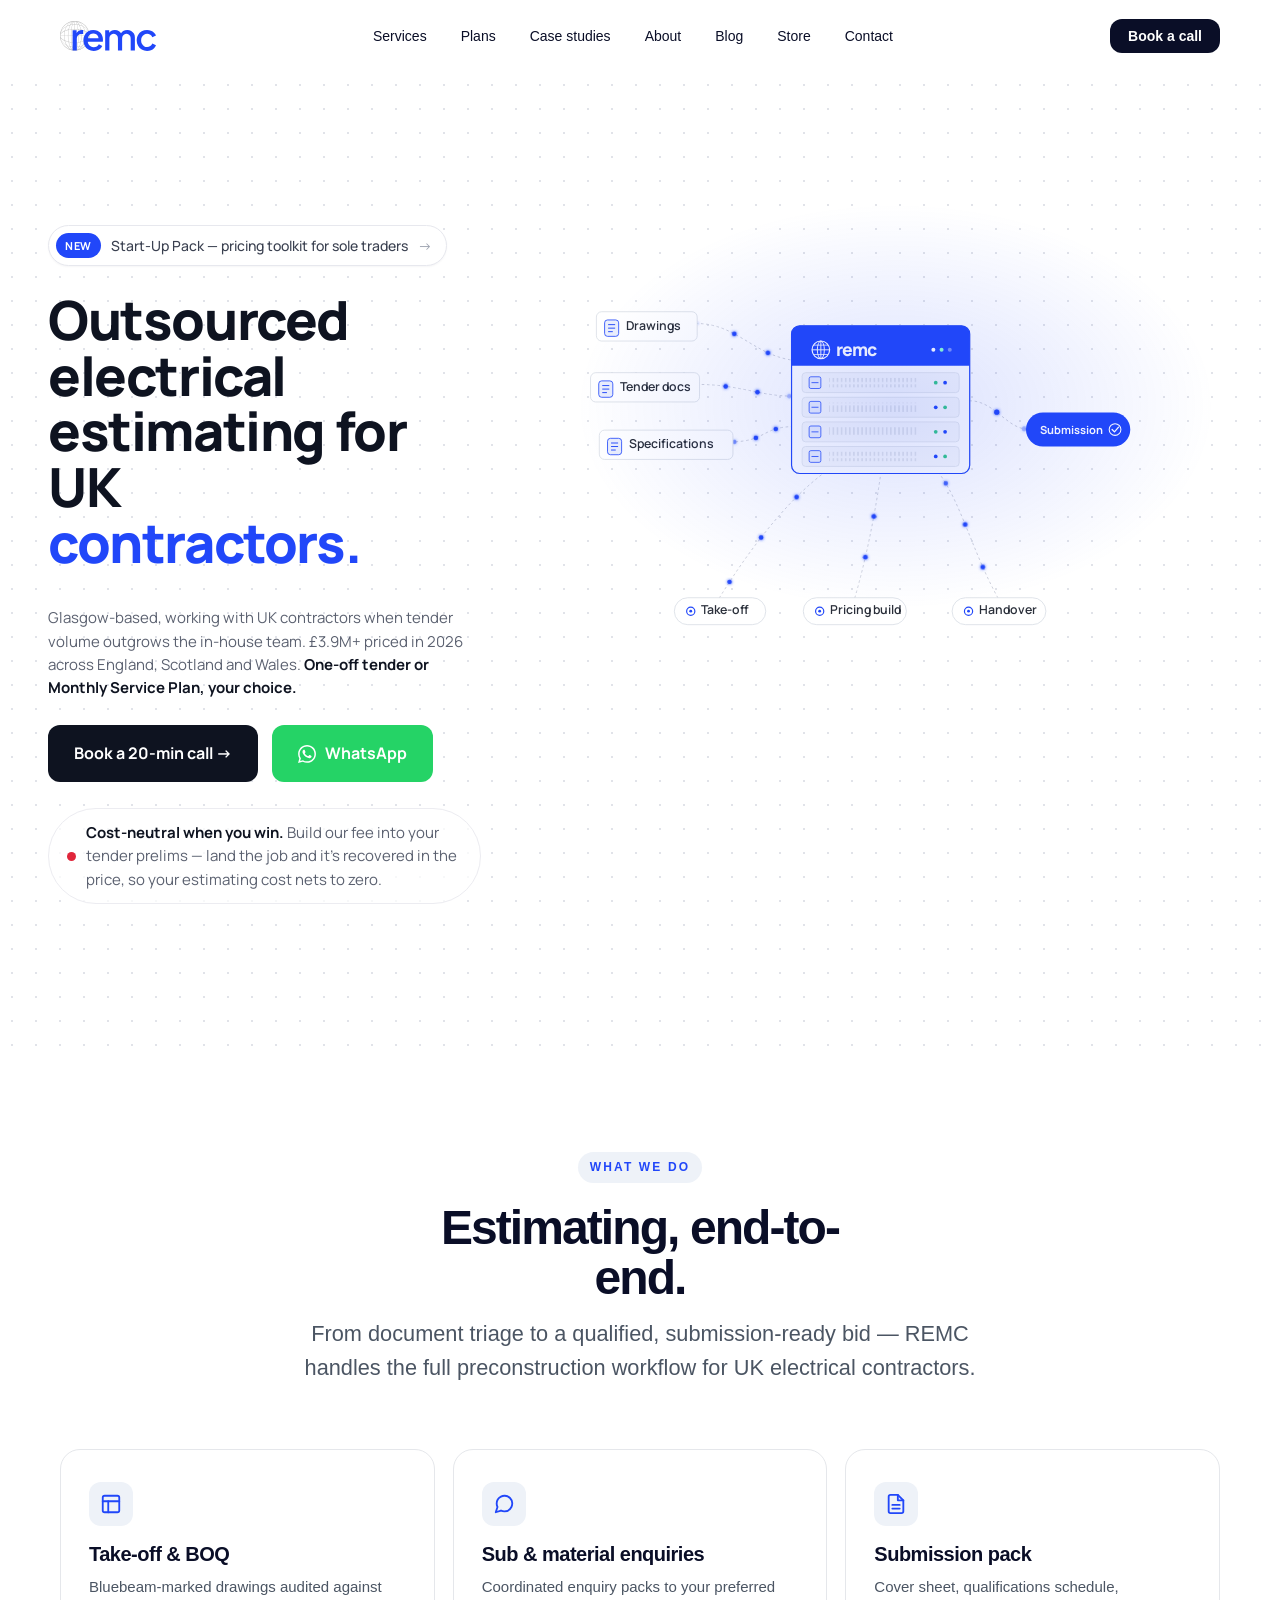
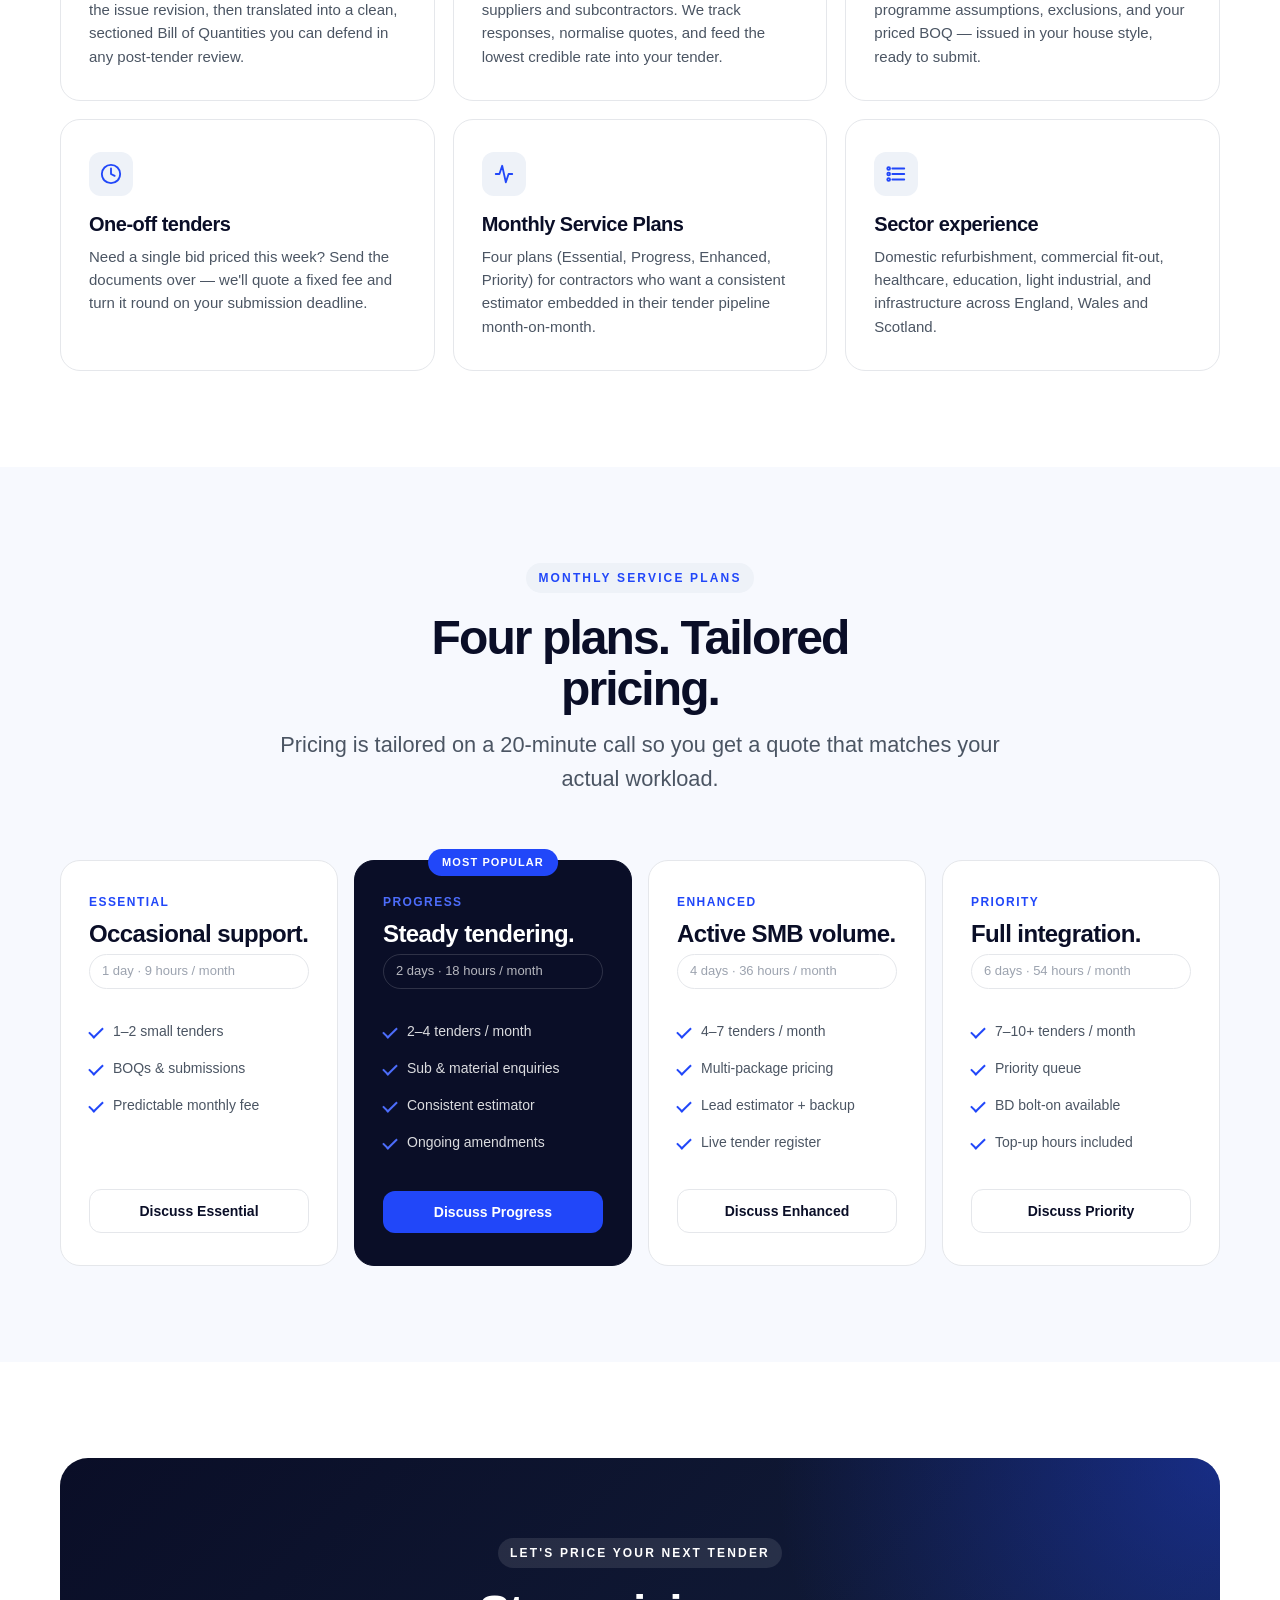
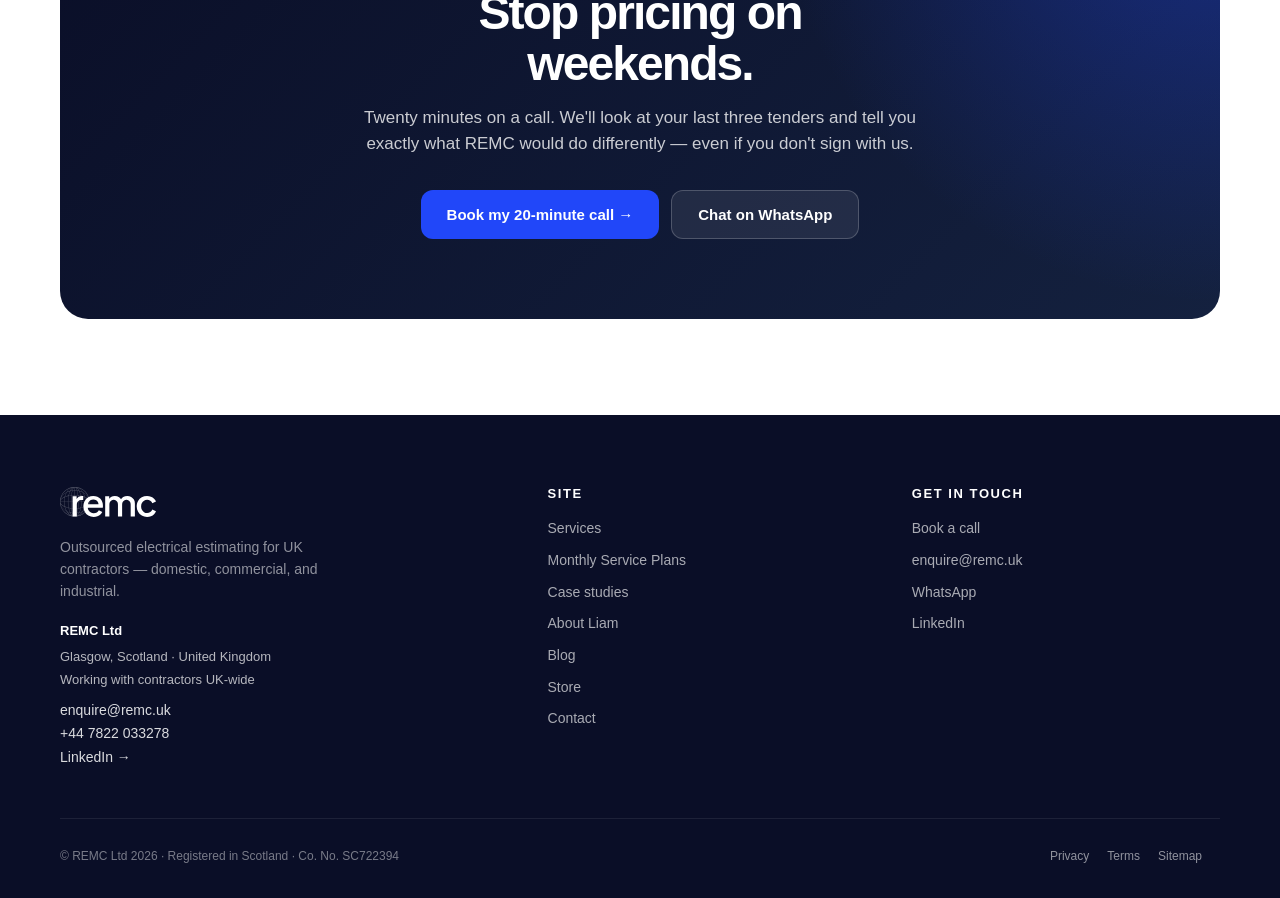
<file: index.html>
<!DOCTYPE html>
<html lang="en">
<head>
  <meta charset="UTF-8">
  <meta name="viewport" content="width=device-width, initial-scale=1.0">
  <title>remc | Outsourced electrical estimating · UK</title>
  <meta name="description" content="The outsourced electrical estimating and preconstruction service for UK contractors. Based in Glasgow, working with electrical contractors across the United Kingdom. Domestic, commercial, industrial.">

  <link rel="preconnect" href="https://fonts.googleapis.com">
  <link rel="preconnect" href="https://fonts.gstatic.com" crossorigin>
  <link href="https://fonts.googleapis.com/css2?family=Space+Grotesk:wght@400;500;600;700&family=Manrope:wght@400;500;600;700;800&display=swap" rel="stylesheet">

  <link href="https://assets.calendly.com/assets/external/widget.css" rel="stylesheet">
  <script src="https://assets.calendly.com/assets/external/widget.js" async></script>

  <link rel="stylesheet" href="styles.css">
  <style>
    /* ── Hero keyframes ── */
    @keyframes remcPulse    { 0%,100% { opacity:.18; } 50% { opacity:.5; } }
    @keyframes remcSubGlow  { 0%,100% { filter: drop-shadow(0 6px 18px rgba(33,71,249,.30)); } 50% { filter: drop-shadow(0 8px 26px rgba(33,71,249,.55)); } }
    @keyframes remcRing     { 0% { r:30px; opacity:.5; } 100% { r:170px; opacity:0; } }
    @keyframes remcDotBlink { 0%,100% { opacity:1; } 50% { opacity:.35; } }
    @keyframes remcCycle {
      0%,16%   { transform: translateY(0); }
      20%,36%  { transform: translateY(-20%); }
      40%,56%  { transform: translateY(-40%); }
      60%,76%  { transform: translateY(-60%); }
      80%,100% { transform: translateY(-80%); }
    }

    /* ── Hero section ── */
    .remc-hero-section {
      background: #ffffff;
      background-image: radial-gradient(circle, #e1e3e9 1.2px, transparent 1.4px);
      background-size: 24px 24px;
      font-family: 'Manrope', system-ui, sans-serif;
    }
    .remc-hero-grid {
      width: 100%; max-width: 1320px;
      display: grid; grid-template-columns: minmax(0, 0.80fr) minmax(0, 1.30fr);
      gap: 48px; align-items: center;
      margin: 0 auto; padding: 56px 48px;
    }
    .remc-hero-copy {
      display: flex; flex-direction: column;
      align-items: flex-start; gap: 26px;
      min-width: 0;
    }

    /* NEW badge pill */
    .remc-badge {
      display: inline-flex; align-items: center; gap: 10px;
      text-decoration: none;
      padding: 7px 14px 7px 7px;
      border: 1px solid #e7e8ee; border-radius: 999px;
      background: #fff; box-shadow: 0 1px 2px rgba(16,24,40,.04);
      font-size: 14px; color: #3a4050;
    }
    .remc-badge-new {
      display: inline-flex; align-items: center;
      background: #2147f9; color: #fff;
      font-weight: 700; font-size: 11px; letter-spacing: .06em;
      padding: 4px 9px; border-radius: 999px;
    }
    .remc-badge-text { font-weight: 500; }
    .remc-badge-arrow { color: #9aa0ad; }

    /* Heading */
    .remc-h1 {
      margin: 0;
      font-family: 'Manrope', system-ui, sans-serif;
      font-weight: 800; font-size: 54px;
      line-height: 1.03; letter-spacing: -.026em; color: #0e1320;
    }
    .cycle-wrap {
      position: relative; display: inline-flex;
      overflow: hidden; height: 1.22em;
      vertical-align: bottom; color: #2147f9;
    }
    .cycle-sizer { visibility: hidden; white-space: nowrap; }
    .cycle-list {
      position: absolute; left: 0; top: 0;
      display: flex; flex-direction: column;
      animation: remcCycle 9s cubic-bezier(.76,0,.24,1) infinite;
    }
    .cycle-item {
      display: flex; align-items: center;
      height: 1.22em; line-height: 1; white-space: nowrap;
    }

    /* Sub paragraph */
    .remc-sub {
      margin: 0; max-width: 540px;
      font-size: 15px; line-height: 1.55; color: #5b6170;
    }
    .remc-sub strong { color: #0e1320; font-weight: 700; }

    /* CTAs */
    .remc-ctas { display: flex; flex-wrap: wrap; gap: 14px; }
    .remc-btn-book {
      display: inline-flex; align-items: center; gap: 8px;
      text-decoration: none;
      background: #0e1320; color: #fff;
      font-family: 'Manrope', system-ui, sans-serif;
      font-weight: 700; font-size: 16px;
      padding: 16px 26px; border-radius: 12px;
    }
    .remc-btn-wa {
      display: inline-flex; align-items: center; gap: 9px;
      text-decoration: none;
      background: #25d366; color: #fff;
      font-family: 'Manrope', system-ui, sans-serif;
      font-weight: 700; font-size: 16px;
      padding: 16px 26px; border-radius: 12px;
    }

    /* USP pill */
    .remc-usp {
      display: inline-flex; align-items: center; gap: 10px;
      padding: 12px 18px;
      border: 1px solid #ececf1; border-radius: 999px;
      background: rgba(255,255,255,.75);
      font-size: 15px; color: #5b6170;
    }
    .remc-usp-dot {
      width: 9px; height: 9px; border-radius: 50%;
      background: #e0263b; flex: none;
    }
    .remc-usp strong { color: #0e1320; font-weight: 700; }

    /* Animation column */
    .remc-anim { position: relative; width: 100%; min-width: 0; }
    .remc-anim-glow {
      position: absolute;
      inset: -8% -4% -8% -4%;
      background: radial-gradient(ellipse 60% 56% at 52% 42%, rgba(33,71,249,.16), transparent 70%);
      pointer-events: none;
    }
    .remc-svg { width: 100%; height: auto; display: block; overflow: visible; }

    /* SVG animated elements */
    .remc-ring-1 { animation: remcRing 3.4s ease-out infinite; }
    .remc-ring-2 { animation: remcRing 3.4s ease-out infinite 1.7s; }
    .remc-card-pulse { animation: remcPulse 3.4s ease-in-out infinite; }
    .remc-dot-b1 { animation: remcDotBlink 1.5s ease-in-out infinite; }
    .remc-dot-b2 { animation: remcDotBlink 1.5s ease-in-out infinite .5s; }
    .remc-row-d1 { animation: remcDotBlink 1.8s ease-in-out infinite; }
    .remc-row-d2 { animation: remcDotBlink 1.8s ease-in-out infinite .3s; }
    .remc-row-d3 { animation: remcDotBlink 2.1s ease-in-out infinite .6s; }
    .remc-row-d4 { animation: remcDotBlink 2.1s ease-in-out infinite .9s; }
    .remc-row-d5 { animation: remcDotBlink 1.6s ease-in-out infinite .2s; }
    .remc-row-d6 { animation: remcDotBlink 1.6s ease-in-out infinite .7s; }
    .remc-row-d7 { animation: remcDotBlink 1.9s ease-in-out infinite .4s; }
    .remc-row-d8 { animation: remcDotBlink 1.9s ease-in-out infinite 1s; }
    .remc-sub-pill { animation: remcSubGlow 2.4s ease-in-out infinite; }

    /* Desktop: top-align so SVG starts at the same level as the heading */
    .remc-hero-grid { align-items: flex-start; }

    /* Responsive */
    @media (max-width: 980px) {
      .remc-hero-grid  { grid-template-columns: minmax(0, 1fr); gap: 12px; padding: 8px 20px 32px; }
      .remc-hero-copy  { text-align: center; align-items: center; gap: 16px; }
      .remc-ctas, .remc-usp { justify-content: center; }
      .remc-anim       { order: -1; width: calc(100% + 40px); margin: -20% -20px 0; }
      .remc-svg        { max-height: none; }
      .remc-h1         { font-size: 36px; }
      .remc-usp        { display: none; } /* hide below fold on mobile — buttons first */
    }
    @media (max-width: 560px) { .remc-h1 { font-size: 30px; } }
    @media (max-width: 380px) { .remc-h1 { font-size: 27px; } }
    @media (prefers-reduced-motion: reduce) { .remc-hero-section * { animation: none !important; } }
  </style>

  <script type="application/ld+json">
  {
    "@context": "https://schema.org",
    "@type": "ProfessionalService",
    "@id": "https://remc.uk/#organization",
    "name": "REMC Ltd",
    "alternateName": "REMC",
    "description": "Outsourced electrical estimating and preconstruction service for UK contractors. Domestic, commercial, industrial. One-off tenders or Monthly Service Plans.",
    "url": "https://remc.uk",
    "logo": "https://remc.uk/logo.png",
    "email": "enquire@remc.uk",
    "telephone": "+44-7822-033278",
    "founder": { "@type": "Person", "name": "Liam Macleod" },
    "address": {
      "@type": "PostalAddress",
      "addressLocality": "Glasgow",
      "addressRegion": "Scotland",
      "addressCountry": "GB"
    },
    "areaServed": [
      { "@type": "Country", "name": "United Kingdom" },
      { "@type": "Place", "name": "England" },
      { "@type": "Place", "name": "Scotland" },
      { "@type": "Place", "name": "Wales" },
      { "@type": "Place", "name": "Northern Ireland" }
    ],
    "serviceType": [
      "Electrical estimating",
      "Bill of Quantities (BOQ) preparation",
      "Bluebeam take-off services",
      "Preconstruction services",
      "Tender submission packs",
      "Monthly Service Plans"
    ],
    "priceRange": "££",
    "sameAs": [
      "https://www.linkedin.com/company/remc-uk"
    ]
  }
  </script>

  <meta property="og:type" content="website">
  <meta property="og:title" content="REMC | Outsourced electrical estimating · Glasgow-based, working UK-wide">
  <meta property="og:description" content="The outsourced electrical estimating and preconstruction service for UK contractors. Based in Glasgow, working with contractors across the United Kingdom.">
  <meta property="og:url" content="https://remc.uk/">
  <meta property="og:image" content="https://remc.uk/og-image.jpg">
  <meta name="twitter:card" content="summary_large_image">
</head>
<body>

  <svg style="display:none">
    <symbol id="globe" viewBox="0 0 100 100">
      <circle cx="50" cy="50" r="48"/><ellipse cx="50" cy="50" rx="48" ry="22"/>
      <ellipse cx="50" cy="50" rx="48" ry="10"/><line x1="50" y1="2" x2="50" y2="98"/>
      <ellipse cx="50" cy="50" rx="24" ry="48"/><ellipse cx="50" cy="50" rx="10" ry="48"/>
    </symbol>
  </svg>

  <header id="header">
    <div class="container">
      <nav class="nav">
        <a href="index.html" class="logo" aria-label="REMC — home"><img src="logo.svg" alt="REMC" class="logo-img" width="96" height="30"></a>
        <ul class="nav-links">
          <li><a href="services.html">Services</a></li>
          <li><a href="plans.html">Plans</a></li>
          <li><a href="case-studies.html">Case studies</a></li>
          <li><a href="about.html">About</a></li>
          <li><a href="blog.html">Blog</a></li>
          <li><a href="store.html">Store</a></li>
          <li><a href="contact.html">Contact</a></li>
        </ul>
        <a href="contact.html" class="btn btn-primary" style="display:none;" id="navCta">Book a call</a>
        <button class="nav-toggle" id="navToggle" aria-expanded="false" aria-controls="navDrawer" aria-label="Open menu">
          <span></span><span></span><span></span>
        </button>
      </nav>
    </div>
    <div class="nav-drawer" id="navDrawer">
      <ul>
        <li><a href="services.html">Services</a></li>
        <li><a href="plans.html">Plans</a></li>
        <li><a href="case-studies.html">Case studies</a></li>
        <li><a href="about.html">About</a></li>
        <li><a href="blog.html">Blog</a></li>
        <li><a href="store.html">Store</a></li>
        <li><a href="contact.html">Contact</a></li>
      </ul>
      <a href="contact.html" class="btn btn-primary drawer-cta">Book a call</a>
    </div>
  </header>

  <section class="remc-hero-section">
    <div class="remc-hero-grid">
      <div class="remc-hero-copy">
        <a href="store.html" class="remc-badge">
          <span class="remc-badge-new">NEW</span>
          <span class="remc-badge-text">Start-Up Pack — pricing toolkit for sole traders</span>
          <span class="remc-badge-arrow">→</span>
        </a>
        <h1 class="remc-h1">
          Outsourced electrical estimating for UK
          <span class="cycle-wrap" aria-label="contractors, sole traders, start-ups, and growing firms">
            <span class="cycle-sizer" aria-hidden="true">growing firms.</span>
            <span class="cycle-list" aria-hidden="true">
              <span class="cycle-item">contractors.</span>
              <span class="cycle-item">sole traders.</span>
              <span class="cycle-item">start-ups.</span>
              <span class="cycle-item">growing firms.</span>
              <span class="cycle-item">contractors.</span>
            </span>
          </span>
        </h1>
        <p class="remc-sub">Glasgow-based, working with UK contractors when tender volume outgrows the in-house team. £3.9M+ priced in 2026 across England, Scotland and Wales. <strong>One-off tender or Monthly Service Plan, your choice.</strong></p>
        <div class="remc-ctas">
          <a href="contact.html" class="remc-btn-book">Book a 20-min call →</a>
          <a href="https://wa.me/447822033278?text=Hi%20REMC%2C%20I%27d%20like%20to%20discuss%20outsourced%20electrical%20estimating" target="_blank" rel="noopener" class="remc-btn-wa">
            <svg width="18" height="18" viewBox="0 0 24 24" fill="#fff"><path d="M.057 24l1.687-6.163c-1.041-1.804-1.588-3.849-1.587-5.946.003-6.556 5.338-11.891 11.893-11.891 3.181.001 6.167 1.24 8.413 3.488 2.245 2.248 3.481 5.236 3.48 8.414-.003 6.557-5.338 11.892-11.893 11.892-1.99-.001-3.951-.5-5.688-1.448L.057 24zm6.597-3.807c1.676.995 3.276 1.591 5.392 1.592 5.448 0 9.886-4.434 9.889-9.885.002-5.462-4.415-9.89-9.881-9.892-5.452 0-9.887 4.434-9.889 9.884-.001 2.225.651 3.891 1.746 5.634l-.999 3.648 3.742-.981zm11.387-5.464c-.074-.124-.272-.198-.57-.347-.297-.149-1.758-.868-2.031-.967-.272-.099-.47-.149-.669.149-.198.297-.768.967-.941 1.165-.173.198-.347.223-.644.074-.297-.149-1.255-.462-2.39-1.475-.883-.788-1.48-1.761-1.653-2.059-.173-.297-.018-.458.13-.606.134-.133.297-.347.446-.521.151-.172.2-.296.3-.495.099-.198.05-.371-.025-.52-.075-.149-.669-1.612-.916-2.207-.242-.579-.487-.5-.669-.51l-.57-.01c-.198 0-.52.074-.792.372s-1.04 1.016-1.04 2.479 1.065 2.876 1.213 3.074c.149.198 2.095 3.2 5.076 4.487.71.306 1.263.489 1.694.626.712.226 1.36.194 1.872.118.571-.085 1.758-.719 2.006-1.413.248-.694.248-1.289.173-1.413z"></path></svg>
            WhatsApp
          </a>
        </div>
        <div class="remc-usp">
          <span class="remc-usp-dot"></span>
          <span><strong>Cost-neutral when you win.</strong> Build our fee into your tender prelims — land the job and it's recovered in the price, so your estimating cost nets to zero.</span>
        </div>
      </div>
      <div class="remc-anim">
        <div class="remc-anim-glow"></div>
        <svg class="remc-svg" viewBox="0 0 1200 760" xmlns="http://www.w3.org/2000/svg">
          <defs>
            <pattern id="remcVent" width="7" height="18" patternUnits="userSpaceOnUse"><line x1="1.4" y1="2" x2="1.4" y2="16" stroke="#c6cbd6" stroke-width="1.4"></line></pattern>
            <filter id="remcGlow" x="-120%" y="-120%" width="340%" height="340%"><feGaussianBlur stdDeviation="3" result="b"></feGaussianBlur><feMerge><feMergeNode in="b"></feMergeNode><feMergeNode in="SourceGraphic"></feMergeNode></feMerge></filter>
            <path id="rp1" d="M285,168 C 360,168 388,232 470,232" fill="none"></path>
            <path id="rp2" d="M286,272 C 360,272 392,292 450,292" fill="none"></path>
            <path id="rp3" d="M344,370 C 404,370 398,344 452,344" fill="none"></path>
            <path id="rp4" d="M325,636 C 372,560 436,474 502,424" fill="none"></path>
            <path id="rp5" d="M556,636 C 578,560 592,482 600,426" fill="none"></path>
            <path id="rp6" d="M800,636 C 758,560 736,472 700,424" fill="none"></path>
            <path id="rpSub" d="M752,300 C 794,300 816,348 850,348" fill="none"></path>
          </defs>
          <g stroke="#cdd1da" stroke-width="1.6" stroke-dasharray="3 6" stroke-linecap="round" fill="none"><use href="#rp1"></use><use href="#rp2"></use><use href="#rp3"></use><use href="#rp4"></use><use href="#rp5"></use><use href="#rp6"></use><use href="#rpSub"></use></g>
          <g fill="#2147f9" filter="url(#remcGlow)">
            <circle r="3.8"><animateMotion dur="3.4s" begin="0s" repeatCount="indefinite" calcMode="linear"><mpath href="#rp1"></mpath></animateMotion><animate attributeName="opacity" dur="3.4s" begin="0s" values="0;1;1;0" keyTimes="0;0.12;0.88;1" repeatCount="indefinite"></animate></circle>
            <circle r="3.8"><animateMotion dur="3.4s" begin="-1.13s" repeatCount="indefinite" calcMode="linear"><mpath href="#rp1"></mpath></animateMotion><animate attributeName="opacity" dur="3.4s" begin="-1.13s" values="0;1;1;0" keyTimes="0;0.12;0.88;1" repeatCount="indefinite"></animate></circle>
            <circle r="3.8"><animateMotion dur="3.4s" begin="-2.27s" repeatCount="indefinite" calcMode="linear"><mpath href="#rp1"></mpath></animateMotion><animate attributeName="opacity" dur="3.4s" begin="-2.27s" values="0;1;1;0" keyTimes="0;0.12;0.88;1" repeatCount="indefinite"></animate></circle>
            <circle r="3.8"><animateMotion dur="3.0s" begin="-0.6s" repeatCount="indefinite" calcMode="linear"><mpath href="#rp2"></mpath></animateMotion><animate attributeName="opacity" dur="3.0s" begin="-0.6s" values="0;1;1;0" keyTimes="0;0.12;0.88;1" repeatCount="indefinite"></animate></circle>
            <circle r="3.8"><animateMotion dur="3.0s" begin="-1.6s" repeatCount="indefinite" calcMode="linear"><mpath href="#rp2"></mpath></animateMotion><animate attributeName="opacity" dur="3.0s" begin="-1.6s" values="0;1;1;0" keyTimes="0;0.12;0.88;1" repeatCount="indefinite"></animate></circle>
            <circle r="3.8"><animateMotion dur="3.0s" begin="-2.6s" repeatCount="indefinite" calcMode="linear"><mpath href="#rp2"></mpath></animateMotion><animate attributeName="opacity" dur="3.0s" begin="-2.6s" values="0;1;1;0" keyTimes="0;0.12;0.88;1" repeatCount="indefinite"></animate></circle>
            <circle r="3.8"><animateMotion dur="3.6s" begin="-0.3s" repeatCount="indefinite" calcMode="linear"><mpath href="#rp3"></mpath></animateMotion><animate attributeName="opacity" dur="3.6s" begin="-0.3s" values="0;1;1;0" keyTimes="0;0.12;0.88;1" repeatCount="indefinite"></animate></circle>
            <circle r="3.8"><animateMotion dur="3.6s" begin="-1.5s" repeatCount="indefinite" calcMode="linear"><mpath href="#rp3"></mpath></animateMotion><animate attributeName="opacity" dur="3.6s" begin="-1.5s" values="0;1;1;0" keyTimes="0;0.12;0.88;1" repeatCount="indefinite"></animate></circle>
            <circle r="3.8"><animateMotion dur="3.6s" begin="-2.7s" repeatCount="indefinite" calcMode="linear"><mpath href="#rp3"></mpath></animateMotion><animate attributeName="opacity" dur="3.6s" begin="-2.7s" values="0;1;1;0" keyTimes="0;0.12;0.88;1" repeatCount="indefinite"></animate></circle>
            <circle r="3.8"><animateMotion dur="3.2s" begin="-0.2s" repeatCount="indefinite" calcMode="linear"><mpath href="#rp4"></mpath></animateMotion><animate attributeName="opacity" dur="3.2s" begin="-0.2s" values="0;1;1;0" keyTimes="0;0.12;0.88;1" repeatCount="indefinite"></animate></circle>
            <circle r="3.8"><animateMotion dur="3.2s" begin="-1.27s" repeatCount="indefinite" calcMode="linear"><mpath href="#rp4"></mpath></animateMotion><animate attributeName="opacity" dur="3.2s" begin="-1.27s" values="0;1;1;0" keyTimes="0;0.12;0.88;1" repeatCount="indefinite"></animate></circle>
            <circle r="3.8"><animateMotion dur="3.2s" begin="-2.34s" repeatCount="indefinite" calcMode="linear"><mpath href="#rp4"></mpath></animateMotion><animate attributeName="opacity" dur="3.2s" begin="-2.34s" values="0;1;1;0" keyTimes="0;0.12;0.88;1" repeatCount="indefinite"></animate></circle>
            <circle r="3.8"><animateMotion dur="2.8s" begin="-0.5s" repeatCount="indefinite" calcMode="linear"><mpath href="#rp5"></mpath></animateMotion><animate attributeName="opacity" dur="2.8s" begin="-0.5s" values="0;1;1;0" keyTimes="0;0.12;0.88;1" repeatCount="indefinite"></animate></circle>
            <circle r="3.8"><animateMotion dur="2.8s" begin="-1.43s" repeatCount="indefinite" calcMode="linear"><mpath href="#rp5"></mpath></animateMotion><animate attributeName="opacity" dur="2.8s" begin="-1.43s" values="0;1;1;0" keyTimes="0;0.12;0.88;1" repeatCount="indefinite"></animate></circle>
            <circle r="3.8"><animateMotion dur="2.8s" begin="-2.36s" repeatCount="indefinite" calcMode="linear"><mpath href="#rp5"></mpath></animateMotion><animate attributeName="opacity" dur="2.8s" begin="-2.36s" values="0;1;1;0" keyTimes="0;0.12;0.88;1" repeatCount="indefinite"></animate></circle>
            <circle r="3.8"><animateMotion dur="3.5s" begin="-0.9s" repeatCount="indefinite" calcMode="linear"><mpath href="#rp6"></mpath></animateMotion><animate attributeName="opacity" dur="3.5s" begin="-0.9s" values="0;1;1;0" keyTimes="0;0.12;0.88;1" repeatCount="indefinite"></animate></circle>
            <circle r="3.8"><animateMotion dur="3.5s" begin="-2.07s" repeatCount="indefinite" calcMode="linear"><mpath href="#rp6"></mpath></animateMotion><animate attributeName="opacity" dur="3.5s" begin="-2.07s" values="0;1;1;0" keyTimes="0;0.12;0.88;1" repeatCount="indefinite"></animate></circle>
            <circle r="3.8"><animateMotion dur="3.5s" begin="-3.24s" repeatCount="indefinite" calcMode="linear"><mpath href="#rp6"></mpath></animateMotion><animate attributeName="opacity" dur="3.5s" begin="-3.24s" values="0;1;1;0" keyTimes="0;0.12;0.88;1" repeatCount="indefinite"></animate></circle>
          </g>
          <g fill="#2147f9" filter="url(#remcGlow)">
            <circle r="4.4"><animateMotion dur="2.4s" begin="0s" repeatCount="indefinite" calcMode="linear"><mpath href="#rpSub"></mpath></animateMotion><animate attributeName="opacity" dur="2.4s" begin="0s" values="0;1;1;0" keyTimes="0;0.15;0.85;1" repeatCount="indefinite"></animate></circle>
            <circle r="4.4"><animateMotion dur="2.4s" begin="-1.2s" repeatCount="indefinite" calcMode="linear"><mpath href="#rpSub"></mpath></animateMotion><animate attributeName="opacity" dur="2.4s" begin="-1.2s" values="0;1;1;0" keyTimes="0;0.15;0.85;1" repeatCount="indefinite"></animate></circle>
          </g>
          <circle cx="600" cy="300" fill="none" stroke="#2147f9" stroke-width="1.5" class="remc-ring-1"></circle>
          <circle cx="600" cy="300" fill="none" stroke="#2147f9" stroke-width="1.5" class="remc-ring-2"></circle>
          <rect x="448" y="172" width="304" height="252" rx="14" fill="#ffffff" stroke="#c8cdd8" stroke-width="1.6"></rect>
          <rect x="448" y="172" width="304" height="252" rx="14" fill="none" stroke="#2147f9" stroke-width="2" class="remc-card-pulse"></rect>
          <path d="M448,186 a14,14 0 0 1 14,-14 h276 a14,14 0 0 1 14,14 v54 h-304 Z" fill="#2147f9"></path>
          <g transform="translate(498,213)"><circle cx="0" cy="0" r="15" fill="none" stroke="#ffffff" stroke-width="2"></circle><ellipse cx="0" cy="0" rx="6" ry="15" fill="none" stroke="#ffffff" stroke-width="1.6"></ellipse><line x1="-15" y1="0" x2="15" y2="0" stroke="#ffffff" stroke-width="1.6"></line><line x1="-12.5" y1="-8" x2="12.5" y2="-8" stroke="#ffffff" stroke-width="1.3"></line><line x1="-12.5" y1="8" x2="12.5" y2="8" stroke="#ffffff" stroke-width="1.3"></line><line x1="0" y1="-15" x2="0" y2="15" stroke="#ffffff" stroke-width="1.6"></line></g>
          <text x="524" y="223" font-family="'Manrope',sans-serif" font-weight="800" font-size="30" letter-spacing="-1.5" fill="#ffffff">remc</text>
          <circle cx="690" cy="213" r="3.4" fill="#ffffff" class="remc-dot-b1"></circle>
          <circle cx="704" cy="213" r="3.4" fill="#8fffce" class="remc-dot-b2"></circle>
          <circle cx="718" cy="213" r="3.4" fill="rgba(255,255,255,.4)"></circle>
          <g font-family="'Manrope',sans-serif">
            <rect x="466" y="252" width="268" height="34" rx="6" fill="#f7f8fb" stroke="#dde1e8" stroke-width="1.2"></rect><rect x="478" y="259" width="20" height="20" rx="3" fill="#eaeefc" stroke="#2147f9" stroke-width="1.3"></rect><line x1="482" y1="269" x2="494" y2="269" stroke="#2147f9" stroke-width="1.4"></line><rect x="512" y="261" width="150" height="16" fill="url(#remcVent)"></rect><circle cx="694" cy="269" r="3.2" fill="#34c98a" class="remc-row-d1"></circle><circle cx="710" cy="269" r="3.2" fill="#2147f9" class="remc-row-d2"></circle>
            <rect x="466" y="294" width="268" height="34" rx="6" fill="#f7f8fb" stroke="#dde1e8" stroke-width="1.2"></rect><rect x="478" y="301" width="20" height="20" rx="3" fill="#eaeefc" stroke="#2147f9" stroke-width="1.3"></rect><line x1="482" y1="311" x2="494" y2="311" stroke="#2147f9" stroke-width="1.4"></line><rect x="512" y="303" width="150" height="16" fill="url(#remcVent)"></rect><circle cx="694" cy="311" r="3.2" fill="#2147f9" class="remc-row-d3"></circle><circle cx="710" cy="311" r="3.2" fill="#34c98a" class="remc-row-d4"></circle>
            <rect x="466" y="336" width="268" height="34" rx="6" fill="#f7f8fb" stroke="#dde1e8" stroke-width="1.2"></rect><rect x="478" y="343" width="20" height="20" rx="3" fill="#eaeefc" stroke="#2147f9" stroke-width="1.3"></rect><line x1="482" y1="353" x2="494" y2="353" stroke="#2147f9" stroke-width="1.4"></line><rect x="512" y="345" width="150" height="16" fill="url(#remcVent)"></rect><circle cx="694" cy="353" r="3.2" fill="#34c98a" class="remc-row-d5"></circle><circle cx="710" cy="353" r="3.2" fill="#2147f9" class="remc-row-d6"></circle>
            <rect x="466" y="378" width="268" height="34" rx="6" fill="#f7f8fb" stroke="#dde1e8" stroke-width="1.2"></rect><rect x="478" y="385" width="20" height="20" rx="3" fill="#eaeefc" stroke="#2147f9" stroke-width="1.3"></rect><line x1="482" y1="395" x2="494" y2="395" stroke="#2147f9" stroke-width="1.4"></line><rect x="512" y="387" width="150" height="16" fill="url(#remcVent)"></rect><circle cx="694" cy="395" r="3.2" fill="#2147f9" class="remc-row-d7"></circle><circle cx="710" cy="395" r="3.2" fill="#34c98a" class="remc-row-d8"></circle>
          </g>
          <g font-family="'Manrope',sans-serif" font-weight="600" font-size="21" fill="#2a2f3a">
            <g><rect x="115" y="148" width="172" height="50" rx="9" fill="#ffffff" stroke="#dadee6" stroke-width="1.4"></rect><rect x="129" y="162" width="24" height="28" rx="5" fill="#eaeefc" stroke="#2147f9" stroke-width="1.4"></rect><line x1="135" y1="170" x2="147" y2="170" stroke="#2147f9" stroke-width="1.6"></line><line x1="135" y1="176" x2="147" y2="176" stroke="#2147f9" stroke-width="1.6"></line><line x1="135" y1="182" x2="143" y2="182" stroke="#2147f9" stroke-width="1.6"></line><text x="166" y="179">Drawings</text></g>
            <g><rect x="105" y="252" width="186" height="50" rx="9" fill="#ffffff" stroke="#dadee6" stroke-width="1.4"></rect><rect x="119" y="266" width="24" height="28" rx="5" fill="#eaeefc" stroke="#2147f9" stroke-width="1.4"></rect><line x1="125" y1="274" x2="137" y2="274" stroke="#2147f9" stroke-width="1.6"></line><line x1="125" y1="280" x2="137" y2="280" stroke="#2147f9" stroke-width="1.6"></line><line x1="125" y1="286" x2="133" y2="286" stroke="#2147f9" stroke-width="1.6"></line><text x="156" y="283">Tender docs</text></g>
            <g><rect x="120" y="350" width="228" height="50" rx="9" fill="#ffffff" stroke="#dadee6" stroke-width="1.4"></rect><rect x="134" y="364" width="24" height="28" rx="5" fill="#eaeefc" stroke="#2147f9" stroke-width="1.4"></rect><line x1="140" y1="372" x2="152" y2="372" stroke="#2147f9" stroke-width="1.6"></line><line x1="140" y1="378" x2="152" y2="378" stroke="#2147f9" stroke-width="1.6"></line><line x1="140" y1="384" x2="148" y2="384" stroke="#2147f9" stroke-width="1.6"></line><text x="171" y="381">Specifications</text></g>
          </g>
          <g font-family="'Manrope',sans-serif" font-weight="600" font-size="21" fill="#2a2f3a">
            <g><rect x="248" y="636" width="156" height="46" rx="23" fill="#ffffff" stroke="#dadee6" stroke-width="1.4"></rect><circle cx="276" cy="659" r="7" fill="none" stroke="#2147f9" stroke-width="2"></circle><circle cx="276" cy="659" r="2.4" fill="#2147f9"></circle><text x="294" y="664">Take-off</text></g>
            <g><rect x="468" y="636" width="176" height="46" rx="23" fill="#ffffff" stroke="#dadee6" stroke-width="1.4"></rect><circle cx="496" cy="659" r="7" fill="none" stroke="#2147f9" stroke-width="2"></circle><circle cx="496" cy="659" r="2.4" fill="#2147f9"></circle><text x="514" y="664">Pricing build</text></g>
            <g><rect x="722" y="636" width="160" height="46" rx="23" fill="#ffffff" stroke="#dadee6" stroke-width="1.4"></rect><circle cx="750" cy="659" r="7" fill="none" stroke="#2147f9" stroke-width="2"></circle><circle cx="750" cy="659" r="2.4" fill="#2147f9"></circle><text x="768" y="664">Handover</text></g>
          </g>
          <g class="remc-sub-pill">
            <rect x="848" y="320" width="178" height="58" rx="29" fill="#2147f9"></rect>
            <text x="872" y="356" font-family="'Manrope',sans-serif" font-weight="700" font-size="19" fill="#ffffff">Submission</text>
            <g stroke="#ffffff" stroke-width="2.2" fill="none" stroke-linejoin="round" stroke-linecap="round"><circle cx="1000" cy="349" r="10" stroke-width="1.8"></circle><path d="M995,349 L 999,353 L 1006,345"></path></g>
          </g>
        </svg>
      </div>
    </div>
  </section>

  <section id="services">
    <div class="container">
      <div class="section-header">
        <span class="eyebrow">What we do</span>
        <h2>Estimating, end-to-end.</h2>
        <p class="lead" style="margin: 0 auto;">From document triage to a qualified, submission-ready bid — REMC handles the full preconstruction workflow for UK electrical contractors.</p>
      </div>
      <div class="services-grid">
        <div class="service-card">
          <div class="icon"><svg viewBox="0 0 24 24" fill="none" stroke="currentColor" stroke-width="2" stroke-linecap="round" stroke-linejoin="round"><rect x="3" y="3" width="18" height="18" rx="2"/><line x1="3" y1="9" x2="21" y2="9"/><line x1="9" y1="21" x2="9" y2="9"/></svg></div>
          <h3>Take-off &amp; BOQ</h3>
          <p>Bluebeam-marked drawings audited against the issue revision, then translated into a clean, sectioned Bill of Quantities you can defend in any post-tender review.</p>
        </div>
        <div class="service-card">
          <div class="icon"><svg viewBox="0 0 24 24" fill="none" stroke="currentColor" stroke-width="2" stroke-linecap="round" stroke-linejoin="round"><path d="M21 11.5a8.38 8.38 0 0 1-.9 3.8 8.5 8.5 0 0 1-7.6 4.7 8.38 8.38 0 0 1-3.8-.9L3 21l1.9-5.7a8.38 8.38 0 0 1-.9-3.8 8.5 8.5 0 0 1 4.7-7.6 8.38 8.38 0 0 1 3.8-.9h.5a8.48 8.48 0 0 1 8 8v.5z"/></svg></div>
          <h3>Sub &amp; material enquiries</h3>
          <p>Coordinated enquiry packs to your preferred suppliers and subcontractors. We track responses, normalise quotes, and feed the lowest credible rate into your tender.</p>
        </div>
        <div class="service-card">
          <div class="icon"><svg viewBox="0 0 24 24" fill="none" stroke="currentColor" stroke-width="2" stroke-linecap="round" stroke-linejoin="round"><path d="M14 2H6a2 2 0 0 0-2 2v16a2 2 0 0 0 2 2h12a2 2 0 0 0 2-2V8z"/><polyline points="14 2 14 8 20 8"/><line x1="16" y1="13" x2="8" y2="13"/><line x1="16" y1="17" x2="8" y2="17"/></svg></div>
          <h3>Submission pack</h3>
          <p>Cover sheet, qualifications schedule, programme assumptions, exclusions, and your priced BOQ — issued in your house style, ready to submit.</p>
        </div>
        <div class="service-card">
          <div class="icon"><svg viewBox="0 0 24 24" fill="none" stroke="currentColor" stroke-width="2" stroke-linecap="round" stroke-linejoin="round"><circle cx="12" cy="12" r="10"/><polyline points="12 6 12 12 16 14"/></svg></div>
          <h3>One-off tenders</h3>
          <p>Need a single bid priced this week? Send the documents over — we'll quote a fixed fee and turn it round on your submission deadline.</p>
        </div>
        <div class="service-card">
          <div class="icon"><svg viewBox="0 0 24 24" fill="none" stroke="currentColor" stroke-width="2" stroke-linecap="round" stroke-linejoin="round"><polyline points="3 12 7 12 10 3 14 21 17 12 21 12"/></svg></div>
          <h3>Monthly Service Plans</h3>
          <p>Four plans (Essential, Progress, Enhanced, Priority) for contractors who want a consistent estimator embedded in their tender pipeline month-on-month.</p>
        </div>
        <div class="service-card">
          <div class="icon"><svg viewBox="0 0 24 24" fill="none" stroke="currentColor" stroke-width="2" stroke-linecap="round" stroke-linejoin="round"><line x1="8" y1="6" x2="21" y2="6"/><line x1="8" y1="12" x2="21" y2="12"/><line x1="8" y1="18" x2="21" y2="18"/><circle cx="4" cy="6" r="1.5"/><circle cx="4" cy="12" r="1.5"/><circle cx="4" cy="18" r="1.5"/></svg></div>
          <h3>Sector experience</h3>
          <p>Domestic refurbishment, commercial fit-out, healthcare, education, light industrial, and infrastructure across England, Wales and Scotland.</p>
        </div>
      </div>
    </div>
  </section>

  <section id="plans" style="background: var(--brand-soft);">
    <div class="container">
      <div class="section-header">
        <span class="eyebrow">Monthly Service Plans</span>
        <h2>Four plans. Tailored pricing.</h2>
        <p class="lead" style="margin: 0 auto;">Pricing is tailored on a 20-minute call so you get a quote that matches your actual workload.</p>
      </div>
      <div class="plans-grid">
        <div class="plan-card">
          <div class="plan-name">Essential</div>
          <h3>Occasional support.</h3>
          <span class="plan-tag">1 day · 9 hours / month</span>
          <ul class="plan-feats">
            <li class="plan-feat">1–2 small tenders</li>
            <li class="plan-feat">BOQs &amp; submissions</li>
            <li class="plan-feat">Predictable monthly fee</li>
          </ul>
          <a href="contact.html" class="btn btn-ghost plan-cta">Discuss Essential</a>
        </div>
        <div class="plan-card featured">
          <div class="plan-name">Progress</div>
          <h3>Steady tendering.</h3>
          <span class="plan-tag">2 days · 18 hours / month</span>
          <ul class="plan-feats">
            <li class="plan-feat">2–4 tenders / month</li>
            <li class="plan-feat">Sub &amp; material enquiries</li>
            <li class="plan-feat">Consistent estimator</li>
            <li class="plan-feat">Ongoing amendments</li>
          </ul>
          <a href="contact.html" class="btn btn-brand plan-cta">Discuss Progress</a>
        </div>
        <div class="plan-card">
          <div class="plan-name">Enhanced</div>
          <h3>Active SMB volume.</h3>
          <span class="plan-tag">4 days · 36 hours / month</span>
          <ul class="plan-feats">
            <li class="plan-feat">4–7 tenders / month</li>
            <li class="plan-feat">Multi-package pricing</li>
            <li class="plan-feat">Lead estimator + backup</li>
            <li class="plan-feat">Live tender register</li>
          </ul>
          <a href="contact.html" class="btn btn-ghost plan-cta">Discuss Enhanced</a>
        </div>
        <div class="plan-card">
          <div class="plan-name">Priority</div>
          <h3>Full integration.</h3>
          <span class="plan-tag">6 days · 54 hours / month</span>
          <ul class="plan-feats">
            <li class="plan-feat">7–10+ tenders / month</li>
            <li class="plan-feat">Priority queue</li>
            <li class="plan-feat">BD bolt-on available</li>
            <li class="plan-feat">Top-up hours included</li>
          </ul>
          <a href="contact.html" class="btn btn-ghost plan-cta">Discuss Priority</a>
        </div>
      </div>
    </div>
  </section>

  <section id="contact">
    <div class="container">
      <div class="cta-banner">
        <span class="eyebrow" style="background: rgba(255,255,255,0.1); color: white;">Let's price your next tender</span>
        <h2>Stop pricing on weekends.</h2>
        <p>Twenty minutes on a call. We'll look at your last three tenders and tell you exactly what REMC would do differently — even if you don't sign with us.</p>
        <div class="ctas">
          <a href="#" class="btn btn-brand">Book my 20-minute call →</a>
          <a href="https://wa.me/447822033278" target="_blank" rel="noopener" class="btn btn-ghost">Chat on WhatsApp</a>
        </div>
      </div>
    </div>
  </section>

  <footer>
    <div class="container">
      <div class="footer-grid">
        <div class="footer-brand">
          <a href="index.html" class="logo" aria-label="REMC — home"><img src="logo-white.svg" alt="REMC" class="logo-img" width="96" height="30"></a>
          <p>Outsourced electrical estimating for UK contractors — domestic, commercial, and industrial.</p>
          <div class="footer-nap" style="margin-top: 18px; font-size: 13px; line-height: 1.7; color: rgba(255,255,255,0.7);">
            <strong style="color: white; display: block; margin-bottom: 4px;">REMC Ltd</strong>
            Glasgow, Scotland · United Kingdom<br>
            Working with contractors UK-wide
            <a href="mailto:enquire@remc.uk" style="color: rgba(255,255,255,0.85); display: block; margin-top: 8px;">enquire@remc.uk</a>
            <a href="https://wa.me/447822033278" style="color: rgba(255,255,255,0.85); display: block;">+44 7822 033278</a>
            <a href="https://www.linkedin.com/company/remc-uk" style="color: rgba(255,255,255,0.85); display: block;">LinkedIn →</a>
          </div>
        </div>
        <div>
          <h4>Site</h4>
          <ul>
            <li><a href="services.html">Services</a></li>
            <li><a href="#plans">Monthly Service Plans</a></li>
            <li><a href="case-studies.html">Case studies</a></li>
            <li><a href="about.html">About Liam</a></li>
            <li><a href="blog.html">Blog</a></li>
            <li><a href="store.html">Store</a></li>
            <li><a href="contact.html">Contact</a></li>
          </ul>
        </div>
        <div>
          <h4>Get in touch</h4>
          <ul>
            <li><a href="contact.html">Book a call</a></li>
            <li><a href="mailto:enquire@remc.uk">enquire@remc.uk</a></li>
            <li><a href="https://wa.me/447822033278">WhatsApp</a></li>
            <li><a href="https://www.linkedin.com/company/remc-uk">LinkedIn</a></li>
          </ul>
        </div>
      </div>
      <div class="footer-base">
        <div>© REMC Ltd 2026 · Registered in Scotland · Co. No. SC722394</div>
        <div class="links"><a href="#">Privacy</a><a href="#">Terms</a><a href="#">Sitemap</a></div>
      </div>
    </div>
  </footer>

  <script>
    const header = document.getElementById('header');
    window.addEventListener('scroll', () => header.classList.toggle('scrolled', window.scrollY > 8));

    // Show desktop CTA button, hamburger handles mobile
    const navCta = document.getElementById('navCta');
    if (window.matchMedia('(min-width: 1024px)').matches) navCta.style.display = '';
    window.matchMedia('(min-width: 1024px)').addEventListener('change', e => { navCta.style.display = e.matches ? '' : 'none'; });

    // Mobile nav toggle
    const navToggle = document.getElementById('navToggle');
    const navDrawer = document.getElementById('navDrawer');
    navToggle.addEventListener('click', () => {
      const open = navDrawer.classList.toggle('is-open');
      navToggle.setAttribute('aria-expanded', open);
      document.body.style.overflow = open ? 'hidden' : '';
    });
    navDrawer.addEventListener('click', e => {
      if (e.target.tagName === 'A') {
        navDrawer.classList.remove('is-open');
        navToggle.setAttribute('aria-expanded', 'false');
        document.body.style.overflow = '';
      }
    });
    document.addEventListener('click', function(e) {
      const a = e.target.closest('a');
      if (!a) return;
      const text = a.textContent.trim();
      if (/^(Book a|Book my|Discuss\b|Hold my)/i.test(text)) {
        if (typeof Calendly !== 'undefined') {
          e.preventDefault();
          Calendly.initPopupWidget({url: 'https://calendly.com/enquire-remc'});
        }
      }
    });
  </script>
</body>
</html>
</file>
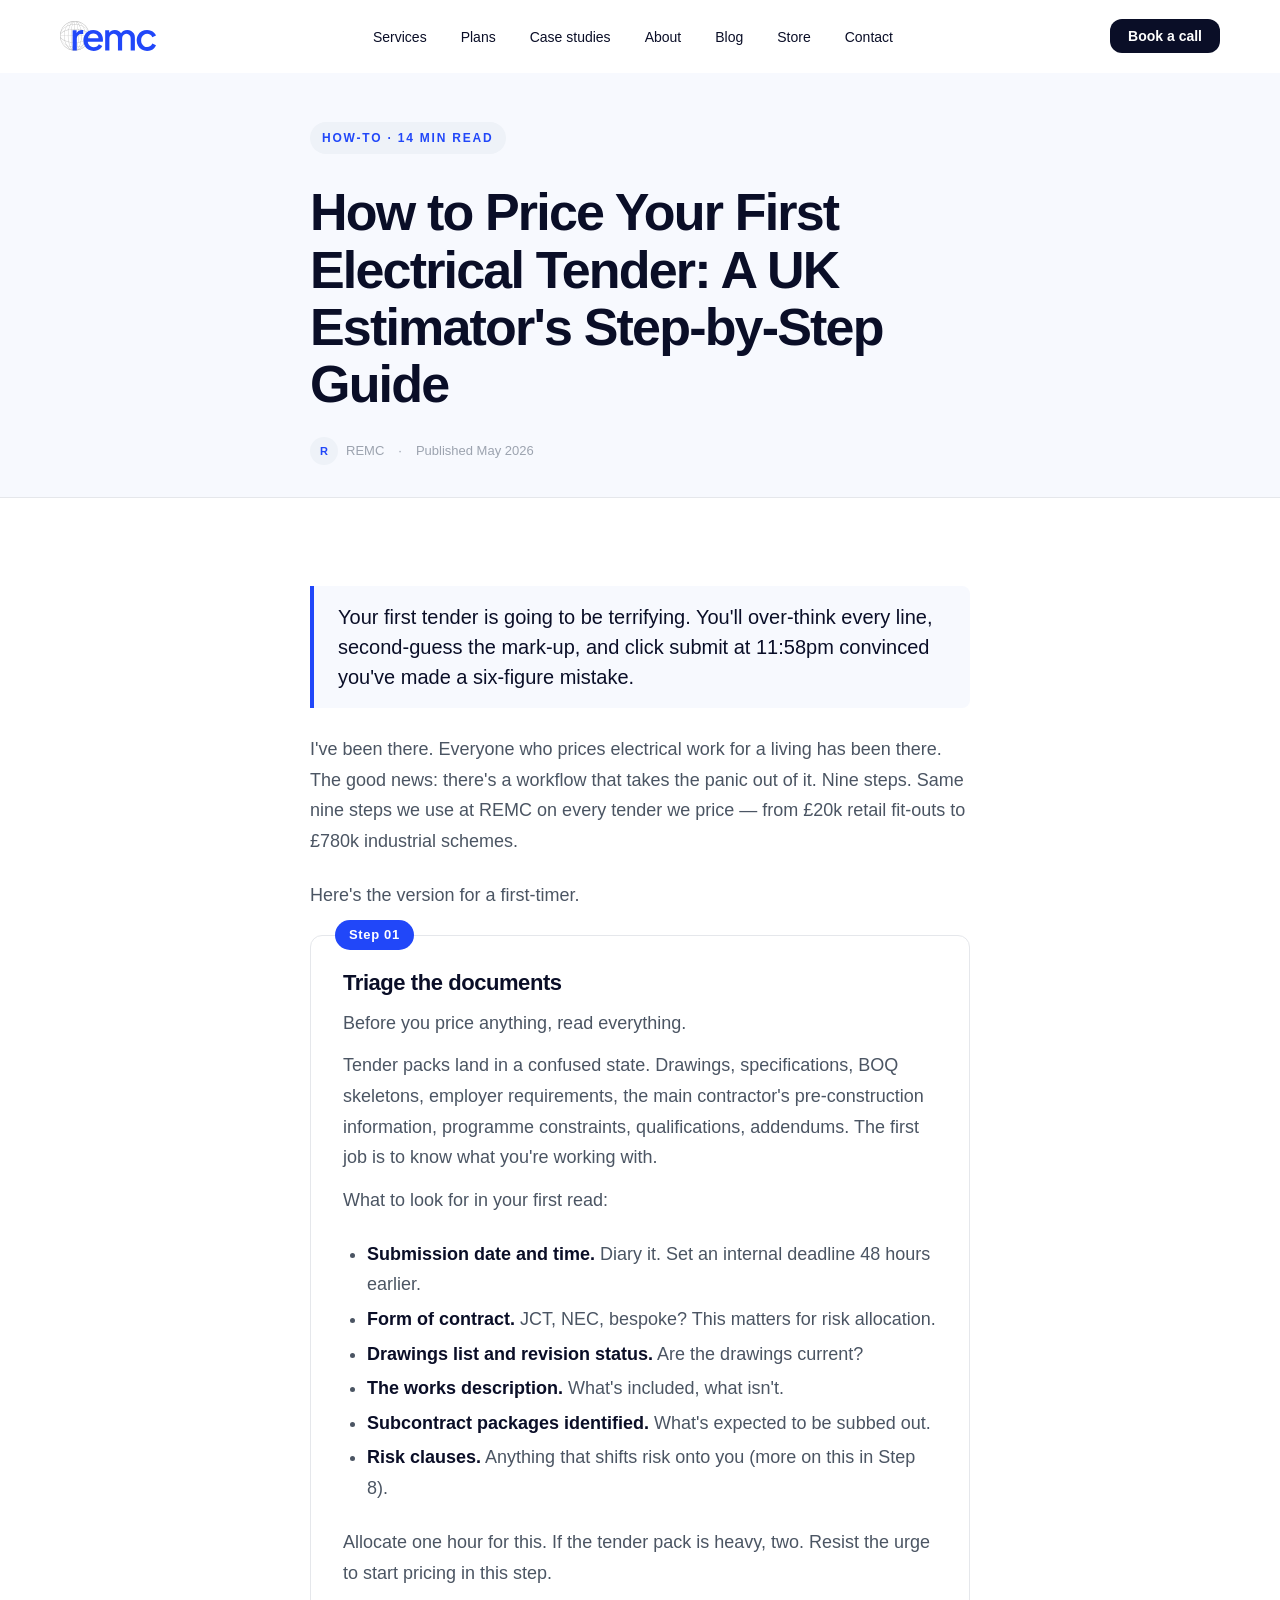
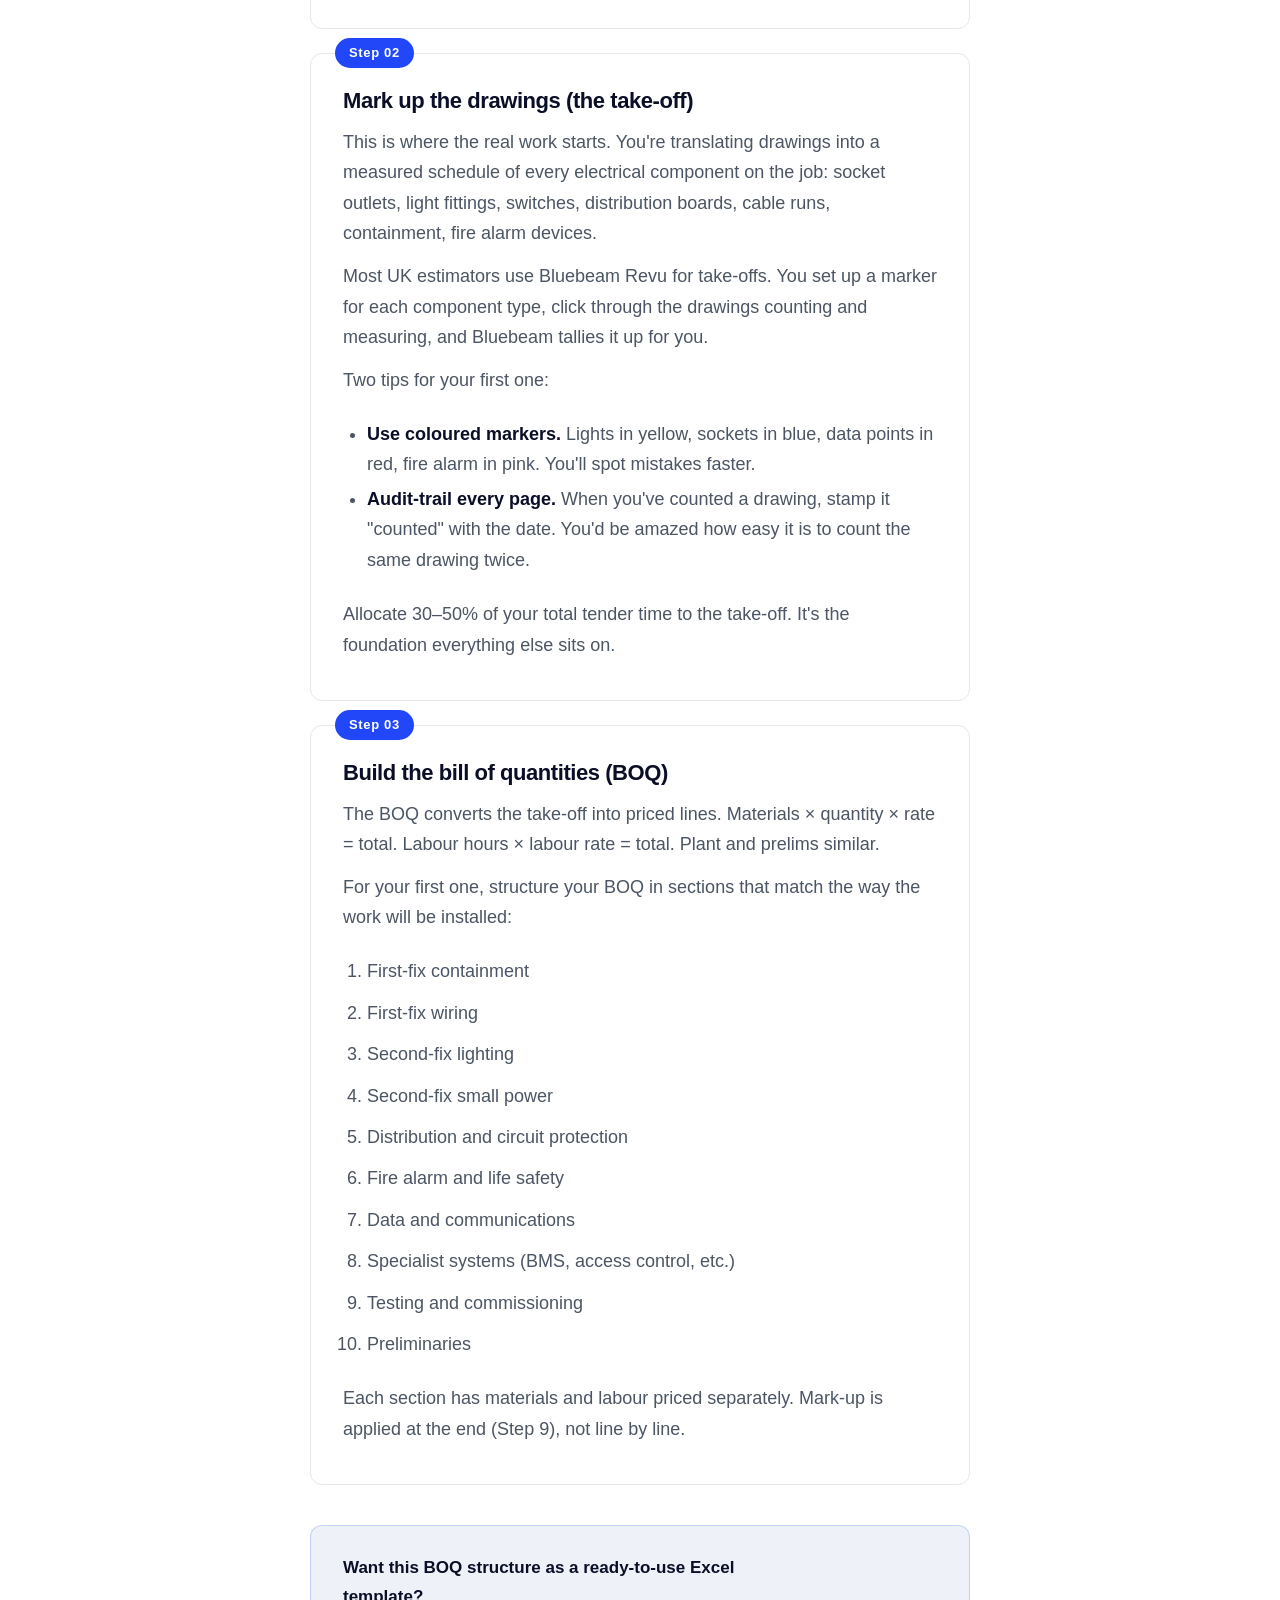
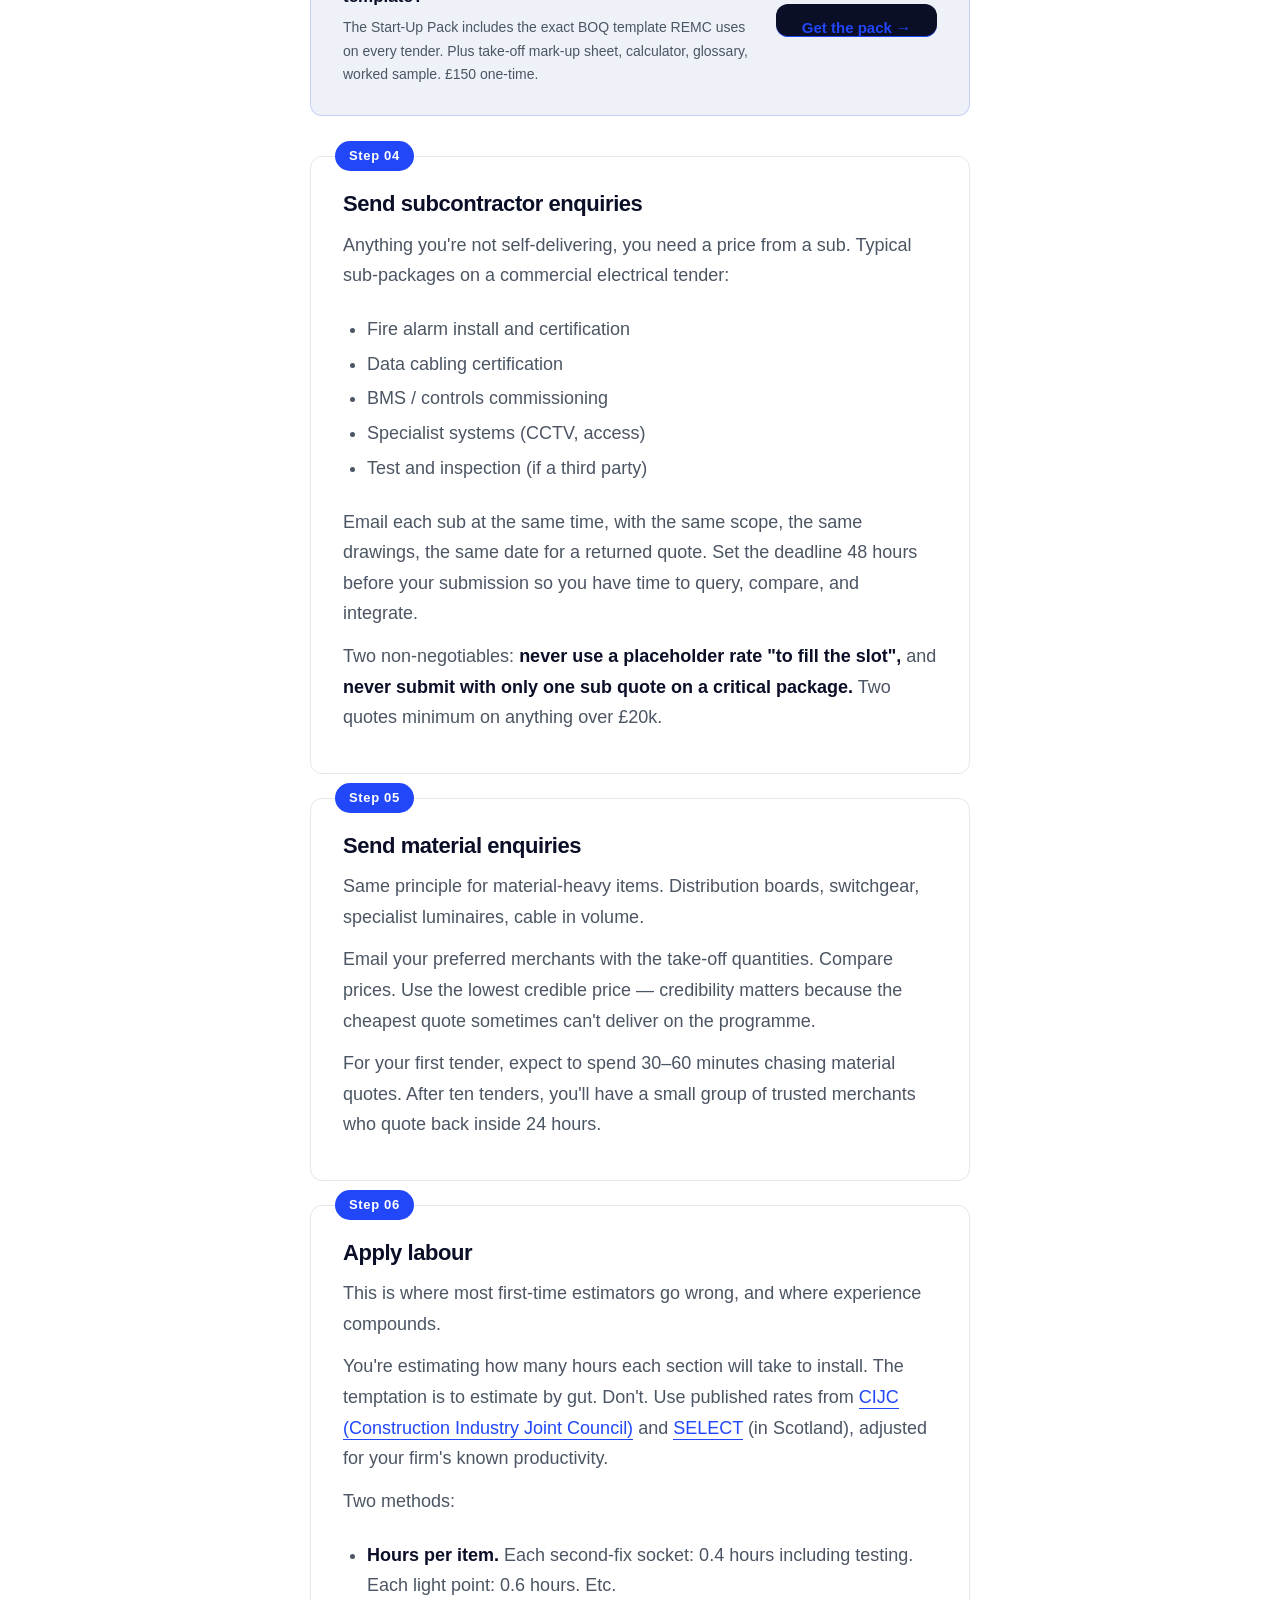
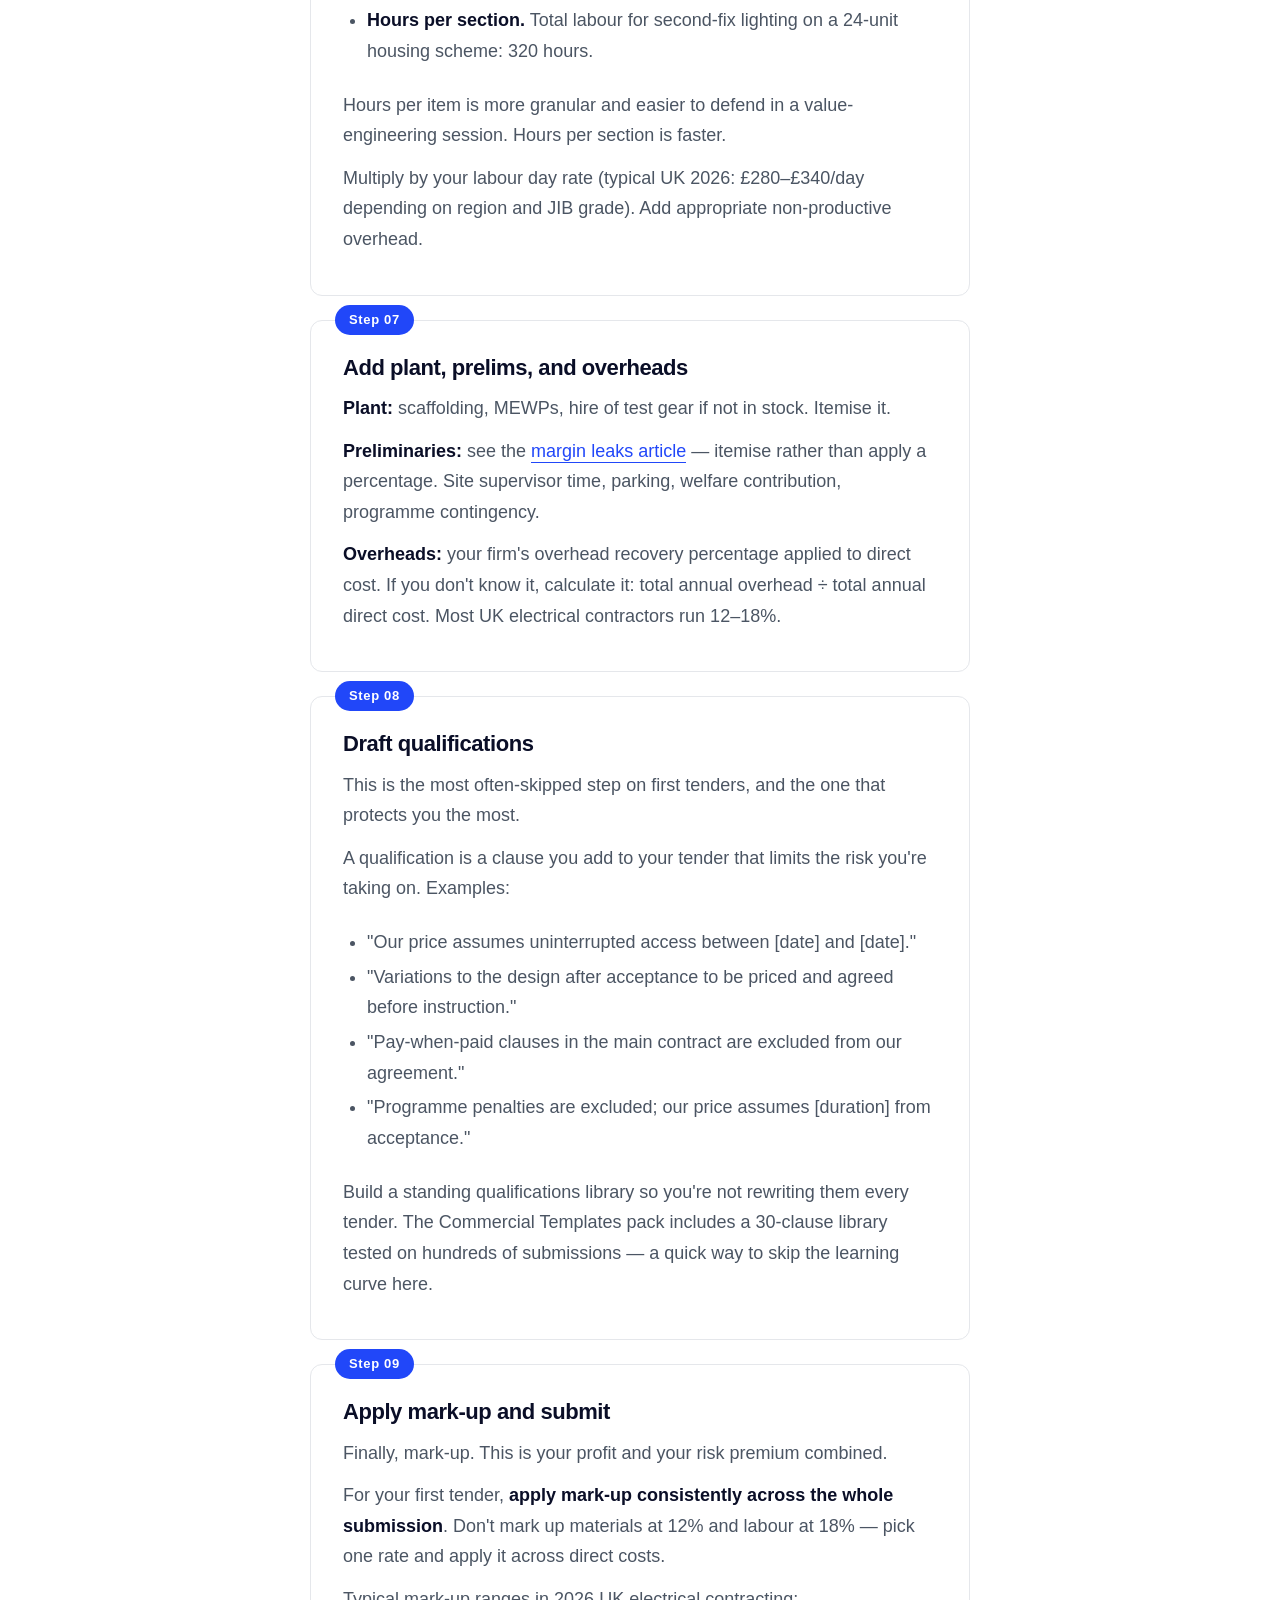
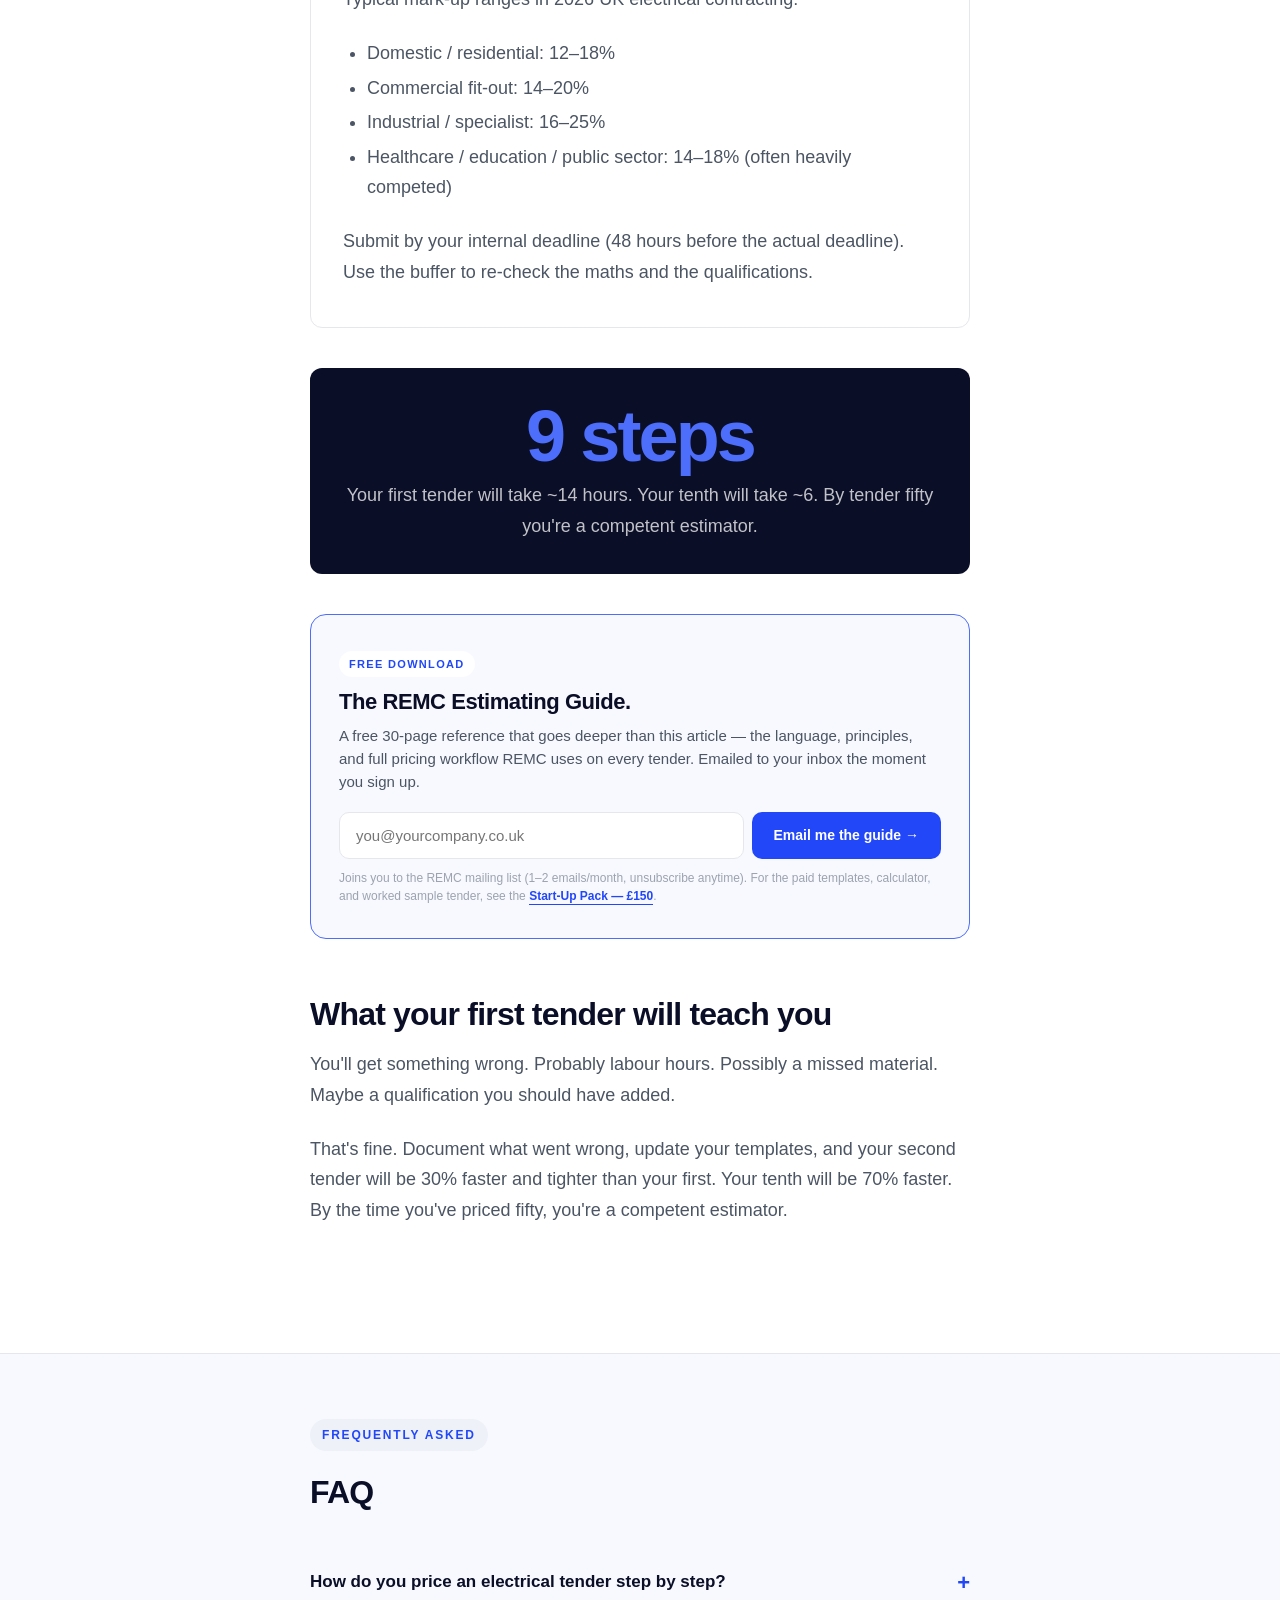
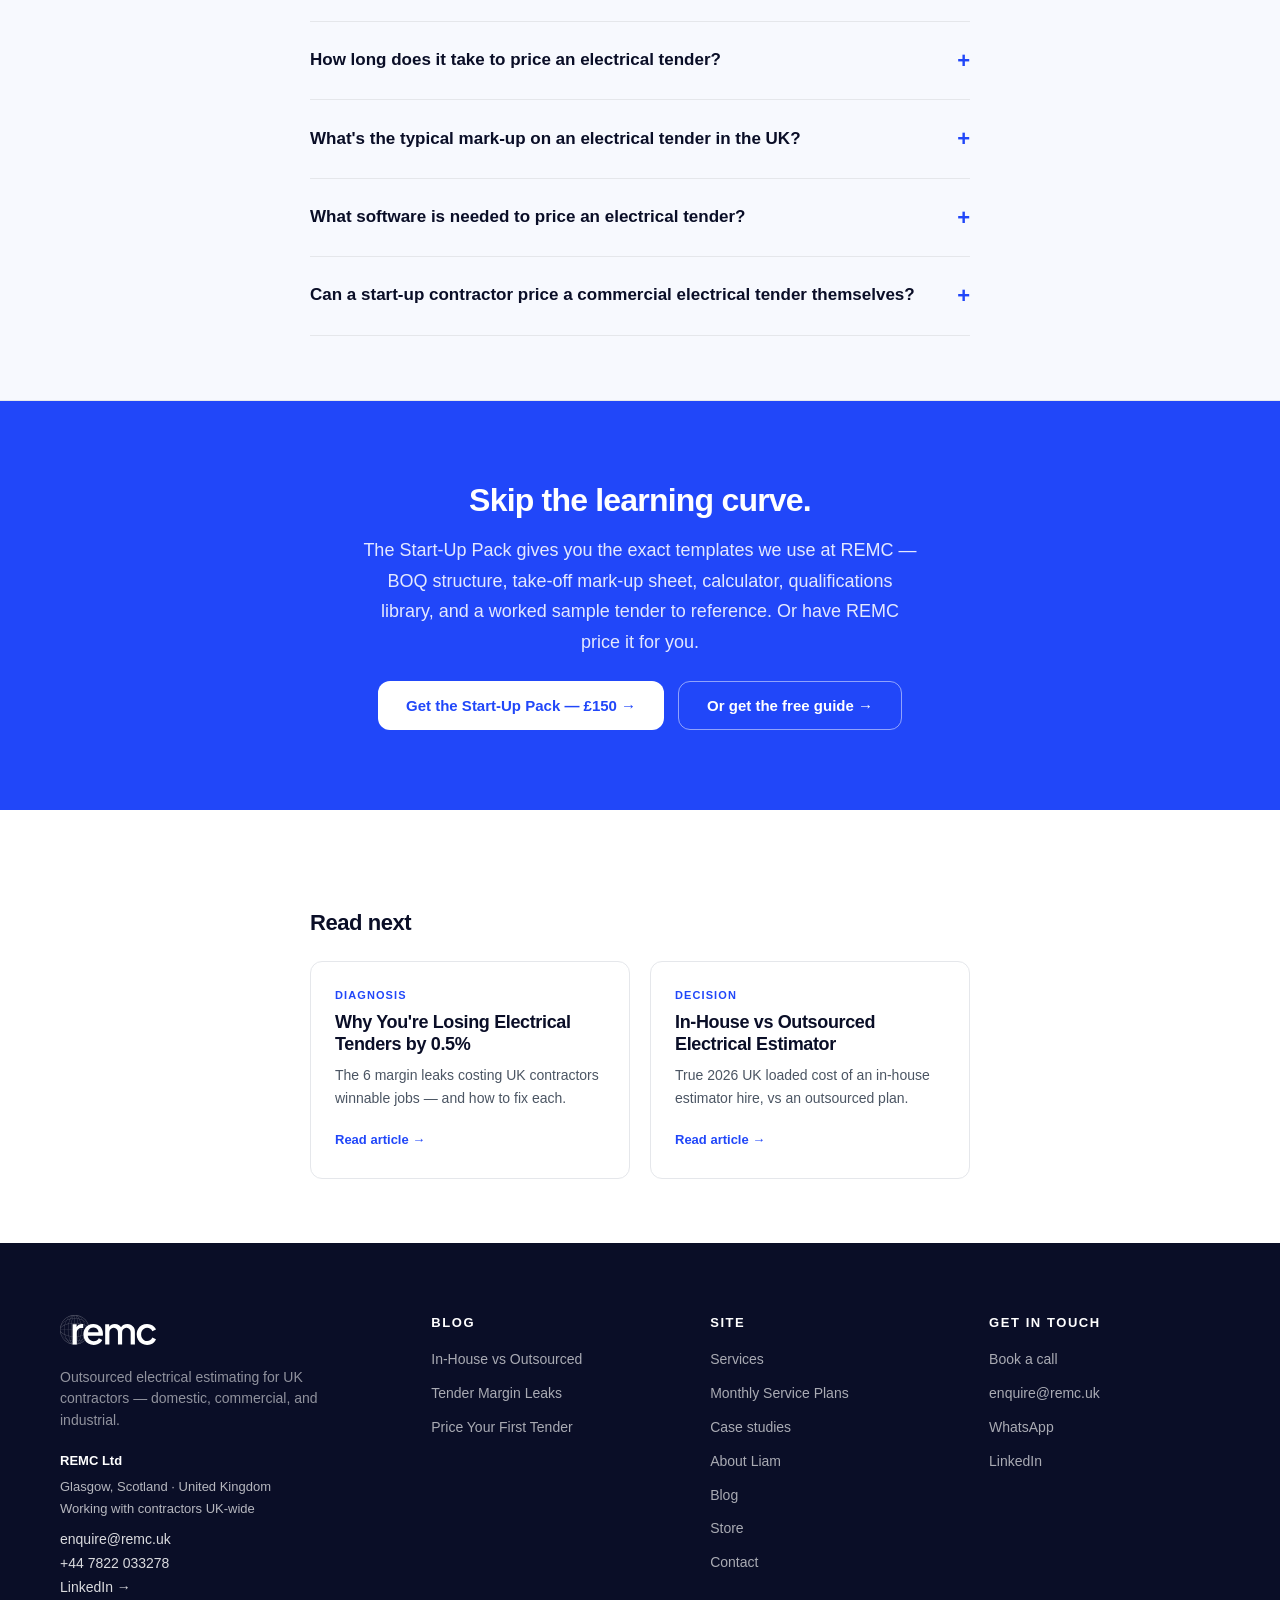
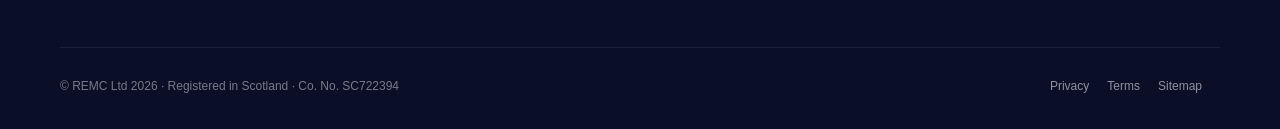
<file: blog-first-tender-guide.html>
<!DOCTYPE html>
<html lang="en">
<head>
  <meta charset="UTF-8">
  <meta name="viewport" content="width=device-width, initial-scale=1.0">
  <title>How to Price Your First Electrical Tender (UK Step-by-Step Guide, 2026) | remc</title>
  <meta name="description" content="Pricing your first electrical tender? Here's the 9-step workflow we use on every REMC submission — from take-off to qualified bid.">
  <link rel="canonical" href="https://remc.uk/blog/how-to-price-your-first-electrical-tender/">
  <link rel="preconnect" href="https://fonts.googleapis.com">
  <link rel="preconnect" href="https://fonts.gstatic.com" crossorigin>
  <link href="https://fonts.googleapis.com/css2?family=Space+Grotesk:wght@400;500;600;700&display=swap" rel="stylesheet">

  <!-- Calendly assets -->
  <link href="https://assets.calendly.com/assets/external/widget.css" rel="stylesheet">
  <script src="https://assets.calendly.com/assets/external/widget.js" async></script>

<script type="application/ld+json">
  {
    "@context": "https://schema.org",
    "@type": "HowTo",
    "name": "How to Price Your First Electrical Tender (UK)",
    "description": "9-step workflow for pricing a UK electrical tender, from triaging the documents to applying mark-up.",
    "totalTime": "PT8H",
    "step": [
      {"@type": "HowToStep", "name": "Triage the documents", "text": "Read everything before you price anything. Note submission date, contract form, drawings status, works scope, subcontract packages, risk clauses."},
      {"@type": "HowToStep", "name": "Mark up the drawings", "text": "Use Bluebeam Revu with coloured markers per component type. Audit-trail every page. Allocate 30-50% of your tender time here."},
      {"@type": "HowToStep", "name": "Build the bill of quantities", "text": "Structure your BOQ in 10 sections matching the installation sequence: containment, first-fix, second-fix, distribution, fire alarm, data, specialist, testing, prelims."},
      {"@type": "HowToStep", "name": "Send subcontractor enquiries", "text": "Email all subs simultaneously with the same scope and a deadline 48 hours before your submission. Never use placeholder rates."},
      {"@type": "HowToStep", "name": "Send material enquiries", "text": "Email preferred merchants with take-off quantities. Compare prices. Use the lowest credible quote."},
      {"@type": "HowToStep", "name": "Apply labour", "text": "Use published CIJC rates adjusted for your firm's productivity. Hours-per-item is more defensible than hours-per-section."},
      {"@type": "HowToStep", "name": "Add plant, prelims, overheads", "text": "Itemise plant and prelims. Apply your firm's overhead recovery percentage (typically 12-18%) to direct cost."},
      {"@type": "HowToStep", "name": "Draft qualifications", "text": "Add clauses limiting risk: access assumptions, design-change pricing, pay-when-paid exclusion, programme penalty exclusion."},
      {"@type": "HowToStep", "name": "Apply mark-up and submit", "text": "Apply a single consistent mark-up across direct costs: 12-18% domestic, 14-20% commercial, 16-25% industrial. Submit 48 hours early."}
    ]
  }
  </script>
  <script type="application/ld+json">
  {
    "@context": "https://schema.org",
    "@type": "FAQPage",
    "mainEntity": [
      { "@type": "Question", "name": "How do you price an electrical tender step by step?",
        "acceptedAnswer": { "@type": "Answer", "text": "Nine steps: triage documents, take off the drawings, build the BOQ, send sub enquiries, send material enquiries, apply labour, add plant and prelims, draft qualifications, apply mark-up and submit." }},
      { "@type": "Question", "name": "How long does it take to price an electrical tender?",
        "acceptedAnswer": { "@type": "Answer", "text": "A typical mid-size UK commercial tender (£100k-£500k) takes 8-14 hours to price properly. Smaller domestic jobs (£20k-£50k) take 3-5 hours." }}
    ]
  }
  </script>

  <link rel="stylesheet" href="styles.css">
  <style>
    body { font-family: -apple-system, BlinkMacSystemFont, 'SF Pro Text', 'SF Pro Display', 'Helvetica Neue', Helvetica, Arial, sans-serif; color: var(--body); background: var(--bg); line-height: 1.7; font-size: 18px; -webkit-font-smoothing: antialiased; }
    h1, h2, h3, h4 { font-family: -apple-system, BlinkMacSystemFont, 'SF Pro Text', 'SF Pro Display', 'Helvetica Neue', Helvetica, Arial, sans-serif; color: var(--ink); font-weight: 700; line-height: 1.2; letter-spacing: -0.02em; }
    h1 { font-size: clamp(36px, 5vw, 52px); letter-spacing: -0.035em; line-height: 1.1; }
    h2 { font-size: clamp(24px, 3vw, 32px); margin: 56px 0 16px; letter-spacing: -0.025em; }
    h3 { font-size: clamp(20px, 2.2vw, 22px); margin: 36px 0 12px; }
    .article-body p { margin-bottom: 1.3em; max-width: none; }
    .article-body strong { color: var(--ink); font-weight: 600; }
    .article-body em { font-style: italic; }
    .article-body a { color: var(--brand); border-bottom: 1px solid var(--brand); padding-bottom: 1px; }
    .article-body ul, .article-body ol { margin: 1.3em 0 1.3em 24px; }
    .article-body li { margin-bottom: 0.6em; }
    
    
    .article-container { max-width: 740px; margin: 0 auto; padding: 0 24px; }
    @media (min-width: 768px) { .article-container { padding: 0 40px; } }
    .eyebrow { display: inline-block; font-size: 12px; font-weight: 600; text-transform: uppercase; letter-spacing: 0.15em; color: var(--brand); margin-bottom: 14px; }
    
    
    
    .btn-light { background: white; color: var(--brand); border: 1.5px solid var(--brand); }
    .btn-light:hover { background: var(--brand); color: white; }
    .btn-dark { background: var(--ink); color: white; }
    
    
    
    
    
    
    
    
    
    
    
    .article-header { padding: 48px 0 32px; background: var(--brand-soft); border-bottom: 1px solid var(--divider); }
    .article-header h1 { margin: 16px 0 24px; }
    
    
    .article-meta-top { display: flex; flex-wrap: wrap; gap: 14px; font-size: 13px; color: var(--muted); align-items: center; margin-top: 8px; }
    .author-pill { display: inline-flex; align-items: center; gap: 8px; }
    .author-avatar { width: 28px; height: 28px; border-radius: 50%; background: var(--brand-tint); color: var(--brand); display: flex; align-items: center; justify-content: center; font-weight: 700; font-size: 11px; }
    .article-body { padding: 56px 0; }
    .pull-quote { border-left: 4px solid var(--brand); padding: 16px 24px; margin: 32px 0; background: var(--brand-soft); border-radius: 0 8px 8px 0; font-size: 20px; font-weight: 500; color: var(--ink); line-height: 1.5; }
    .step-block { background: white; border: 1.5px solid var(--divider); border-radius: 12px; padding: 28px 32px; margin: 24px 0; position: relative; }
    .step-block .step-num { position: absolute; top: -16px; left: 24px; background: var(--brand); color: white; padding: 4px 14px; border-radius: 100px; font-size: 13px; font-weight: 700; letter-spacing: 0.05em; font-variant-numeric: tabular-nums; }
    .step-block h3 { margin: 6px 0 12px; font-size: 22px; }
    .step-block p { margin-bottom: 12px; }
    .step-block ul li { margin-bottom: 4px; }
    .step-block:last-child { margin-bottom: 0; }
    .stat-callout { background: var(--ink); color: white; padding: 32px; border-radius: 12px; margin: 40px 0; text-align: center; }
    .stat-callout .num { font-size: clamp(48px, 6vw, 72px); font-weight: 700; color: var(--brand-light); letter-spacing: -0.04em; line-height: 1; font-variant-numeric: tabular-nums; }
    .stat-callout p { color: rgba(255,255,255,0.75); margin: 8px 0 0; }
    .inline-cta { background: var(--brand-tint); border: 1px solid rgba(32,70,248,0.2); border-radius: 12px; padding: 28px 32px; margin: 40px 0; display: flex; align-items: center; gap: 24px; flex-wrap: wrap; }
    .inline-cta-text { flex: 1; min-width: 240px; }
    .inline-cta-text strong { color: var(--ink); display: block; font-size: 17px; margin-bottom: 4px; }
    .inline-cta-text p { font-size: 14px; color: var(--body); margin: 0; }
    .faq { background: var(--brand-soft); padding: 64px 0; margin-top: 48px; border-top: 1px solid var(--divider); border-bottom: 1px solid var(--divider); }
    .faq-list { max-width: 740px; margin: 32px auto 0; }
    .faq-list details { border-bottom: 1px solid var(--divider); }
    .faq-list summary { list-style: none; cursor: pointer; padding: 20px 0; font-size: 17px; font-weight: 600; color: var(--ink); display: flex; justify-content: space-between; align-items: center; gap: 24px; }
    .faq-list summary::-webkit-details-marker { display: none; }
    .faq-list summary::after { content: '+'; font-size: 22px; color: var(--brand); flex-shrink: 0; }
    .faq-list details[open] summary::after { content: '−'; }
    .faq-list .answer { padding: 0 0 24px; font-size: 16px; line-height: 1.7; color: var(--body); }
    .lead-magnet { background: var(--brand-soft, #F7F9FE); border: 1px solid var(--brand-light, #4d6dfb); border-radius: 16px; padding: 32px 28px; margin: 40px 0; }
    .lead-magnet .tag { display: inline-block; font-size: 11px; font-weight: 700; letter-spacing: 0.12em; text-transform: uppercase; color: var(--brand); background: white; padding: 4px 10px; border-radius: 100px; margin-bottom: 12px; }
    .lead-magnet h3 { font-size: 22px; margin: 0 0 8px; color: var(--ink); }
    .lead-magnet > p { margin: 0 0 18px; color: var(--body); font-size: 15px; line-height: 1.55; }
    .lead-magnet form { display: flex; gap: 8px; flex-wrap: wrap; }
    .lead-magnet input[type="email"] { flex: 1; min-width: 220px; padding: 14px 16px; font-size: 15px; font-family: inherit; border: 1px solid var(--divider, #E5E7EB); border-radius: 10px; background: white; color: var(--ink); outline: none; transition: border-color 0.15s; }
    .lead-magnet input[type="email"]:focus { border-color: var(--brand); box-shadow: 0 0 0 3px rgba(33,71,249,0.12); }
    .lead-magnet button { padding: 14px 22px; font-size: 14px; font-weight: 600; border: none; border-radius: 10px; cursor: pointer; background: var(--brand); color: white; font-family: inherit; transition: background 0.2s; }
    .lead-magnet button:hover { background: var(--brand-dark, #1837D6); }
    .lead-magnet .small { font-size: 12px; color: var(--muted, #9CA3AF); margin: 10px 0 0; }
    .lead-magnet .success { display: none; padding: 18px 20px; border-radius: 10px; background: white; border: 1px solid var(--brand); color: var(--ink); font-size: 15px; line-height: 1.55; }
    .lead-magnet .success strong { display: block; margin-bottom: 6px; }
    .lead-magnet .success a { color: var(--brand); font-weight: 600; text-decoration: underline; }
    .lead-magnet.is-submitted form, .lead-magnet.is-submitted .small { display: none; }
    .lead-magnet.is-submitted .success { display: block; }
    .next-step { background: var(--brand); color: white; padding: 80px 24px; text-align: center; }
    .next-step h2 { color: white; margin-top: 0; }
    .next-step p { color: rgba(255,255,255,0.88); max-width: 56ch; margin: 0 auto 24px; }
    .next-step .btn-white { background: white; color: var(--brand); border: none; padding: 16px 28px; }
    .next-step .ctas { display: flex; gap: 14px; justify-content: center; flex-wrap: wrap; }
    .next-step .btn-outline { background: transparent; color: white; border: 1.5px solid rgba(255,255,255,0.5); padding: 16px 28px; }
    .related { padding: 64px 0; }
    .related-grid { display: grid; grid-template-columns: 1fr; gap: 20px; }
    @media (min-width: 768px) { .related-grid { grid-template-columns: 1fr 1fr; } }
    .related-card { background: white; border: 1px solid var(--divider); border-radius: 12px; padding: 24px; transition: all 0.2s; }
    .related-card:hover { border-color: var(--brand); transform: translateY(-2px); }
    .related-card .article-category { font-weight: 700; text-transform: uppercase; letter-spacing: 0.1em; color: var(--brand); font-size: 11px; margin-bottom: 8px; display: block; }
    .related-card h4 { font-size: 18px; margin-bottom: 8px; }
    .related-card p { font-size: 14px; margin: 0 0 12px; color: var(--body); }
    .related-card a { font-size: 13px; font-weight: 600; color: var(--brand); border-bottom: none; }
    @media (min-width: 768px) { .footer-grid { grid-template-columns: 1.4fr 1fr 1fr 1fr; gap: 48px; } }
  </style>
</head>
<body>

  <svg style="display:none">
    <symbol id="globe" viewBox="0 0 100 100">
      <circle cx="50" cy="50" r="48"/><ellipse cx="50" cy="50" rx="48" ry="22"/>
      <ellipse cx="50" cy="50" rx="48" ry="10"/><line x1="50" y1="2" x2="50" y2="98"/>
      <ellipse cx="50" cy="50" rx="24" ry="48"/><ellipse cx="50" cy="50" rx="10" ry="48"/>
    </symbol>
  </svg>

  <header id="header">
    <div class="container">
      <nav class="nav">
        <a href="index.html" class="logo" aria-label="REMC — home"><img src="logo.svg" alt="REMC" class="logo-img" width="96" height="30"></a>
        <ul class="nav-links">
          <li><a href="services.html">Services</a></li>
          <li><a href="plans.html">Plans</a></li>
          <li><a href="case-studies.html">Case studies</a></li>
          <li><a href="about.html">About</a></li>
          <li><a href="blog.html">Blog</a></li>
          <li><a href="store.html">Store</a></li>
          <li><a href="contact.html">Contact</a></li>
        </ul>
        <a href="contact.html" class="btn btn-primary" style="display:none;" id="navCta">Book a call</a>
        <button class="nav-toggle" id="navToggle" aria-expanded="false" aria-controls="navDrawer" aria-label="Open menu">
          <span></span><span></span><span></span>
        </button>
      </nav>
    </div>
    <div class="nav-drawer" id="navDrawer">
      <ul >
          <li><a href="services.html">Services</a></li>
          <li><a href="plans.html">Plans</a></li>
          <li><a href="case-studies.html">Case studies</a></li>
          <li><a href="about.html">About</a></li>
          <li><a href="blog.html">Blog</a></li>
          <li><a href="store.html">Store</a></li>
          <li><a href="contact.html">Contact</a></li>
        </ul>
      <a href="contact.html" class="btn btn-primary drawer-cta">Book a call</a>
    </div>
  </header>

  <section class="article-header">
    <div class="article-container">
      <span class="eyebrow">How-to · 14 min read</span>
      <h1>How to Price Your First Electrical Tender: A UK Estimator's Step-by-Step Guide</h1>
      <div class="article-meta-top">
        <span class="author-pill"><span class="author-avatar">R</span><span>REMC</span></span>
        <span>·</span>
        <span>Published May 2026</span>
      </div>
    </div>
  </section>

  <section class="article-body">
    <div class="article-container">

      <p class="pull-quote">Your first tender is going to be terrifying. You'll over-think every line, second-guess the mark-up, and click submit at 11:58pm convinced you've made a six-figure mistake.</p>

      <p>I've been there. Everyone who prices electrical work for a living has been there. The good news: there's a workflow that takes the panic out of it. Nine steps. Same nine steps we use at REMC on every tender we price — from £20k retail fit-outs to £780k industrial schemes.</p>

      <p>Here's the version for a first-timer.</p>

      <div class="step-block">
        <span class="step-num">Step 01</span>
        <h3>Triage the documents</h3>
        <p>Before you price anything, read everything.</p>
        <p>Tender packs land in a confused state. Drawings, specifications, BOQ skeletons, employer requirements, the main contractor's pre-construction information, programme constraints, qualifications, addendums. The first job is to know what you're working with.</p>
        <p>What to look for in your first read:</p>
        <ul>
          <li><strong>Submission date and time.</strong> Diary it. Set an internal deadline 48 hours earlier.</li>
          <li><strong>Form of contract.</strong> JCT, NEC, bespoke? This matters for risk allocation.</li>
          <li><strong>Drawings list and revision status.</strong> Are the drawings current?</li>
          <li><strong>The works description.</strong> What's included, what isn't.</li>
          <li><strong>Subcontract packages identified.</strong> What's expected to be subbed out.</li>
          <li><strong>Risk clauses.</strong> Anything that shifts risk onto you (more on this in Step 8).</li>
        </ul>
        <p>Allocate one hour for this. If the tender pack is heavy, two. Resist the urge to start pricing in this step.</p>
      </div>

      <div class="step-block">
        <span class="step-num">Step 02</span>
        <h3>Mark up the drawings (the take-off)</h3>
        <p>This is where the real work starts. You're translating drawings into a measured schedule of every electrical component on the job: socket outlets, light fittings, switches, distribution boards, cable runs, containment, fire alarm devices.</p>
        <p>Most UK estimators use Bluebeam Revu for take-offs. You set up a marker for each component type, click through the drawings counting and measuring, and Bluebeam tallies it up for you.</p>
        <p>Two tips for your first one:</p>
        <ul>
          <li><strong>Use coloured markers.</strong> Lights in yellow, sockets in blue, data points in red, fire alarm in pink. You'll spot mistakes faster.</li>
          <li><strong>Audit-trail every page.</strong> When you've counted a drawing, stamp it "counted" with the date. You'd be amazed how easy it is to count the same drawing twice.</li>
        </ul>
        <p>Allocate 30–50% of your total tender time to the take-off. It's the foundation everything else sits on.</p>
      </div>

      <div class="step-block">
        <span class="step-num">Step 03</span>
        <h3>Build the bill of quantities (BOQ)</h3>
        <p>The BOQ converts the take-off into priced lines. Materials × quantity × rate = total. Labour hours × labour rate = total. Plant and prelims similar.</p>
        <p>For your first one, structure your BOQ in sections that match the way the work will be installed:</p>
        <ol>
          <li>First-fix containment</li>
          <li>First-fix wiring</li>
          <li>Second-fix lighting</li>
          <li>Second-fix small power</li>
          <li>Distribution and circuit protection</li>
          <li>Fire alarm and life safety</li>
          <li>Data and communications</li>
          <li>Specialist systems (BMS, access control, etc.)</li>
          <li>Testing and commissioning</li>
          <li>Preliminaries</li>
        </ol>
        <p>Each section has materials and labour priced separately. Mark-up is applied at the end (Step 9), not line by line.</p>
      </div>

      <div class="inline-cta">
        <div class="inline-cta-text">
          <strong>Want this BOQ structure as a ready-to-use Excel template?</strong>
          <p>The Start-Up Pack includes the exact BOQ template REMC uses on every tender. Plus take-off mark-up sheet, calculator, glossary, worked sample. £150 one-time.</p>
        </div>
        <a href="store.html" class="btn btn-primary">Get the pack →</a>
      </div>

      <div class="step-block">
        <span class="step-num">Step 04</span>
        <h3>Send subcontractor enquiries</h3>
        <p>Anything you're not self-delivering, you need a price from a sub. Typical sub-packages on a commercial electrical tender:</p>
        <ul>
          <li>Fire alarm install and certification</li>
          <li>Data cabling certification</li>
          <li>BMS / controls commissioning</li>
          <li>Specialist systems (CCTV, access)</li>
          <li>Test and inspection (if a third party)</li>
        </ul>
        <p>Email each sub at the same time, with the same scope, the same drawings, the same date for a returned quote. Set the deadline 48 hours before your submission so you have time to query, compare, and integrate.</p>
        <p>Two non-negotiables: <strong>never use a placeholder rate "to fill the slot",</strong> and <strong>never submit with only one sub quote on a critical package.</strong> Two quotes minimum on anything over £20k.</p>
      </div>

      <div class="step-block">
        <span class="step-num">Step 05</span>
        <h3>Send material enquiries</h3>
        <p>Same principle for material-heavy items. Distribution boards, switchgear, specialist luminaires, cable in volume.</p>
        <p>Email your preferred merchants with the take-off quantities. Compare prices. Use the lowest credible price — credibility matters because the cheapest quote sometimes can't deliver on the programme.</p>
        <p>For your first tender, expect to spend 30–60 minutes chasing material quotes. After ten tenders, you'll have a small group of trusted merchants who quote back inside 24 hours.</p>
      </div>

      <div class="step-block">
        <span class="step-num">Step 06</span>
        <h3>Apply labour</h3>
        <p>This is where most first-time estimators go wrong, and where experience compounds.</p>
        <p>You're estimating how many hours each section will take to install. The temptation is to estimate by gut. Don't. Use published rates from <a href="https://www.thejib.org.uk" target="_blank" rel="noopener">CIJC (Construction Industry Joint Council)</a> and <a href="https://www.select.org.uk" target="_blank" rel="noopener">SELECT</a> (in Scotland), adjusted for your firm's known productivity.</p>
        <p>Two methods:</p>
        <ul>
          <li><strong>Hours per item.</strong> Each second-fix socket: 0.4 hours including testing. Each light point: 0.6 hours. Etc.</li>
          <li><strong>Hours per section.</strong> Total labour for second-fix lighting on a 24-unit housing scheme: 320 hours.</li>
        </ul>
        <p>Hours per item is more granular and easier to defend in a value-engineering session. Hours per section is faster.</p>
        <p>Multiply by your labour day rate (typical UK 2026: £280–£340/day depending on region and JIB grade). Add appropriate non-productive overhead.</p>
      </div>

      <div class="step-block">
        <span class="step-num">Step 07</span>
        <h3>Add plant, prelims, and overheads</h3>
        <p><strong>Plant:</strong> scaffolding, MEWPs, hire of test gear if not in stock. Itemise it.</p>
        <p><strong>Preliminaries:</strong> see the <a href="blog-margin-leaks.html">margin leaks article</a> — itemise rather than apply a percentage. Site supervisor time, parking, welfare contribution, programme contingency.</p>
        <p><strong>Overheads:</strong> your firm's overhead recovery percentage applied to direct cost. If you don't know it, calculate it: total annual overhead ÷ total annual direct cost. Most UK electrical contractors run 12–18%.</p>
      </div>

      <div class="step-block">
        <span class="step-num">Step 08</span>
        <h3>Draft qualifications</h3>
        <p>This is the most often-skipped step on first tenders, and the one that protects you the most.</p>
        <p>A qualification is a clause you add to your tender that limits the risk you're taking on. Examples:</p>
        <ul>
          <li>"Our price assumes uninterrupted access between [date] and [date]."</li>
          <li>"Variations to the design after acceptance to be priced and agreed before instruction."</li>
          <li>"Pay-when-paid clauses in the main contract are excluded from our agreement."</li>
          <li>"Programme penalties are excluded; our price assumes [duration] from acceptance."</li>
        </ul>
        <p>Build a standing qualifications library so you're not rewriting them every tender. The Commercial Templates pack includes a 30-clause library tested on hundreds of submissions — a quick way to skip the learning curve here.</p>
      </div>

      <div class="step-block">
        <span class="step-num">Step 09</span>
        <h3>Apply mark-up and submit</h3>
        <p>Finally, mark-up. This is your profit and your risk premium combined.</p>
        <p>For your first tender, <strong>apply mark-up consistently across the whole submission</strong>. Don't mark up materials at 12% and labour at 18% — pick one rate and apply it across direct costs.</p>
        <p>Typical mark-up ranges in 2026 UK electrical contracting:</p>
        <ul>
          <li>Domestic / residential: 12–18%</li>
          <li>Commercial fit-out: 14–20%</li>
          <li>Industrial / specialist: 16–25%</li>
          <li>Healthcare / education / public sector: 14–18% (often heavily competed)</li>
        </ul>
        <p>Submit by your internal deadline (48 hours before the actual deadline). Use the buffer to re-check the maths and the qualifications.</p>
      </div>

      <div class="stat-callout">
        <div class="num">9 steps</div>
        <p>Your first tender will take ~14 hours. Your tenth will take ~6. By tender fifty you're a competent estimator.</p>
      </div>

      <div class="lead-magnet" id="estimating-guide">
        <span class="tag">Free download</span>
        <h3>The REMC Estimating Guide.</h3>
        <p>A free 30-page reference that goes deeper than this article — the language, principles, and full pricing workflow REMC uses on every tender. Emailed to your inbox the moment you sign up.</p>
        <form id="lead-magnet-form" novalidate>
          <input type="email" name="email" placeholder="you@yourcompany.co.uk" required autocomplete="email" aria-label="Email address">
          <button type="submit">Email me the guide →</button>
        </form>
        <p class="small">Joins you to the REMC mailing list (1–2 emails/month, unsubscribe anytime). For the paid templates, calculator, and worked sample tender, see the <a href="store.html#startup-pack" style="color: var(--brand); font-weight: 600;">Start-Up Pack — £150</a>.</p>
        <div class="success" role="status" aria-live="polite">
          <strong>You're on the list.</strong>
          The guide will land in your inbox shortly. <a href="REMC-Estimating-Guide.pdf" download target="_blank" rel="noopener">Download it directly →</a>
        </div>
      </div>

      <h2>What your first tender will teach you</h2>
      <p>You'll get something wrong. Probably labour hours. Possibly a missed material. Maybe a qualification you should have added.</p>
      <p>That's fine. Document what went wrong, update your templates, and your second tender will be 30% faster and tighter than your first. Your tenth will be 70% faster. By the time you've priced fifty, you're a competent estimator.</p>

    </div>
  </section>

  <section class="faq">
    <div class="article-container">
      <span class="eyebrow">Frequently asked</span>
      <h2 style="margin: 8px 0 0;">FAQ</h2>
      <div class="faq-list">
        <details><summary>How do you price an electrical tender step by step?</summary><div class="answer">Nine steps: triage documents, take off the drawings, build the BOQ, send sub enquiries, send material enquiries, apply labour, add plant and prelims, draft qualifications, apply mark-up and submit. Allocate 30–50% of your time to the take-off.</div></details>
        <details><summary>How long does it take to price an electrical tender?</summary><div class="answer">A typical mid-size UK commercial tender (£100k–£500k) takes 8–14 hours to price properly. Smaller domestic jobs (£20k–£50k) take 3–5 hours. Industrial or specialist work can take 20+ hours.</div></details>
        <details><summary>What's the typical mark-up on an electrical tender in the UK?</summary><div class="answer">Domestic 12–18%, commercial fit-out 14–20%, industrial 16–25%, public-sector and healthcare 14–18%. Add risk premium for unfamiliar sectors.</div></details>
        <details><summary>What software is needed to price an electrical tender?</summary><div class="answer">Bluebeam Revu for take-offs, Microsoft Excel for the BOQ (or specialist software like Trimble Accubid, Cubit, or FastEST), Microsoft Word for the submission cover and qualifications. The <a href="store.html#startup-pack">Start-Up Pack</a> from REMC includes ready-to-use templates for all three.</div></details>
        <details><summary>Can a start-up contractor price a commercial electrical tender themselves?</summary><div class="answer">Yes — with the right templates and a structured workflow. The first few will take twice as long as they need to. By the tenth, you'll be operating efficiently. The <a href="store.html#startup-pack">Start-Up Pack (£150)</a> and a worked sample tender will halve the learning curve. Pair it with the Commercial Templates pack if your work is mostly commercial fit-outs.</div></details>
      </div>
    </div>
  </section>

  <section class="next-step">
    <div class="container">
      <h2>Skip the learning curve.</h2>
      <p>The Start-Up Pack gives you the exact templates we use at REMC — BOQ structure, take-off mark-up sheet, calculator, qualifications library, and a worked sample tender to reference. Or have REMC price it for you.</p>
      <div class="ctas">
        <a href="store.html#startup-pack" class="btn btn-white">Get the Start-Up Pack — £150 →</a>
        <a href="#estimating-guide" class="btn btn-outline">Or get the free guide →</a>
      </div>
    </div>
  </section>

  <section class="related">
    <div class="article-container">
      <h3 style="margin-bottom: 24px;">Read next</h3>
      <div class="related-grid">
        <div class="related-card">
          <span class="article-category">Diagnosis</span>
          <h4>Why You're Losing Electrical Tenders by 0.5%</h4>
          <p>The 6 margin leaks costing UK contractors winnable jobs — and how to fix each.</p>
          <a href="blog-margin-leaks.html">Read article →</a>
        </div>
        <div class="related-card">
          <span class="article-category">Decision</span>
          <h4>In-House vs Outsourced Electrical Estimator</h4>
          <p>True 2026 UK loaded cost of an in-house estimator hire, vs an outsourced plan.</p>
          <a href="blog-outsourced-cost.html">Read article →</a>
        </div>
      </div>
    </div>
  </section>

  <footer>
    <div class="container">
      <div class="footer-grid">
        <div class="footer-brand">
          <a href="index.html" class="logo" aria-label="REMC — home"><img src="logo-white.svg" alt="REMC" class="logo-img" width="96" height="30"></a>
          <p>Outsourced electrical estimating for UK contractors — domestic, commercial, and industrial.</p>
          <div class="footer-nap" style="margin-top: 18px; font-size: 13px; line-height: 1.7; color: rgba(255,255,255,0.7);">
            <strong style="color: white; display: block; margin-bottom: 4px;">REMC Ltd</strong>
            Glasgow, Scotland · United Kingdom<br>
            Working with contractors UK-wide
            <a href="mailto:enquire@remc.uk" style="color: rgba(255,255,255,0.85); display: block; margin-top: 8px;">enquire@remc.uk</a>
            <a href="https://wa.me/447822033278" style="color: rgba(255,255,255,0.85); display: block;">+44 7822 033278</a>
            <a href="https://www.linkedin.com/company/remc-uk" style="color: rgba(255,255,255,0.85); display: block;">LinkedIn →</a>
          </div>
        </div>
        <div><h4>Blog</h4><ul>
          <li><a href="blog-outsourced-cost.html">In-House vs Outsourced</a></li>
          <li><a href="blog-margin-leaks.html">Tender Margin Leaks</a></li>
          <li><a href="blog-first-tender-guide.html">Price Your First Tender</a></li>
        </ul></div>
                <div>
          <h4>Site</h4>
          <ul>
            <li><a href="services.html">Services</a></li>
            <li><a href="plans.html">Monthly Service Plans</a></li>
            <li><a href="case-studies.html">Case studies</a></li>
            <li><a href="about.html">About Liam</a></li>
            <li><a href="blog.html">Blog</a></li>
            <li><a href="store.html">Store</a></li>
            <li><a href="contact.html">Contact</a></li>
          </ul>
        </div>
        <div>
          <h4>Get in touch</h4>
          <ul>
            <li><a href="contact.html">Book a call</a></li>
            <li><a href="mailto:enquire@remc.uk">enquire@remc.uk</a></li>
            <li><a href="https://wa.me/447822033278">WhatsApp</a></li>
            <li><a href="https://www.linkedin.com/company/remc-uk">LinkedIn</a></li>
          </ul>
        </div>
      </div>
      <div class="footer-base">
        <div>© REMC Ltd 2026 · Registered in Scotland · Co. No. SC722394</div>
        <div class="links"><a href="#">Privacy</a><a href="#">Terms</a><a href="#">Sitemap</a></div>
      </div>
    </div>
  </footer>

  <script>
    const header = document.getElementById('header');
    window.addEventListener('scroll', () => header.classList.toggle('scrolled', window.scrollY > 8));
  
    /* CALENDLY — intercept call & discuss CTAs sitewide */
    document.addEventListener('click', function(e) {
      const a = e.target.closest('a');
      if (!a) return;
      const text = a.textContent.trim();
      if (/^(Book a|Book my|Discuss\b|Hold my)/i.test(text)) {
        if (typeof Calendly !== 'undefined') {
          e.preventDefault();
          Calendly.initPopupWidget({url: 'https://calendly.com/enquire-remc'});
        }
      }
    });

    // Email-gated download for the Estimating Guide
    (function(){
      const box = document.getElementById('estimating-guide');
      const form = document.getElementById('lead-magnet-form');
      if (!form || !box) return;
      form.addEventListener('submit', function(e){
        e.preventDefault();
        const input = form.querySelector('input[type=email]');
        const email = (input.value || '').trim();
        if (!/^[^\s@]+@[^\s@]+\.[^\s@]+$/.test(email)) {
          input.style.borderColor = '#E24B4A';
          input.focus();
          return;
        }
        // GO-LIVE TODO: wire to mailing-list endpoint (Mailchimp, ConvertKit, Mailerlite, etc.)
        // For now we capture the email locally and reveal the download link.
        try {
          const list = JSON.parse(localStorage.getItem('remc_mailing_list') || '[]');
          if (list.indexOf(email) === -1) list.push(email);
          localStorage.setItem('remc_mailing_list', JSON.stringify(list));
        } catch(_) {}
        box.classList.add('is-submitted');
      });
    })();

  </script>

  <script id="navScript">
    (function() {
      var header = document.getElementById('header') || document.querySelector('header');
      if (header) window.addEventListener('scroll', function() { header.classList.toggle('scrolled', window.scrollY > 8); });
      var navCta = document.getElementById('navCta');
      if (navCta) {
        var mq = window.matchMedia('(min-width: 1024px)');
        navCta.style.display = mq.matches ? '' : 'none';
        mq.addEventListener('change', function(e) { navCta.style.display = e.matches ? '' : 'none'; });
      }
      var navToggle = document.getElementById('navToggle');
      var navDrawer = document.getElementById('navDrawer');
      if (navToggle && navDrawer) {
        navToggle.addEventListener('click', function() {
          var open = navDrawer.classList.toggle('is-open');
          navToggle.setAttribute('aria-expanded', open);
          document.body.style.overflow = open ? 'hidden' : '';
        });
        navDrawer.addEventListener('click', function(e) {
          if (e.target.tagName === 'A') {
            navDrawer.classList.remove('is-open');
            navToggle.setAttribute('aria-expanded', 'false');
            document.body.style.overflow = '';
          }
        });
      }
    })();
  </script>
</body>
</html>
</file>
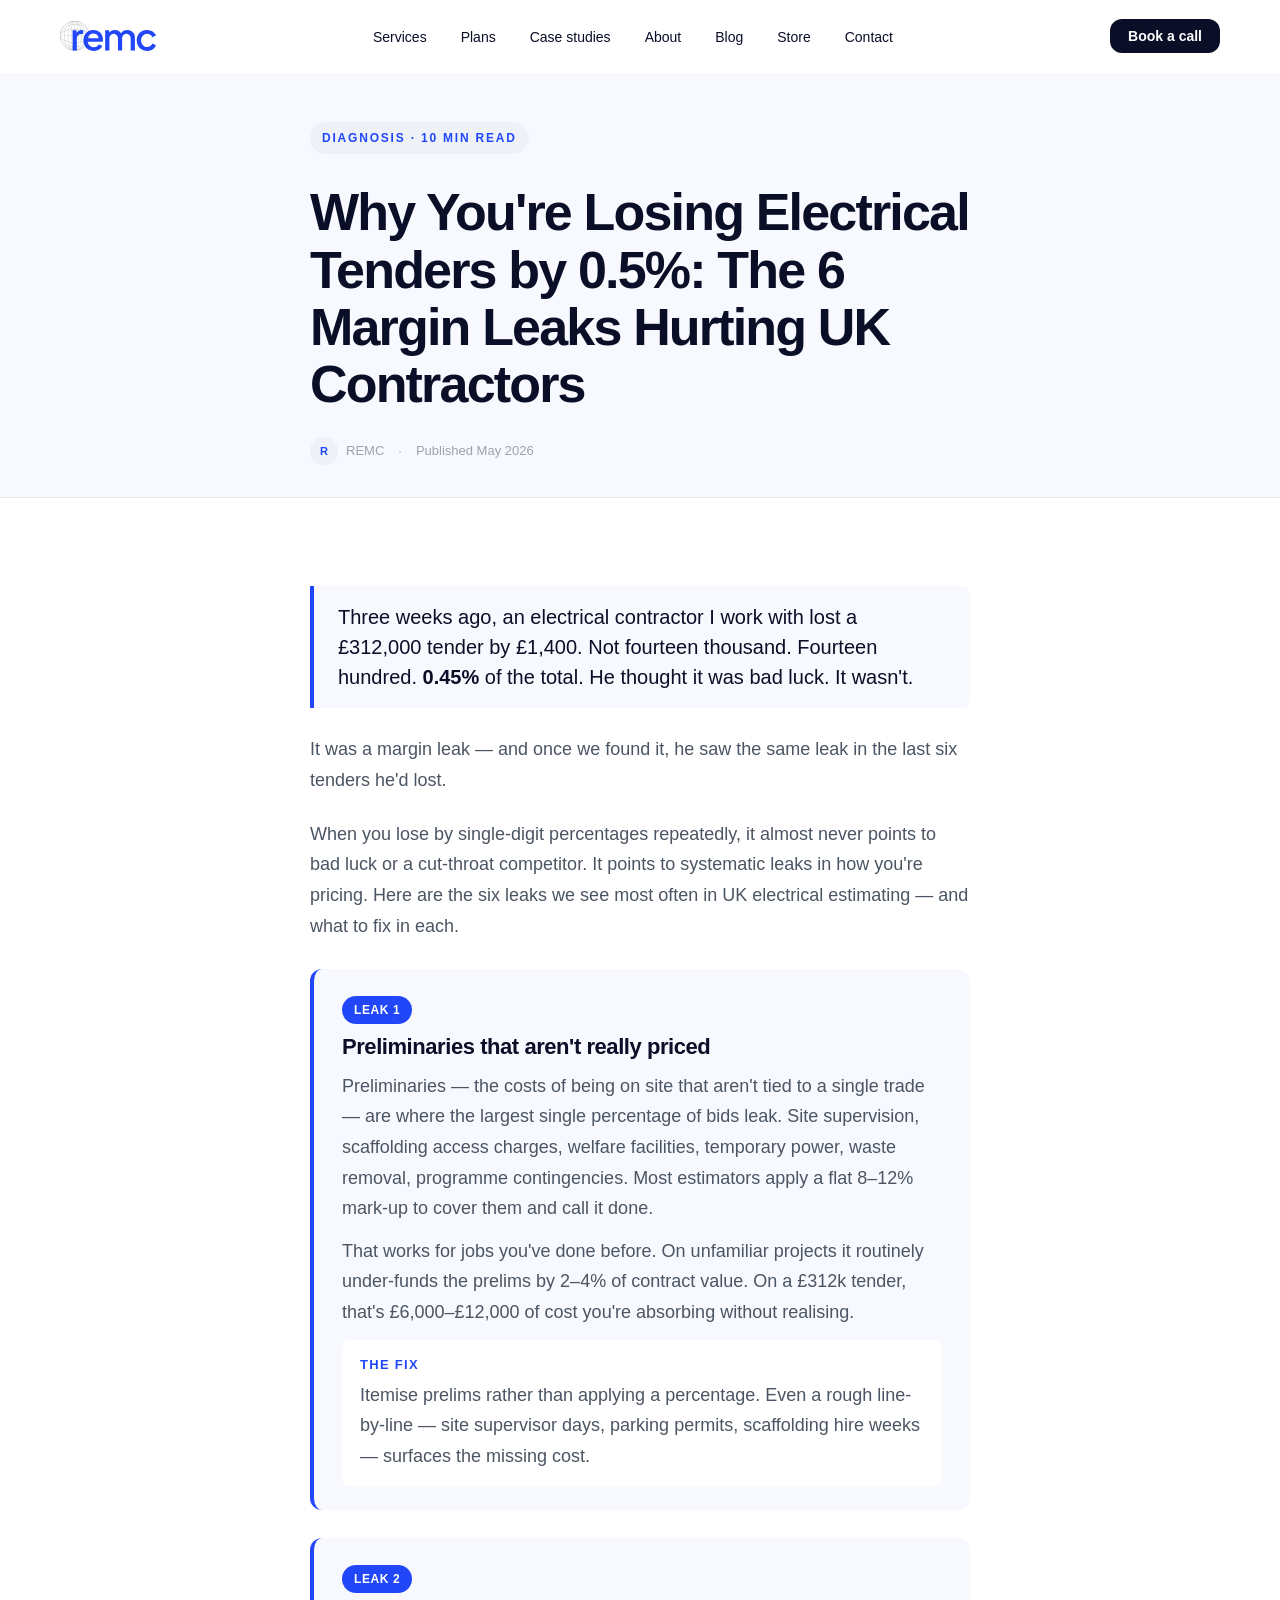
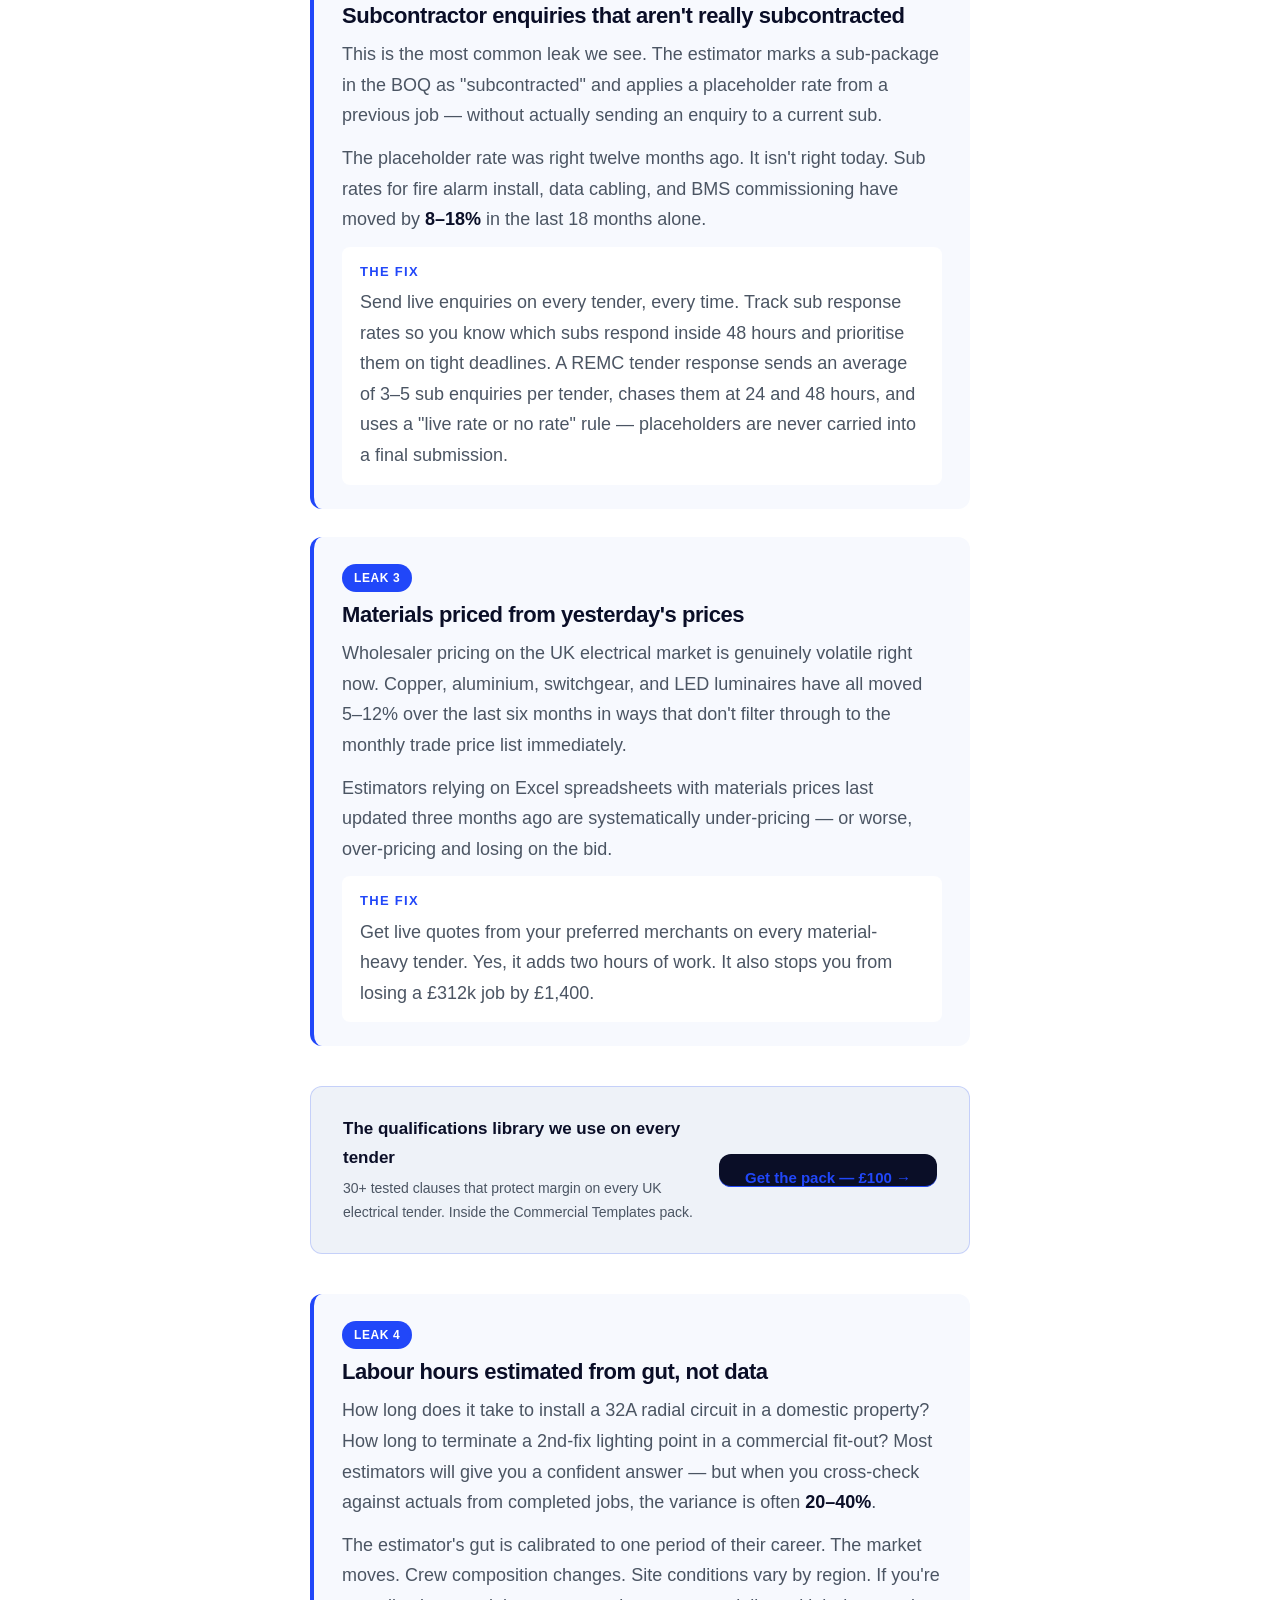
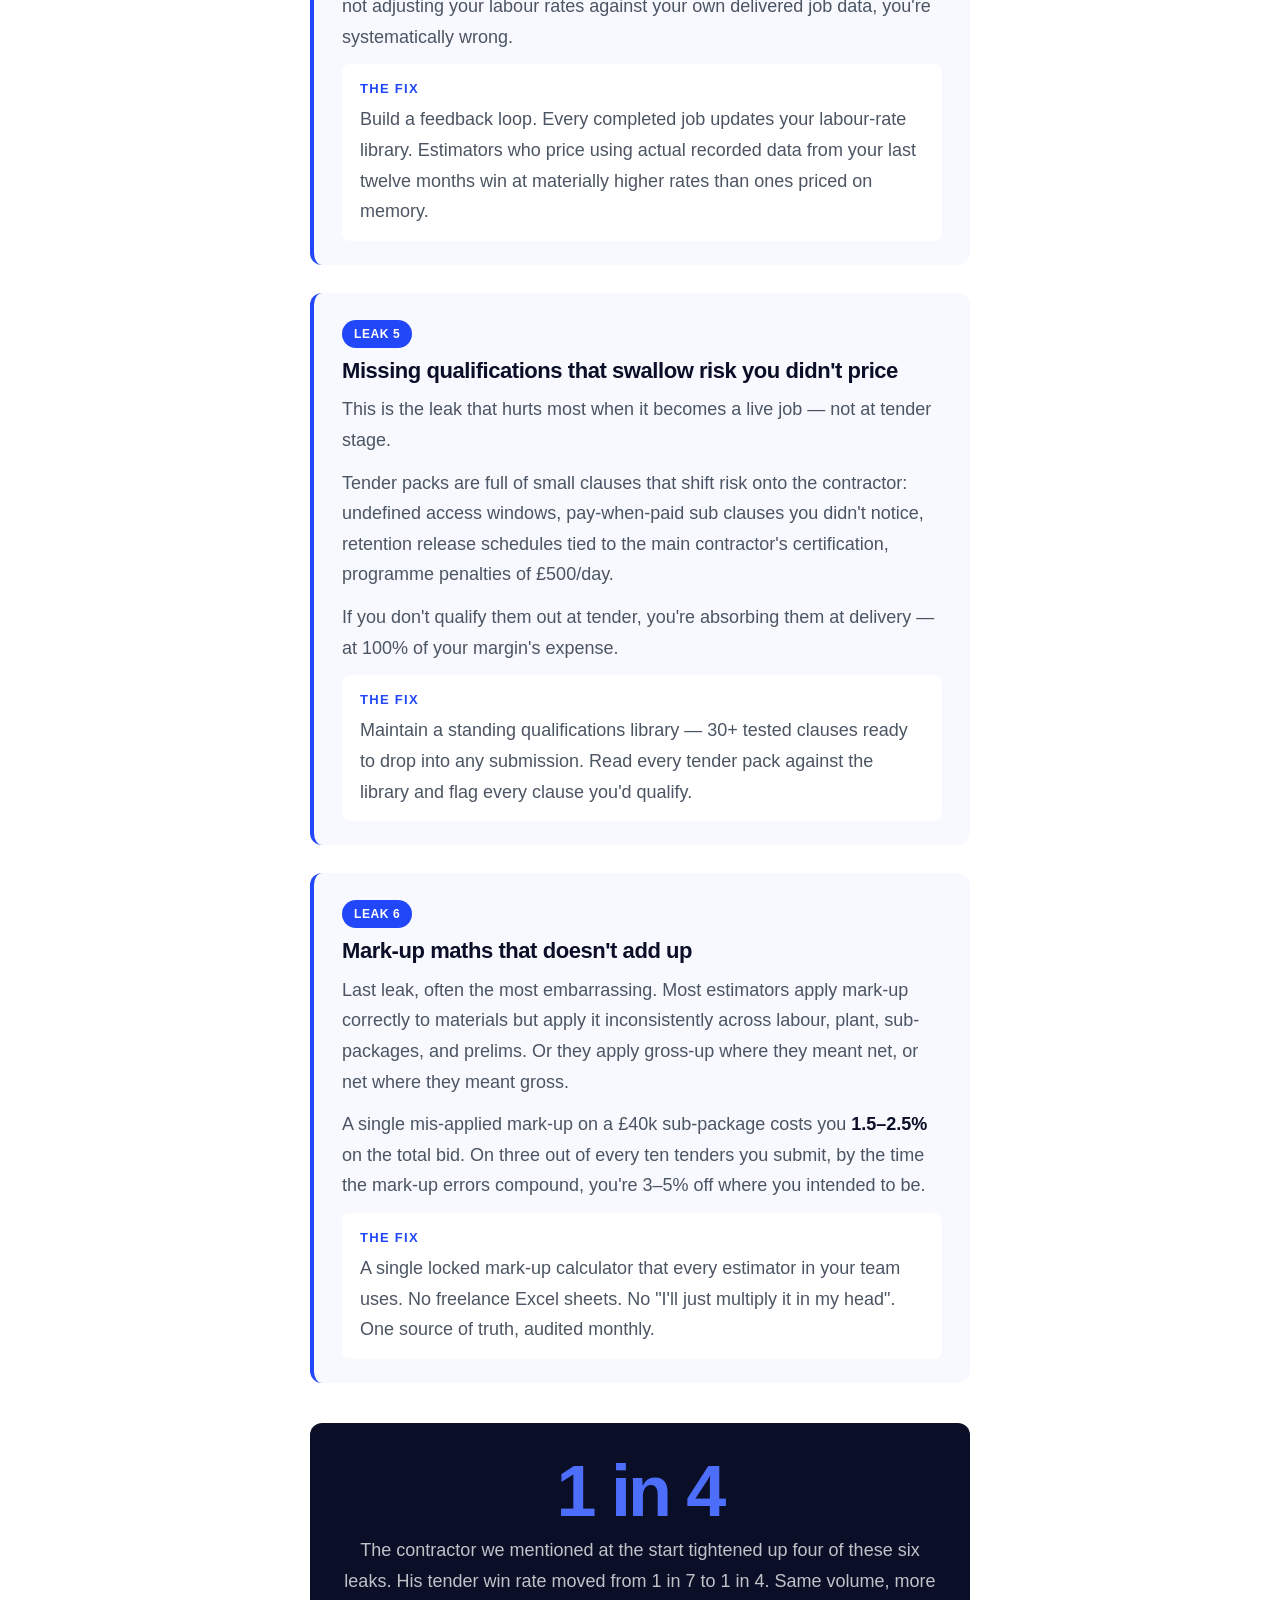
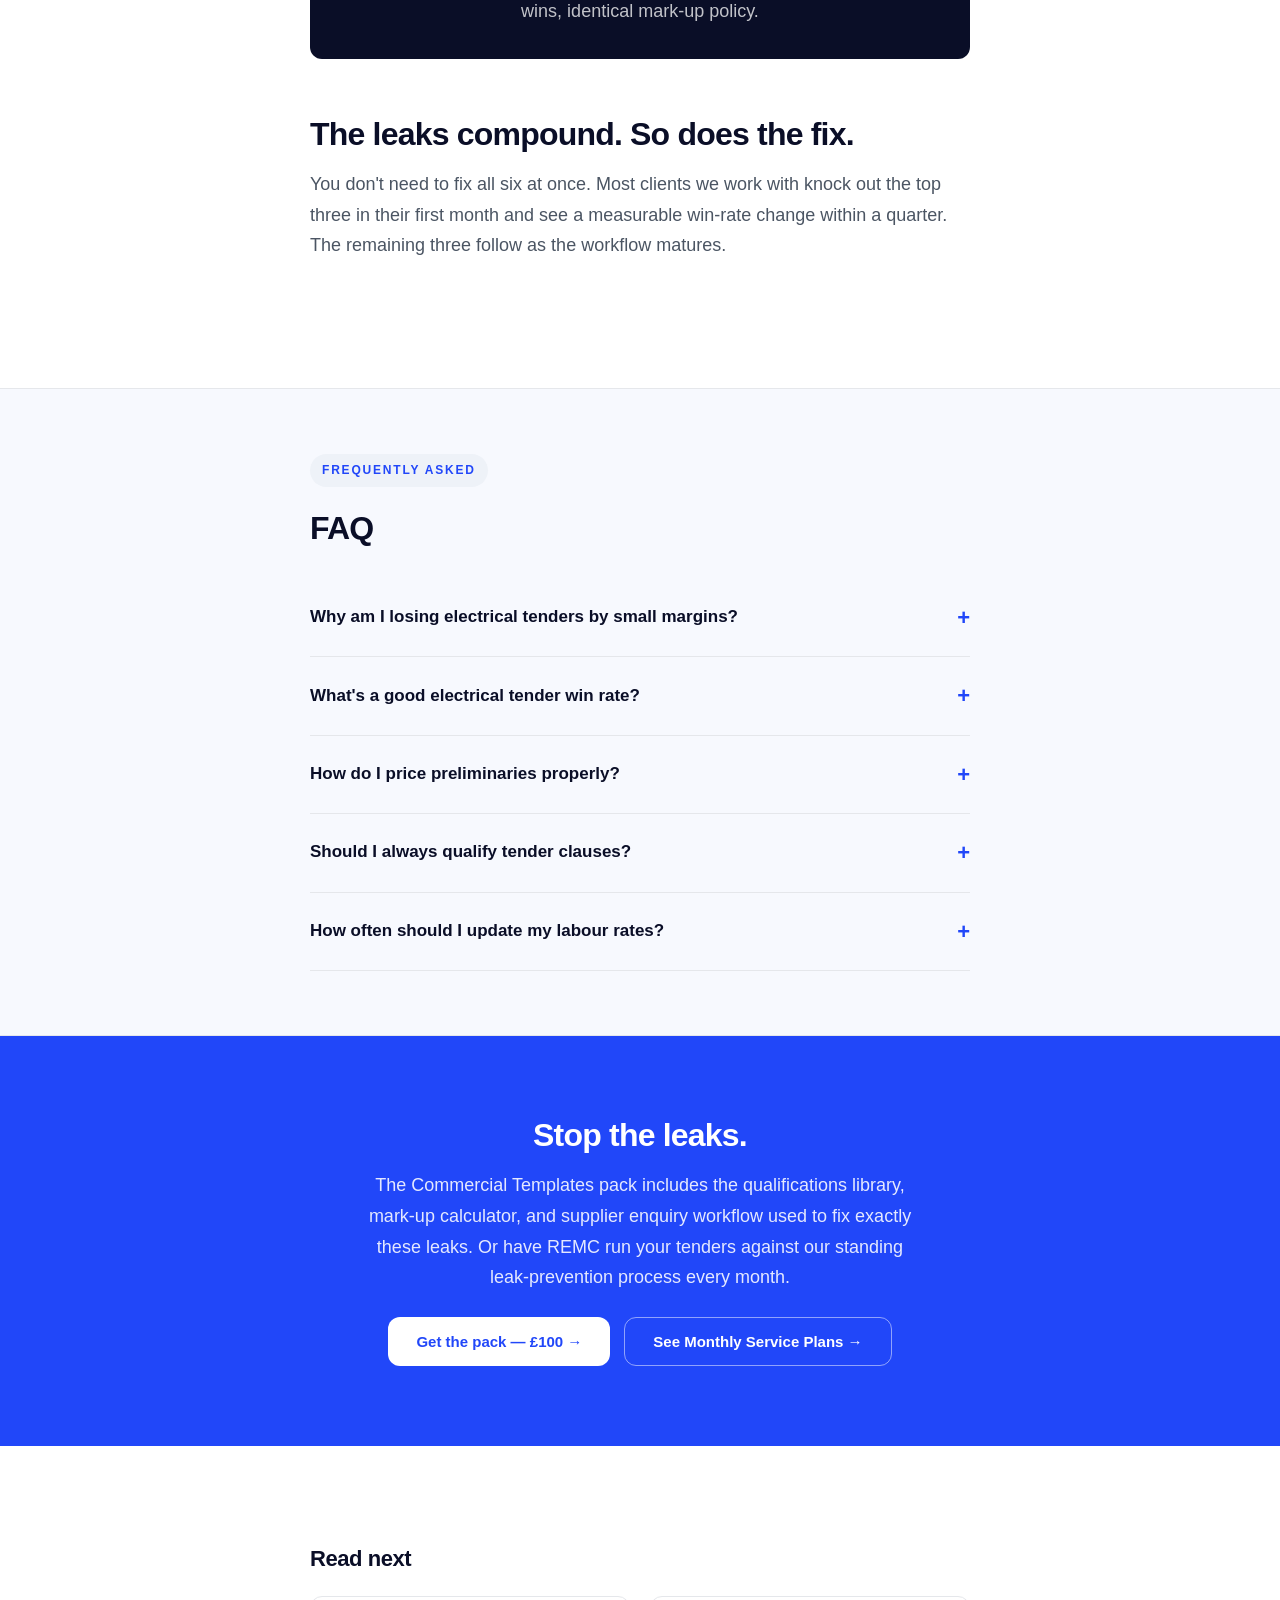
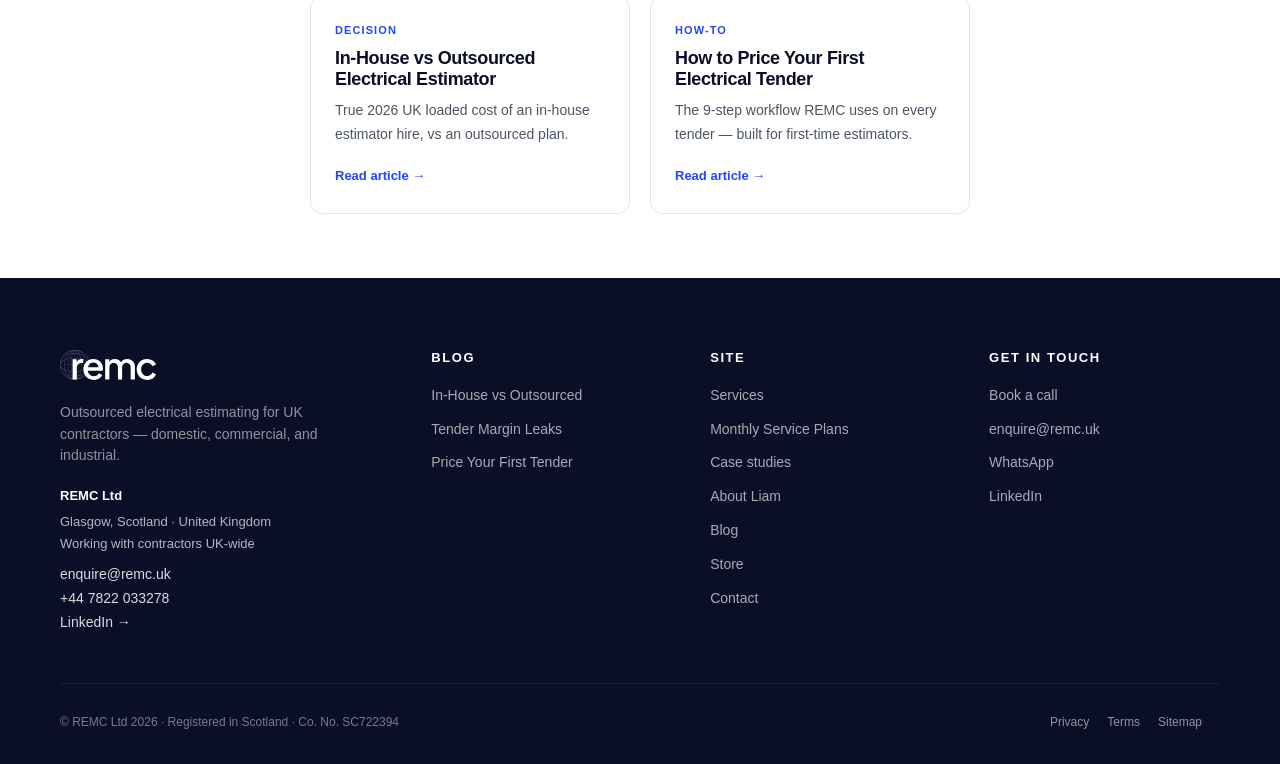
<file: blog-margin-leaks.html>
<!DOCTYPE html>
<html lang="en">
<head>
  <meta charset="UTF-8">
  <meta name="viewport" content="width=device-width, initial-scale=1.0">
  <title>Why You're Losing Electrical Tenders by 0.5%: 6 Margin Leaks UK Contractors Miss | remc</title>
  <meta name="description" content="Lost a tender by 0.5%? It's almost never bad luck. Here are the 6 hidden margin leaks costing UK electrical contractors winnable jobs.">
  <link rel="canonical" href="https://remc.uk/blog/why-you-lose-electrical-tenders/">
  <link rel="preconnect" href="https://fonts.googleapis.com">
  <link rel="preconnect" href="https://fonts.gstatic.com" crossorigin>
  <link href="https://fonts.googleapis.com/css2?family=Space+Grotesk:wght@400;500;600;700&display=swap" rel="stylesheet">

  <!-- Calendly assets -->
  <link href="https://assets.calendly.com/assets/external/widget.css" rel="stylesheet">
  <script src="https://assets.calendly.com/assets/external/widget.js" async></script>

<script type="application/ld+json">
  {
    "@context": "https://schema.org",
    "@type": "Article",
    "headline": "Why You're Losing Electrical Tenders by 0.5%: 6 Margin Leaks UK Contractors Miss",
    "datePublished": "2026-05-15",
    "dateModified": "2026-05-15",
    "author": { "@type": "Organization", "name": "REMC Ltd" },
    "publisher": { "@type": "Organization", "name": "REMC Ltd", "url": "https://remc.uk" }
  }
  </script>
  <script type="application/ld+json">
  {
    "@context": "https://schema.org",
    "@type": "FAQPage",
    "mainEntity": [
      { "@type": "Question", "name": "Why am I losing electrical tenders by small margins?",
        "acceptedAnswer": { "@type": "Answer", "text": "You're almost certainly leaking margin in 2-4 places: under-priced prelims, stale supplier and sub rates, gut-feel labour hours, or unqualified risk clauses." }},
      { "@type": "Question", "name": "What's a good electrical tender win rate?",
        "acceptedAnswer": { "@type": "Answer", "text": "A healthy UK electrical contractor tendering at the right level wins 1 in 3 to 1 in 4. Below 1 in 6 typically points to systematic margin leaks or wrong tender selection." }}
    ]
  }
  </script>

  <link rel="stylesheet" href="styles.css">
  <style>
    body { font-family: -apple-system, BlinkMacSystemFont, 'SF Pro Text', 'SF Pro Display', 'Helvetica Neue', Helvetica, Arial, sans-serif; color: var(--body); background: var(--bg); line-height: 1.7; font-size: 18px; -webkit-font-smoothing: antialiased; }
    h1, h2, h3, h4 { font-family: -apple-system, BlinkMacSystemFont, 'SF Pro Text', 'SF Pro Display', 'Helvetica Neue', Helvetica, Arial, sans-serif; color: var(--ink); font-weight: 700; line-height: 1.2; letter-spacing: -0.02em; }
    h1 { font-size: clamp(36px, 5vw, 52px); letter-spacing: -0.035em; line-height: 1.1; }
    h2 { font-size: clamp(24px, 3vw, 32px); margin: 56px 0 16px; letter-spacing: -0.025em; }
    h3 { font-size: clamp(20px, 2.2vw, 22px); margin: 36px 0 12px; }
    .article-body p { margin-bottom: 1.3em; max-width: none; }
    .article-body strong { color: var(--ink); font-weight: 600; }
    .article-body em { font-style: italic; }
    .article-body a { color: var(--brand); border-bottom: 1px solid var(--brand); padding-bottom: 1px; }
    .article-body ul, .article-body ol { margin: 1.3em 0 1.3em 24px; }
    .article-body li { margin-bottom: 0.6em; }
    
    
    .article-container { max-width: 740px; margin: 0 auto; padding: 0 24px; }
    @media (min-width: 768px) { .article-container { padding: 0 40px; } }
    .eyebrow { display: inline-block; font-size: 12px; font-weight: 600; text-transform: uppercase; letter-spacing: 0.15em; color: var(--brand); margin-bottom: 14px; }
    
    
    
    .btn-light { background: white; color: var(--brand); border: 1.5px solid var(--brand); }
    .btn-light:hover { background: var(--brand); color: white; }
    .btn-dark { background: var(--ink); color: white; }
    
    
    
    
    
    
    
    
    
    
    
    .article-header { padding: 48px 0 32px; background: var(--brand-soft); border-bottom: 1px solid var(--divider); }
    .article-header h1 { margin: 16px 0 24px; }
    
    
    .article-meta-top { display: flex; flex-wrap: wrap; gap: 14px; font-size: 13px; color: var(--muted); align-items: center; margin-top: 8px; }
    .author-pill { display: inline-flex; align-items: center; gap: 8px; }
    .author-avatar { width: 28px; height: 28px; border-radius: 50%; background: var(--brand-tint); color: var(--brand); display: flex; align-items: center; justify-content: center; font-weight: 700; font-size: 11px; }
    .article-body { padding: 56px 0; }
    .pull-quote { border-left: 4px solid var(--brand); padding: 16px 24px; margin: 32px 0; background: var(--brand-soft); border-radius: 0 8px 8px 0; font-size: 20px; font-weight: 500; color: var(--ink); line-height: 1.5; }
    .leak-block { background: var(--brand-soft); border-radius: 12px; padding: 24px 28px; margin: 28px 0; border-left: 4px solid var(--brand); }
    .leak-block .leak-num { display: inline-block; background: var(--brand); color: white; padding: 4px 12px; border-radius: 100px; font-size: 12px; font-weight: 700; letter-spacing: 0.05em; text-transform: uppercase; margin-bottom: 10px; }
    .leak-block h3 { margin: 0 0 10px; font-size: 22px; }
    .leak-block p { margin-bottom: 12px; }
    .leak-block .fix { background: white; padding: 14px 18px; border-radius: 8px; margin-top: 12px; }
    .leak-block .fix strong { color: var(--brand); display: block; margin-bottom: 4px; font-size: 13px; text-transform: uppercase; letter-spacing: 0.1em; }
    .stat-callout { background: var(--ink); color: white; padding: 32px; border-radius: 12px; margin: 40px 0; text-align: center; }
    .stat-callout .num { font-size: clamp(48px, 6vw, 72px); font-weight: 700; color: var(--brand-light); letter-spacing: -0.04em; line-height: 1; font-variant-numeric: tabular-nums; }
    .stat-callout p { color: rgba(255,255,255,0.75); margin: 8px 0 0; }
    .inline-cta { background: var(--brand-tint); border: 1px solid rgba(32,70,248,0.2); border-radius: 12px; padding: 28px 32px; margin: 40px 0; display: flex; align-items: center; gap: 24px; flex-wrap: wrap; }
    .inline-cta-text { flex: 1; min-width: 240px; }
    .inline-cta-text strong { color: var(--ink); display: block; font-size: 17px; margin-bottom: 4px; }
    .inline-cta-text p { font-size: 14px; color: var(--body); margin: 0; }
    .faq { background: var(--brand-soft); padding: 64px 0; margin-top: 48px; border-top: 1px solid var(--divider); border-bottom: 1px solid var(--divider); }
    .faq-list { max-width: 740px; margin: 32px auto 0; }
    .faq-list details { border-bottom: 1px solid var(--divider); }
    .faq-list summary { list-style: none; cursor: pointer; padding: 20px 0; font-size: 17px; font-weight: 600; color: var(--ink); display: flex; justify-content: space-between; align-items: center; gap: 24px; }
    .faq-list summary::-webkit-details-marker { display: none; }
    .faq-list summary::after { content: '+'; font-size: 22px; color: var(--brand); flex-shrink: 0; }
    .faq-list details[open] summary::after { content: '−'; }
    .faq-list .answer { padding: 0 0 24px; font-size: 16px; line-height: 1.7; color: var(--body); }
    .next-step { background: var(--brand); color: white; padding: 80px 24px; text-align: center; }
    .next-step h2 { color: white; margin-top: 0; }
    .next-step p { color: rgba(255,255,255,0.88); max-width: 56ch; margin: 0 auto 24px; }
    .next-step .btn-white { background: white; color: var(--brand); border: none; padding: 16px 28px; }
    .next-step .ctas { display: flex; gap: 14px; justify-content: center; flex-wrap: wrap; }
    .next-step .btn-outline { background: transparent; color: white; border: 1.5px solid rgba(255,255,255,0.5); padding: 16px 28px; }
    .related { padding: 64px 0; }
    .related-grid { display: grid; grid-template-columns: 1fr; gap: 20px; }
    @media (min-width: 768px) { .related-grid { grid-template-columns: 1fr 1fr; } }
    .related-card { background: white; border: 1px solid var(--divider); border-radius: 12px; padding: 24px; transition: all 0.2s; }
    .related-card:hover { border-color: var(--brand); transform: translateY(-2px); }
    .related-card .article-category { font-weight: 700; text-transform: uppercase; letter-spacing: 0.1em; color: var(--brand); font-size: 11px; margin-bottom: 8px; display: block; }
    .related-card h4 { font-size: 18px; margin-bottom: 8px; }
    .related-card p { font-size: 14px; margin: 0 0 12px; color: var(--body); }
    .related-card a { font-size: 13px; font-weight: 600; color: var(--brand); border-bottom: none; }
    @media (min-width: 768px) { .footer-grid { grid-template-columns: 1.4fr 1fr 1fr 1fr; gap: 48px; } }
  </style>
</head>
<body>

  <svg style="display:none">
    <symbol id="globe" viewBox="0 0 100 100">
      <circle cx="50" cy="50" r="48"/><ellipse cx="50" cy="50" rx="48" ry="22"/>
      <ellipse cx="50" cy="50" rx="48" ry="10"/><line x1="50" y1="2" x2="50" y2="98"/>
      <ellipse cx="50" cy="50" rx="24" ry="48"/><ellipse cx="50" cy="50" rx="10" ry="48"/>
    </symbol>
  </svg>

  <header id="header">
    <div class="container">
      <nav class="nav">
        <a href="index.html" class="logo" aria-label="REMC — home"><img src="logo.svg" alt="REMC" class="logo-img" width="96" height="30"></a>
        <ul class="nav-links">
          <li><a href="services.html">Services</a></li>
          <li><a href="plans.html">Plans</a></li>
          <li><a href="case-studies.html">Case studies</a></li>
          <li><a href="about.html">About</a></li>
          <li><a href="blog.html">Blog</a></li>
          <li><a href="store.html">Store</a></li>
          <li><a href="contact.html">Contact</a></li>
        </ul>
        <a href="contact.html" class="btn btn-primary" style="display:none;" id="navCta">Book a call</a>
        <button class="nav-toggle" id="navToggle" aria-expanded="false" aria-controls="navDrawer" aria-label="Open menu">
          <span></span><span></span><span></span>
        </button>
      </nav>
    </div>
    <div class="nav-drawer" id="navDrawer">
      <ul >
          <li><a href="services.html">Services</a></li>
          <li><a href="plans.html">Plans</a></li>
          <li><a href="case-studies.html">Case studies</a></li>
          <li><a href="about.html">About</a></li>
          <li><a href="blog.html">Blog</a></li>
          <li><a href="store.html">Store</a></li>
          <li><a href="contact.html">Contact</a></li>
        </ul>
      <a href="contact.html" class="btn btn-primary drawer-cta">Book a call</a>
    </div>
  </header>

  <section class="article-header">
    <div class="article-container">
      <span class="eyebrow">Diagnosis · 10 min read</span>
      <h1>Why You're Losing Electrical Tenders by 0.5%: The 6 Margin Leaks Hurting UK Contractors</h1>
      <div class="article-meta-top">
        <span class="author-pill"><span class="author-avatar">R</span><span>REMC</span></span>
        <span>·</span>
        <span>Published May 2026</span>
      </div>
    </div>
  </section>

  <section class="article-body">
    <div class="article-container">

      <p class="pull-quote">Three weeks ago, an electrical contractor I work with lost a £312,000 tender by £1,400. Not fourteen thousand. Fourteen hundred. <strong>0.45%</strong> of the total. He thought it was bad luck. It wasn't.</p>

      <p>It was a margin leak — and once we found it, he saw the same leak in the last six tenders he'd lost.</p>

      <p>When you lose by single-digit percentages repeatedly, it almost never points to bad luck or a cut-throat competitor. It points to systematic leaks in how you're pricing. Here are the six leaks we see most often in UK electrical estimating — and what to fix in each.</p>

      <div class="leak-block">
        <span class="leak-num">Leak 1</span>
        <h3>Preliminaries that aren't really priced</h3>
        <p>Preliminaries — the costs of being on site that aren't tied to a single trade — are where the largest single percentage of bids leak. Site supervision, scaffolding access charges, welfare facilities, temporary power, waste removal, programme contingencies. Most estimators apply a flat 8–12% mark-up to cover them and call it done.</p>
        <p>That works for jobs you've done before. On unfamiliar projects it routinely under-funds the prelims by 2–4% of contract value. On a £312k tender, that's £6,000–£12,000 of cost you're absorbing without realising.</p>
        <div class="fix"><strong>The fix</strong>Itemise prelims rather than applying a percentage. Even a rough line-by-line — site supervisor days, parking permits, scaffolding hire weeks — surfaces the missing cost.</div>
      </div>

      <div class="leak-block">
        <span class="leak-num">Leak 2</span>
        <h3>Subcontractor enquiries that aren't really subcontracted</h3>
        <p>This is the most common leak we see. The estimator marks a sub-package in the BOQ as "subcontracted" and applies a placeholder rate from a previous job — without actually sending an enquiry to a current sub.</p>
        <p>The placeholder rate was right twelve months ago. It isn't right today. Sub rates for fire alarm install, data cabling, and BMS commissioning have moved by <strong>8–18%</strong> in the last 18 months alone.</p>
        <div class="fix"><strong>The fix</strong>Send live enquiries on every tender, every time. Track sub response rates so you know which subs respond inside 48 hours and prioritise them on tight deadlines. A REMC tender response sends an average of 3–5 sub enquiries per tender, chases them at 24 and 48 hours, and uses a "live rate or no rate" rule — placeholders are never carried into a final submission.</div>
      </div>

      <div class="leak-block">
        <span class="leak-num">Leak 3</span>
        <h3>Materials priced from yesterday's prices</h3>
        <p>Wholesaler pricing on the UK electrical market is genuinely volatile right now. Copper, aluminium, switchgear, and LED luminaires have all moved 5–12% over the last six months in ways that don't filter through to the monthly trade price list immediately.</p>
        <p>Estimators relying on Excel spreadsheets with materials prices last updated three months ago are systematically under-pricing — or worse, over-pricing and losing on the bid.</p>
        <div class="fix"><strong>The fix</strong>Get live quotes from your preferred merchants on every material-heavy tender. Yes, it adds two hours of work. It also stops you from losing a £312k job by £1,400.</div>
      </div>

      <div class="inline-cta">
        <div class="inline-cta-text">
          <strong>The qualifications library we use on every tender</strong>
          <p>30+ tested clauses that protect margin on every UK electrical tender. Inside the Commercial Templates pack.</p>
        </div>
        <a href="store.html" class="btn btn-primary">Get the pack — £100 →</a>
      </div>

      <div class="leak-block">
        <span class="leak-num">Leak 4</span>
        <h3>Labour hours estimated from gut, not data</h3>
        <p>How long does it take to install a 32A radial circuit in a domestic property? How long to terminate a 2nd-fix lighting point in a commercial fit-out? Most estimators will give you a confident answer — but when you cross-check against actuals from completed jobs, the variance is often <strong>20–40%</strong>.</p>
        <p>The estimator's gut is calibrated to one period of their career. The market moves. Crew composition changes. Site conditions vary by region. If you're not adjusting your labour rates against your own delivered job data, you're systematically wrong.</p>
        <div class="fix"><strong>The fix</strong>Build a feedback loop. Every completed job updates your labour-rate library. Estimators who price using actual recorded data from your last twelve months win at materially higher rates than ones priced on memory.</div>
      </div>

      <div class="leak-block">
        <span class="leak-num">Leak 5</span>
        <h3>Missing qualifications that swallow risk you didn't price</h3>
        <p>This is the leak that hurts most when it becomes a live job — not at tender stage.</p>
        <p>Tender packs are full of small clauses that shift risk onto the contractor: undefined access windows, pay-when-paid sub clauses you didn't notice, retention release schedules tied to the main contractor's certification, programme penalties of £500/day.</p>
        <p>If you don't qualify them out at tender, you're absorbing them at delivery — at 100% of your margin's expense.</p>
        <div class="fix"><strong>The fix</strong>Maintain a standing qualifications library — 30+ tested clauses ready to drop into any submission. Read every tender pack against the library and flag every clause you'd qualify.</div>
      </div>

      <div class="leak-block">
        <span class="leak-num">Leak 6</span>
        <h3>Mark-up maths that doesn't add up</h3>
        <p>Last leak, often the most embarrassing. Most estimators apply mark-up correctly to materials but apply it inconsistently across labour, plant, sub-packages, and prelims. Or they apply gross-up where they meant net, or net where they meant gross.</p>
        <p>A single mis-applied mark-up on a £40k sub-package costs you <strong>1.5–2.5%</strong> on the total bid. On three out of every ten tenders you submit, by the time the mark-up errors compound, you're 3–5% off where you intended to be.</p>
        <div class="fix"><strong>The fix</strong>A single locked mark-up calculator that every estimator in your team uses. No freelance Excel sheets. No "I'll just multiply it in my head". One source of truth, audited monthly.</div>
      </div>

      <div class="stat-callout">
        <div class="num">1 in 4</div>
        <p>The contractor we mentioned at the start tightened up four of these six leaks. His tender win rate moved from 1 in 7 to 1 in 4. Same volume, more wins, identical mark-up policy.</p>
      </div>

      <h2>The leaks compound. So does the fix.</h2>
      <p>You don't need to fix all six at once. Most clients we work with knock out the top three in their first month and see a measurable win-rate change within a quarter. The remaining three follow as the workflow matures.</p>

    </div>
  </section>

  <section class="faq">
    <div class="article-container">
      <span class="eyebrow">Frequently asked</span>
      <h2 style="margin: 8px 0 0;">FAQ</h2>
      <div class="faq-list">
        <details><summary>Why am I losing electrical tenders by small margins?</summary><div class="answer">You're almost certainly leaking margin in 2–4 places: under-priced prelims, stale supplier and sub rates, gut-feel labour hours, or unqualified risk clauses. Diagnose all six, fix the top three.</div></details>
        <details><summary>What's a good electrical tender win rate?</summary><div class="answer">A healthy UK electrical contractor tendering at the right level wins 1 in 3 to 1 in 4. Below 1 in 6 typically points to systematic margin leaks or wrong tender selection.</div></details>
        <details><summary>How do I price preliminaries properly?</summary><div class="answer">Itemise instead of percentage. Site supervisor days × day-rate, scaffolding hire weeks × weekly rate, welfare provision per duration. A flat 10% mark-up will under-fund prelims on 4 out of 10 jobs.</div></details>
        <details><summary>Should I always qualify tender clauses?</summary><div class="answer">Yes — at submission, not after. Use a standing qualifications library and qualify every risk-shifting clause in the pack. You'll lose individual tenders to less-cautious competitors. You'll win the margin war across the year.</div></details>
        <details><summary>How often should I update my labour rates?</summary><div class="answer">Quarterly minimum, ideally tied to actual delivered-job data from your last 12 months. Estimators pricing from rates more than 12 months old are systematically wrong.</div></details>
      </div>
    </div>
  </section>

  <section class="next-step">
    <div class="container">
      <h2>Stop the leaks.</h2>
      <p>The Commercial Templates pack includes the qualifications library, mark-up calculator, and supplier enquiry workflow used to fix exactly these leaks. Or have REMC run your tenders against our standing leak-prevention process every month.</p>
      <div class="ctas">
        <a href="store.html" class="btn btn-white">Get the pack — £100 →</a>
        <a href="index.html#plans" class="btn btn-outline">See Monthly Service Plans →</a>
      </div>
    </div>
  </section>

  <section class="related">
    <div class="article-container">
      <h3 style="margin-bottom: 24px;">Read next</h3>
      <div class="related-grid">
        <div class="related-card">
          <span class="article-category">Decision</span>
          <h4>In-House vs Outsourced Electrical Estimator</h4>
          <p>True 2026 UK loaded cost of an in-house estimator hire, vs an outsourced plan.</p>
          <a href="blog-outsourced-cost.html">Read article →</a>
        </div>
        <div class="related-card">
          <span class="article-category">How-to</span>
          <h4>How to Price Your First Electrical Tender</h4>
          <p>The 9-step workflow REMC uses on every tender — built for first-time estimators.</p>
          <a href="blog-first-tender-guide.html">Read article →</a>
        </div>
      </div>
    </div>
  </section>

  <footer>
    <div class="container">
      <div class="footer-grid">
        <div class="footer-brand">
          <a href="index.html" class="logo" aria-label="REMC — home"><img src="logo-white.svg" alt="REMC" class="logo-img" width="96" height="30"></a>
          <p>Outsourced electrical estimating for UK contractors — domestic, commercial, and industrial.</p>
          <div class="footer-nap" style="margin-top: 18px; font-size: 13px; line-height: 1.7; color: rgba(255,255,255,0.7);">
            <strong style="color: white; display: block; margin-bottom: 4px;">REMC Ltd</strong>
            Glasgow, Scotland · United Kingdom<br>
            Working with contractors UK-wide
            <a href="mailto:enquire@remc.uk" style="color: rgba(255,255,255,0.85); display: block; margin-top: 8px;">enquire@remc.uk</a>
            <a href="https://wa.me/447822033278" style="color: rgba(255,255,255,0.85); display: block;">+44 7822 033278</a>
            <a href="https://www.linkedin.com/company/remc-uk" style="color: rgba(255,255,255,0.85); display: block;">LinkedIn →</a>
          </div>
        </div>
        <div><h4>Blog</h4><ul>
          <li><a href="blog-outsourced-cost.html">In-House vs Outsourced</a></li>
          <li><a href="blog-margin-leaks.html">Tender Margin Leaks</a></li>
          <li><a href="blog-first-tender-guide.html">Price Your First Tender</a></li>
        </ul></div>
                <div>
          <h4>Site</h4>
          <ul>
            <li><a href="services.html">Services</a></li>
            <li><a href="plans.html">Monthly Service Plans</a></li>
            <li><a href="case-studies.html">Case studies</a></li>
            <li><a href="about.html">About Liam</a></li>
            <li><a href="blog.html">Blog</a></li>
            <li><a href="store.html">Store</a></li>
            <li><a href="contact.html">Contact</a></li>
          </ul>
        </div>
        <div>
          <h4>Get in touch</h4>
          <ul>
            <li><a href="contact.html">Book a call</a></li>
            <li><a href="mailto:enquire@remc.uk">enquire@remc.uk</a></li>
            <li><a href="https://wa.me/447822033278">WhatsApp</a></li>
            <li><a href="https://www.linkedin.com/company/remc-uk">LinkedIn</a></li>
          </ul>
        </div>
      </div>
      <div class="footer-base">
        <div>© REMC Ltd 2026 · Registered in Scotland · Co. No. SC722394</div>
        <div class="links"><a href="#">Privacy</a><a href="#">Terms</a><a href="#">Sitemap</a></div>
      </div>
    </div>
  </footer>

  <script>
    const header = document.getElementById('header');
    window.addEventListener('scroll', () => header.classList.toggle('scrolled', window.scrollY > 8));
  
    /* CALENDLY — intercept call & discuss CTAs sitewide */
    document.addEventListener('click', function(e) {
      const a = e.target.closest('a');
      if (!a) return;
      const text = a.textContent.trim();
      if (/^(Book a|Book my|Discuss\b|Hold my)/i.test(text)) {
        if (typeof Calendly !== 'undefined') {
          e.preventDefault();
          Calendly.initPopupWidget({url: 'https://calendly.com/enquire-remc'});
        }
      }
    });

  </script>

  <script id="navScript">
    (function() {
      var header = document.getElementById('header') || document.querySelector('header');
      if (header) window.addEventListener('scroll', function() { header.classList.toggle('scrolled', window.scrollY > 8); });
      var navCta = document.getElementById('navCta');
      if (navCta) {
        var mq = window.matchMedia('(min-width: 1024px)');
        navCta.style.display = mq.matches ? '' : 'none';
        mq.addEventListener('change', function(e) { navCta.style.display = e.matches ? '' : 'none'; });
      }
      var navToggle = document.getElementById('navToggle');
      var navDrawer = document.getElementById('navDrawer');
      if (navToggle && navDrawer) {
        navToggle.addEventListener('click', function() {
          var open = navDrawer.classList.toggle('is-open');
          navToggle.setAttribute('aria-expanded', open);
          document.body.style.overflow = open ? 'hidden' : '';
        });
        navDrawer.addEventListener('click', function(e) {
          if (e.target.tagName === 'A') {
            navDrawer.classList.remove('is-open');
            navToggle.setAttribute('aria-expanded', 'false');
            document.body.style.overflow = '';
          }
        });
      }
    })();
  </script>
</body>
</html>
</file>
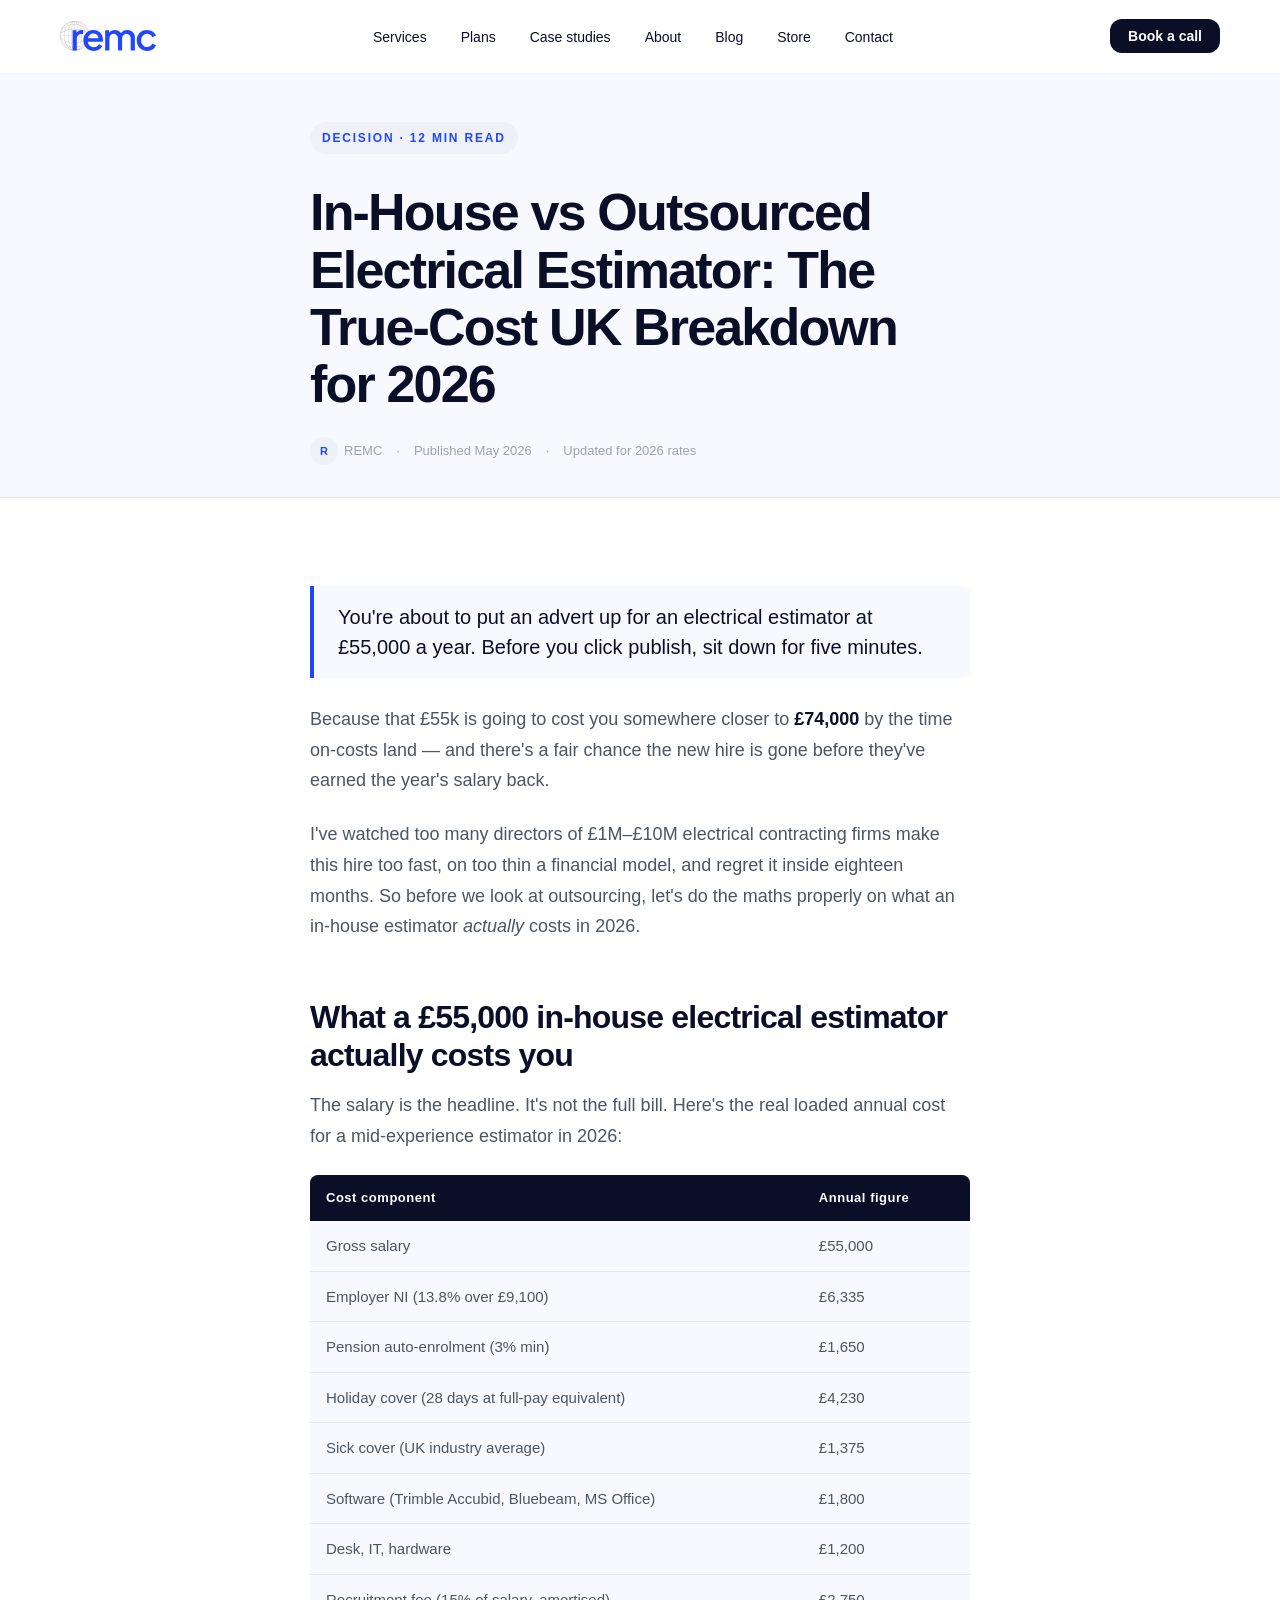
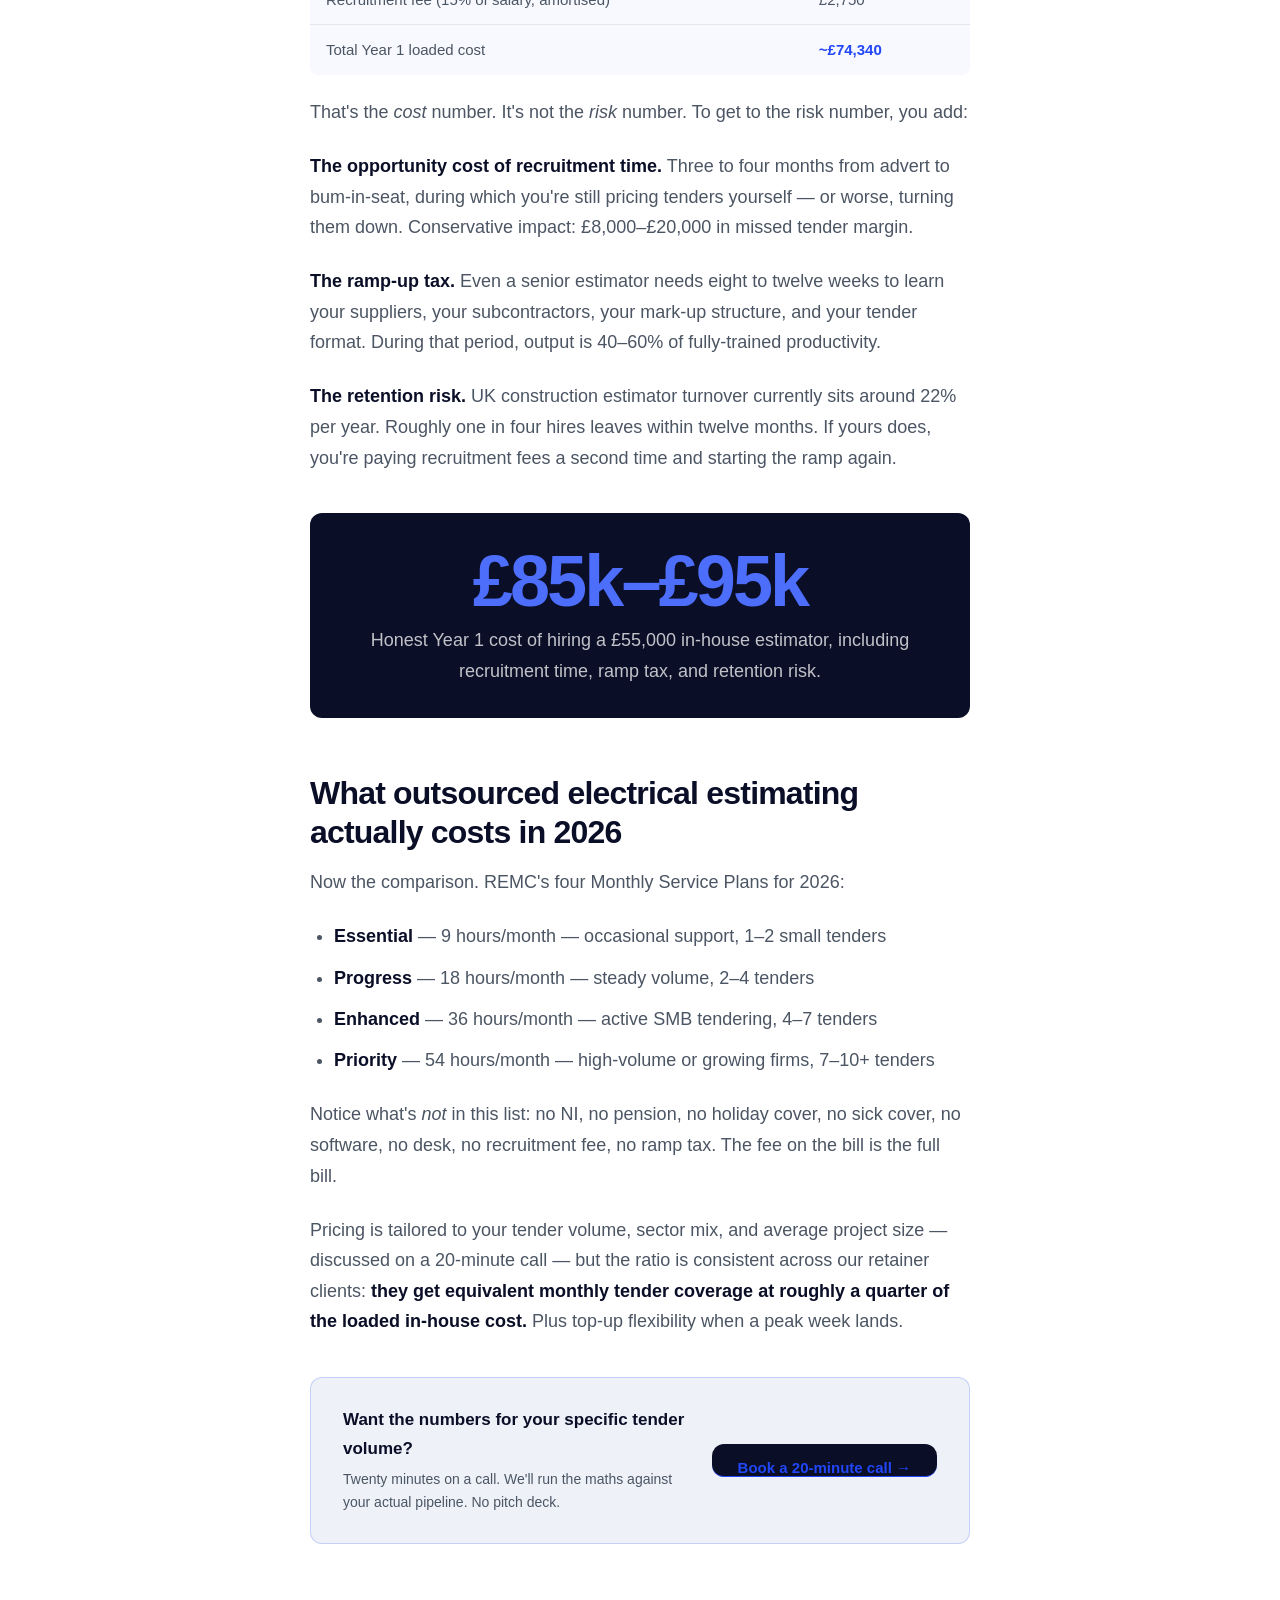
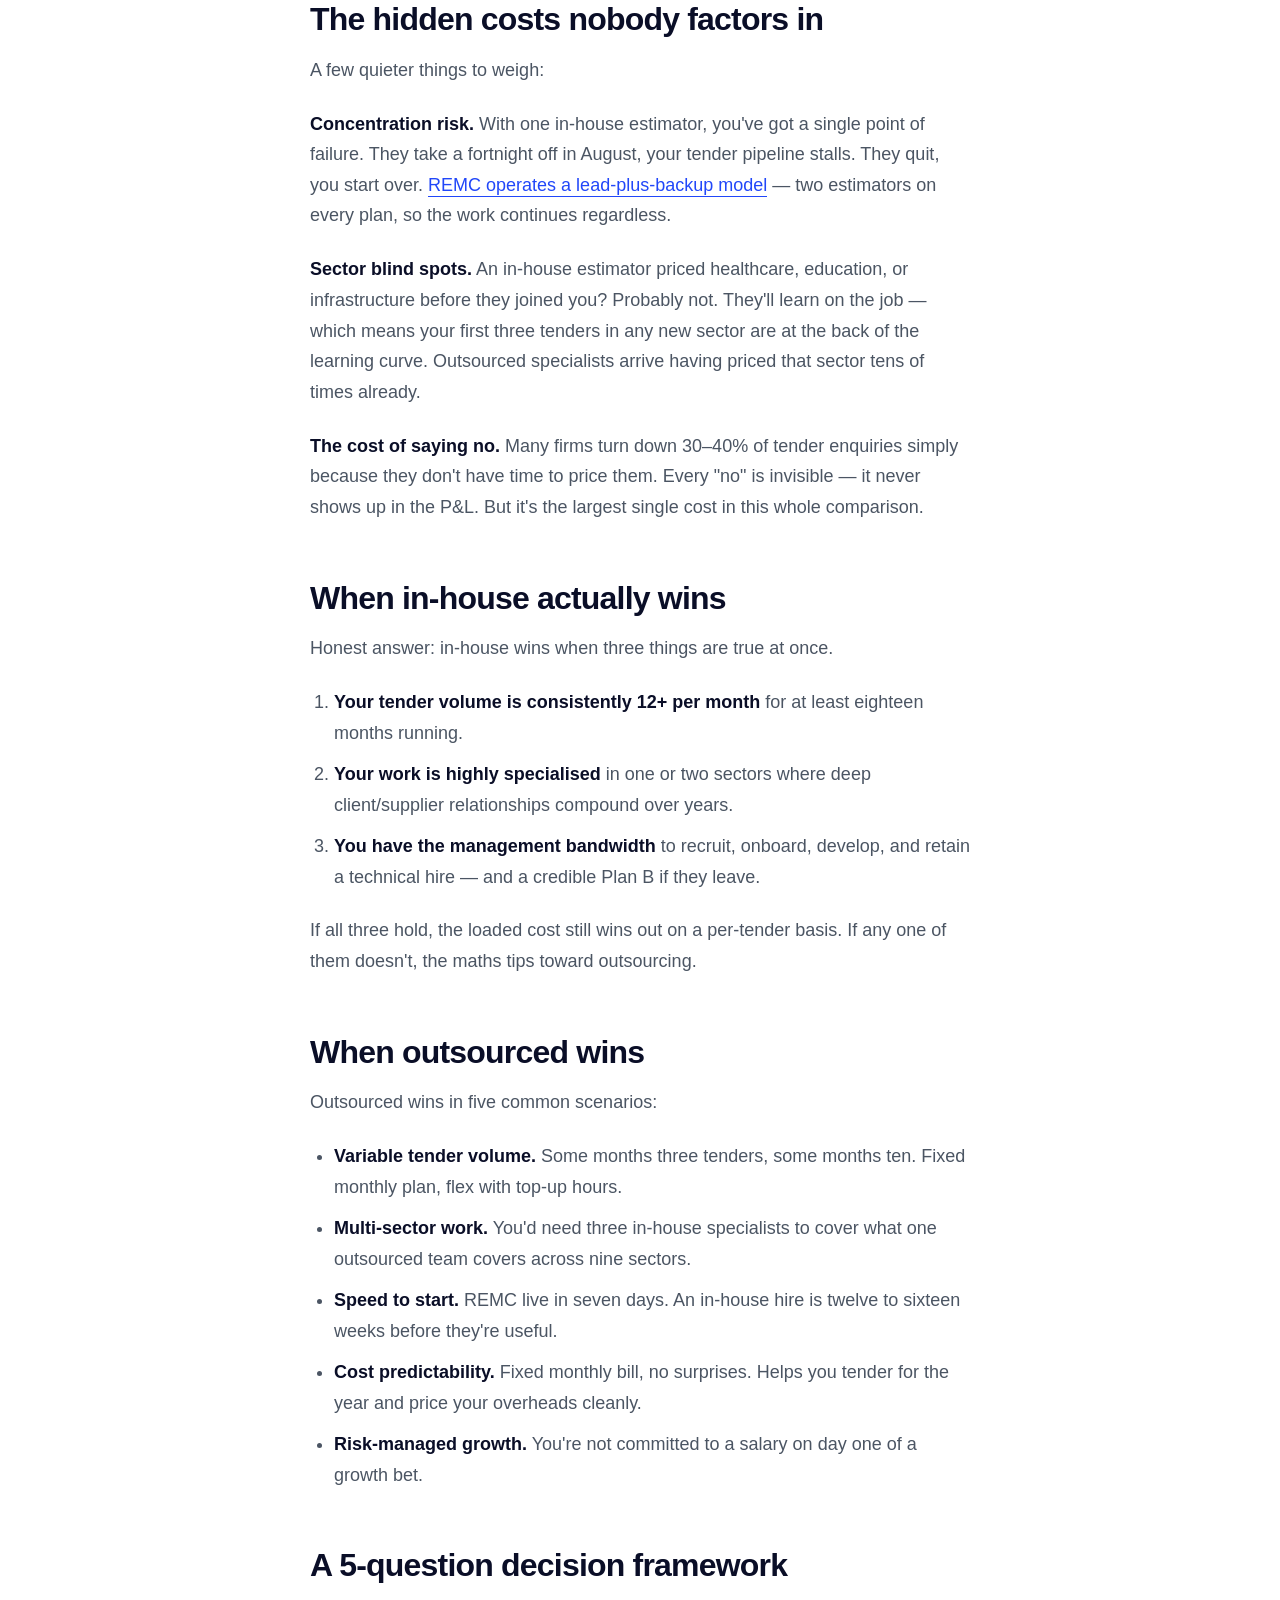
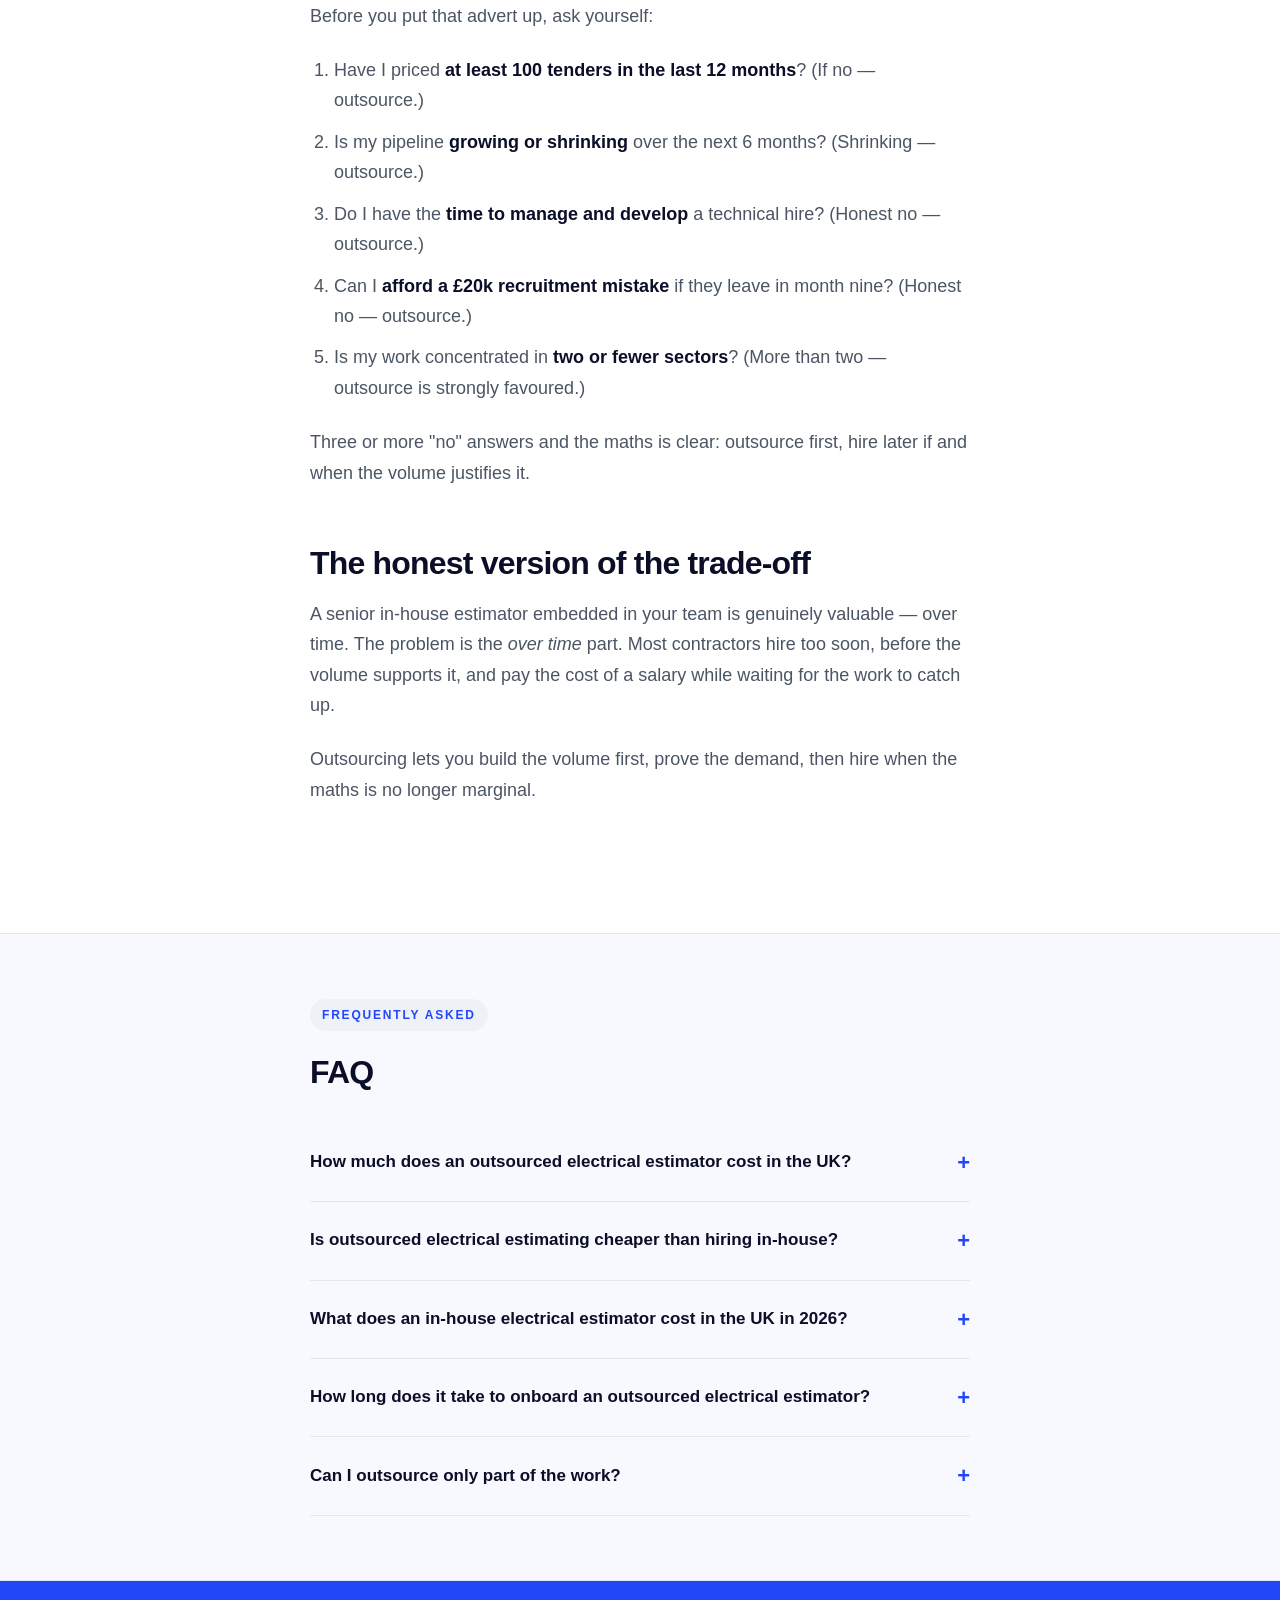
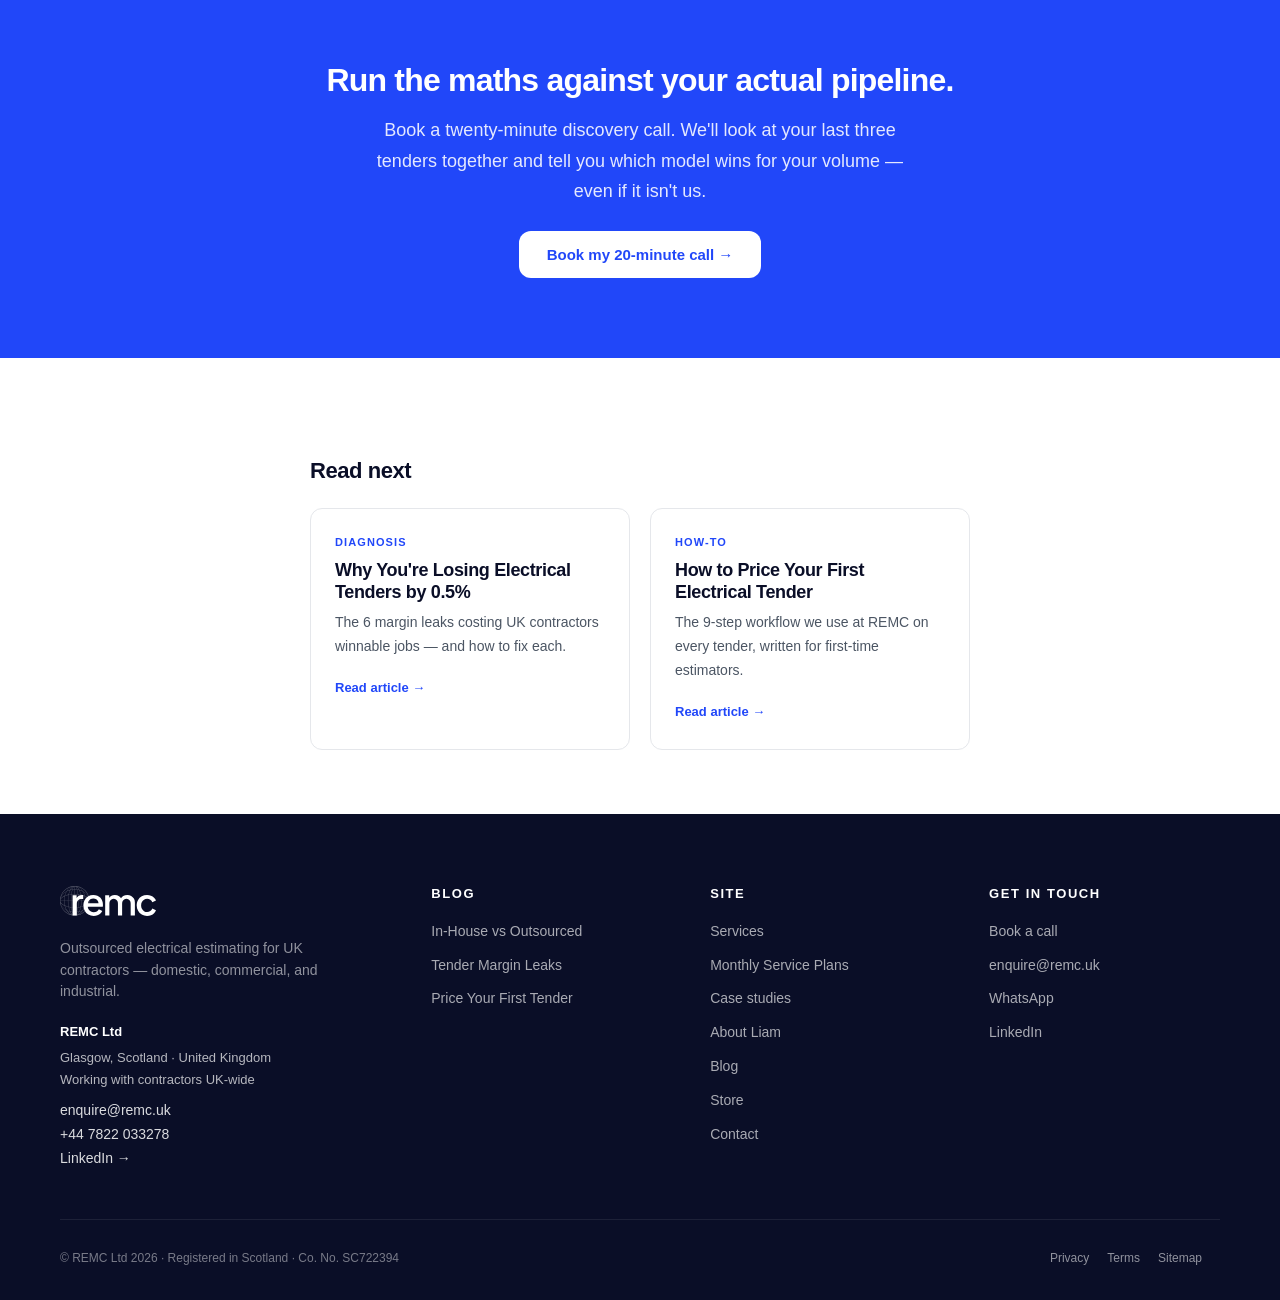
<file: blog-outsourced-cost.html>
<!DOCTYPE html>
<html lang="en">
<head>
  <meta charset="UTF-8">
  <meta name="viewport" content="width=device-width, initial-scale=1.0">
  <title>In-House vs Outsourced Electrical Estimator: True-Cost UK Breakdown (2026) | remc</title>
  <meta name="description" content="Hiring an in-house electrical estimator costs more than the salary. We break down the true 2026 loaded cost — and exactly when outsourcing wins.">
  <link rel="canonical" href="https://remc.uk/blog/in-house-vs-outsourced-electrical-estimator/">
  <link rel="preconnect" href="https://fonts.googleapis.com">
  <link rel="preconnect" href="https://fonts.gstatic.com" crossorigin>
  <link href="https://fonts.googleapis.com/css2?family=Space+Grotesk:wght@400;500;600;700&display=swap" rel="stylesheet">

  <!-- Calendly assets -->
  <link href="https://assets.calendly.com/assets/external/widget.css" rel="stylesheet">
  <script src="https://assets.calendly.com/assets/external/widget.js" async></script>

<!-- Article + FAQPage schema -->
  <script type="application/ld+json">
  {
    "@context": "https://schema.org",
    "@type": "Article",
    "headline": "In-House vs Outsourced Electrical Estimator: True-Cost UK Breakdown for 2026",
    "datePublished": "2026-05-15",
    "dateModified": "2026-05-15",
    "author": { "@type": "Organization", "name": "REMC Ltd" },
    "publisher": { "@type": "Organization", "name": "REMC Ltd", "url": "https://remc.uk" },
    "description": "Loaded cost of a UK electrical estimator hire vs outsourced retainer in 2026, with a 5-question decision framework."
  }
  </script>
  <script type="application/ld+json">
  {
    "@context": "https://schema.org",
    "@type": "FAQPage",
    "mainEntity": [
      { "@type": "Question", "name": "How much does an outsourced electrical estimator cost in the UK?",
        "acceptedAnswer": { "@type": "Answer", "text": "REMC offers four Monthly Service Plans (Essential, Progress, Enhanced, Priority) ranging from 9 to 54 hours of estimating support per month. Pricing is tailored to your tender volume and sector mix on a 20-minute discovery call. One-off tenders are quoted per project." }},
      { "@type": "Question", "name": "Is outsourced electrical estimating cheaper than hiring in-house?",
        "acceptedAnswer": { "@type": "Answer", "text": "For most UK contractors pricing fewer than 12 tenders a month, yes — by 50-75% on a loaded-cost basis." }},
      { "@type": "Question", "name": "What does an in-house electrical estimator cost in the UK in 2026?",
        "acceptedAnswer": { "@type": "Answer", "text": "Roughly £74,000 fully loaded for a £55,000 salary, plus recruitment fees, ramp time, and replacement risk." }}
    ]
  }
  </script>

  <link rel="stylesheet" href="styles.css">
  <style>
    body { font-family: -apple-system, BlinkMacSystemFont, 'SF Pro Text', 'SF Pro Display', 'Helvetica Neue', Helvetica, Arial, sans-serif; color: var(--body); background: var(--bg); line-height: 1.7; font-size: 18px; -webkit-font-smoothing: antialiased; }
    h1, h2, h3, h4 { font-family: -apple-system, BlinkMacSystemFont, 'SF Pro Text', 'SF Pro Display', 'Helvetica Neue', Helvetica, Arial, sans-serif; color: var(--ink); font-weight: 700; line-height: 1.2; letter-spacing: -0.02em; }
    h1 { font-size: clamp(36px, 5vw, 52px); letter-spacing: -0.035em; line-height: 1.1; }
    h2 { font-size: clamp(24px, 3vw, 32px); margin: 56px 0 16px; letter-spacing: -0.025em; }
    h3 { font-size: clamp(20px, 2.2vw, 22px); margin: 36px 0 12px; }
    .article-body p { margin-bottom: 1.3em; max-width: none; }
    .article-body strong { color: var(--ink); font-weight: 600; }
    .article-body em { font-style: italic; }
    .article-body a { color: var(--brand); border-bottom: 1px solid var(--brand); padding-bottom: 1px; }
    .article-body a:hover { color: var(--brand-dark); }
    .article-body ul, .article-body ol { margin: 1.3em 0 1.3em 24px; }
    .article-body li { margin-bottom: 0.6em; }
    .article-body table { width: 100%; border-collapse: collapse; margin: 1.5em 0; font-size: 15px; background: var(--brand-soft); border-radius: 8px; overflow: hidden; }
    .article-body th { background: var(--ink); color: white; padding: 12px 16px; text-align: left; font-size: 13px; font-weight: 600; letter-spacing: 0.04em; }
    .article-body td { padding: 12px 16px; border-bottom: 1px solid var(--divider); }
    .article-body tr:last-child td { border-bottom: none; }
    .article-body tr:last-child td:last-child { font-weight: 700; color: var(--brand); }
    
    
    .article-container { max-width: 740px; margin: 0 auto; padding: 0 24px; }
    @media (min-width: 768px) { .article-container { padding: 0 40px; } }
    .eyebrow { display: inline-block; font-size: 12px; font-weight: 600; text-transform: uppercase; letter-spacing: 0.15em; color: var(--brand); margin-bottom: 14px; }
    
    
    
    .btn-light { background: white; color: var(--brand); border: 1.5px solid var(--brand); }
    .btn-light:hover { background: var(--brand); color: white; }
    .btn-dark { background: var(--ink); color: white; }
    .btn-dark:hover { background: #050813; }
    
    
    
    
    
    
    
    
    
    
    
    .article-header { padding: 48px 0 32px; background: var(--brand-soft); border-bottom: 1px solid var(--divider); }
    .article-header h1 { margin: 16px 0 24px; }
    
    
    .article-meta-top { display: flex; flex-wrap: wrap; gap: 14px; font-size: 13px; color: var(--muted); align-items: center; margin-top: 8px; }
    .article-meta-top span { display: inline-flex; align-items: center; gap: 6px; }
    .author-pill { display: inline-flex; align-items: center; gap: 8px; }
    .author-avatar { width: 28px; height: 28px; border-radius: 50%; background: var(--brand-tint); color: var(--brand); display: flex; align-items: center; justify-content: center; font-weight: 700; font-size: 11px; }
    .article-body { padding: 56px 0; }
    .pull-quote {
          border-left: 4px solid var(--brand);
          padding: 16px 24px;
          margin: 32px 0;
          background: var(--brand-soft);
          border-radius: 0 8px 8px 0;
          font-size: 20px;
          font-weight: 500;
          color: var(--ink);
          line-height: 1.5;
        }
    .stat-callout {
          background: var(--ink);
          color: white;
          padding: 32px;
          border-radius: 12px;
          margin: 40px 0;
          text-align: center;
        }
    .stat-callout .num {
          font-size: clamp(48px, 6vw, 72px);
          font-weight: 700;
          color: var(--brand-light);
          letter-spacing: -0.04em;
          line-height: 1;
          font-variant-numeric: tabular-nums;
        }
    .stat-callout p { color: rgba(255,255,255,0.75); margin: 8px 0 0; }
    .inline-cta {
          background: var(--brand-tint);
          border: 1px solid rgba(32,70,248,0.2);
          border-radius: 12px;
          padding: 28px 32px;
          margin: 40px 0;
          display: flex;
          align-items: center;
          gap: 24px;
          flex-wrap: wrap;
        }
    .inline-cta-text { flex: 1; min-width: 240px; }
    .inline-cta-text strong { color: var(--ink); display: block; font-size: 17px; margin-bottom: 4px; }
    .inline-cta-text p { font-size: 14px; color: var(--body); margin: 0; }
    .faq { background: var(--brand-soft); padding: 64px 0; margin-top: 48px; border-top: 1px solid var(--divider); border-bottom: 1px solid var(--divider); }
    .faq h2 { margin-top: 0; }
    .faq-list { max-width: 740px; margin: 32px auto 0; }
    .faq-list details { border-bottom: 1px solid var(--divider); }
    .faq-list summary { list-style: none; cursor: pointer; padding: 20px 0; font-size: 17px; font-weight: 600; color: var(--ink); display: flex; justify-content: space-between; align-items: center; gap: 24px; }
    .faq-list summary::-webkit-details-marker { display: none; }
    .faq-list summary::after { content: '+'; font-size: 22px; color: var(--brand); flex-shrink: 0; }
    .faq-list details[open] summary::after { content: '−'; }
    .faq-list .answer { padding: 0 0 24px; font-size: 16px; line-height: 1.7; color: var(--body); }
    .next-step { background: var(--brand); color: white; padding: 80px 24px; text-align: center; }
    .next-step h2 { color: white; margin-top: 0; }
    .next-step p { color: rgba(255,255,255,0.88); max-width: 56ch; margin: 0 auto 24px; }
    .next-step .btn-white { background: white; color: var(--brand); border: none; padding: 16px 28px; }
    .related { padding: 64px 0; }
    .related h3 { margin-bottom: 24px; }
    .related-grid { display: grid; grid-template-columns: 1fr; gap: 20px; }
    @media (min-width: 768px) { .related-grid { grid-template-columns: 1fr 1fr; } }
    .related-card { background: white; border: 1px solid var(--divider); border-radius: 12px; padding: 24px; transition: all 0.2s; }
    .related-card:hover { border-color: var(--brand); transform: translateY(-2px); }
    .related-card .article-category { font-weight: 700; text-transform: uppercase; letter-spacing: 0.1em; color: var(--brand); font-size: 11px; margin-bottom: 8px; display: block; }
    .related-card h4 { font-size: 18px; margin-bottom: 8px; }
    .related-card p { font-size: 14px; margin: 0 0 12px; color: var(--body); }
    .related-card a { font-size: 13px; font-weight: 600; color: var(--brand); border-bottom: none; }
    @media (min-width: 768px) { .footer-grid { grid-template-columns: 1.4fr 1fr 1fr 1fr; gap: 48px; } }
  </style>
</head>
<body>

  <svg style="display:none">
    <symbol id="globe" viewBox="0 0 100 100">
      <circle cx="50" cy="50" r="48"/><ellipse cx="50" cy="50" rx="48" ry="22"/>
      <ellipse cx="50" cy="50" rx="48" ry="10"/><line x1="50" y1="2" x2="50" y2="98"/>
      <ellipse cx="50" cy="50" rx="24" ry="48"/><ellipse cx="50" cy="50" rx="10" ry="48"/>
    </symbol>
  </svg>

  <header id="header">
    <div class="container">
      <nav class="nav">
        <a href="index.html" class="logo" aria-label="REMC — home"><img src="logo.svg" alt="REMC" class="logo-img" width="96" height="30"></a>
        <ul class="nav-links">
          <li><a href="services.html">Services</a></li>
          <li><a href="plans.html">Plans</a></li>
          <li><a href="case-studies.html">Case studies</a></li>
          <li><a href="about.html">About</a></li>
          <li><a href="blog.html">Blog</a></li>
          <li><a href="store.html">Store</a></li>
          <li><a href="contact.html">Contact</a></li>
        </ul>
        <a href="contact.html" class="btn btn-primary" style="display:none;" id="navCta">Book a call</a>
        <button class="nav-toggle" id="navToggle" aria-expanded="false" aria-controls="navDrawer" aria-label="Open menu">
          <span></span><span></span><span></span>
        </button>
      </nav>
    </div>
    <div class="nav-drawer" id="navDrawer">
      <ul >
          <li><a href="services.html">Services</a></li>
          <li><a href="plans.html">Plans</a></li>
          <li><a href="case-studies.html">Case studies</a></li>
          <li><a href="about.html">About</a></li>
          <li><a href="blog.html">Blog</a></li>
          <li><a href="store.html">Store</a></li>
          <li><a href="contact.html">Contact</a></li>
        </ul>
      <a href="contact.html" class="btn btn-primary drawer-cta">Book a call</a>
    </div>
  </header>

  <!-- ARTICLE HEADER -->
  <section class="article-header">
    <div class="article-container">
      <span class="eyebrow">Decision · 12 min read</span>
      <h1>In-House vs Outsourced Electrical Estimator: The True-Cost UK Breakdown for 2026</h1>
      <div class="article-meta-top">
        <span class="author-pill"><span class="author-avatar">R</span><span>REMC</span></span>
        <span>·</span>
        <span>Published May 2026</span>
        <span>·</span>
        <span>Updated for 2026 rates</span>
      </div>
    </div>
  </section>


  <!-- ARTICLE BODY -->
  <section class="article-body">
    <div class="article-container">

      <p class="pull-quote">You're about to put an advert up for an electrical estimator at £55,000 a year. Before you click publish, sit down for five minutes.</p>

      <p>Because that £55k is going to cost you somewhere closer to <strong>£74,000</strong> by the time on-costs land — and there's a fair chance the new hire is gone before they've earned the year's salary back.</p>

      <p>I've watched too many directors of £1M–£10M electrical contracting firms make this hire too fast, on too thin a financial model, and regret it inside eighteen months. So before we look at outsourcing, let's do the maths properly on what an in-house estimator <em>actually</em> costs in 2026.</p>

      <h2>What a £55,000 in-house electrical estimator actually costs you</h2>
      <p>The salary is the headline. It's not the full bill. Here's the real loaded annual cost for a mid-experience estimator in 2026:</p>

      <table>
        <thead><tr><th>Cost component</th><th>Annual figure</th></tr></thead>
        <tbody>
          <tr><td>Gross salary</td><td>£55,000</td></tr>
          <tr><td>Employer NI (13.8% over £9,100)</td><td>£6,335</td></tr>
          <tr><td>Pension auto-enrolment (3% min)</td><td>£1,650</td></tr>
          <tr><td>Holiday cover (28 days at full-pay equivalent)</td><td>£4,230</td></tr>
          <tr><td>Sick cover (UK industry average)</td><td>£1,375</td></tr>
          <tr><td>Software (Trimble Accubid, Bluebeam, MS Office)</td><td>£1,800</td></tr>
          <tr><td>Desk, IT, hardware</td><td>£1,200</td></tr>
          <tr><td>Recruitment fee (15% of salary, amortised)</td><td>£2,750</td></tr>
          <tr><td>Total Year 1 loaded cost</td><td>~£74,340</td></tr>
        </tbody>
      </table>

      <p>That's the <em>cost</em> number. It's not the <em>risk</em> number. To get to the risk number, you add:</p>
      <p><strong>The opportunity cost of recruitment time.</strong> Three to four months from advert to bum-in-seat, during which you're still pricing tenders yourself — or worse, turning them down. Conservative impact: £8,000–£20,000 in missed tender margin.</p>
      <p><strong>The ramp-up tax.</strong> Even a senior estimator needs eight to twelve weeks to learn your suppliers, your subcontractors, your mark-up structure, and your tender format. During that period, output is 40–60% of fully-trained productivity.</p>
      <p><strong>The retention risk.</strong> UK construction estimator turnover currently sits around 22% per year. Roughly one in four hires leaves within twelve months. If yours does, you're paying recruitment fees a second time and starting the ramp again.</p>

      <div class="stat-callout">
        <div class="num">£85k–£95k</div>
        <p>Honest Year 1 cost of hiring a £55,000 in-house estimator, including recruitment time, ramp tax, and retention risk.</p>
      </div>

      <h2>What outsourced electrical estimating actually costs in 2026</h2>
      <p>Now the comparison. REMC's four Monthly Service Plans for 2026:</p>
      <ul>
        <li><strong>Essential</strong> — 9 hours/month — occasional support, 1–2 small tenders</li>
        <li><strong>Progress</strong> — 18 hours/month — steady volume, 2–4 tenders</li>
        <li><strong>Enhanced</strong> — 36 hours/month — active SMB tendering, 4–7 tenders</li>
        <li><strong>Priority</strong> — 54 hours/month — high-volume or growing firms, 7–10+ tenders</li>
      </ul>
      <p>Notice what's <em>not</em> in this list: no NI, no pension, no holiday cover, no sick cover, no software, no desk, no recruitment fee, no ramp tax. The fee on the bill is the full bill.</p>
      <p>Pricing is tailored to your tender volume, sector mix, and average project size — discussed on a 20-minute call — but the ratio is consistent across our retainer clients: <strong>they get equivalent monthly tender coverage at roughly a quarter of the loaded in-house cost.</strong> Plus top-up flexibility when a peak week lands.</p>

      <div class="inline-cta">
        <div class="inline-cta-text">
          <strong>Want the numbers for your specific tender volume?</strong>
          <p>Twenty minutes on a call. We'll run the maths against your actual pipeline. No pitch deck.</p>
        </div>
        <a href="contact.html" class="btn btn-primary">Book a 20-minute call →</a>
      </div>

      <h2>The hidden costs nobody factors in</h2>
      <p>A few quieter things to weigh:</p>
      <p><strong>Concentration risk.</strong> With one in-house estimator, you've got a single point of failure. They take a fortnight off in August, your tender pipeline stalls. They quit, you start over. <a href="index.html#plans">REMC operates a lead-plus-backup model</a> — two estimators on every plan, so the work continues regardless.</p>
      <p><strong>Sector blind spots.</strong> An in-house estimator priced healthcare, education, or infrastructure before they joined you? Probably not. They'll learn on the job — which means your first three tenders in any new sector are at the back of the learning curve. Outsourced specialists arrive having priced that sector tens of times already.</p>
      <p><strong>The cost of saying no.</strong> Many firms turn down 30–40% of tender enquiries simply because they don't have time to price them. Every "no" is invisible — it never shows up in the P&L. But it's the largest single cost in this whole comparison.</p>

      <h2>When in-house actually wins</h2>
      <p>Honest answer: in-house wins when three things are true at once.</p>
      <ol>
        <li><strong>Your tender volume is consistently 12+ per month</strong> for at least eighteen months running.</li>
        <li><strong>Your work is highly specialised</strong> in one or two sectors where deep client/supplier relationships compound over years.</li>
        <li><strong>You have the management bandwidth</strong> to recruit, onboard, develop, and retain a technical hire — and a credible Plan B if they leave.</li>
      </ol>
      <p>If all three hold, the loaded cost still wins out on a per-tender basis. If any one of them doesn't, the maths tips toward outsourcing.</p>

      <h2>When outsourced wins</h2>
      <p>Outsourced wins in five common scenarios:</p>
      <ul>
        <li><strong>Variable tender volume.</strong> Some months three tenders, some months ten. Fixed monthly plan, flex with top-up hours.</li>
        <li><strong>Multi-sector work.</strong> You'd need three in-house specialists to cover what one outsourced team covers across nine sectors.</li>
        <li><strong>Speed to start.</strong> REMC live in seven days. An in-house hire is twelve to sixteen weeks before they're useful.</li>
        <li><strong>Cost predictability.</strong> Fixed monthly bill, no surprises. Helps you tender for the year and price your overheads cleanly.</li>
        <li><strong>Risk-managed growth.</strong> You're not committed to a salary on day one of a growth bet.</li>
      </ul>

      <h2>A 5-question decision framework</h2>
      <p>Before you put that advert up, ask yourself:</p>
      <ol>
        <li>Have I priced <strong>at least 100 tenders in the last 12 months</strong>? (If no — outsource.)</li>
        <li>Is my pipeline <strong>growing or shrinking</strong> over the next 6 months? (Shrinking — outsource.)</li>
        <li>Do I have the <strong>time to manage and develop</strong> a technical hire? (Honest no — outsource.)</li>
        <li>Can I <strong>afford a £20k recruitment mistake</strong> if they leave in month nine? (Honest no — outsource.)</li>
        <li>Is my work concentrated in <strong>two or fewer sectors</strong>? (More than two — outsource is strongly favoured.)</li>
      </ol>
      <p>Three or more "no" answers and the maths is clear: outsource first, hire later if and when the volume justifies it.</p>

      <h2>The honest version of the trade-off</h2>
      <p>A senior in-house estimator embedded in your team is genuinely valuable — over time. The problem is the <em>over time</em> part. Most contractors hire too soon, before the volume supports it, and pay the cost of a salary while waiting for the work to catch up.</p>
      <p>Outsourcing lets you build the volume first, prove the demand, then hire when the maths is no longer marginal.</p>

    </div>
  </section>

  <!-- FAQ -->
  <section class="faq">
    <div class="article-container">
      <span class="eyebrow">Frequently asked</span>
      <h2 style="margin: 8px 0 0;">FAQ</h2>
      <div class="faq-list">
        <details><summary>How much does an outsourced electrical estimator cost in the UK?</summary><div class="answer">REMC offers four Monthly Service Plans (Essential 9 hrs · Progress 18 hrs · Enhanced 36 hrs · Priority 54 hrs). Pricing is tailored to your tender volume and sector mix on a 20-minute discovery call — that's how we quote each contractor a figure that matches their actual workload rather than a generic list price. One-off tenders are quoted per project. <a href="contact.html">Book a call</a> or message us on WhatsApp Business to get your figures.</div></details>
        <details><summary>Is outsourced electrical estimating cheaper than hiring in-house?</summary><div class="answer">For most UK contractors pricing fewer than 12 tenders a month, yes — by 50–75% on a loaded-cost basis. In-house starts to pay back only at consistently high volumes with stable sector focus.</div></details>
        <details><summary>What does an in-house electrical estimator cost in the UK in 2026?</summary><div class="answer">Roughly £74,000 fully loaded for a £55,000 salary, plus recruitment fees, ramp time, and replacement risk. Many firms underestimate the total by £15,000–£25,000.</div></details>
        <details><summary>How long does it take to onboard an outsourced electrical estimator?</summary><div class="answer">REMC clients are typically live and submitting priced tenders inside seven days. An in-house hire takes twelve to sixteen weeks before they're operating at full productivity.</div></details>
        <details><summary>Can I outsource only part of the work?</summary><div class="answer">Yes. Many REMC clients use outsourcing for overflow capacity or specialist sectors while keeping a small in-house team for everyday work.</div></details>
      </div>
    </div>
  </section>

  <!-- NEXT STEP -->
  <section class="next-step">
    <div class="container">
      <h2>Run the maths against your actual pipeline.</h2>
      <p>Book a twenty-minute discovery call. We'll look at your last three tenders together and tell you which model wins for your volume — even if it isn't us.</p>
      <a href="contact.html" class="btn btn-white">Book my 20-minute call →</a>
    </div>
  </section>

  <!-- RELATED -->
  <section class="related">
    <div class="article-container">
      <h3>Read next</h3>
      <div class="related-grid">
        <div class="related-card">
          <span class="article-category">Diagnosis</span>
          <h4>Why You're Losing Electrical Tenders by 0.5%</h4>
          <p>The 6 margin leaks costing UK contractors winnable jobs — and how to fix each.</p>
          <a href="blog-margin-leaks.html">Read article →</a>
        </div>
        <div class="related-card">
          <span class="article-category">How-to</span>
          <h4>How to Price Your First Electrical Tender</h4>
          <p>The 9-step workflow we use at REMC on every tender, written for first-time estimators.</p>
          <a href="blog-first-tender-guide.html">Read article →</a>
        </div>
      </div>
    </div>
  </section>

  <footer>
    <div class="container">
      <div class="footer-grid">
        <div class="footer-brand">
          <a href="index.html" class="logo" aria-label="REMC — home"><img src="logo-white.svg" alt="REMC" class="logo-img" width="96" height="30"></a>
          <p>Outsourced electrical estimating for UK contractors — domestic, commercial, and industrial.</p>
          <div class="footer-nap" style="margin-top: 18px; font-size: 13px; line-height: 1.7; color: rgba(255,255,255,0.7);">
            <strong style="color: white; display: block; margin-bottom: 4px;">REMC Ltd</strong>
            Glasgow, Scotland · United Kingdom<br>
            Working with contractors UK-wide
            <a href="mailto:enquire@remc.uk" style="color: rgba(255,255,255,0.85); display: block; margin-top: 8px;">enquire@remc.uk</a>
            <a href="https://wa.me/447822033278" style="color: rgba(255,255,255,0.85); display: block;">+44 7822 033278</a>
            <a href="https://www.linkedin.com/company/remc-uk" style="color: rgba(255,255,255,0.85); display: block;">LinkedIn →</a>
          </div>
        </div>
        <div>
          <h4>Blog</h4>
          <ul>
            <li><a href="blog-outsourced-cost.html">In-House vs Outsourced</a></li>
            <li><a href="blog-margin-leaks.html">Tender Margin Leaks</a></li>
            <li><a href="blog-first-tender-guide.html">Price Your First Tender</a></li>
          </ul>
        </div>
                <div>
          <h4>Site</h4>
          <ul>
            <li><a href="services.html">Services</a></li>
            <li><a href="plans.html">Monthly Service Plans</a></li>
            <li><a href="case-studies.html">Case studies</a></li>
            <li><a href="about.html">About Liam</a></li>
            <li><a href="blog.html">Blog</a></li>
            <li><a href="store.html">Store</a></li>
            <li><a href="contact.html">Contact</a></li>
          </ul>
        </div>
        <div>
          <h4>Get in touch</h4>
          <ul>
            <li><a href="contact.html">Book a call</a></li>
            <li><a href="mailto:enquire@remc.uk">enquire@remc.uk</a></li>
            <li><a href="https://wa.me/447822033278">WhatsApp</a></li>
            <li><a href="https://www.linkedin.com/company/remc-uk">LinkedIn</a></li>
          </ul>
        </div>
      </div>
      <div class="footer-base">
        <div>© REMC Ltd 2026 · Registered in Scotland · Co. No. SC722394</div>
        <div class="links"><a href="#">Privacy</a><a href="#">Terms</a><a href="#">Sitemap</a></div>
      </div>
    </div>
  </footer>

  <script>
    const header = document.getElementById('header');
    window.addEventListener('scroll', () => header.classList.toggle('scrolled', window.scrollY > 8));
  
    /* CALENDLY — intercept call & discuss CTAs sitewide */
    document.addEventListener('click', function(e) {
      const a = e.target.closest('a');
      if (!a) return;
      const text = a.textContent.trim();
      if (/^(Book a|Book my|Discuss\b|Hold my)/i.test(text)) {
        if (typeof Calendly !== 'undefined') {
          e.preventDefault();
          Calendly.initPopupWidget({url: 'https://calendly.com/enquire-remc'});
        }
      }
    });

  </script>

  <script id="navScript">
    (function() {
      var header = document.getElementById('header') || document.querySelector('header');
      if (header) window.addEventListener('scroll', function() { header.classList.toggle('scrolled', window.scrollY > 8); });
      var navCta = document.getElementById('navCta');
      if (navCta) {
        var mq = window.matchMedia('(min-width: 1024px)');
        navCta.style.display = mq.matches ? '' : 'none';
        mq.addEventListener('change', function(e) { navCta.style.display = e.matches ? '' : 'none'; });
      }
      var navToggle = document.getElementById('navToggle');
      var navDrawer = document.getElementById('navDrawer');
      if (navToggle && navDrawer) {
        navToggle.addEventListener('click', function() {
          var open = navDrawer.classList.toggle('is-open');
          navToggle.setAttribute('aria-expanded', open);
          document.body.style.overflow = open ? 'hidden' : '';
        });
        navDrawer.addEventListener('click', function(e) {
          if (e.target.tagName === 'A') {
            navDrawer.classList.remove('is-open');
            navToggle.setAttribute('aria-expanded', 'false');
            document.body.style.overflow = '';
          }
        });
      }
    })();
  </script>
</body>
</html>
</file>
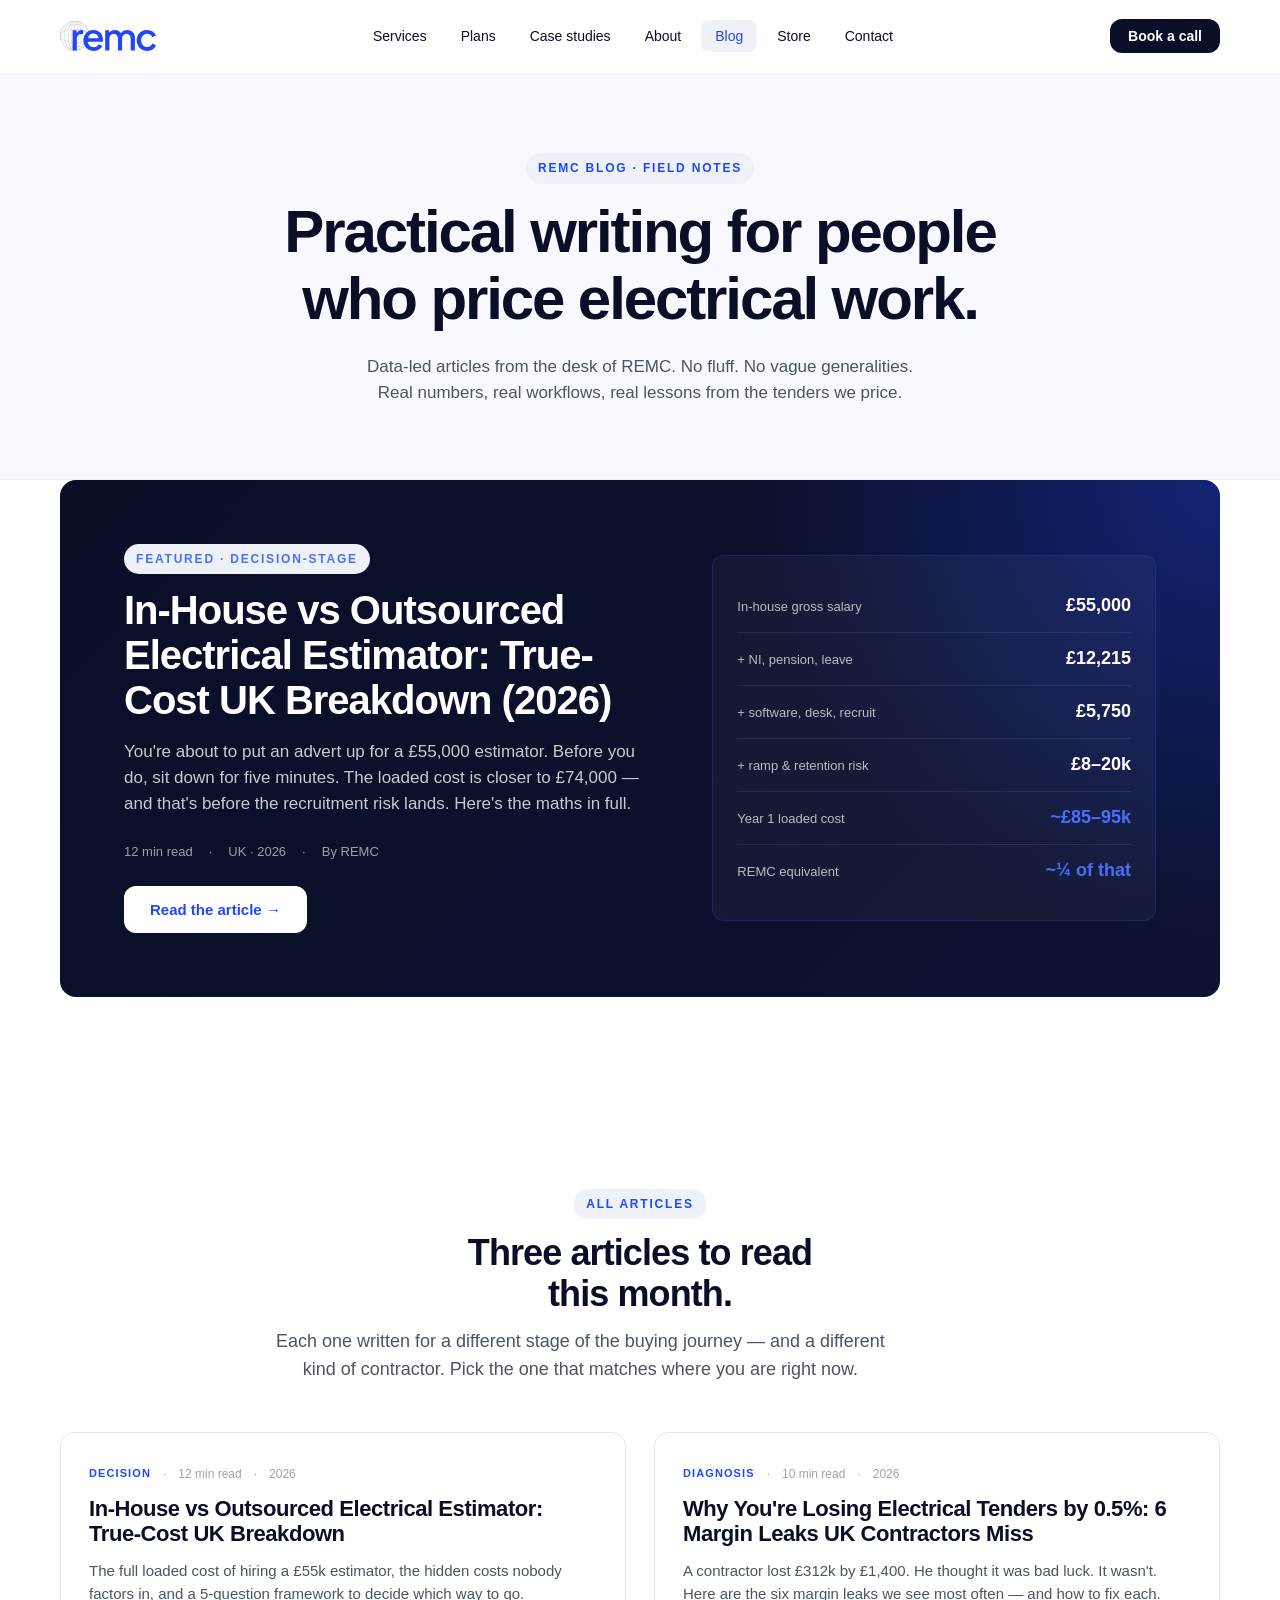
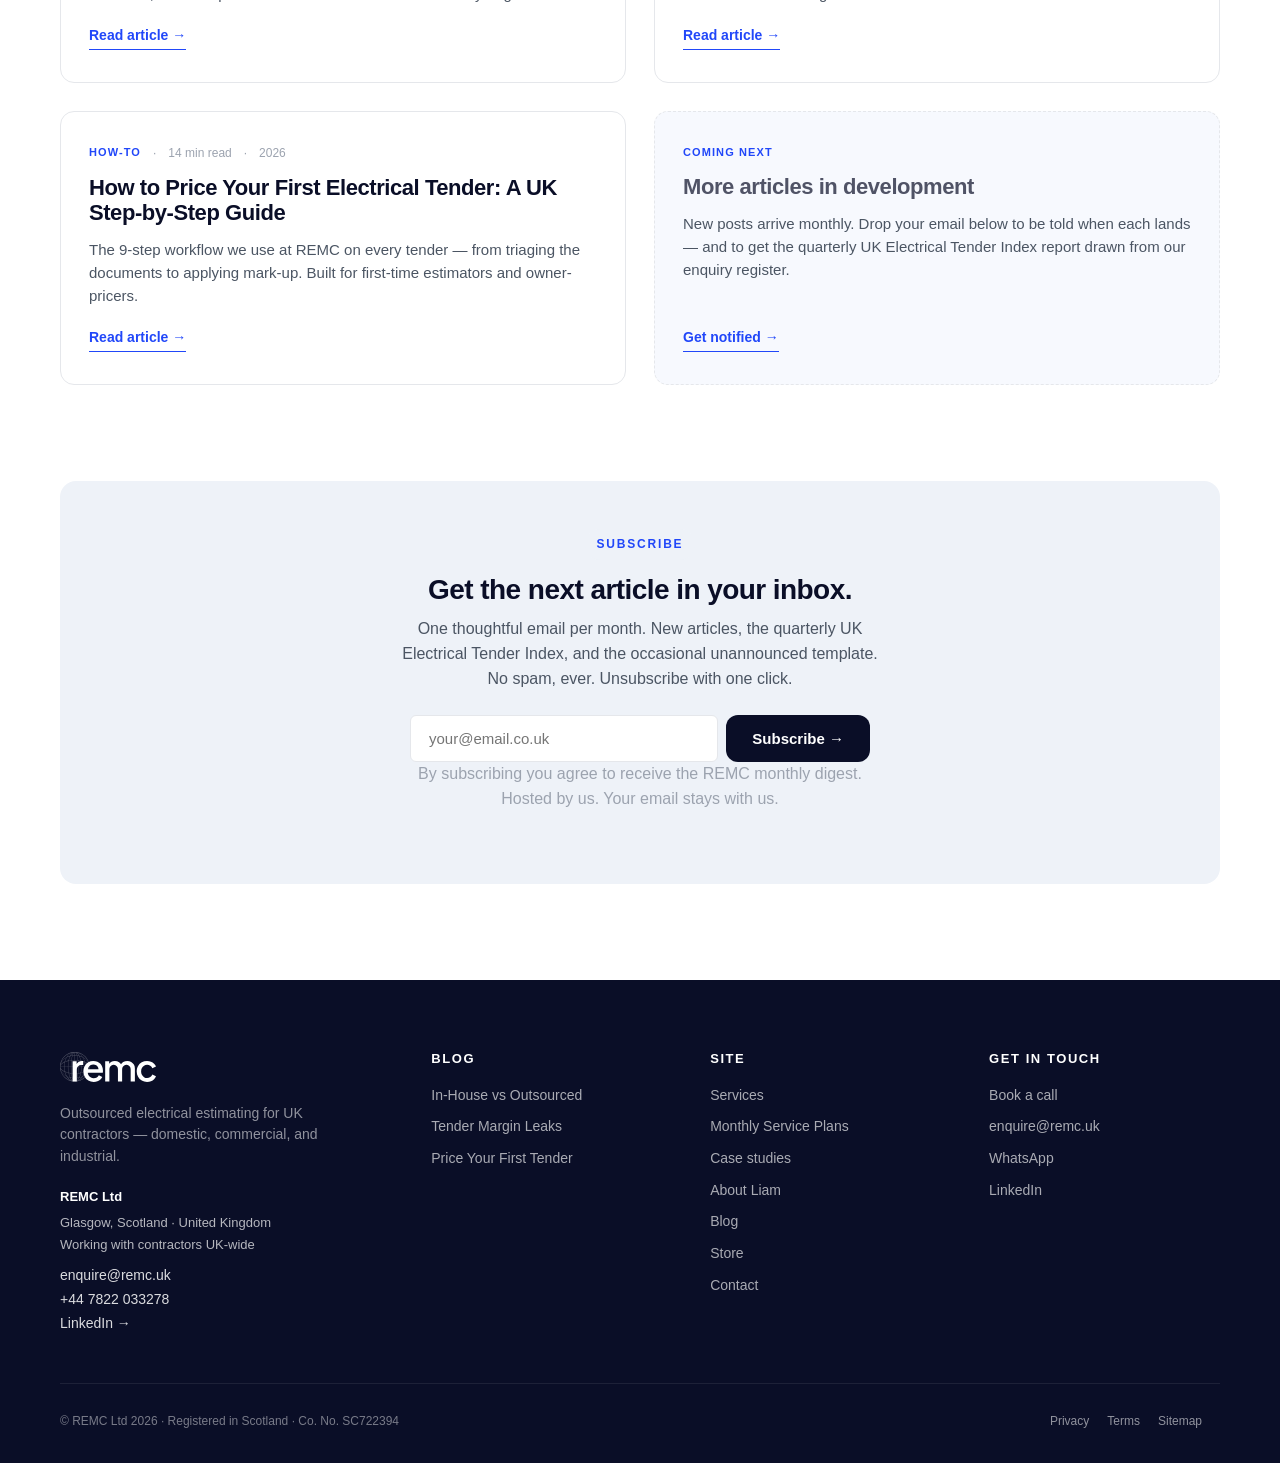
<file: blog.html>
<!DOCTYPE html>
<html lang="en">
<head>
  <meta charset="UTF-8">
  <meta name="viewport" content="width=device-width, initial-scale=1.0">
  <title>Blog | remc — Insights for UK electrical estimators</title>
  <meta name="description" content="Practical, data-led articles for UK electrical contractors and estimators — from tender pricing to growing your contracting business. Written by REMC's founder.">
  <link rel="preconnect" href="https://fonts.googleapis.com">
  <link rel="preconnect" href="https://fonts.gstatic.com" crossorigin>
  <link href="https://fonts.googleapis.com/css2?family=Space+Grotesk:wght@400;500;600;700&display=swap" rel="stylesheet">

  <!-- Calendly assets -->
  <link href="https://assets.calendly.com/assets/external/widget.css" rel="stylesheet">
  <script src="https://assets.calendly.com/assets/external/widget.js" async></script>

  <link rel="stylesheet" href="styles.css">
  <style>
    body { font-family: -apple-system, BlinkMacSystemFont, 'SF Pro Text', 'SF Pro Display', 'Helvetica Neue', Helvetica, Arial, sans-serif; color: var(--body); background: var(--bg); line-height: 1.55; font-size: 17px; -webkit-font-smoothing: antialiased; }
    h1, h2, h3, h4 { font-family: -apple-system, BlinkMacSystemFont, 'SF Pro Text', 'SF Pro Display', 'Helvetica Neue', Helvetica, Arial, sans-serif; color: var(--ink); font-weight: 700; line-height: 1.12; letter-spacing: -0.02em; }
    h1 { font-size: clamp(38px, 5vw, 60px); letter-spacing: -0.035em; }
    h2 { font-size: clamp(26px, 3.4vw, 36px); margin-bottom: 12px; letter-spacing: -0.025em; }
    h3 { font-size: clamp(20px, 2.4vw, 24px); }
    p { margin-bottom: 1em; max-width: 64ch; }
    
    
    
    .eyebrow { display: inline-block; font-size: 12px; font-weight: 600; text-transform: uppercase; letter-spacing: 0.15em; color: var(--brand); margin-bottom: 14px; }
    .lead { font-size: 18px; color: var(--body); max-width: 62ch; }
    
    
    
    .btn-ghost { background: transparent; color: var(--ink); border-bottom: 1.5px solid var(--brand); padding: 8px 0; border-radius: 0; font-weight: 600; }
    .btn-ghost:hover { color: var(--brand); }
    
    
    
    
    
    
    
    
    
    
    
    .hero { padding: 80px 0 40px; min-height: 0; background: var(--brand-soft); border-bottom: 1px solid var(--divider-soft); }
    .hero h1 { margin: 0 auto 22px; max-width: 24ch; }
    .hero-subhead { font-size: clamp(17px, 1.3vw, 19px); color: var(--body); margin: 0 auto 32px; max-width: 60ch; line-height: 1.55; }
    .featured {
          background: linear-gradient(135deg, var(--ink) 0%, #0c1230 100%);
          color: white;
          border-radius: 16px;
          padding: 48px;
          display: grid;
          grid-template-columns: 1fr;
          gap: 32px;
          position: relative;
          overflow: hidden;
        }
    @media (min-width: 900px) { .featured { grid-template-columns: 1.2fr 1fr; padding: 64px; gap: 56px; } }
    .featured::before {
          content: '';
          position: absolute;
          top: 0; right: 0;
          width: 50%; height: 100%;
          background: radial-gradient(circle at 100% 0%, rgba(32, 70, 248, 0.35), transparent 60%);
          pointer-events: none;
        }
    .featured > * { position: relative; z-index: 1; }
    .featured .eyebrow { color: var(--brand-light); }
    .featured h2 { color: white; font-size: clamp(28px, 3.4vw, 40px); margin-bottom: 16px; }
    .featured p { color: rgba(255,255,255,0.78); font-size: 17px; margin-bottom: 24px; }
    .featured-meta { display: flex; gap: 16px; flex-wrap: wrap; font-size: 13px; color: rgba(255,255,255,0.6); margin-bottom: 24px; }
    .featured .btn-light { background: white; color: var(--brand); border: none; }
    .featured .btn-light:hover { background: var(--brand-light); color: white; }
    .featured-visual {
          background: rgba(255,255,255,0.04);
          border: 1px solid rgba(32,70,248,0.25);
          border-radius: 12px;
          padding: 24px;
          align-self: center;
        }
    .visual-stat {
          padding: 12px 0;
          border-bottom: 1px solid rgba(255,255,255,0.08);
          display: flex;
          justify-content: space-between;
          align-items: baseline;
          gap: 16px;
        }
    .visual-stat:last-child { border-bottom: none; }
    .visual-stat .label { font-size: 13px; color: rgba(255,255,255,0.7); }
    .visual-stat .value { font-size: 18px; font-weight: 700; font-variant-numeric: tabular-nums; color: white; }
    .visual-stat .value .accent { color: var(--brand-light); }
    .grid { display: grid; grid-template-columns: 1fr; gap: 28px; }
    @media (min-width: 768px) { .grid { grid-template-columns: repeat(2, 1fr); } }
    .article-card {
          background: white;
          border: 1px solid var(--divider);
          border-radius: 14px;
          padding: 32px 28px;
          display: flex;
          flex-direction: column;
          transition: all 0.25s;
        }
    .article-card:hover {
          border-color: var(--brand);
          transform: translateY(-3px);
          box-shadow: 0 16px 40px rgba(32, 70, 248, 0.1);
        }
    .article-meta {
          display: flex;
          flex-wrap: wrap;
          gap: 12px;
          font-size: 12px;
          color: var(--muted);
          margin-bottom: 14px;
        }
    .article-category {
          font-weight: 700;
          text-transform: uppercase;
          letter-spacing: 0.1em;
          color: var(--brand);
          font-size: 11px;
        }
    .article-card h3 {
          font-size: 22px;
          margin-bottom: 12px;
          color: var(--ink);
          letter-spacing: -0.02em;
        }
    .article-card h3 a:hover { color: var(--brand); }
    .article-card p {
          font-size: 15px;
          color: var(--body);
          margin-bottom: 20px;
          flex: 1;
        }
    .article-link {
          font-size: 14px;
          font-weight: 600;
          color: var(--brand);
          border-bottom: 1.5px solid var(--brand);
          padding-bottom: 2px;
          align-self: flex-start;
        }
    .newsletter {
          background: var(--brand-tint);
          border-radius: 16px;
          padding: 48px;
          text-align: center;
        }
    .newsletter h3 { font-size: 28px; margin-bottom: 12px; }
    .newsletter p { font-size: 16px; max-width: 56ch; margin: 0 auto 24px; }
    .newsletter-form {
          display: flex;
          gap: 8px;
          max-width: 460px;
          margin: 0 auto;
          flex-wrap: wrap;
        }
    .newsletter-form input {
          flex: 1;
          min-width: 220px;
          padding: 14px 18px;
          font-family: inherit;
          font-size: 15px;
          border: 1.5px solid var(--divider);
          border-radius: 6px;
          background: white;
        }
    .newsletter-form input:focus { outline: none; border-color: var(--brand); }
    .newsletter-meta { font-size: 12px; color: var(--muted); margin-top: 12px; }
    @media (min-width: 768px) { .footer-grid { grid-template-columns: 1.4fr 1fr 1fr 1fr; gap: 48px; } }
    .section-header { max-width: 740px; margin-bottom: 48px; }
  </style>
</head>
<body>

  <svg style="display:none">
    <symbol id="globe" viewBox="0 0 100 100">
      <circle cx="50" cy="50" r="48"/><ellipse cx="50" cy="50" rx="48" ry="22"/>
      <ellipse cx="50" cy="50" rx="48" ry="10"/><line x1="50" y1="2" x2="50" y2="98"/>
      <ellipse cx="50" cy="50" rx="24" ry="48"/><ellipse cx="50" cy="50" rx="10" ry="48"/>
    </symbol>
  </svg>

  <header id="header">
    <div class="container">
      <nav class="nav">
        <a href="index.html" class="logo" aria-label="REMC — home"><img src="logo.svg" alt="REMC" class="logo-img" width="96" height="30"></a>
        <ul class="nav-links">
          <li><a href="services.html">Services</a></li>
          <li><a href="plans.html">Plans</a></li>
          <li><a href="case-studies.html">Case studies</a></li>
          <li><a href="about.html">About</a></li>
          <li><a href="blog.html" class="active">Blog</a></li>
          <li><a href="store.html">Store</a></li>
          <li><a href="contact.html">Contact</a></li>
        </ul>
        <a href="contact.html" class="btn btn-primary" style="display:none;" id="navCta">Book a call</a>
        <button class="nav-toggle" id="navToggle" aria-expanded="false" aria-controls="navDrawer" aria-label="Open menu">
          <span></span><span></span><span></span>
        </button>
      </nav>
    </div>
    <div class="nav-drawer" id="navDrawer">
      <ul >
          <li><a href="services.html">Services</a></li>
          <li><a href="plans.html">Plans</a></li>
          <li><a href="case-studies.html">Case studies</a></li>
          <li><a href="about.html">About</a></li>
          <li><a href="blog.html" class="active">Blog</a></li>
          <li><a href="store.html">Store</a></li>
          <li><a href="contact.html">Contact</a></li>
        </ul>
      <a href="contact.html" class="btn btn-primary drawer-cta">Book a call</a>
    </div>
  </header>

  <!-- HERO -->
  <section class="hero">
    <div class="container">
      <span class="eyebrow">REMC Blog · Field notes</span>
      <h1>Practical writing for people who price electrical work.</h1>
      <p class="hero-subhead">Data-led articles from the desk of REMC. No fluff. No vague generalities. Real numbers, real workflows, real lessons from the tenders we price.</p>
    </div>
  </section>

  <!-- FEATURED ARTICLE -->
  <section style="padding-top: 0;">
    <div class="container">
      <div class="featured">
        <div>
          <span class="eyebrow">Featured · Decision-stage</span>
          <h2>In-House vs Outsourced Electrical Estimator: True-Cost UK Breakdown (2026)</h2>
          <p>You're about to put an advert up for a £55,000 estimator. Before you do, sit down for five minutes. The loaded cost is closer to £74,000 — and that's before the recruitment risk lands. Here's the maths in full.</p>
          <div class="featured-meta">
            <span>12 min read</span>
            <span>·</span>
            <span>UK · 2026</span>
            <span>·</span>
            <span>By REMC</span>
          </div>
          <a href="blog-outsourced-cost.html" class="btn btn-light">Read the article →</a>
        </div>
        <div class="featured-visual">
          <div class="visual-stat"><span class="label">In-house gross salary</span><span class="value">£55,000</span></div>
          <div class="visual-stat"><span class="label">+ NI, pension, leave</span><span class="value">£12,215</span></div>
          <div class="visual-stat"><span class="label">+ software, desk, recruit</span><span class="value">£5,750</span></div>
          <div class="visual-stat"><span class="label">+ ramp &amp; retention risk</span><span class="value">£8–20k</span></div>
          <div class="visual-stat"><span class="label">Year 1 loaded cost</span><span class="value"><span class="accent">~£85–95k</span></span></div>
          <div class="visual-stat"><span class="label">REMC equivalent</span><span class="value"><span class="accent">~¼ of that</span></span></div>
        </div>
      </div>
    </div>
  </section>

  <!-- ALL ARTICLES -->
  <section>
    <div class="container">
      <div class="section-header">
        <span class="eyebrow">All articles</span>
        <h2>Three articles to read this month.</h2>
        <p class="lead">Each one written for a different stage of the buying journey — and a different kind of contractor. Pick the one that matches where you are right now.</p>
      </div>

      <div class="grid">
        <article class="article-card">
          <div class="article-meta">
            <span class="article-category">Decision</span>
            <span>·</span>
            <span>12 min read</span>
            <span>·</span>
            <span>2026</span>
          </div>
          <h3><a href="blog-outsourced-cost.html">In-House vs Outsourced Electrical Estimator: True-Cost UK Breakdown</a></h3>
          <p>The full loaded cost of hiring a £55k estimator, the hidden costs nobody factors in, and a 5-question framework to decide which way to go.</p>
          <a href="blog-outsourced-cost.html" class="article-link">Read article →</a>
        </article>

        <article class="article-card">
          <div class="article-meta">
            <span class="article-category">Diagnosis</span>
            <span>·</span>
            <span>10 min read</span>
            <span>·</span>
            <span>2026</span>
          </div>
          <h3><a href="blog-margin-leaks.html">Why You're Losing Electrical Tenders by 0.5%: 6 Margin Leaks UK Contractors Miss</a></h3>
          <p>A contractor lost £312k by £1,400. He thought it was bad luck. It wasn't. Here are the six margin leaks we see most often — and how to fix each.</p>
          <a href="blog-margin-leaks.html" class="article-link">Read article →</a>
        </article>

        <article class="article-card">
          <div class="article-meta">
            <span class="article-category">How-to</span>
            <span>·</span>
            <span>14 min read</span>
            <span>·</span>
            <span>2026</span>
          </div>
          <h3><a href="blog-first-tender-guide.html">How to Price Your First Electrical Tender: A UK Step-by-Step Guide</a></h3>
          <p>The 9-step workflow we use at REMC on every tender — from triaging the documents to applying mark-up. Built for first-time estimators and owner-pricers.</p>
          <a href="blog-first-tender-guide.html" class="article-link">Read article →</a>
        </article>

        <article class="article-card" style="background: var(--brand-soft); border-style: dashed;">
          <div class="article-meta">
            <span class="article-category">Coming next</span>
          </div>
          <h3 style="opacity: 0.7;">More articles in development</h3>
          <p>New posts arrive monthly. Drop your email below to be told when each lands — and to get the quarterly UK Electrical Tender Index report drawn from our enquiry register.</p>
          <a href="#newsletter" class="article-link">Get notified →</a>
        </article>
      </div>
    </div>
  </section>

  <!-- NEWSLETTER -->
  <section id="newsletter" style="padding-top: 0;">
    <div class="container">
      <div class="newsletter">
        <span class="eyebrow">Subscribe</span>
        <h3>Get the next article in your inbox.</h3>
        <p>One thoughtful email per month. New articles, the quarterly UK Electrical Tender Index, and the occasional unannounced template. No spam, ever. Unsubscribe with one click.</p>
        <form class="newsletter-form" action="mailto:enquire@remc.uk" method="post">
          <input type="email" name="email" placeholder="your@email.co.uk" required>
          <button type="submit" class="btn btn-primary">Subscribe →</button>
        </form>
        <p class="newsletter-meta">By subscribing you agree to receive the REMC monthly digest. Hosted by us. Your email stays with us.</p>
      </div>
    </div>
  </section>

  <!-- FOOTER -->
  <footer>
    <div class="container">
      <div class="footer-grid">
        <div class="footer-brand">
          <a href="index.html" class="logo" aria-label="REMC — home"><img src="logo-white.svg" alt="REMC" class="logo-img" width="96" height="30"></a>
          <p>Outsourced electrical estimating for UK contractors — domestic, commercial, and industrial.</p>
          <div class="footer-nap" style="margin-top: 18px; font-size: 13px; line-height: 1.7; color: rgba(255,255,255,0.7);">
            <strong style="color: white; display: block; margin-bottom: 4px;">REMC Ltd</strong>
            Glasgow, Scotland · United Kingdom<br>
            Working with contractors UK-wide
            <a href="mailto:enquire@remc.uk" style="color: rgba(255,255,255,0.85); display: block; margin-top: 8px;">enquire@remc.uk</a>
            <a href="https://wa.me/447822033278" style="color: rgba(255,255,255,0.85); display: block;">+44 7822 033278</a>
            <a href="https://www.linkedin.com/company/remc-uk" style="color: rgba(255,255,255,0.85); display: block;">LinkedIn →</a>
          </div>
        </div>
        <div>
          <h4>Blog</h4>
          <ul>
            <li><a href="blog-outsourced-cost.html">In-House vs Outsourced</a></li>
            <li><a href="blog-margin-leaks.html">Tender Margin Leaks</a></li>
            <li><a href="blog-first-tender-guide.html">Price Your First Tender</a></li>
          </ul>
        </div>
                <div>
          <h4>Site</h4>
          <ul>
            <li><a href="services.html">Services</a></li>
            <li><a href="plans.html">Monthly Service Plans</a></li>
            <li><a href="case-studies.html">Case studies</a></li>
            <li><a href="about.html">About Liam</a></li>
            <li><a href="blog.html">Blog</a></li>
            <li><a href="store.html">Store</a></li>
            <li><a href="contact.html">Contact</a></li>
          </ul>
        </div>
        <div>
          <h4>Get in touch</h4>
          <ul>
            <li><a href="contact.html">Book a call</a></li>
            <li><a href="mailto:enquire@remc.uk">enquire@remc.uk</a></li>
            <li><a href="https://wa.me/447822033278">WhatsApp</a></li>
            <li><a href="https://www.linkedin.com/company/remc-uk">LinkedIn</a></li>
          </ul>
        </div>
      </div>
      <div class="footer-base">
        <div>© REMC Ltd 2026 · Registered in Scotland · Co. No. SC722394</div>
        <div class="links"><a href="#">Privacy</a><a href="#">Terms</a><a href="#">Sitemap</a></div>
      </div>
    </div>
  </footer>

  <script>
    const header = document.getElementById('header');
    window.addEventListener('scroll', () => header.classList.toggle('scrolled', window.scrollY > 8));
  
    /* CALENDLY — intercept call & discuss CTAs sitewide */
    document.addEventListener('click', function(e) {
      const a = e.target.closest('a');
      if (!a) return;
      const text = a.textContent.trim();
      if (/^(Book a|Book my|Discuss\b|Hold my)/i.test(text)) {
        if (typeof Calendly !== 'undefined') {
          e.preventDefault();
          Calendly.initPopupWidget({url: 'https://calendly.com/enquire-remc'});
        }
      }
    });

  </script>

  <script id="navScript">
    (function() {
      var header = document.getElementById('header') || document.querySelector('header');
      if (header) window.addEventListener('scroll', function() { header.classList.toggle('scrolled', window.scrollY > 8); });
      var navCta = document.getElementById('navCta');
      if (navCta) {
        var mq = window.matchMedia('(min-width: 1024px)');
        navCta.style.display = mq.matches ? '' : 'none';
        mq.addEventListener('change', function(e) { navCta.style.display = e.matches ? '' : 'none'; });
      }
      var navToggle = document.getElementById('navToggle');
      var navDrawer = document.getElementById('navDrawer');
      if (navToggle && navDrawer) {
        navToggle.addEventListener('click', function() {
          var open = navDrawer.classList.toggle('is-open');
          navToggle.setAttribute('aria-expanded', open);
          document.body.style.overflow = open ? 'hidden' : '';
        });
        navDrawer.addEventListener('click', function(e) {
          if (e.target.tagName === 'A') {
            navDrawer.classList.remove('is-open');
            navToggle.setAttribute('aria-expanded', 'false');
            document.body.style.overflow = '';
          }
        });
      }
    })();
  </script>
</body>
</html>
</file>
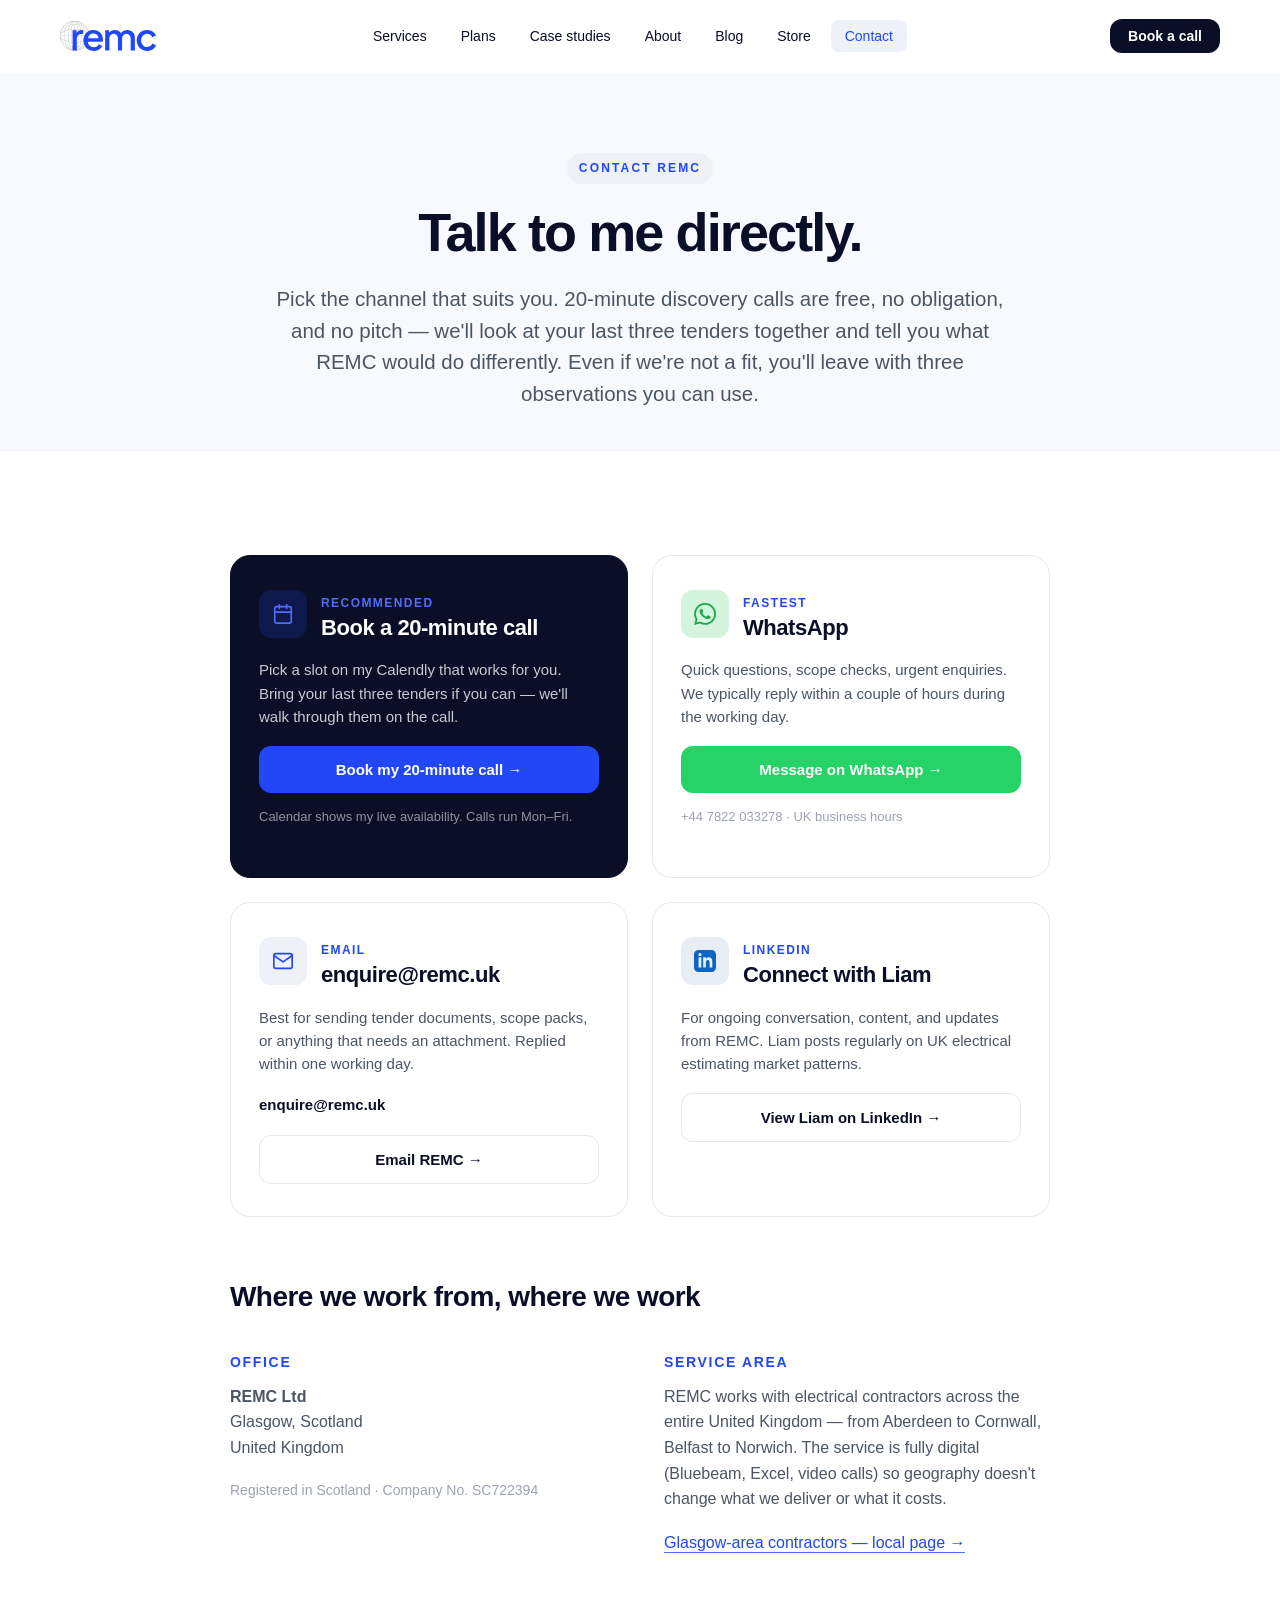
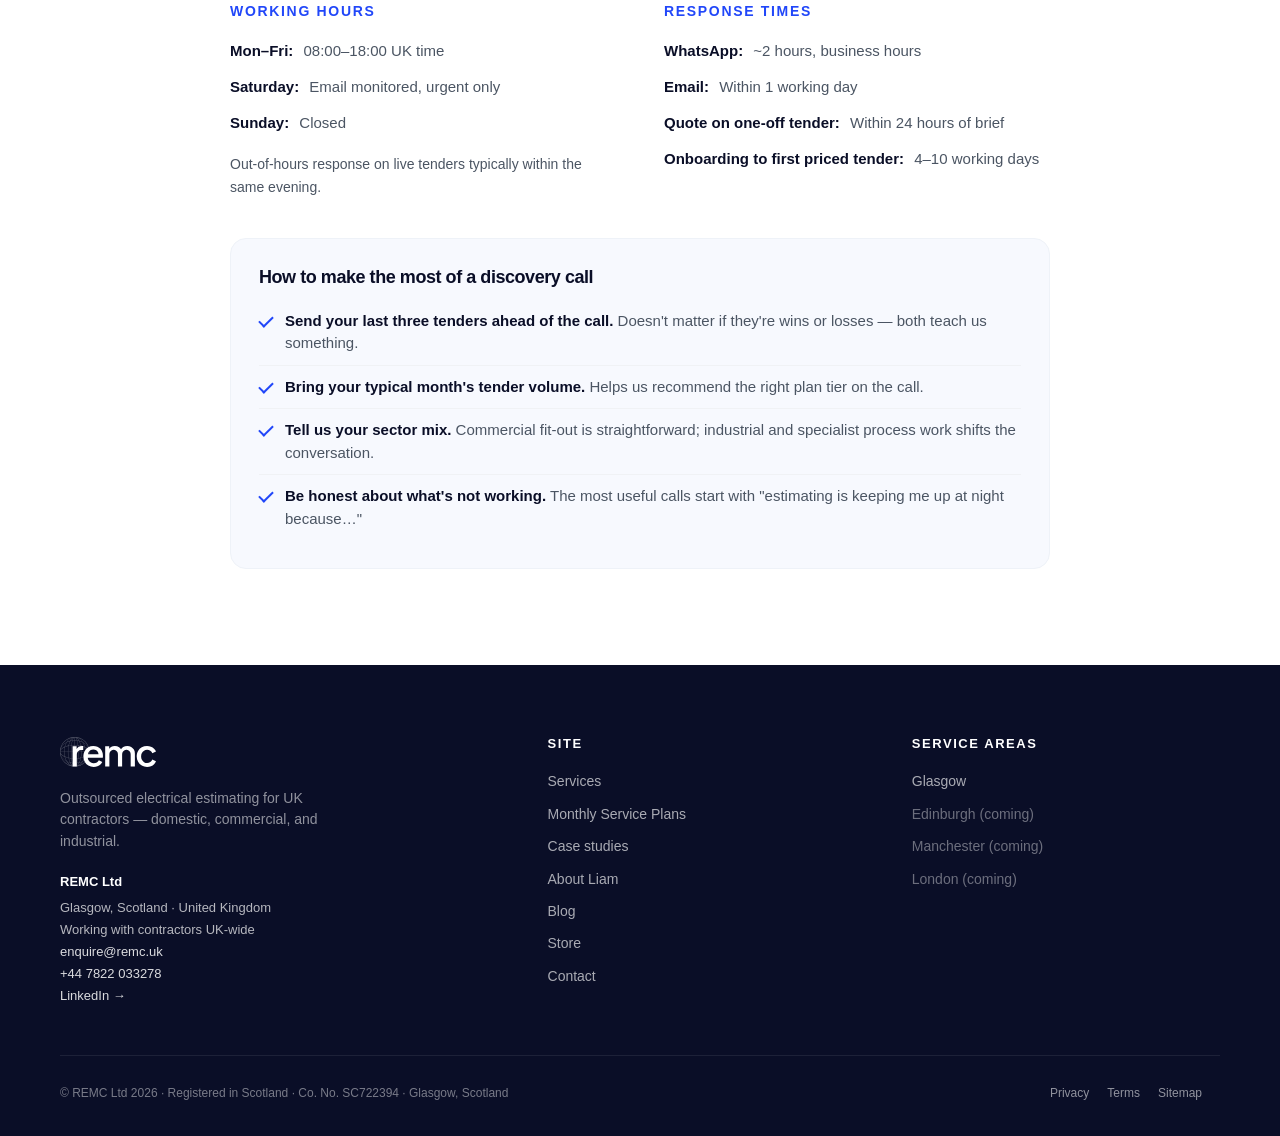
<file: contact.html>
<!DOCTYPE html>
<html lang="en">
<head>
  <meta charset="UTF-8">
  <meta name="viewport" content="width=device-width, initial-scale=1.0">
  <title>Contact | REMC — Book a 20-minute call</title>
  <meta name="description" content="Talk to Liam Macleod, Director of REMC. 20-minute discovery call, WhatsApp, email or LinkedIn. Glasgow-based, working with UK contractors.">
  <link rel="canonical" href="https://remc.uk/contact/">

  <meta property="og:type" content="website">
  <meta property="og:title" content="Contact REMC | Book a 20-minute call">
  <meta property="og:description" content="Book a 20-minute discovery call with Liam Macleod, Director of REMC. Glasgow-based, working with UK contractors.">
  <meta property="og:url" content="https://remc.uk/contact/">
  <meta name="twitter:card" content="summary_large_image">

  <link rel="preconnect" href="https://fonts.googleapis.com">
  <link rel="preconnect" href="https://fonts.gstatic.com" crossorigin>
  <link href="https://fonts.googleapis.com/css2?family=Space+Grotesk:wght@400;500;600;700&display=swap" rel="stylesheet">

  <link href="https://assets.calendly.com/assets/external/widget.css" rel="stylesheet">
  <script src="https://assets.calendly.com/assets/external/widget.js" async></script>

  <script type="application/ld+json">
  {
    "@context": "https://schema.org",
    "@type": "ContactPage",
    "name": "Contact REMC",
    "url": "https://remc.uk/contact/",
    "mainEntity": {
      "@type": "Organization",
      "name": "REMC Ltd",
      "email": "enquire@remc.uk",
      "telephone": "+44-7822-033278",
      "address": {
        "@type": "PostalAddress",
        "addressLocality": "Glasgow",
        "addressRegion": "Scotland",
        "addressCountry": "GB"
      },
      "sameAs": ["https://www.linkedin.com/company/remc-uk"]
    }
  }
  </script>

  <link rel="stylesheet" href="styles.css">
  <style>
    body { font-family: -apple-system, BlinkMacSystemFont, 'SF Pro Text', 'SF Pro Display', 'Helvetica Neue', Helvetica, Arial, sans-serif; color: var(--body); background: var(--bg); line-height: 1.6; font-size: 17px; -webkit-font-smoothing: antialiased; -moz-osx-font-smoothing: grayscale; }
    h1, h2, h3, h4 { font-family: -apple-system, BlinkMacSystemFont, 'SF Pro Display', sans-serif; color: var(--ink); font-weight: 700; line-height: 1.15; letter-spacing: -0.025em; }
    h1 { font-size: clamp(36px, 5vw, 54px); font-weight: 800; letter-spacing: -0.035em; line-height: 1.05; }
    h2 { font-size: clamp(22px, 2.6vw, 28px); margin: 0 0 14px; letter-spacing: -0.02em; }
    p { margin: 0 0 18px; }
    p:last-child { margin-bottom: 0; }
    
    .container-narrow { max-width: 900px; margin: 0 auto; padding: 0 24px; }
    @media (min-width: 768px) { .container-narrow { padding: 0 40px; } }
    
    
    .lead { font-size: clamp(18px, 1.6vw, 22px); color: var(--body); line-height: 1.55; max-width: 64ch; }
    .btn-whatsapp { background: #25D366; color: white; }
    
    
    
    
    
    .page-hero { padding: 80px 0 40px; background: var(--brand-soft); border-bottom: 1px solid var(--divider-soft); text-align: center; }
    .page-hero h1 { margin: 0 auto 22px; max-width: 22ch; }
    .page-hero .lead { margin: 0 auto; }
    
    
    .contact-grid { display: grid; grid-template-columns: 1fr; gap: 20px; margin: 8px 0; }
    @media (min-width: 768px) { .contact-grid { grid-template-columns: 1fr 1fr; gap: 24px; } }
    .contact-card {
          background: white; border: 1px solid var(--divider);
          border-radius: 20px; padding: 32px 28px;
          transition: all 0.2s;
        }
    .contact-card:hover { border-color: var(--brand); transform: translateY(-2px); }
    .contact-card.featured { background: var(--ink); color: white; border-color: var(--ink); }
    .contact-card.featured h2, .contact-card.featured .label { color: white; }
    .contact-card.featured p { color: rgba(255,255,255,0.78); }
    .contact-card.featured .value { color: white; }
    .contact-card .icon-row { display: flex; align-items: center; gap: 14px; margin-bottom: 18px; }
    .contact-card .icon {
          width: 48px; height: 48px;
          background: var(--brand-tint); color: var(--brand);
          border-radius: 12px;
          display: flex; align-items: center; justify-content: center;
        }
    .contact-card.featured .icon { background: rgba(33,71,249,0.18); color: var(--brand-light); }
    .contact-card .icon svg { width: 22px; height: 22px; }
    .contact-card .label { font-size: 12px; font-weight: 700; letter-spacing: 0.12em; text-transform: uppercase; color: var(--brand); margin-bottom: 4px; }
    .contact-card.featured .label { color: var(--brand-light); }
    .contact-card h2 { font-size: 22px; margin: 0; }
    .contact-card p { font-size: 15px; line-height: 1.55; margin: 0 0 18px; color: var(--body); }
    .contact-card .value { font-size: 15px; font-weight: 600; color: var(--ink); display: block; margin-bottom: 18px; word-break: break-all; }
    .contact-card .btn { width: 100%; justify-content: center; }
    .contact-card .meta { font-size: 13px; color: var(--muted); margin-top: 14px; }
    .contact-card.featured .meta { color: rgba(255,255,255,0.55); }
    .details-grid { display: grid; grid-template-columns: 1fr; gap: 32px; margin-top: 40px; }
    @media (min-width: 768px) { .details-grid { grid-template-columns: 1fr 1fr; gap: 48px; } }
    .details-block h3 { font-size: 14px; text-transform: uppercase; letter-spacing: 0.12em; color: var(--brand); margin-bottom: 14px; font-weight: 700; }
    .details-block p { font-size: 16px; color: var(--body); line-height: 1.6; }
    .details-block ul { list-style: none; padding: 0; margin: 0; }
    .details-block li { padding: 6px 0; font-size: 15px; color: var(--body); }
    .details-block li strong { color: var(--ink); margin-right: 6px; }
    .prep-box {
          background: var(--brand-soft);
          border: 1px solid var(--brand-tint);
          border-radius: 16px;
          padding: 28px 28px;
          margin: 40px 0 0;
        }
    .prep-box h3 { font-size: 18px; margin-bottom: 12px; color: var(--ink); }
    .prep-box ul { list-style: none; padding: 0; margin: 0; }
    .prep-box li {
          position: relative;
          padding: 10px 0 10px 26px;
          font-size: 15px; color: var(--body); line-height: 1.5;
          border-bottom: 1px solid var(--divider-soft);
        }
    .prep-box li:last-child { border-bottom: 0; }
    .prep-box li::before {
          content: ''; position: absolute; left: 0; top: 16px;
          width: 12px; height: 6px;
          border-left: 2px solid var(--brand);
          border-bottom: 2px solid var(--brand);
          transform: rotate(-45deg);
        }
    .prep-box li strong { color: var(--ink); font-weight: 600; }
    .footer-brand .nap { margin-top: 18px; font-size: 13px; line-height: 1.7; color: rgba(255,255,255,0.7); }
    .footer-brand .nap strong { color: white; display: block; margin-bottom: 4px; }
    .footer-brand .nap a { color: rgba(255,255,255,0.85); display: block; font-size: 13px; }
  </style>
</head>
<body>

  <svg style="display:none">
    <symbol id="globe" viewBox="0 0 100 100">
      <circle cx="50" cy="50" r="48"/><ellipse cx="50" cy="50" rx="48" ry="22"/>
      <ellipse cx="50" cy="50" rx="48" ry="10"/><line x1="50" y1="2" x2="50" y2="98"/>
      <ellipse cx="50" cy="50" rx="24" ry="48"/><ellipse cx="50" cy="50" rx="10" ry="48"/>
    </symbol>
  </svg>

  <header id="header">
    <div class="container">
      <nav class="nav">
        <a href="index.html" class="logo" aria-label="REMC — home"><img src="logo.svg" alt="REMC" class="logo-img" width="96" height="30"></a>
        <ul class="nav-links">
          <li><a href="services.html">Services</a></li>
          <li><a href="plans.html">Plans</a></li>
          <li><a href="case-studies.html">Case studies</a></li>
          <li><a href="about.html">About</a></li>
          <li><a href="blog.html">Blog</a></li>
          <li><a href="store.html">Store</a></li>
          <li><a href="contact.html" class="active">Contact</a></li>
        </ul>
        <a href="contact.html" class="btn btn-primary" style="display:none;" id="navCta">Book a call</a>
        <button class="nav-toggle" id="navToggle" aria-expanded="false" aria-controls="navDrawer" aria-label="Open menu">
          <span></span><span></span><span></span>
        </button>
      </nav>
    </div>
    <div class="nav-drawer" id="navDrawer">
      <ul >
          <li><a href="services.html">Services</a></li>
          <li><a href="plans.html">Plans</a></li>
          <li><a href="case-studies.html">Case studies</a></li>
          <li><a href="about.html">About</a></li>
          <li><a href="blog.html">Blog</a></li>
          <li><a href="store.html">Store</a></li>
          <li><a href="contact.html" class="active">Contact</a></li>
        </ul>
      <a href="contact.html" class="btn btn-primary drawer-cta">Book a call</a>
    </div>
  </header>

  <section class="page-hero">
    <div class="container-narrow">
      <span class="eyebrow">Contact REMC</span>
      <h1>Talk to me directly.</h1>
      <p class="lead">Pick the channel that suits you. 20-minute discovery calls are free, no obligation, and no pitch — we'll look at your last three tenders together and tell you what REMC would do differently. Even if we're not a fit, you'll leave with three observations you can use.</p>
    </div>
  </section>

  <section>
    <div class="container-narrow">

      <div class="contact-grid">

        <div class="contact-card featured">
          <div class="icon-row">
            <div class="icon">
              <svg viewBox="0 0 24 24" fill="none" stroke="currentColor" stroke-width="1.8" stroke-linecap="round" stroke-linejoin="round"><rect x="3" y="4" width="18" height="18" rx="2" ry="2"/><line x1="16" y1="2" x2="16" y2="6"/><line x1="8" y1="2" x2="8" y2="6"/><line x1="3" y1="10" x2="21" y2="10"/></svg>
            </div>
            <div>
              <span class="label">Recommended</span>
              <h2>Book a 20-minute call</h2>
            </div>
          </div>
          <p>Pick a slot on my Calendly that works for you. Bring your last three tenders if you can — we'll walk through them on the call.</p>
          <a href="#" class="btn btn-brand">Book my 20-minute call →</a>
          <p class="meta">Calendar shows my live availability. Calls run Mon–Fri.</p>
        </div>

        <div class="contact-card">
          <div class="icon-row">
            <div class="icon" style="background: #d4f4dd; color: #1da851;">
              <svg viewBox="0 0 24 24" fill="currentColor"><path d="M.057 24l1.687-6.163c-1.041-1.804-1.588-3.849-1.587-5.946.003-6.556 5.338-11.891 11.893-11.891 3.181.001 6.167 1.24 8.413 3.488 2.245 2.248 3.481 5.236 3.48 8.414-.003 6.557-5.338 11.892-11.893 11.892-1.99-.001-3.951-.5-5.688-1.448L.057 24zm6.597-3.807c1.676.995 3.276 1.591 5.392 1.592 5.448 0 9.886-4.434 9.889-9.885.002-5.462-4.415-9.89-9.881-9.892-5.452 0-9.887 4.434-9.889 9.884-.001 2.225.651 3.891 1.746 5.634l-.999 3.648 3.742-.981zm11.387-5.464c-.074-.124-.272-.198-.57-.347-.297-.149-1.758-.868-2.031-.967-.272-.099-.47-.149-.669.149-.198.297-.768.967-.941 1.165-.173.198-.347.223-.644.074-.297-.149-1.255-.462-2.39-1.475-.883-.788-1.48-1.761-1.653-2.059-.173-.297-.018-.458.13-.606.134-.133.297-.347.446-.521.151-.172.2-.296.3-.495.099-.198.05-.371-.025-.52-.075-.149-.669-1.612-.916-2.207-.242-.579-.487-.5-.669-.51l-.57-.01c-.198 0-.52.074-.792.372s-1.04 1.016-1.04 2.479 1.065 2.876 1.213 3.074c.149.198 2.095 3.2 5.076 4.487.71.306 1.263.489 1.694.626.712.226 1.36.194 1.872.118.571-.085 1.758-.719 2.006-1.413.248-.694.248-1.289.173-1.413z"/></svg>
            </div>
            <div>
              <span class="label">Fastest</span>
              <h2>WhatsApp</h2>
            </div>
          </div>
          <p>Quick questions, scope checks, urgent enquiries. We typically reply within a couple of hours during the working day.</p>
          <a href="https://wa.me/447822033278?text=Hi%20REMC%2C%20I%27d%20like%20to%20discuss%20outsourced%20electrical%20estimating" target="_blank" rel="noopener" class="btn btn-whatsapp">Message on WhatsApp →</a>
          <p class="meta">+44 7822 033278 · UK business hours</p>
        </div>

        <div class="contact-card">
          <div class="icon-row">
            <div class="icon">
              <svg viewBox="0 0 24 24" fill="none" stroke="currentColor" stroke-width="1.8" stroke-linecap="round" stroke-linejoin="round"><path d="M4 4h16c1.1 0 2 .9 2 2v12c0 1.1-.9 2-2 2H4c-1.1 0-2-.9-2-2V6c0-1.1.9-2 2-2z"/><polyline points="22,6 12,13 2,6"/></svg>
            </div>
            <div>
              <span class="label">Email</span>
              <h2>enquire@remc.uk</h2>
            </div>
          </div>
          <p>Best for sending tender documents, scope packs, or anything that needs an attachment. Replied within one working day.</p>
          <span class="value">enquire@remc.uk</span>
          <a href="mailto:enquire@remc.uk?subject=Outsourced%20electrical%20estimating%20enquiry" class="btn btn-ghost">Email REMC →</a>
        </div>

        <div class="contact-card">
          <div class="icon-row">
            <div class="icon" style="background: #e8edf5; color: #0a66c2;">
              <svg viewBox="0 0 24 24" fill="currentColor"><path d="M19 0h-14c-2.761 0-5 2.239-5 5v14c0 2.761 2.239 5 5 5h14c2.762 0 5-2.239 5-5v-14c0-2.761-2.238-5-5-5zm-11 19h-3v-11h3v11zm-1.5-12.268c-.966 0-1.75-.79-1.75-1.764s.784-1.764 1.75-1.764 1.75.79 1.75 1.764-.783 1.764-1.75 1.764zm13.5 12.268h-3v-5.604c0-3.368-4-3.113-4 0v5.604h-3v-11h3v1.765c1.396-2.586 7-2.777 7 2.476v6.759z"/></svg>
            </div>
            <div>
              <span class="label">LinkedIn</span>
              <h2>Connect with Liam</h2>
            </div>
          </div>
          <p>For ongoing conversation, content, and updates from REMC. Liam posts regularly on UK electrical estimating market patterns.</p>
          <a href="https://www.linkedin.com/in/liammacleod-remc/" target="_blank" rel="noopener" class="btn btn-ghost">View Liam on LinkedIn →</a>
        </div>

      </div>

      <h2 style="margin-top: 64px;">Where we work from, where we work</h2>
      <div class="details-grid">
        <div class="details-block">
          <h3>Office</h3>
          <p><strong>REMC Ltd</strong><br>
          Glasgow, Scotland<br>
          United Kingdom</p>
          <p style="font-size: 14px; color: var(--muted); margin-top: 12px;">
            Registered in Scotland · Company No. SC722394
          </p>
        </div>
        <div class="details-block">
          <h3>Service area</h3>
          <p>REMC works with electrical contractors across the entire United Kingdom — from Aberdeen to Cornwall, Belfast to Norwich. The service is fully digital (Bluebeam, Excel, video calls) so geography doesn't change what we deliver or what it costs.</p>
          <p style="margin-top: 12px;"><a href="glasgow.html" style="color: var(--brand); border-bottom: 1px solid var(--brand-light); padding-bottom: 1px;">Glasgow-area contractors — local page →</a></p>
        </div>
        <div class="details-block">
          <h3>Working hours</h3>
          <ul>
            <li><strong>Mon–Fri:</strong> 08:00–18:00 UK time</li>
            <li><strong>Saturday:</strong> Email monitored, urgent only</li>
            <li><strong>Sunday:</strong> Closed</li>
          </ul>
          <p style="margin-top: 12px; font-size: 14px;">Out-of-hours response on live tenders typically within the same evening.</p>
        </div>
        <div class="details-block">
          <h3>Response times</h3>
          <ul>
            <li><strong>WhatsApp:</strong> ~2 hours, business hours</li>
            <li><strong>Email:</strong> Within 1 working day</li>
            <li><strong>Quote on one-off tender:</strong> Within 24 hours of brief</li>
            <li><strong>Onboarding to first priced tender:</strong> 4–10 working days</li>
          </ul>
        </div>
      </div>

      <div class="prep-box">
        <h3>How to make the most of a discovery call</h3>
        <ul>
          <li><strong>Send your last three tenders ahead of the call.</strong> Doesn't matter if they're wins or losses — both teach us something.</li>
          <li><strong>Bring your typical month's tender volume.</strong> Helps us recommend the right plan tier on the call.</li>
          <li><strong>Tell us your sector mix.</strong> Commercial fit-out is straightforward; industrial and specialist process work shifts the conversation.</li>
          <li><strong>Be honest about what's not working.</strong> The most useful calls start with "estimating is keeping me up at night because…"</li>
        </ul>
      </div>

    </div>
  </section>

  <footer>
    <div class="container">
      <div class="footer-grid">
        <div class="footer-brand">
          <a href="index.html" class="logo" aria-label="REMC — home"><img src="logo-white.svg" alt="REMC" class="logo-img" width="96" height="30"></a>
          <p>Outsourced electrical estimating for UK contractors — domestic, commercial, and industrial.</p>
          <div class="nap">
            <strong>REMC Ltd</strong>
            Glasgow, Scotland · United Kingdom<br>
            Working with contractors UK-wide
            <a href="mailto:enquire@remc.uk">enquire@remc.uk</a>
            <a href="https://wa.me/447822033278">+44 7822 033278</a>
            <a href="https://www.linkedin.com/company/remc-uk">LinkedIn →</a>
          </div>
        </div>
        <div>
          <h4>Site</h4>
          <ul>
            <li><a href="services.html">Services</a></li>
            <li><a href="plans.html">Monthly Service Plans</a></li>
            <li><a href="case-studies.html">Case studies</a></li>
            <li><a href="about.html">About Liam</a></li>
            <li><a href="blog.html">Blog</a></li>
            <li><a href="store.html">Store</a></li>
            <li><a href="contact.html">Contact</a></li>
          </ul>
        </div>
        <div>
          <h4>Service areas</h4>
          <ul>
            <li><a href="glasgow.html">Glasgow</a></li>
            <li style="color: rgba(255,255,255,0.4);">Edinburgh (coming)</li>
            <li style="color: rgba(255,255,255,0.4);">Manchester (coming)</li>
            <li style="color: rgba(255,255,255,0.4);">London (coming)</li>
          </ul>
        </div>
      </div>
      <div class="footer-base">
        <div>© REMC Ltd 2026 · Registered in Scotland · Co. No. SC722394 · Glasgow, Scotland</div>
        <div class="links"><a href="#">Privacy</a><a href="#">Terms</a><a href="#">Sitemap</a></div>
      </div>
    </div>
  </footer>

  <script>
    const header = document.getElementById('header');
    window.addEventListener('scroll', () => header.classList.toggle('scrolled', window.scrollY > 8));
    document.addEventListener('click', function(e) {
      const a = e.target.closest('a');
      if (!a) return;
      const text = a.textContent.trim();
      if (/^(Book a|Book my|Discuss\b|Hold my)/i.test(text)) {
        if (typeof Calendly !== 'undefined') {
          e.preventDefault();
          Calendly.initPopupWidget({url: 'https://calendly.com/enquire-remc'});
        }
      }
    });
  </script>

  <script id="navScript">
    (function() {
      var header = document.getElementById('header') || document.querySelector('header');
      if (header) window.addEventListener('scroll', function() { header.classList.toggle('scrolled', window.scrollY > 8); });
      var navCta = document.getElementById('navCta');
      if (navCta) {
        var mq = window.matchMedia('(min-width: 1024px)');
        navCta.style.display = mq.matches ? '' : 'none';
        mq.addEventListener('change', function(e) { navCta.style.display = e.matches ? '' : 'none'; });
      }
      var navToggle = document.getElementById('navToggle');
      var navDrawer = document.getElementById('navDrawer');
      if (navToggle && navDrawer) {
        navToggle.addEventListener('click', function() {
          var open = navDrawer.classList.toggle('is-open');
          navToggle.setAttribute('aria-expanded', open);
          document.body.style.overflow = open ? 'hidden' : '';
        });
        navDrawer.addEventListener('click', function(e) {
          if (e.target.tagName === 'A') {
            navDrawer.classList.remove('is-open');
            navToggle.setAttribute('aria-expanded', 'false');
            document.body.style.overflow = '';
          }
        });
      }
    })();
  </script>
</body>
</html>
</file>
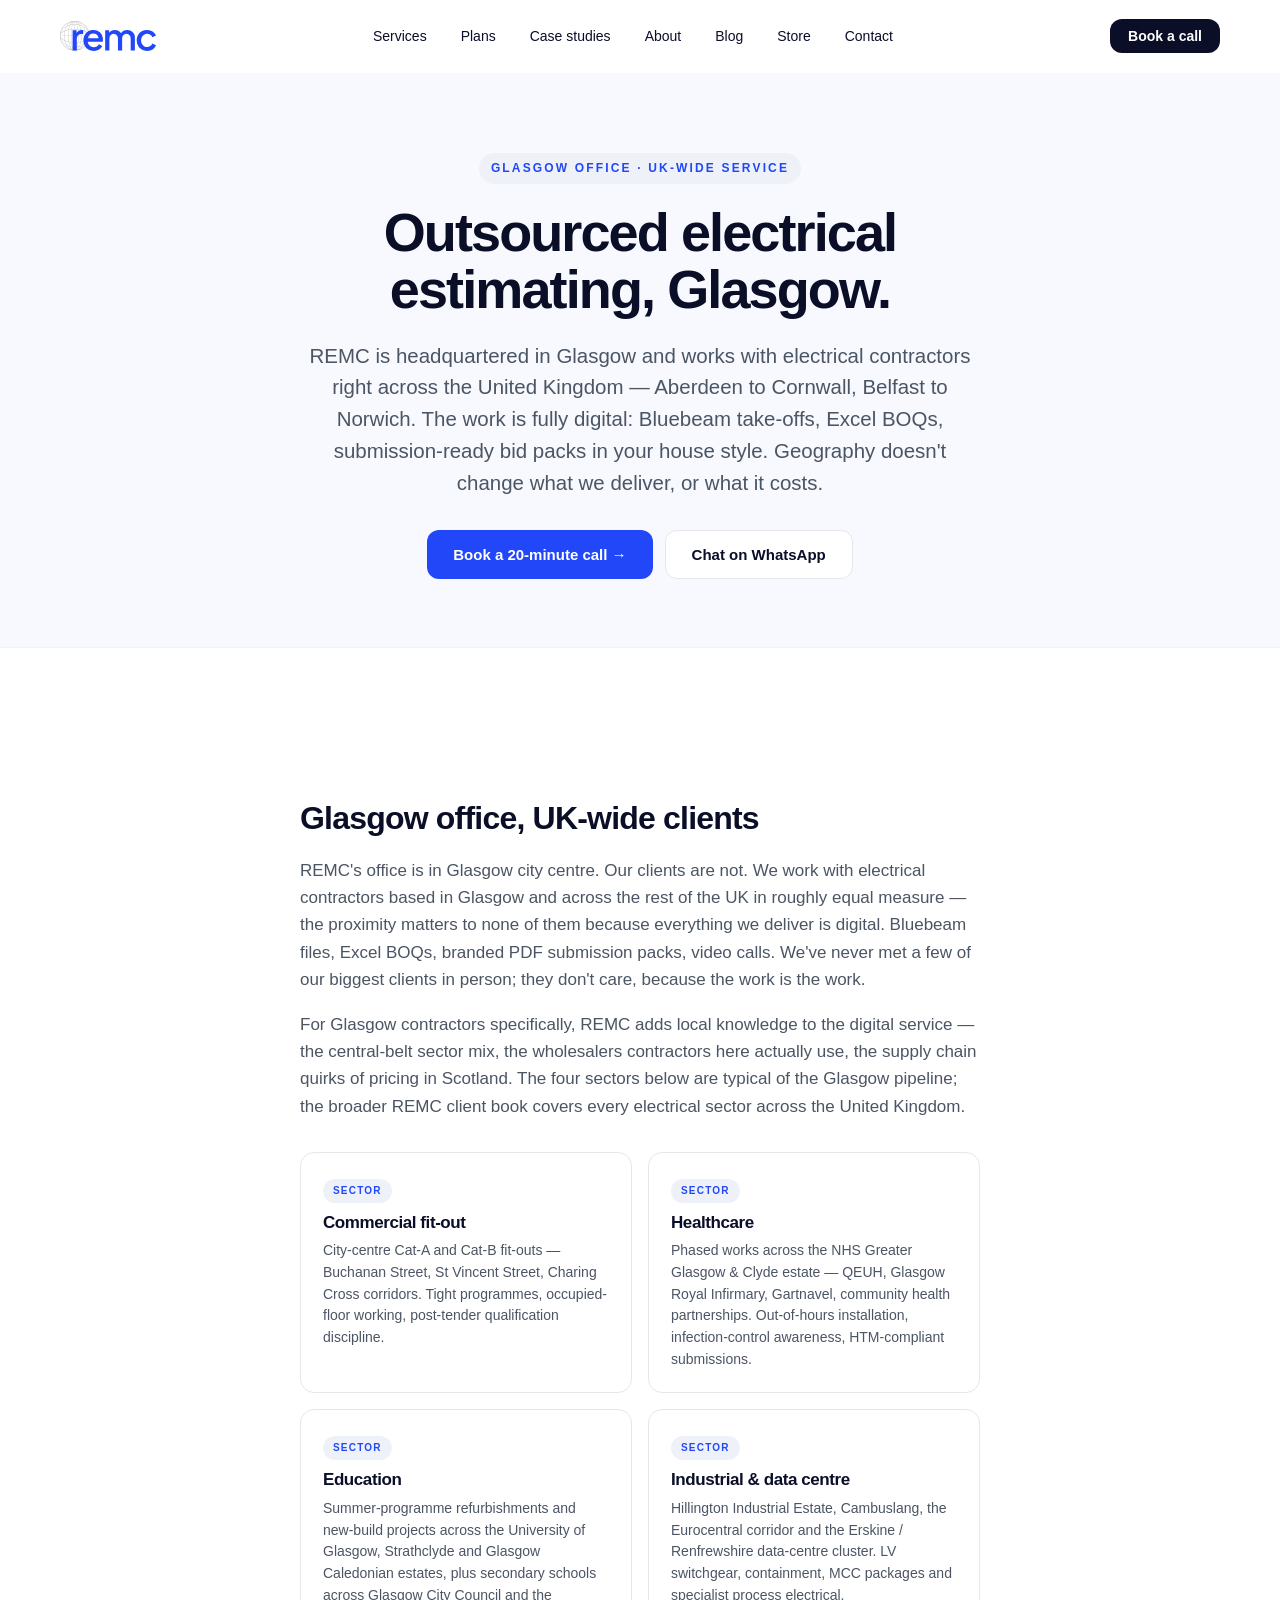
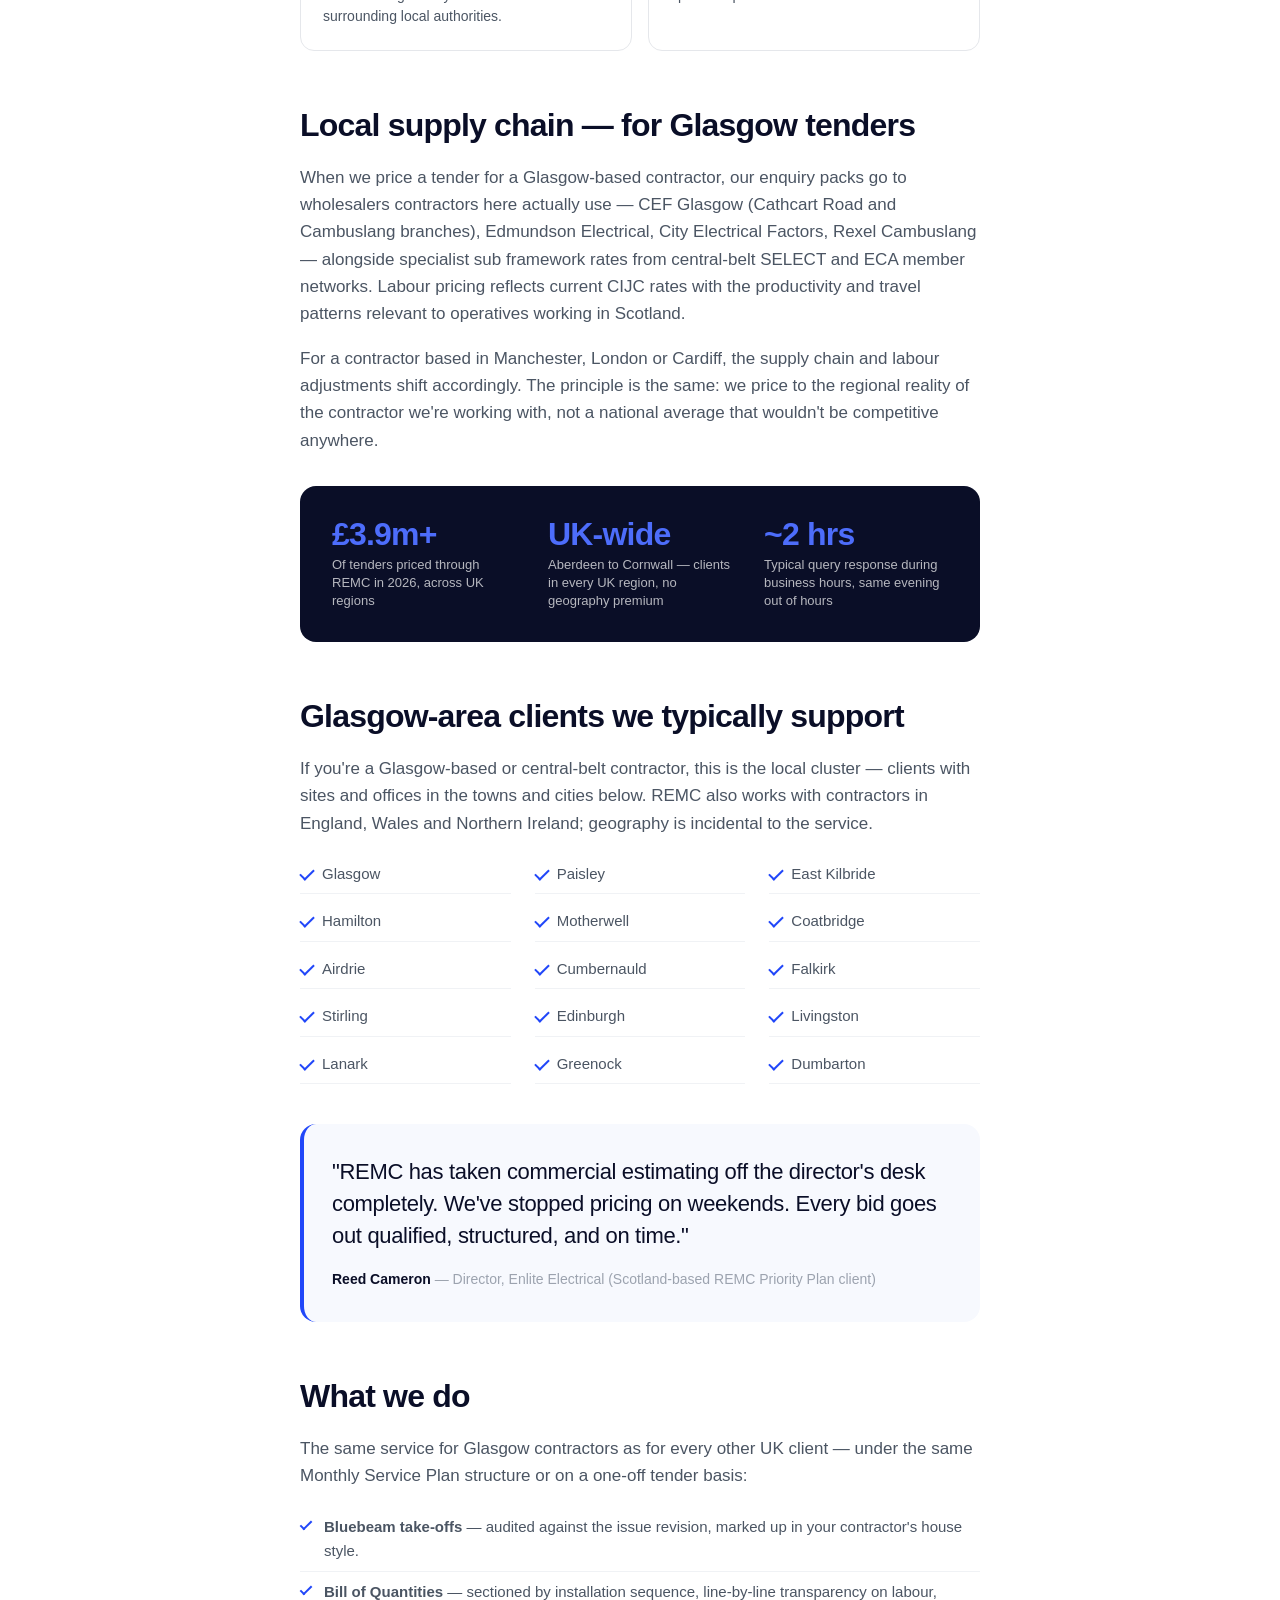
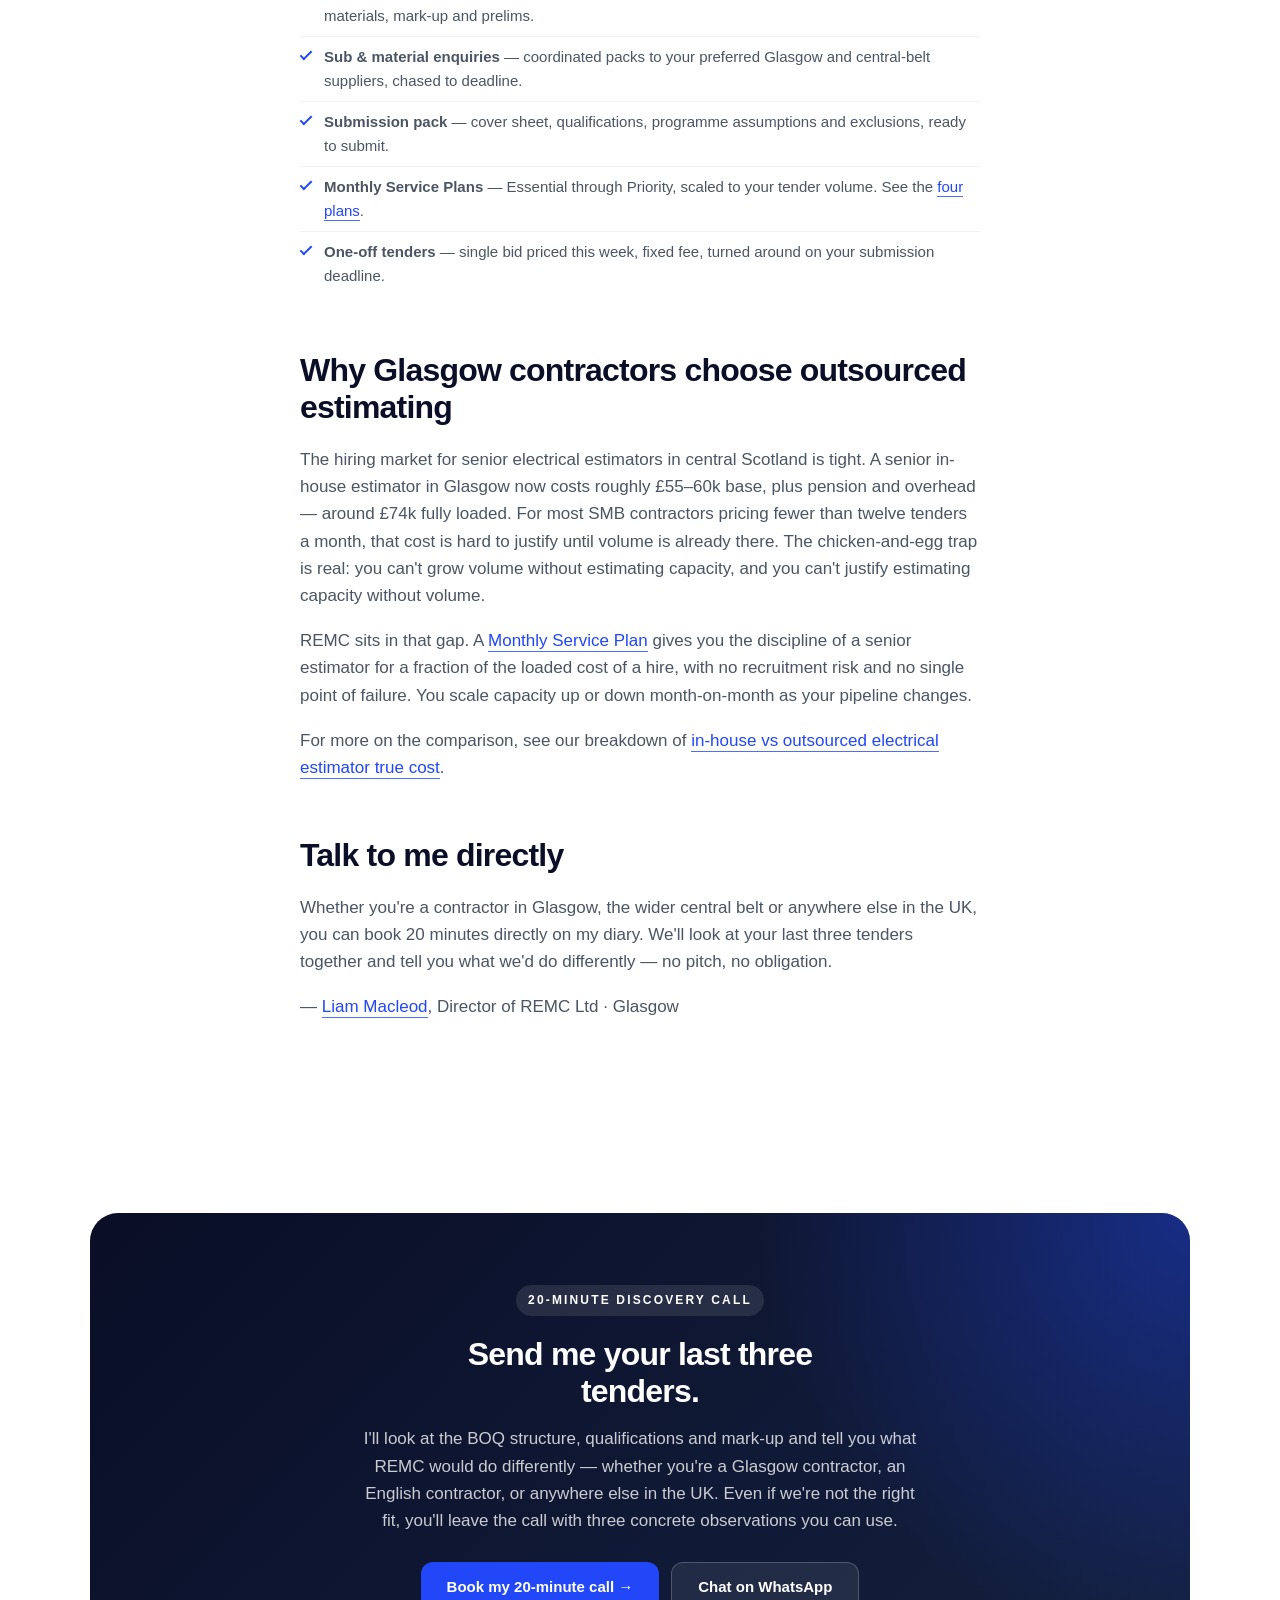
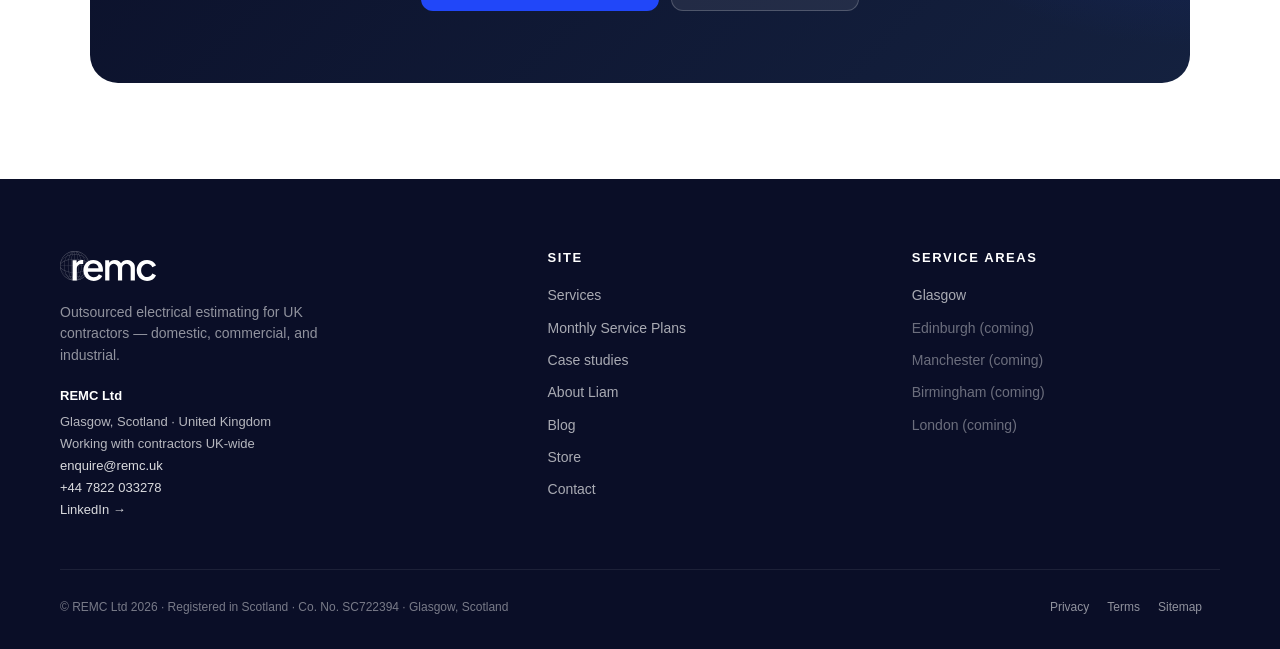
<file: glasgow.html>
<!DOCTYPE html>
<!--
  DEPLOY NOTE: this page should live at the URL /locations/glasgow/ on the live site.
  Filename here is glasgow.html for static preview compatibility with the rest of the
  bundle. Your web designer should route /locations/glasgow/ → this file at deploy time.
-->
<html lang="en">
<head>
  <meta charset="UTF-8">
  <meta name="viewport" content="width=device-width, initial-scale=1.0">
  <title>Electrical Estimator Glasgow | Outsourced Estimating | REMC</title>
  <meta name="description" content="Glasgow-based outsourced electrical estimator. Working with UK contractors from Aberdeen to Cornwall. BOQs, take-offs, tender submissions. Pay-on-win.">
  <link rel="canonical" href="https://remc.uk/locations/glasgow/">

  <meta property="og:type" content="website">
  <meta property="og:title" content="Electrical Estimator Glasgow | Outsourced Estimating UK | REMC">
  <meta property="og:description" content="REMC is headquartered in Glasgow and works with electrical contractors across the whole United Kingdom. Fully digital service — no geography limit.">
  <meta property="og:url" content="https://remc.uk/locations/glasgow/">
  <meta name="twitter:card" content="summary_large_image">

  <link rel="preconnect" href="https://fonts.googleapis.com">
  <link rel="preconnect" href="https://fonts.gstatic.com" crossorigin>
  <link href="https://fonts.googleapis.com/css2?family=Space+Grotesk:wght@400;500;600;700&display=swap" rel="stylesheet">

  <link href="https://assets.calendly.com/assets/external/widget.css" rel="stylesheet">
  <script src="https://assets.calendly.com/assets/external/widget.js" async></script>

  <script type="application/ld+json">
  {
    "@context": "https://schema.org",
    "@type": "LocalBusiness",
    "@id": "https://remc.uk/locations/glasgow/#localbusiness",
    "name": "REMC Ltd — Electrical Estimating Glasgow",
    "image": "https://remc.uk/og-image.jpg",
    "url": "https://remc.uk/locations/glasgow/",
    "telephone": "+44-7822-033278",
    "email": "enquire@remc.uk",
    "priceRange": "££",
    "address": {
      "@type": "PostalAddress",
      "streetAddress": "Glasgow City Centre",
      "addressLocality": "Glasgow",
      "addressRegion": "Scotland",
      "postalCode": "G1",
      "addressCountry": "GB"
    },
    "geo": {
      "@type": "GeoCoordinates",
      "latitude": 55.8617,
      "longitude": -4.2583
    },
    "areaServed": [
      { "@type": "Country", "name": "United Kingdom" },
      { "@type": "Place", "name": "England" },
      { "@type": "Place", "name": "Scotland" },
      { "@type": "Place", "name": "Wales" },
      { "@type": "Place", "name": "Northern Ireland" }
    ],
    "openingHoursSpecification": {
      "@type": "OpeningHoursSpecification",
      "dayOfWeek": ["Monday","Tuesday","Wednesday","Thursday","Friday"],
      "opens": "08:00",
      "closes": "18:00"
    },
    "sameAs": ["https://www.linkedin.com/company/remc-uk"]
  }
  </script>

  <link rel="stylesheet" href="styles.css">
  <style>
    body {
          font-family: -apple-system, BlinkMacSystemFont, 'SF Pro Text', 'SF Pro Display', 'Helvetica Neue', Helvetica, Arial, sans-serif;
          color: var(--body); background: var(--bg); line-height: 1.6; font-size: 17px;
          -webkit-font-smoothing: antialiased; -moz-osx-font-smoothing: grayscale;
        }
    h1, h2, h3, h4 {
          font-family: -apple-system, BlinkMacSystemFont, 'SF Pro Display', sans-serif;
          color: var(--ink); font-weight: 700; line-height: 1.15; letter-spacing: -0.025em;
        }
    h1 { font-size: clamp(36px, 5vw, 54px); font-weight: 800; letter-spacing: -0.035em; line-height: 1.05; }
    h2 { font-size: clamp(24px, 3vw, 32px); margin: 56px 0 20px; letter-spacing: -0.025em; }
    h3 { font-size: clamp(18px, 2vw, 22px); margin: 32px 0 12px; }
    p { margin: 0 0 18px; }
    p:last-child { margin-bottom: 0; }
    .article-body a { color: var(--brand); border-bottom: 1px solid var(--brand-light); padding-bottom: 1px; }
    .article-body a:hover { color: var(--brand-dark); }
    
    .container-narrow { max-width: 760px; margin: 0 auto; padding: 0 24px; }
    @media (min-width: 768px) { .container-narrow { padding: 0 40px; } }
    
    
    .lead { font-size: clamp(18px, 1.6vw, 22px); color: var(--body); line-height: 1.55; max-width: 64ch; }
    
    
    
    
    .page-hero {
          padding: 80px 0 40px;
          background: var(--brand-soft);
          border-bottom: 1px solid var(--divider-soft);
          text-align: center;
        }
    .page-hero h1 { margin: 0 auto 22px; max-width: 22ch; }
    .page-hero .lead { margin: 0 auto 32px; }
    
    
    .hero-ctas { display: flex; flex-wrap: wrap; gap: 12px; justify-content: center; }
    .sector-grid { display: grid; grid-template-columns: 1fr; gap: 16px; margin: 32px 0; }
    @media (min-width: 640px) { .sector-grid { grid-template-columns: repeat(2, 1fr); } }
    .sector-card {
          background: white; border: 1px solid var(--divider);
          border-radius: 14px; padding: 22px 22px;
        }
    .sector-card .tag {
          display: inline-block; font-size: 10px; font-weight: 700;
          text-transform: uppercase; letter-spacing: 0.12em;
          color: var(--brand); background: var(--brand-tint);
          padding: 4px 10px; border-radius: 100px; margin-bottom: 10px;
        }
    .sector-card h3 { font-size: 17px; margin: 0 0 8px; }
    .sector-card p { font-size: 14px; color: var(--body); line-height: 1.55; margin: 0; }
    .area-list {
          display: grid; grid-template-columns: repeat(2, 1fr); gap: 8px 24px;
          margin: 18px 0 0; padding: 0; list-style: none;
        }
    @media (min-width: 640px) { .area-list { grid-template-columns: repeat(3, 1fr); } }
    .area-list li {
          position: relative; padding: 8px 0 8px 22px;
          font-size: 15px; line-height: 1.5;
          border-bottom: 1px solid var(--divider-soft);
        }
    .area-list li::before {
          content: ''; position: absolute; left: 0; top: 14px;
          width: 12px; height: 6px;
          border-left: 2px solid var(--brand);
          border-bottom: 2px solid var(--brand);
          transform: rotate(-45deg);
        }
    .testimonial {
          background: var(--brand-soft); border-radius: 16px;
          padding: 32px 28px; margin: 40px 0;
          border-left: 4px solid var(--brand);
        }
    .testimonial blockquote {
          font-size: clamp(18px, 2vw, 22px);
          line-height: 1.45; color: var(--ink);
          font-weight: 500; letter-spacing: -0.015em;
          margin: 0 0 16px;
        }
    .testimonial .attr { font-size: 14px; color: var(--muted); }
    .testimonial .attr strong { color: var(--ink); font-weight: 600; }
    .map-strip {
          margin: 32px 0; padding: 24px;
          background: var(--ink); border-radius: 16px;
          color: white; display: grid;
          grid-template-columns: 1fr; gap: 16px;
        }
    @media (min-width: 768px) {
          .map-strip { grid-template-columns: 1fr 1fr 1fr; gap: 32px; padding: 32px; }
        }
    .map-strip .stat .num {
          font-size: 32px; font-weight: 800;
          letter-spacing: -0.025em; color: var(--brand-light);
          line-height: 1;
        }
    .map-strip .stat .label {
          font-size: 13px; color: rgba(255,255,255,0.7);
          margin-top: 6px; line-height: 1.4;
        }
    .cta-banner {
          max-width: 1100px; margin: 0 auto;
          padding: 72px 40px;
          background: linear-gradient(135deg, var(--ink) 0%, #14213f 100%);
          color: white; border-radius: 28px; text-align: center;
          position: relative; overflow: hidden;
        }
    .cta-banner h2 { color: white; margin: 0 0 16px; max-width: 22ch; margin-left: auto; margin-right: auto; }
    .cta-banner p { color: rgba(255,255,255,0.78); font-size: 17px; max-width: 60ch; margin: 0 auto 28px; }
    .footer-brand .nap { margin-top: 18px; font-size: 13px; line-height: 1.7; color: rgba(255,255,255,0.7); }
    .footer-brand .nap strong { color: white; display: block; margin-bottom: 4px; }
    .footer-brand .nap a { color: rgba(255,255,255,0.85); display: block; font-size: 13px; }
  </style>
</head>
<body>

  <svg style="display:none">
    <symbol id="globe" viewBox="0 0 100 100">
      <circle cx="50" cy="50" r="48"/><ellipse cx="50" cy="50" rx="48" ry="22"/>
      <ellipse cx="50" cy="50" rx="48" ry="10"/><line x1="50" y1="2" x2="50" y2="98"/>
      <ellipse cx="50" cy="50" rx="24" ry="48"/><ellipse cx="50" cy="50" rx="10" ry="48"/>
    </symbol>
  </svg>

  <header id="header">
    <div class="container">
      <nav class="nav">
        <a href="index.html" class="logo" aria-label="REMC — home"><img src="logo.svg" alt="REMC" class="logo-img" width="96" height="30"></a>
        <ul class="nav-links">
          <li><a href="services.html">Services</a></li>
          <li><a href="plans.html">Plans</a></li>
          <li><a href="case-studies.html">Case studies</a></li>
          <li><a href="about.html">About</a></li>
          <li><a href="blog.html">Blog</a></li>
          <li><a href="store.html">Store</a></li>
          <li><a href="contact.html">Contact</a></li>
        </ul>
        <a href="contact.html" class="btn btn-primary" style="display:none;" id="navCta">Book a call</a>
        <button class="nav-toggle" id="navToggle" aria-expanded="false" aria-controls="navDrawer" aria-label="Open menu">
          <span></span><span></span><span></span>
        </button>
      </nav>
    </div>
    <div class="nav-drawer" id="navDrawer">
      <ul >
          <li><a href="services.html">Services</a></li>
          <li><a href="plans.html">Plans</a></li>
          <li><a href="case-studies.html">Case studies</a></li>
          <li><a href="about.html">About</a></li>
          <li><a href="blog.html">Blog</a></li>
          <li><a href="store.html">Store</a></li>
          <li><a href="contact.html">Contact</a></li>
        </ul>
      <a href="contact.html" class="btn btn-primary drawer-cta">Book a call</a>
    </div>
  </header>

  <section class="page-hero">
    <div class="container-narrow">
      <span class="eyebrow">Glasgow office · UK-wide service</span>
      <h1>Outsourced electrical estimating, Glasgow.</h1>
      <p class="lead">REMC is headquartered in Glasgow and works with electrical contractors right across the United Kingdom — Aberdeen to Cornwall, Belfast to Norwich. The work is fully digital: Bluebeam take-offs, Excel BOQs, submission-ready bid packs in your house style. Geography doesn't change what we deliver, or what it costs.</p>
      <div class="hero-ctas">
        <a href="contact.html" class="btn btn-brand">Book a 20-minute call →</a>
        <a href="https://wa.me/447822033278" target="_blank" rel="noopener" class="btn btn-ghost">Chat on WhatsApp</a>
      </div>
    </div>
  </section>

  <section class="article-body">
    <div class="container-narrow">

      <h2>Glasgow office, UK-wide clients</h2>
      <p>REMC's office is in Glasgow city centre. Our clients are not. We work with electrical contractors based in Glasgow and across the rest of the UK in roughly equal measure — the proximity matters to none of them because everything we deliver is digital. Bluebeam files, Excel BOQs, branded PDF submission packs, video calls. We've never met a few of our biggest clients in person; they don't care, because the work is the work.</p>
      <p>For Glasgow contractors specifically, REMC adds local knowledge to the digital service — the central-belt sector mix, the wholesalers contractors here actually use, the supply chain quirks of pricing in Scotland. The four sectors below are typical of the Glasgow pipeline; the broader REMC client book covers every electrical sector across the United Kingdom.</p>

      <div class="sector-grid">
        <div class="sector-card">
          <span class="tag">Sector</span>
          <h3>Commercial fit-out</h3>
          <p>City-centre Cat-A and Cat-B fit-outs — Buchanan Street, St Vincent Street, Charing Cross corridors. Tight programmes, occupied-floor working, post-tender qualification discipline.</p>
        </div>
        <div class="sector-card">
          <span class="tag">Sector</span>
          <h3>Healthcare</h3>
          <p>Phased works across the NHS Greater Glasgow &amp; Clyde estate — QEUH, Glasgow Royal Infirmary, Gartnavel, community health partnerships. Out-of-hours installation, infection-control awareness, HTM-compliant submissions.</p>
        </div>
        <div class="sector-card">
          <span class="tag">Sector</span>
          <h3>Education</h3>
          <p>Summer-programme refurbishments and new-build projects across the University of Glasgow, Strathclyde and Glasgow Caledonian estates, plus secondary schools across Glasgow City Council and the surrounding local authorities.</p>
        </div>
        <div class="sector-card">
          <span class="tag">Sector</span>
          <h3>Industrial &amp; data centre</h3>
          <p>Hillington Industrial Estate, Cambuslang, the Eurocentral corridor and the Erskine / Renfrewshire data-centre cluster. LV switchgear, containment, MCC packages and specialist process electrical.</p>
        </div>
      </div>

      <h2>Local supply chain — for Glasgow tenders</h2>
      <p>When we price a tender for a Glasgow-based contractor, our enquiry packs go to wholesalers contractors here actually use — CEF Glasgow (Cathcart Road and Cambuslang branches), Edmundson Electrical, City Electrical Factors, Rexel Cambuslang — alongside specialist sub framework rates from central-belt SELECT and ECA member networks. Labour pricing reflects current CIJC rates with the productivity and travel patterns relevant to operatives working in Scotland.</p>
      <p>For a contractor based in Manchester, London or Cardiff, the supply chain and labour adjustments shift accordingly. The principle is the same: we price to the regional reality of the contractor we're working with, not a national average that wouldn't be competitive anywhere.</p>

      <div class="map-strip">
        <div class="stat">
          <div class="num">£3.9m+</div>
          <div class="label">Of tenders priced through REMC in 2026, across UK regions</div>
        </div>
        <div class="stat">
          <div class="num">UK-wide</div>
          <div class="label">Aberdeen to Cornwall — clients in every UK region, no geography premium</div>
        </div>
        <div class="stat">
          <div class="num">~2 hrs</div>
          <div class="label">Typical query response during business hours, same evening out of hours</div>
        </div>
      </div>

      <h2>Glasgow-area clients we typically support</h2>
      <p>If you're a Glasgow-based or central-belt contractor, this is the local cluster — clients with sites and offices in the towns and cities below. REMC also works with contractors in England, Wales and Northern Ireland; geography is incidental to the service.</p>

      <ul class="area-list">
        <li>Glasgow</li>
        <li>Paisley</li>
        <li>East Kilbride</li>
        <li>Hamilton</li>
        <li>Motherwell</li>
        <li>Coatbridge</li>
        <li>Airdrie</li>
        <li>Cumbernauld</li>
        <li>Falkirk</li>
        <li>Stirling</li>
        <li>Edinburgh</li>
        <li>Livingston</li>
        <li>Lanark</li>
        <li>Greenock</li>
        <li>Dumbarton</li>
      </ul>

      <div class="testimonial">
        <blockquote>"REMC has taken commercial estimating off the director's desk completely. We've stopped pricing on weekends. Every bid goes out qualified, structured, and on time."</blockquote>
        <p class="attr"><strong>Reed Cameron</strong> — Director, Enlite Electrical (Scotland-based REMC Priority Plan client)</p>
      </div>

      <h2>What we do</h2>
      <p>The same service for Glasgow contractors as for every other UK client — under the same Monthly Service Plan structure or on a one-off tender basis:</p>
      <ul style="list-style: none; padding: 0; margin: 18px 0 24px;">
        <li style="padding: 8px 0 8px 24px; position: relative; border-bottom: 1px solid var(--divider-soft); font-size: 15px;">
          <span style="position: absolute; left: 0; top: 14px; width: 12px; height: 6px; border-left: 2px solid var(--brand); border-bottom: 2px solid var(--brand); transform: rotate(-45deg);"></span>
          <strong>Bluebeam take-offs</strong> — audited against the issue revision, marked up in your contractor's house style.
        </li>
        <li style="padding: 8px 0 8px 24px; position: relative; border-bottom: 1px solid var(--divider-soft); font-size: 15px;">
          <span style="position: absolute; left: 0; top: 14px; width: 12px; height: 6px; border-left: 2px solid var(--brand); border-bottom: 2px solid var(--brand); transform: rotate(-45deg);"></span>
          <strong>Bill of Quantities</strong> — sectioned by installation sequence, line-by-line transparency on labour, materials, mark-up and prelims.
        </li>
        <li style="padding: 8px 0 8px 24px; position: relative; border-bottom: 1px solid var(--divider-soft); font-size: 15px;">
          <span style="position: absolute; left: 0; top: 14px; width: 12px; height: 6px; border-left: 2px solid var(--brand); border-bottom: 2px solid var(--brand); transform: rotate(-45deg);"></span>
          <strong>Sub &amp; material enquiries</strong> — coordinated packs to your preferred Glasgow and central-belt suppliers, chased to deadline.
        </li>
        <li style="padding: 8px 0 8px 24px; position: relative; border-bottom: 1px solid var(--divider-soft); font-size: 15px;">
          <span style="position: absolute; left: 0; top: 14px; width: 12px; height: 6px; border-left: 2px solid var(--brand); border-bottom: 2px solid var(--brand); transform: rotate(-45deg);"></span>
          <strong>Submission pack</strong> — cover sheet, qualifications, programme assumptions and exclusions, ready to submit.
        </li>
        <li style="padding: 8px 0 8px 24px; position: relative; border-bottom: 1px solid var(--divider-soft); font-size: 15px;">
          <span style="position: absolute; left: 0; top: 14px; width: 12px; height: 6px; border-left: 2px solid var(--brand); border-bottom: 2px solid var(--brand); transform: rotate(-45deg);"></span>
          <strong>Monthly Service Plans</strong> — Essential through Priority, scaled to your tender volume. See the <a href="index.html#plans">four plans</a>.
        </li>
        <li style="padding: 8px 0 8px 24px; position: relative; font-size: 15px;">
          <span style="position: absolute; left: 0; top: 14px; width: 12px; height: 6px; border-left: 2px solid var(--brand); border-bottom: 2px solid var(--brand); transform: rotate(-45deg);"></span>
          <strong>One-off tenders</strong> — single bid priced this week, fixed fee, turned around on your submission deadline.
        </li>
      </ul>

      <h2>Why Glasgow contractors choose outsourced estimating</h2>
      <p>The hiring market for senior electrical estimators in central Scotland is tight. A senior in-house estimator in Glasgow now costs roughly £55–60k base, plus pension and overhead — around £74k fully loaded. For most SMB contractors pricing fewer than twelve tenders a month, that cost is hard to justify until volume is already there. The chicken-and-egg trap is real: you can't grow volume without estimating capacity, and you can't justify estimating capacity without volume.</p>
      <p>REMC sits in that gap. A <a href="index.html#plans">Monthly Service Plan</a> gives you the discipline of a senior estimator for a fraction of the loaded cost of a hire, with no recruitment risk and no single point of failure. You scale capacity up or down month-on-month as your pipeline changes.</p>
      <p>For more on the comparison, see our breakdown of <a href="blog-outsourced-cost.html">in-house vs outsourced electrical estimator true cost</a>.</p>

      <h2>Talk to me directly</h2>
      <p>Whether you're a contractor in Glasgow, the wider central belt or anywhere else in the UK, you can book 20 minutes directly on my diary. We'll look at your last three tenders together and tell you what we'd do differently — no pitch, no obligation.</p>
      <p>— <a href="about.html">Liam Macleod</a>, Director of REMC Ltd · Glasgow</p>

    </div>
  </section>

  <section>
    <div class="container">
      <div class="cta-banner">
        <span class="eyebrow" style="background: rgba(255,255,255,0.1); color: white;">20-minute discovery call</span>
        <h2>Send me your last three tenders.</h2>
        <p>I'll look at the BOQ structure, qualifications and mark-up and tell you what REMC would do differently — whether you're a Glasgow contractor, an English contractor, or anywhere else in the UK. Even if we're not the right fit, you'll leave the call with three concrete observations you can use.</p>
        <div class="ctas">
          <a href="#" class="btn btn-brand">Book my 20-minute call →</a>
          <a href="https://wa.me/447822033278" target="_blank" rel="noopener" class="btn btn-ghost">Chat on WhatsApp</a>
        </div>
      </div>
    </div>
  </section>

  <footer>
    <div class="container">
      <div class="footer-grid">
        <div class="footer-brand">
          <a href="index.html" class="logo" aria-label="REMC — home"><img src="logo-white.svg" alt="REMC" class="logo-img" width="96" height="30"></a>
          <p>Outsourced electrical estimating for UK contractors — domestic, commercial, and industrial.</p>
          <div class="nap">
            <strong>REMC Ltd</strong>
            Glasgow, Scotland · United Kingdom<br>
            Working with contractors UK-wide
            <a href="mailto:enquire@remc.uk">enquire@remc.uk</a>
            <a href="https://wa.me/447822033278">+44 7822 033278</a>
            <a href="https://www.linkedin.com/company/remc-uk">LinkedIn →</a>
          </div>
        </div>
        <div>
          <h4>Site</h4>
          <ul>
            <li><a href="services.html">Services</a></li>
            <li><a href="plans.html">Monthly Service Plans</a></li>
            <li><a href="case-studies.html">Case studies</a></li>
            <li><a href="about.html">About Liam</a></li>
            <li><a href="blog.html">Blog</a></li>
            <li><a href="store.html">Store</a></li>
            <li><a href="contact.html">Contact</a></li>
          </ul>
        </div>
        <div>
          <h4>Service areas</h4>
          <ul>
            <li><a href="glasgow.html">Glasgow</a></li>
            <li style="color: rgba(255,255,255,0.4);">Edinburgh (coming)</li>
            <li style="color: rgba(255,255,255,0.4);">Manchester (coming)</li>
            <li style="color: rgba(255,255,255,0.4);">Birmingham (coming)</li>
            <li style="color: rgba(255,255,255,0.4);">London (coming)</li>
          </ul>
        </div>
      </div>
      <div class="footer-base">
        <div>© REMC Ltd 2026 · Registered in Scotland · Co. No. SC722394 · Glasgow, Scotland</div>
        <div class="links"><a href="#">Privacy</a><a href="#">Terms</a><a href="#">Sitemap</a></div>
      </div>
    </div>
  </footer>

  <script>
    const header = document.getElementById('header');
    window.addEventListener('scroll', () => header.classList.toggle('scrolled', window.scrollY > 8));
    document.addEventListener('click', function(e) {
      const a = e.target.closest('a');
      if (!a) return;
      const text = a.textContent.trim();
      if (/^(Book a|Book my|Discuss\b|Hold my)/i.test(text)) {
        if (typeof Calendly !== 'undefined') {
          e.preventDefault();
          Calendly.initPopupWidget({url: 'https://calendly.com/enquire-remc'});
        }
      }
    });
  </script>

  <script id="navScript">
    (function() {
      var header = document.getElementById('header') || document.querySelector('header');
      if (header) window.addEventListener('scroll', function() { header.classList.toggle('scrolled', window.scrollY > 8); });
      var navCta = document.getElementById('navCta');
      if (navCta) {
        var mq = window.matchMedia('(min-width: 1024px)');
        navCta.style.display = mq.matches ? '' : 'none';
        mq.addEventListener('change', function(e) { navCta.style.display = e.matches ? '' : 'none'; });
      }
      var navToggle = document.getElementById('navToggle');
      var navDrawer = document.getElementById('navDrawer');
      if (navToggle && navDrawer) {
        navToggle.addEventListener('click', function() {
          var open = navDrawer.classList.toggle('is-open');
          navToggle.setAttribute('aria-expanded', open);
          document.body.style.overflow = open ? 'hidden' : '';
        });
        navDrawer.addEventListener('click', function(e) {
          if (e.target.tagName === 'A') {
            navDrawer.classList.remove('is-open');
            navToggle.setAttribute('aria-expanded', 'false');
            document.body.style.overflow = '';
          }
        });
      }
    })();
  </script>
</body>
</html>
</file>
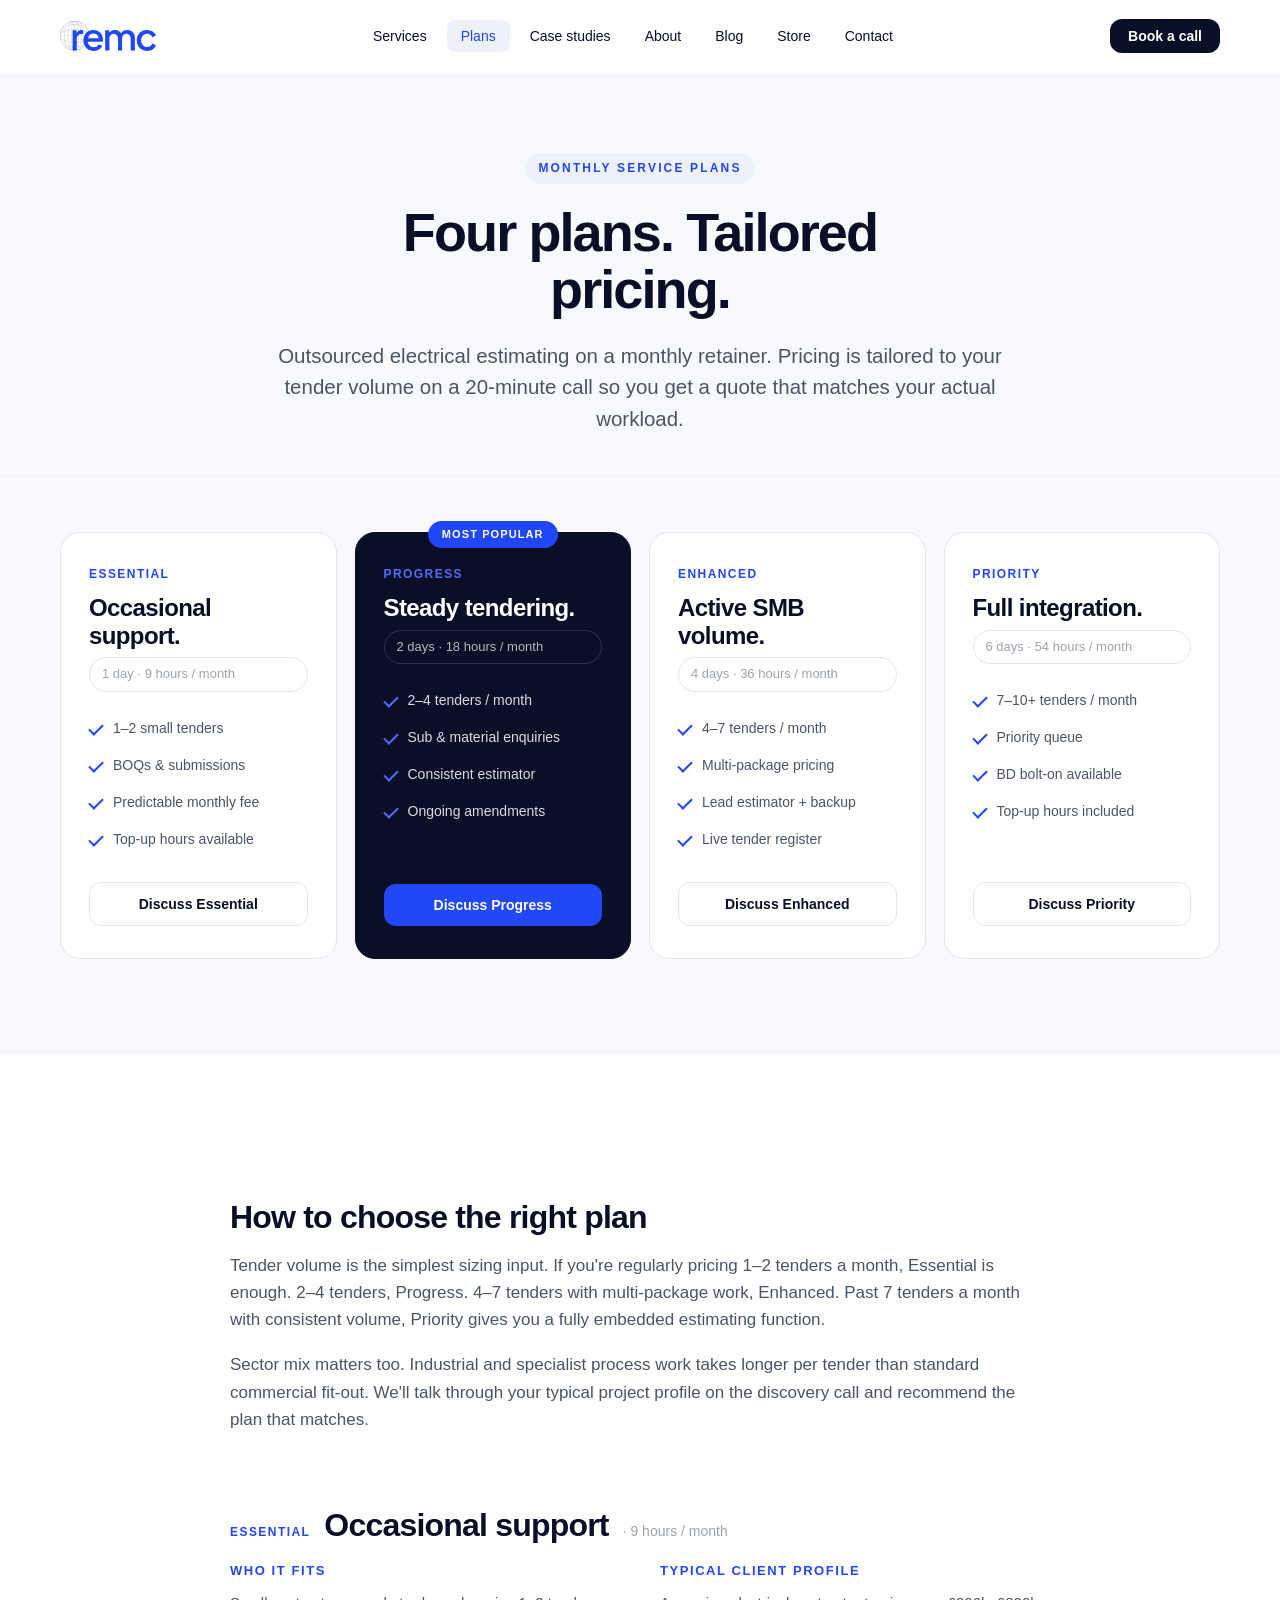
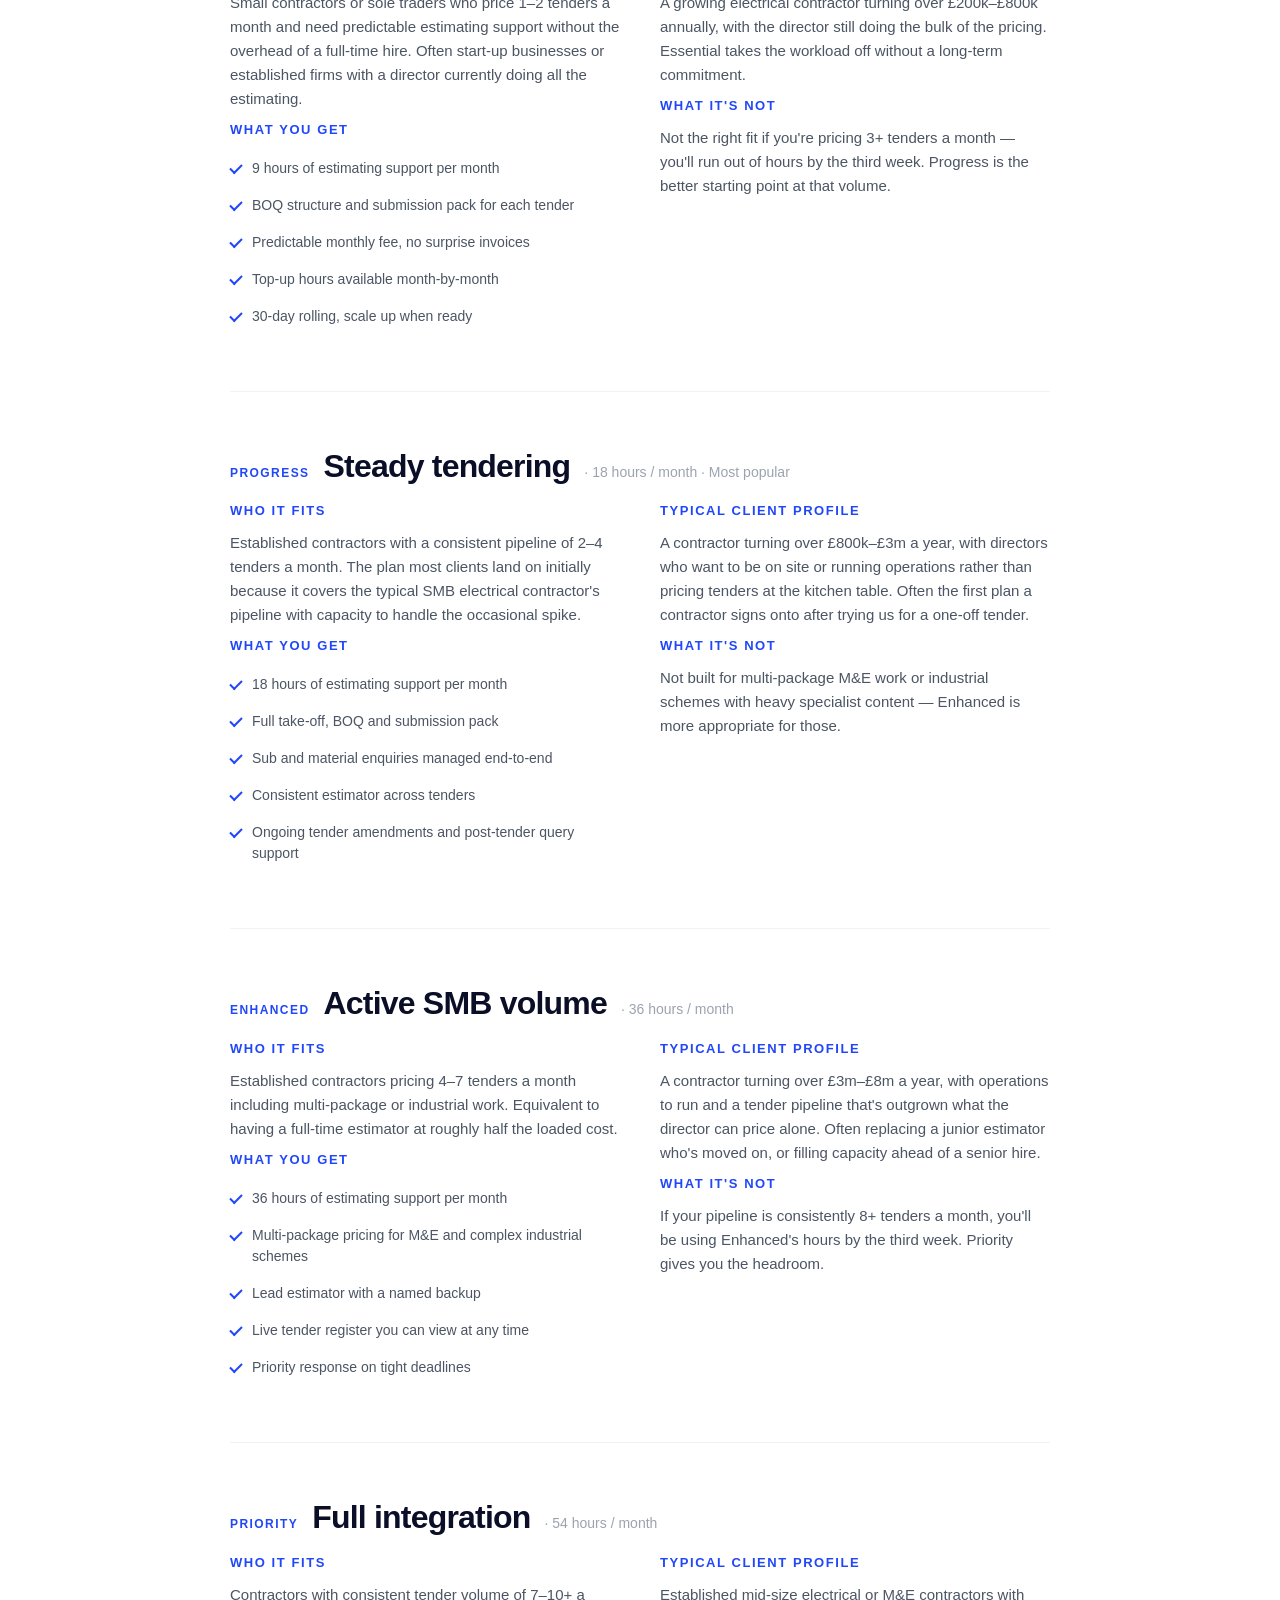
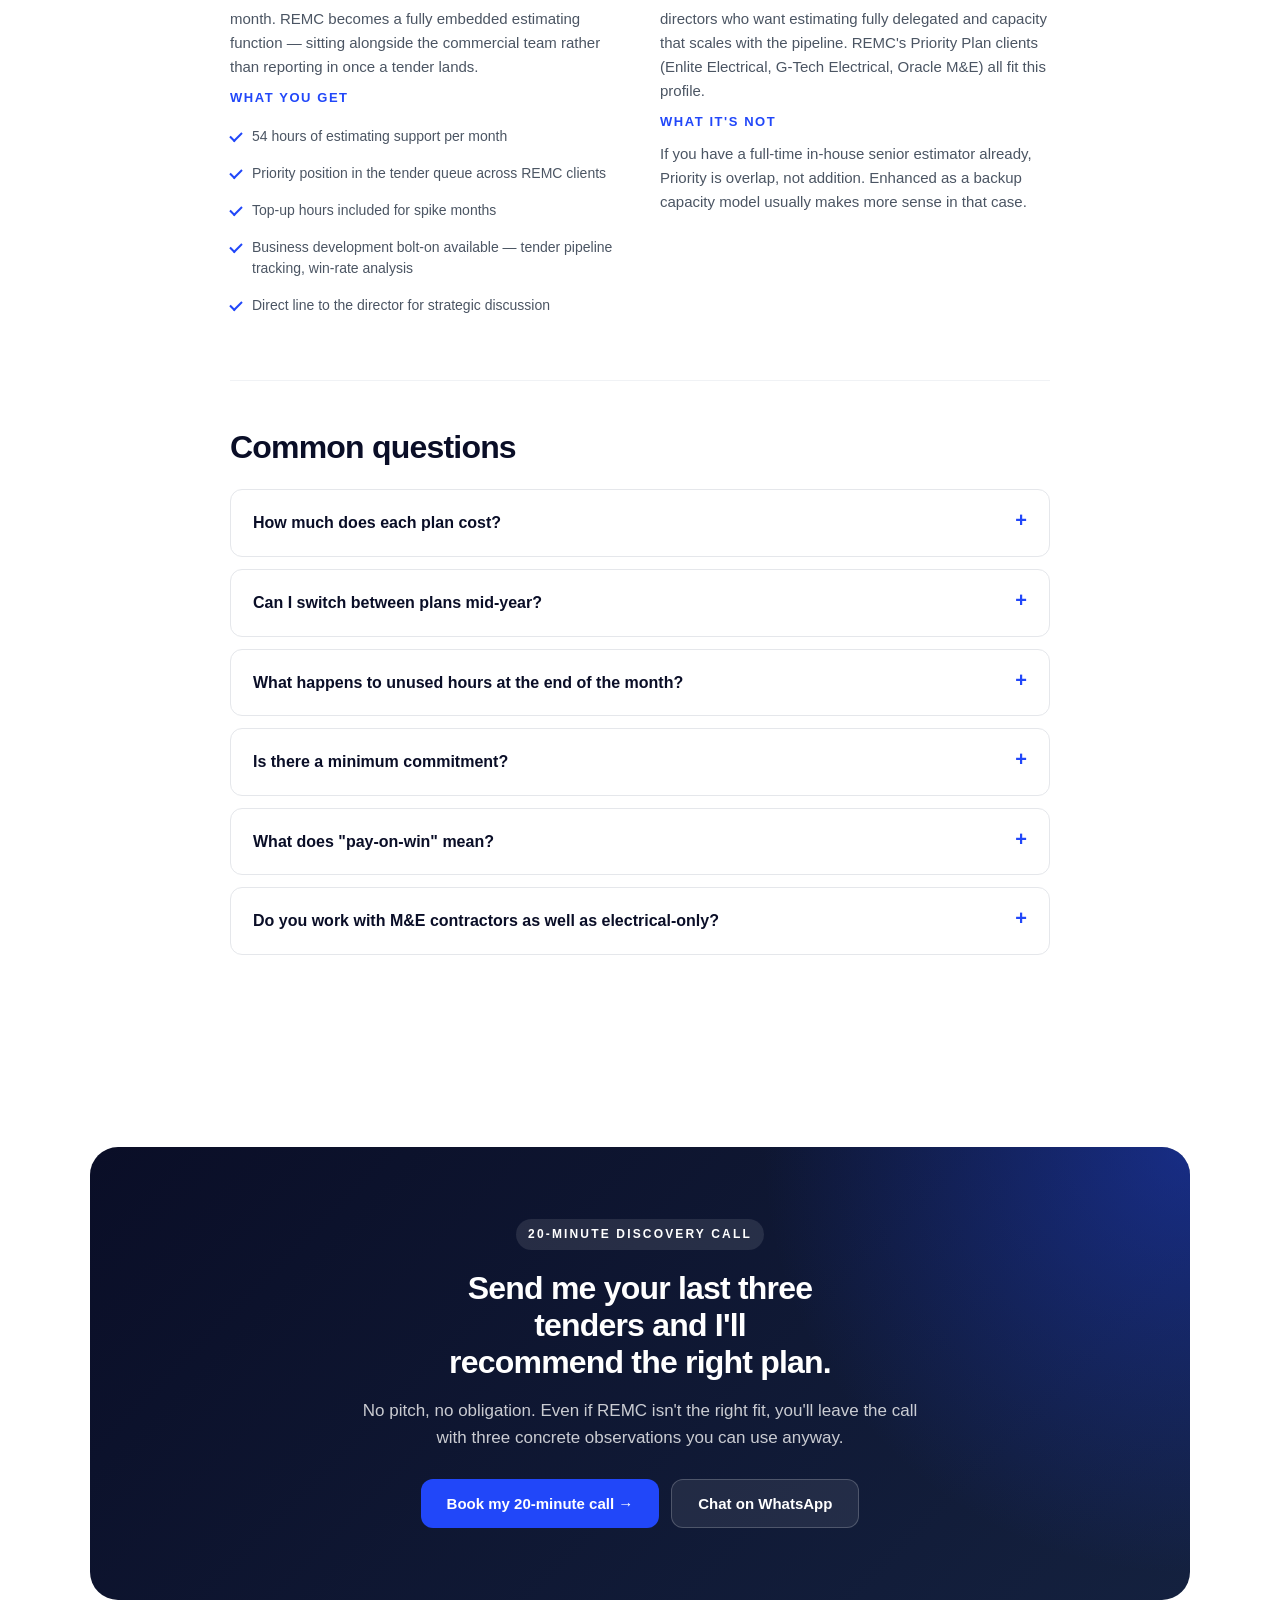
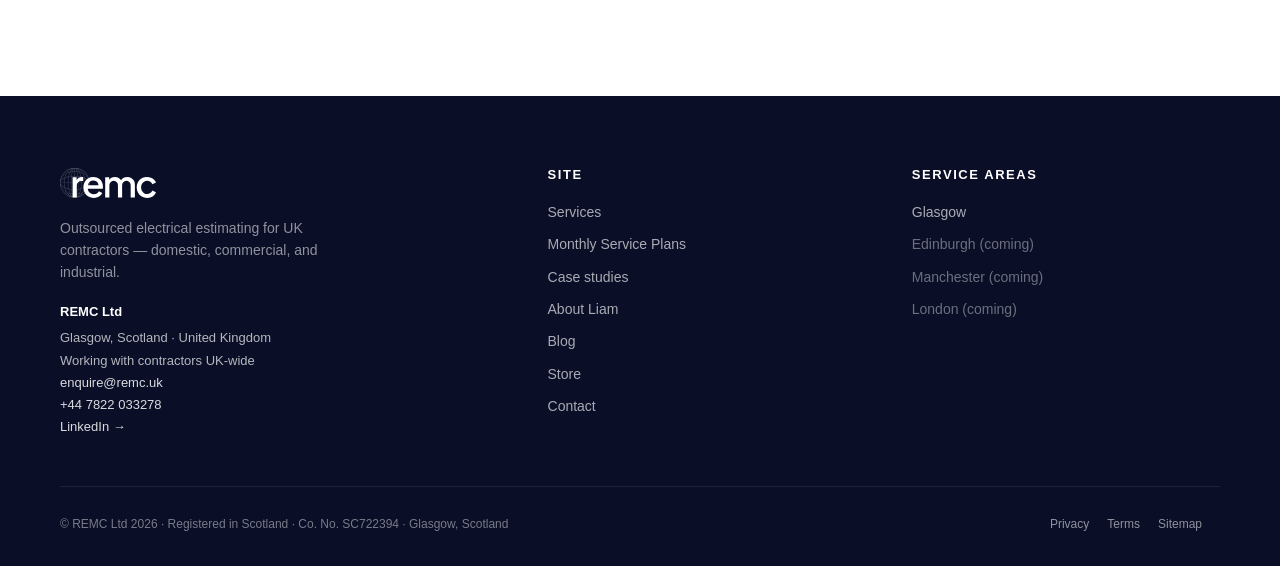
<file: plans.html>
<!DOCTYPE html>
<html lang="en">
<head>
  <meta charset="UTF-8">
  <meta name="viewport" content="width=device-width, initial-scale=1.0">
  <title>Monthly Service Plans | REMC — Outsourced Electrical Estimating</title>
  <meta name="description" content="Four Monthly Service Plans for UK electrical contractors — Essential, Progress, Enhanced, Priority. 9 to 54 hours of estimating support per month.">
  <link rel="canonical" href="https://remc.uk/plans/">

  <meta property="og:type" content="website">
  <meta property="og:title" content="Monthly Service Plans | REMC — Outsourced Electrical Estimating">
  <meta property="og:description" content="Four plans, tailored pricing. Outsourced electrical estimating on a monthly retainer for UK contractors.">
  <meta property="og:url" content="https://remc.uk/plans/">
  <meta name="twitter:card" content="summary_large_image">

  <link rel="preconnect" href="https://fonts.googleapis.com">
  <link rel="preconnect" href="https://fonts.gstatic.com" crossorigin>
  <link href="https://fonts.googleapis.com/css2?family=Space+Grotesk:wght@400;500;600;700&display=swap" rel="stylesheet">

  <link href="https://assets.calendly.com/assets/external/widget.css" rel="stylesheet">
  <script src="https://assets.calendly.com/assets/external/widget.js" async></script>

  <script type="application/ld+json">
  {
    "@context": "https://schema.org",
    "@type": "FAQPage",
    "mainEntity": [
      { "@type": "Question", "name": "How much does an outsourced electrical estimator cost in the UK?",
        "acceptedAnswer": { "@type": "Answer", "text": "REMC offers four Monthly Service Plans ranging from 9 to 54 hours of estimating support per month. Pricing is tailored to tender volume and sector mix on a 20-minute discovery call. One-off tenders are quoted per project." }},
      { "@type": "Question", "name": "Can I switch between plans?",
        "acceptedAnswer": { "@type": "Answer", "text": "Yes. Plans are 30-day rolling. Scale up when tender volume spikes, scale down when it eases. Top-up hours are available month-by-month without changing plan tier." }},
      { "@type": "Question", "name": "What happens to unused hours at the end of the month?",
        "acceptedAnswer": { "@type": "Answer", "text": "Plan hours do not roll over. The plan is sized to your typical monthly capacity, with top-up hours available when you need more in a busy month." }}
    ]
  }
  </script>

  <link rel="stylesheet" href="styles.css">
  <style>
    body { font-family: -apple-system, BlinkMacSystemFont, 'SF Pro Text', 'SF Pro Display', 'Helvetica Neue', Helvetica, Arial, sans-serif; color: var(--body); background: var(--bg); line-height: 1.6; font-size: 17px; -webkit-font-smoothing: antialiased; -moz-osx-font-smoothing: grayscale; }
    h1, h2, h3, h4 { font-family: -apple-system, BlinkMacSystemFont, 'SF Pro Display', sans-serif; color: var(--ink); font-weight: 700; line-height: 1.15; letter-spacing: -0.025em; }
    h1 { font-size: clamp(36px, 5vw, 54px); font-weight: 800; letter-spacing: -0.035em; line-height: 1.05; }
    h2 { font-size: clamp(24px, 3vw, 32px); margin: 48px 0 16px; letter-spacing: -0.025em; }
    h3 { font-size: clamp(18px, 2vw, 22px); margin: 0 0 8px; }
    p { margin: 0 0 18px; }
    p:last-child { margin-bottom: 0; }
    
    .container-narrow { max-width: 900px; margin: 0 auto; padding: 0 24px; }
    @media (min-width: 768px) { .container-narrow { padding: 0 40px; } }
    
    
    .lead { font-size: clamp(18px, 1.6vw, 22px); color: var(--body); line-height: 1.55; max-width: 64ch; }
    
    
    
    
    
    .page-hero { padding: 80px 0 40px; background: var(--brand-soft); border-bottom: 1px solid var(--divider-soft); text-align: center; }
    .page-hero h1 { margin: 0 auto 22px; max-width: 22ch; }
    .page-hero .lead { margin: 0 auto; }
    
    
    .plans-grid { display: grid; grid-template-columns: 1fr; gap: 18px; }
    @media (min-width: 768px) { .plans-grid { grid-template-columns: repeat(2, 1fr); } }
    @media (min-width: 1100px) { .plans-grid { grid-template-columns: repeat(4, 1fr); } }
    .plan-card.featured .plan-fit { background: rgba(255,255,255,0.06); color: rgba(255,255,255,0.85); }
    .plan-tag { display: inline-block; font-size: 13px; color: var(--muted); padding: 6px 12px; border: 1px solid var(--divider); border-radius: 100px; margin-bottom: 18px; }
    .plan-fit { font-size: 13px; color: var(--body); padding: 12px 14px; background: var(--brand-soft); border-radius: 10px; margin-bottom: 18px; line-height: 1.5; }
    .plan-fit strong { color: var(--ink); font-weight: 600; }
    .plan-feats { list-style: none; padding: 0; margin: 0 0 24px; flex: 1; }
    .plan-detail { padding: 56px 0; border-bottom: 1px solid var(--divider-soft); }
    .plan-detail:last-of-type { border-bottom: 0; }
    .plan-detail-head { display: flex; flex-wrap: wrap; align-items: baseline; gap: 14px; margin-bottom: 20px; }
    .plan-detail-head .plan-name { margin: 0; }
    .plan-detail-head h2 { margin: 0; }
    .plan-detail-head .hours { font-size: 14px; color: var(--muted); }
    .plan-detail-grid { display: grid; grid-template-columns: 1fr; gap: 24px; }
    @media (min-width: 768px) { .plan-detail-grid { grid-template-columns: 1fr 1fr; gap: 40px; } }
    .plan-detail-block { font-size: 15px; color: var(--body); line-height: 1.6; }
    .plan-detail-block h4 { font-size: 13px; text-transform: uppercase; letter-spacing: 0.12em; color: var(--brand); margin-bottom: 12px; }
    .plan-detail-block p { font-size: 15px; margin-bottom: 12px; }
    .plan-detail-block ul { list-style: none; padding: 0; margin: 0; }
    .plan-detail-block li { position: relative; padding: 8px 0 8px 22px; font-size: 14px; line-height: 1.5; }
    .plan-detail-block li::before { content: ''; position: absolute; left: 0; top: 14px; width: 10px; height: 5px; border-left: 2px solid var(--brand); border-bottom: 2px solid var(--brand); transform: rotate(-45deg); }
    .faq-list { display: flex; flex-direction: column; gap: 12px; margin-top: 24px; }
    details.faq-item { background: white; border: 1px solid var(--divider); border-radius: 12px; padding: 20px 22px; }
    details.faq-item[open] { border-color: var(--brand); }
    details.faq-item summary { font-weight: 600; color: var(--ink); cursor: pointer; list-style: none; font-size: 16px; }
    details.faq-item summary::-webkit-details-marker { display: none; }
    details.faq-item summary::after { content: '+'; float: right; color: var(--brand); font-size: 20px; line-height: 1; }
    details.faq-item[open] summary::after { content: '−'; }
    details.faq-item .answer { padding-top: 12px; font-size: 15px; color: var(--body); line-height: 1.6; }
    .cta-banner { max-width: 1100px; margin: 0 auto; padding: 72px 40px; background: linear-gradient(135deg, var(--ink) 0%, #14213f 100%); color: white; border-radius: 28px; text-align: center; position: relative; overflow: hidden; }
    .cta-banner h2 { color: white; margin: 0 0 16px; max-width: 22ch; margin-left: auto; margin-right: auto; }
    .cta-banner p { color: rgba(255,255,255,0.78); font-size: 17px; max-width: 60ch; margin: 0 auto 28px; }
    .footer-brand .nap { margin-top: 18px; font-size: 13px; line-height: 1.7; color: rgba(255,255,255,0.7); }
    .footer-brand .nap strong { color: white; display: block; margin-bottom: 4px; }
    .footer-brand .nap a { color: rgba(255,255,255,0.85); display: block; font-size: 13px; }
  </style>
</head>
<body>

  <svg style="display:none">
    <symbol id="globe" viewBox="0 0 100 100">
      <circle cx="50" cy="50" r="48"/><ellipse cx="50" cy="50" rx="48" ry="22"/>
      <ellipse cx="50" cy="50" rx="48" ry="10"/><line x1="50" y1="2" x2="50" y2="98"/>
      <ellipse cx="50" cy="50" rx="24" ry="48"/><ellipse cx="50" cy="50" rx="10" ry="48"/>
    </symbol>
  </svg>

  <header id="header">
    <div class="container">
      <nav class="nav">
        <a href="index.html" class="logo" aria-label="REMC — home"><img src="logo.svg" alt="REMC" class="logo-img" width="96" height="30"></a>
        <ul class="nav-links">
          <li><a href="services.html">Services</a></li>
          <li><a href="plans.html" class="active">Plans</a></li>
          <li><a href="case-studies.html">Case studies</a></li>
          <li><a href="about.html">About</a></li>
          <li><a href="blog.html">Blog</a></li>
          <li><a href="store.html">Store</a></li>
          <li><a href="contact.html">Contact</a></li>
        </ul>
        <a href="contact.html" class="btn btn-primary" style="display:none;" id="navCta">Book a call</a>
        <button class="nav-toggle" id="navToggle" aria-expanded="false" aria-controls="navDrawer" aria-label="Open menu">
          <span></span><span></span><span></span>
        </button>
      </nav>
    </div>
    <div class="nav-drawer" id="navDrawer">
      <ul >
          <li><a href="services.html">Services</a></li>
          <li><a href="plans.html" class="active">Plans</a></li>
          <li><a href="case-studies.html">Case studies</a></li>
          <li><a href="about.html">About</a></li>
          <li><a href="blog.html">Blog</a></li>
          <li><a href="store.html">Store</a></li>
          <li><a href="contact.html">Contact</a></li>
        </ul>
      <a href="contact.html" class="btn btn-primary drawer-cta">Book a call</a>
    </div>
  </header>

  <section class="page-hero">
    <div class="container-narrow">
      <span class="eyebrow">Monthly Service Plans</span>
      <h1>Four plans. Tailored pricing.</h1>
      <p class="lead">Outsourced electrical estimating on a monthly retainer. Pricing is tailored to your tender volume on a 20-minute call so you get a quote that matches your actual workload.</p>
    </div>
  </section>

  <section style="background: var(--brand-soft); padding-top: 56px;">
    <div class="container">
      <div class="plans-grid">

        <div class="plan-card">
          <div class="plan-name">Essential</div>
          <h3>Occasional support.</h3>
          <span class="plan-tag">1 day · 9 hours / month</span>
          <ul class="plan-feats">
            <li class="plan-feat">1–2 small tenders</li>
            <li class="plan-feat">BOQs &amp; submissions</li>
            <li class="plan-feat">Predictable monthly fee</li>
            <li class="plan-feat">Top-up hours available</li>
          </ul>
          <a href="contact.html" class="btn btn-ghost plan-cta">Discuss Essential</a>
        </div>

        <div class="plan-card featured">
          <div class="plan-name">Progress</div>
          <h3>Steady tendering.</h3>
          <span class="plan-tag">2 days · 18 hours / month</span>
          <ul class="plan-feats">
            <li class="plan-feat">2–4 tenders / month</li>
            <li class="plan-feat">Sub &amp; material enquiries</li>
            <li class="plan-feat">Consistent estimator</li>
            <li class="plan-feat">Ongoing amendments</li>
          </ul>
          <a href="contact.html" class="btn btn-brand plan-cta">Discuss Progress</a>
        </div>

        <div class="plan-card">
          <div class="plan-name">Enhanced</div>
          <h3>Active SMB volume.</h3>
          <span class="plan-tag">4 days · 36 hours / month</span>
          <ul class="plan-feats">
            <li class="plan-feat">4–7 tenders / month</li>
            <li class="plan-feat">Multi-package pricing</li>
            <li class="plan-feat">Lead estimator + backup</li>
            <li class="plan-feat">Live tender register</li>
          </ul>
          <a href="contact.html" class="btn btn-ghost plan-cta">Discuss Enhanced</a>
        </div>

        <div class="plan-card">
          <div class="plan-name">Priority</div>
          <h3>Full integration.</h3>
          <span class="plan-tag">6 days · 54 hours / month</span>
          <ul class="plan-feats">
            <li class="plan-feat">7–10+ tenders / month</li>
            <li class="plan-feat">Priority queue</li>
            <li class="plan-feat">BD bolt-on available</li>
            <li class="plan-feat">Top-up hours included</li>
          </ul>
          <a href="contact.html" class="btn btn-ghost plan-cta">Discuss Priority</a>
        </div>

      </div>
    </div>
  </section>

  <section>
    <div class="container-narrow">

      <h2>How to choose the right plan</h2>
      <p>Tender volume is the simplest sizing input. If you're regularly pricing 1–2 tenders a month, Essential is enough. 2–4 tenders, Progress. 4–7 tenders with multi-package work, Enhanced. Past 7 tenders a month with consistent volume, Priority gives you a fully embedded estimating function.</p>
      <p>Sector mix matters too. Industrial and specialist process work takes longer per tender than standard commercial fit-out. We'll talk through your typical project profile on the discovery call and recommend the plan that matches.</p>

      <div class="plan-detail" id="essential">
        <div class="plan-detail-head">
          <span class="plan-name">Essential</span>
          <h2>Occasional support</h2>
          <span class="hours">· 9 hours / month</span>
        </div>
        <div class="plan-detail-grid">
          <div class="plan-detail-block">
            <h4>Who it fits</h4>
            <p>Small contractors or sole traders who price 1–2 tenders a month and need predictable estimating support without the overhead of a full-time hire. Often start-up businesses or established firms with a director currently doing all the estimating.</p>
            <h4>What you get</h4>
            <ul>
              <li>9 hours of estimating support per month</li>
              <li>BOQ structure and submission pack for each tender</li>
              <li>Predictable monthly fee, no surprise invoices</li>
              <li>Top-up hours available month-by-month</li>
              <li>30-day rolling, scale up when ready</li>
            </ul>
          </div>
          <div class="plan-detail-block">
            <h4>Typical client profile</h4>
            <p>A growing electrical contractor turning over £200k–£800k annually, with the director still doing the bulk of the pricing. Essential takes the workload off without a long-term commitment.</p>
            <h4>What it's not</h4>
            <p>Not the right fit if you're pricing 3+ tenders a month — you'll run out of hours by the third week. Progress is the better starting point at that volume.</p>
          </div>
        </div>
      </div>

      <div class="plan-detail" id="progress">
        <div class="plan-detail-head">
          <span class="plan-name">Progress</span>
          <h2>Steady tendering</h2>
          <span class="hours">· 18 hours / month · Most popular</span>
        </div>
        <div class="plan-detail-grid">
          <div class="plan-detail-block">
            <h4>Who it fits</h4>
            <p>Established contractors with a consistent pipeline of 2–4 tenders a month. The plan most clients land on initially because it covers the typical SMB electrical contractor's pipeline with capacity to handle the occasional spike.</p>
            <h4>What you get</h4>
            <ul>
              <li>18 hours of estimating support per month</li>
              <li>Full take-off, BOQ and submission pack</li>
              <li>Sub and material enquiries managed end-to-end</li>
              <li>Consistent estimator across tenders</li>
              <li>Ongoing tender amendments and post-tender query support</li>
            </ul>
          </div>
          <div class="plan-detail-block">
            <h4>Typical client profile</h4>
            <p>A contractor turning over £800k–£3m a year, with directors who want to be on site or running operations rather than pricing tenders at the kitchen table. Often the first plan a contractor signs onto after trying us for a one-off tender.</p>
            <h4>What it's not</h4>
            <p>Not built for multi-package M&amp;E work or industrial schemes with heavy specialist content — Enhanced is more appropriate for those.</p>
          </div>
        </div>
      </div>

      <div class="plan-detail" id="enhanced">
        <div class="plan-detail-head">
          <span class="plan-name">Enhanced</span>
          <h2>Active SMB volume</h2>
          <span class="hours">· 36 hours / month</span>
        </div>
        <div class="plan-detail-grid">
          <div class="plan-detail-block">
            <h4>Who it fits</h4>
            <p>Established contractors pricing 4–7 tenders a month including multi-package or industrial work. Equivalent to having a full-time estimator at roughly half the loaded cost.</p>
            <h4>What you get</h4>
            <ul>
              <li>36 hours of estimating support per month</li>
              <li>Multi-package pricing for M&amp;E and complex industrial schemes</li>
              <li>Lead estimator with a named backup</li>
              <li>Live tender register you can view at any time</li>
              <li>Priority response on tight deadlines</li>
            </ul>
          </div>
          <div class="plan-detail-block">
            <h4>Typical client profile</h4>
            <p>A contractor turning over £3m–£8m a year, with operations to run and a tender pipeline that's outgrown what the director can price alone. Often replacing a junior estimator who's moved on, or filling capacity ahead of a senior hire.</p>
            <h4>What it's not</h4>
            <p>If your pipeline is consistently 8+ tenders a month, you'll be using Enhanced's hours by the third week. Priority gives you the headroom.</p>
          </div>
        </div>
      </div>

      <div class="plan-detail" id="priority">
        <div class="plan-detail-head">
          <span class="plan-name">Priority</span>
          <h2>Full integration</h2>
          <span class="hours">· 54 hours / month</span>
        </div>
        <div class="plan-detail-grid">
          <div class="plan-detail-block">
            <h4>Who it fits</h4>
            <p>Contractors with consistent tender volume of 7–10+ a month. REMC becomes a fully embedded estimating function — sitting alongside the commercial team rather than reporting in once a tender lands.</p>
            <h4>What you get</h4>
            <ul>
              <li>54 hours of estimating support per month</li>
              <li>Priority position in the tender queue across REMC clients</li>
              <li>Top-up hours included for spike months</li>
              <li>Business development bolt-on available — tender pipeline tracking, win-rate analysis</li>
              <li>Direct line to the director for strategic discussion</li>
            </ul>
          </div>
          <div class="plan-detail-block">
            <h4>Typical client profile</h4>
            <p>Established mid-size electrical or M&amp;E contractors with directors who want estimating fully delegated and capacity that scales with the pipeline. REMC's Priority Plan clients (Enlite Electrical, G-Tech Electrical, Oracle M&amp;E) all fit this profile.</p>
            <h4>What it's not</h4>
            <p>If you have a full-time in-house senior estimator already, Priority is overlap, not addition. Enhanced as a backup capacity model usually makes more sense in that case.</p>
          </div>
        </div>
      </div>

      <h2>Common questions</h2>
      <div class="faq-list">
        <details class="faq-item">
          <summary>How much does each plan cost?</summary>
          <div class="answer">Pricing is tailored on a 20-minute discovery call so the quote matches your actual workload and sector mix. We don't publish public rates because the same plan tier can cost meaningfully different amounts depending on tender complexity, sector, and submission cadence.</div>
        </details>
        <details class="faq-item">
          <summary>Can I switch between plans mid-year?</summary>
          <div class="answer">Yes. All plans are 30-day rolling. Move up when tender volume spikes (acquisition, new framework, busy season) and down when it eases. Top-up hours are available within any plan without changing tier.</div>
        </details>
        <details class="faq-item">
          <summary>What happens to unused hours at the end of the month?</summary>
          <div class="answer">Plan hours don't roll over — the plan is sized to your typical monthly capacity. If a quiet month leaves hours unused, we'll use the time on pipeline analysis, supplier framework review, or tender register tidying so it isn't wasted. If you need more in a busy month, top-up hours are billed at your plan rate.</div>
        </details>
        <details class="faq-item">
          <summary>Is there a minimum commitment?</summary>
          <div class="answer">No. All plans are 30-day rolling with no minimum term. We win the renewal every month by being useful that month.</div>
        </details>
        <details class="faq-item">
          <summary>What does "pay-on-win" mean?</summary>
          <div class="answer">For one-off tenders priced outside a plan, REMC's fee sits inside your tender prelims — so if you win the job, our fee comes from the job revenue and effectively cost you nothing on a net-margin basis. If you don't win the bid, we still want to work with you next time. Monthly plans are billed monthly regardless of win/loss because we're producing the estimating work whether the bid lands or not.</div>
        </details>
        <details class="faq-item">
          <summary>Do you work with M&amp;E contractors as well as electrical-only?</summary>
          <div class="answer">Yes — Priority Plan client Oracle M&amp;E is a combined mechanical &amp; electrical business. We price the electrical scope alongside their internal mechanical estimating team. The integration adds 1–2 weeks to onboarding but works smoothly once scope-split conventions are agreed.</div>
        </details>
      </div>

    </div>
  </section>

  <section>
    <div class="container">
      <div class="cta-banner">
        <span class="eyebrow" style="background: rgba(255,255,255,0.1); color: white;">20-minute discovery call</span>
        <h2>Send me your last three tenders and I'll recommend the right plan.</h2>
        <p>No pitch, no obligation. Even if REMC isn't the right fit, you'll leave the call with three concrete observations you can use anyway.</p>
        <div class="ctas">
          <a href="contact.html" class="btn btn-brand">Book my 20-minute call →</a>
          <a href="https://wa.me/447822033278" target="_blank" rel="noopener" class="btn btn-ghost">Chat on WhatsApp</a>
        </div>
      </div>
    </div>
  </section>

  <footer>
    <div class="container">
      <div class="footer-grid">
        <div class="footer-brand">
          <a href="index.html" class="logo" aria-label="REMC — home"><img src="logo-white.svg" alt="REMC" class="logo-img" width="96" height="30"></a>
          <p>Outsourced electrical estimating for UK contractors — domestic, commercial, and industrial.</p>
          <div class="nap">
            <strong>REMC Ltd</strong>
            Glasgow, Scotland · United Kingdom<br>
            Working with contractors UK-wide
            <a href="mailto:enquire@remc.uk">enquire@remc.uk</a>
            <a href="https://wa.me/447822033278">+44 7822 033278</a>
            <a href="https://www.linkedin.com/company/remc-uk">LinkedIn →</a>
          </div>
        </div>
        <div>
          <h4>Site</h4>
          <ul>
            <li><a href="services.html">Services</a></li>
            <li><a href="plans.html">Monthly Service Plans</a></li>
            <li><a href="case-studies.html">Case studies</a></li>
            <li><a href="about.html">About Liam</a></li>
            <li><a href="blog.html">Blog</a></li>
            <li><a href="store.html">Store</a></li>
            <li><a href="contact.html">Contact</a></li>
          </ul>
        </div>
        <div>
          <h4>Service areas</h4>
          <ul>
            <li><a href="glasgow.html">Glasgow</a></li>
            <li style="color: rgba(255,255,255,0.4);">Edinburgh (coming)</li>
            <li style="color: rgba(255,255,255,0.4);">Manchester (coming)</li>
            <li style="color: rgba(255,255,255,0.4);">London (coming)</li>
          </ul>
        </div>
      </div>
      <div class="footer-base">
        <div>© REMC Ltd 2026 · Registered in Scotland · Co. No. SC722394 · Glasgow, Scotland</div>
        <div class="links"><a href="#">Privacy</a><a href="#">Terms</a><a href="#">Sitemap</a></div>
      </div>
    </div>
  </footer>

  <script>
    const header = document.getElementById('header');
    window.addEventListener('scroll', () => header.classList.toggle('scrolled', window.scrollY > 8));
    document.addEventListener('click', function(e) {
      const a = e.target.closest('a');
      if (!a) return;
      const text = a.textContent.trim();
      if (/^(Book a|Book my|Discuss\b|Hold my)/i.test(text)) {
        if (typeof Calendly !== 'undefined') {
          e.preventDefault();
          Calendly.initPopupWidget({url: 'https://calendly.com/enquire-remc'});
        }
      }
    });
  </script>

  <script id="navScript">
    (function() {
      var header = document.getElementById('header') || document.querySelector('header');
      if (header) window.addEventListener('scroll', function() { header.classList.toggle('scrolled', window.scrollY > 8); });
      var navCta = document.getElementById('navCta');
      if (navCta) {
        var mq = window.matchMedia('(min-width: 1024px)');
        navCta.style.display = mq.matches ? '' : 'none';
        mq.addEventListener('change', function(e) { navCta.style.display = e.matches ? '' : 'none'; });
      }
      var navToggle = document.getElementById('navToggle');
      var navDrawer = document.getElementById('navDrawer');
      if (navToggle && navDrawer) {
        navToggle.addEventListener('click', function() {
          var open = navDrawer.classList.toggle('is-open');
          navToggle.setAttribute('aria-expanded', open);
          document.body.style.overflow = open ? 'hidden' : '';
        });
        navDrawer.addEventListener('click', function(e) {
          if (e.target.tagName === 'A') {
            navDrawer.classList.remove('is-open');
            navToggle.setAttribute('aria-expanded', 'false');
            document.body.style.overflow = '';
          }
        });
      }
    })();
  </script>
</body>
</html>
</file>
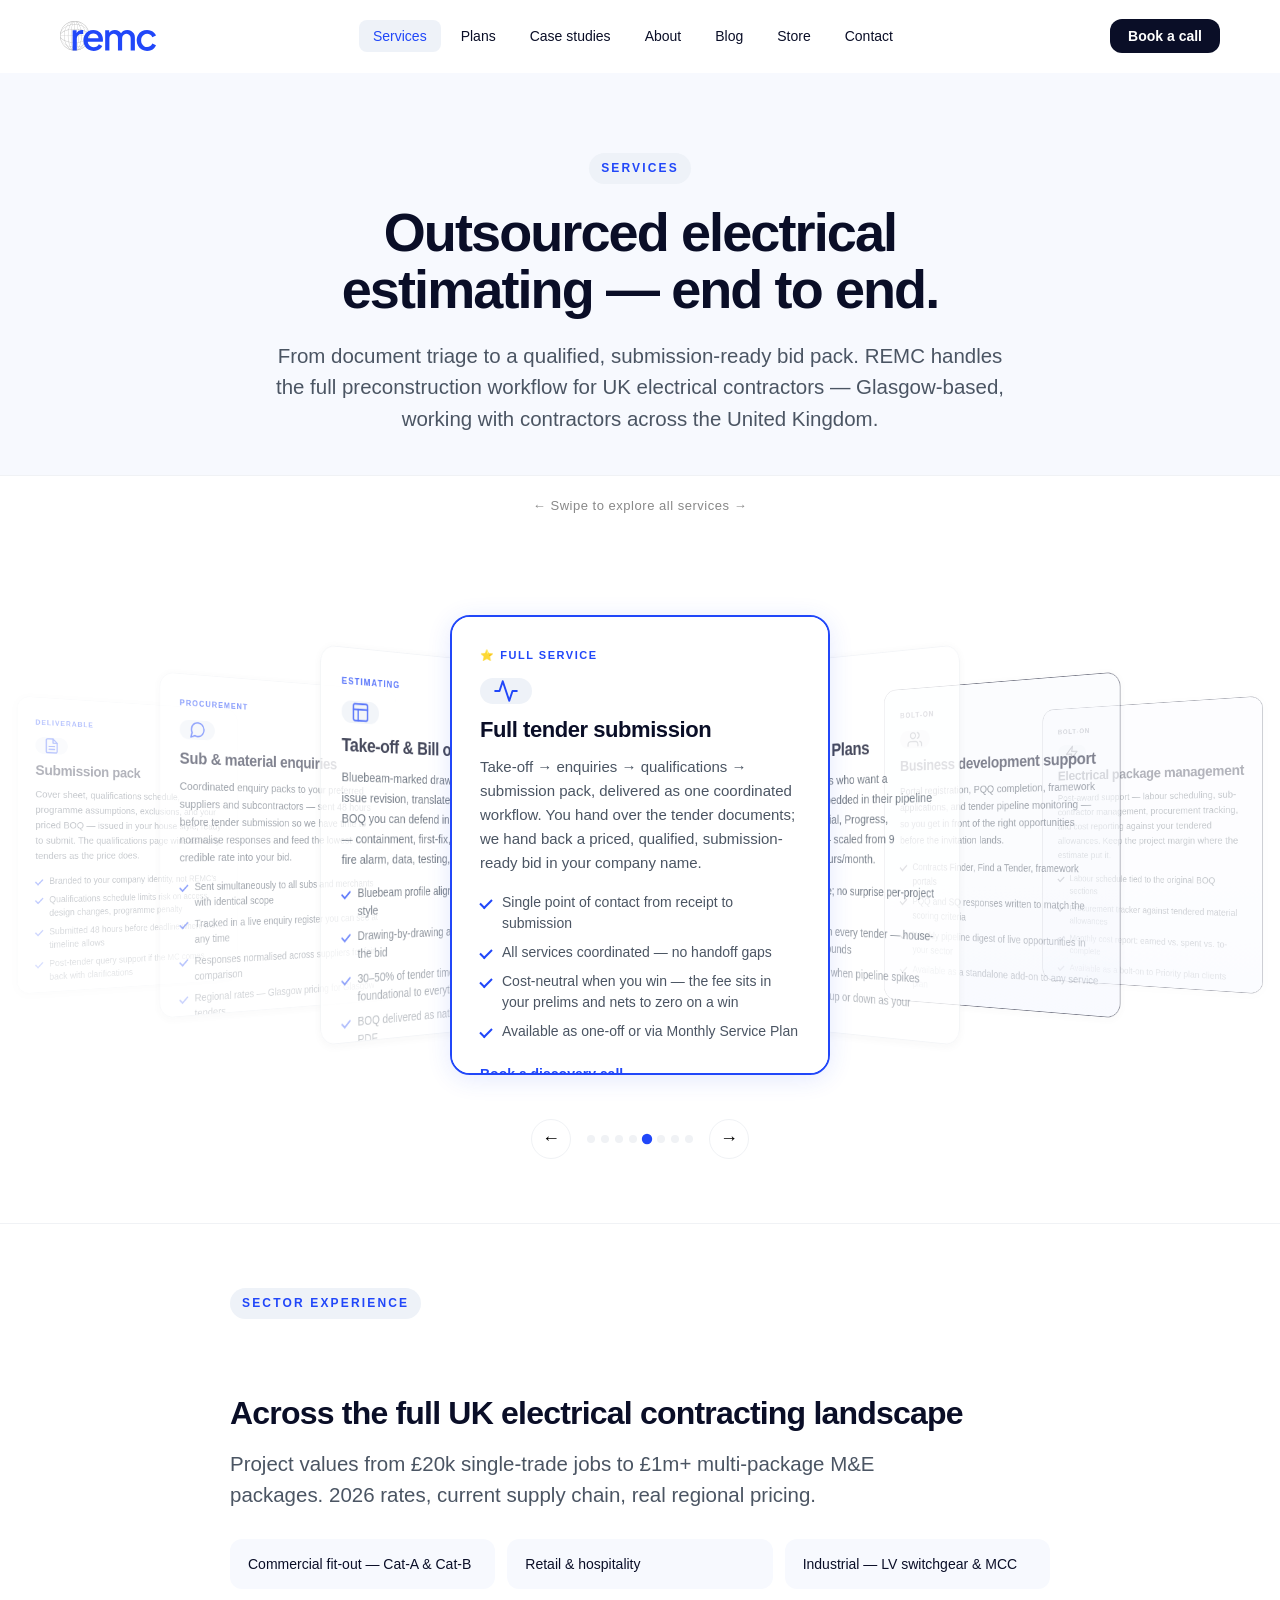
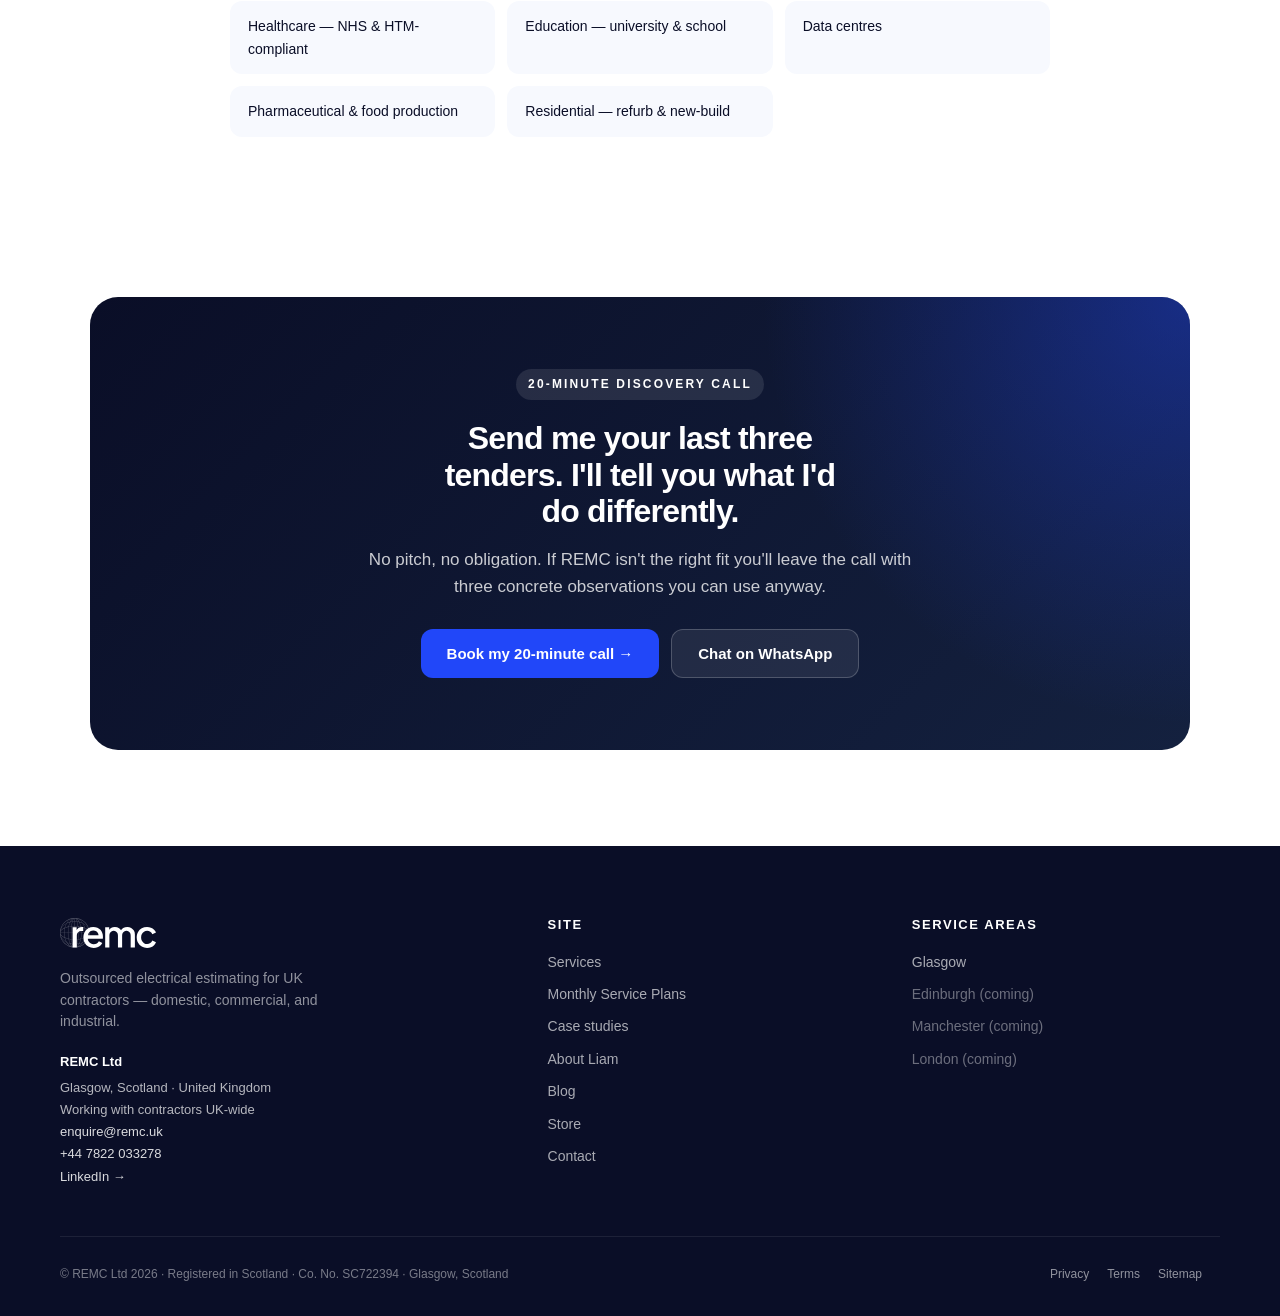
<file: services.html>
<!DOCTYPE html>
<html lang="en">
<head>
  <meta charset="UTF-8">
  <meta name="viewport" content="width=device-width, initial-scale=1.0">
  <title>Services | REMC — Outsourced Electrical Estimating UK</title>
  <meta name="description" content="Full outsourced electrical estimating service for UK contractors. Take-off, BOQ, sub enquiries, qualifications, submission packs. Glasgow-based, UK-wide.">
  <link rel="canonical" href="https://remc.uk/services/">

  <meta property="og:type" content="website">
  <meta property="og:title" content="Services | Outsourced Electrical Estimating UK | REMC">
  <meta property="og:description" content="The full outsourced electrical estimating workflow REMC delivers — from take-off to submission-ready bid pack.">
  <meta property="og:url" content="https://remc.uk/services/">
  <meta name="twitter:card" content="summary_large_image">

  <link rel="preconnect" href="https://fonts.googleapis.com">
  <link rel="preconnect" href="https://fonts.gstatic.com" crossorigin>
  <link href="https://fonts.googleapis.com/css2?family=Space+Grotesk:wght@400;500;600;700&display=swap" rel="stylesheet">

  <link href="https://assets.calendly.com/assets/external/widget.css" rel="stylesheet">
  <script src="https://assets.calendly.com/assets/external/widget.js" async></script>

  <script type="application/ld+json">
  {
    "@context": "https://schema.org",
    "@type": "Service",
    "serviceType": "Outsourced Electrical Estimating",
    "provider": { "@type": "Organization", "name": "REMC Ltd", "url": "https://remc.uk" },
    "areaServed": { "@type": "Country", "name": "United Kingdom" },
    "description": "Outsourced electrical estimating and preconstruction service for UK contractors. Take-off, BOQ, sub enquiries, qualifications, and submission packs."
  }
  </script>

  <link rel="stylesheet" href="styles.css">
  <style>
    body { font-family: -apple-system, BlinkMacSystemFont, 'SF Pro Text', 'SF Pro Display', 'Helvetica Neue', Helvetica, Arial, sans-serif; color: var(--body); background: var(--bg); line-height: 1.6; font-size: 17px; -webkit-font-smoothing: antialiased; -moz-osx-font-smoothing: grayscale; }
    h1, h2, h3, h4 { font-family: -apple-system, BlinkMacSystemFont, 'SF Pro Display', sans-serif; color: var(--ink); font-weight: 700; line-height: 1.15; letter-spacing: -0.025em; }
    h1 { font-size: clamp(36px, 5vw, 54px); font-weight: 800; letter-spacing: -0.035em; line-height: 1.05; }
    h2 { font-size: clamp(24px, 3vw, 32px); margin: 56px 0 16px; letter-spacing: -0.025em; }
    h3 { font-size: clamp(18px, 2vw, 22px); margin: 0 0 12px; }
    p { margin: 0 0 18px; }
    p:last-child { margin-bottom: 0; }

    .container-narrow { max-width: 900px; margin: 0 auto; padding: 0 24px; }
    @media (min-width: 768px) { .container-narrow { padding: 0 40px; } }

    .lead { font-size: clamp(18px, 1.6vw, 22px); color: var(--body); line-height: 1.55; max-width: 64ch; }

    .page-hero { padding: 80px 0 40px; background: var(--brand-soft); border-bottom: 1px solid var(--divider-soft); text-align: center; }
    .page-hero h1 { margin: 0 auto 22px; max-width: 22ch; }
    .page-hero .lead { margin: 0 auto; }

    /* ── Carousel ── */
    .carousel-hint { text-align: center; font-size: 13px; color: var(--body-muted, #888); padding: 20px 0 4px; letter-spacing: 0.04em; }
    .carousel-section { padding: 56px 0 64px; overflow: hidden; }
    /* Cover Flow 3D stage — cards are absolutely positioned and placed in 3D by JS */
    .carousel-track {
      position: relative;
      height: 500px;
      margin: 0 auto;
      perspective: 1600px;
      touch-action: pan-y;
      outline: none;
    }
    .c-card {
      position: absolute; top: 50%; left: 50%;
      width: clamp(260px, 82vw, 380px);
      height: 460px;
      box-sizing: border-box;
      background: #fff;
      border: 1.5px solid var(--divider-soft, #e8eaf0);
      border-radius: 20px;
      padding: 30px 28px 26px;
      display: flex; flex-direction: column; gap: 13px;
      overflow: hidden;
      box-shadow: 0 2px 12px rgba(0,0,0,.04);
      transform-origin: center center;
      backface-visibility: hidden;
      transition: transform .55s cubic-bezier(.22,.61,.28,1), opacity .5s ease, box-shadow .3s ease;
      will-change: transform, opacity;
    }
    .c-card:not(.is-active) { cursor: pointer; }
    .c-card.is-active {
      overflow-y: auto;
      scrollbar-width: none;
      box-shadow: 0 16px 44px rgba(13,28,59,.18);
    }
    .c-card.is-active::-webkit-scrollbar { display: none; }
    /* soft bottom fade hints at clipped copy on the tilted side cards */
    .c-card:not(.is-active)::after {
      content: ''; position: absolute; inset: 0; border-radius: 20px;
      background: linear-gradient(180deg, rgba(255,255,255,0) 62%, rgba(255,255,255,.6) 100%);
      pointer-events: none;
    }
    .c-card.is-bolton:not(.is-active)::after {
      background: linear-gradient(180deg, rgba(240,243,255,0) 62%, rgba(240,243,255,.65) 100%);
    }
    @media (prefers-reduced-motion: reduce) {
      .c-card { transition: opacity .3s ease; }
    }
    .c-card.is-featured {
      border-color: var(--brand, #2147f9);
      border-width: 2px;
      box-shadow: 0 4px 24px rgba(33,71,249,.12);
    }
    .c-card.is-bolton {
      background: var(--brand-soft, #f0f3ff);
      border-color: var(--ink, #0d1c3b);
    }
    .c-card-label {
      font-size: 11px; font-weight: 700; text-transform: uppercase;
      letter-spacing: 0.14em; color: var(--brand, #2147f9);
    }
    .c-card.is-bolton .c-card-label { color: var(--ink, #0d1c3b); }
    .c-card-icon {
      width: 52px; height: 52px;
      background: var(--brand-tint, #eef0ff); color: var(--brand, #2147f9);
      border-radius: 14px;
      display: flex; align-items: center; justify-content: center;
    }
    .c-card.is-bolton .c-card-icon { background: rgba(13,28,59,.08); color: var(--ink, #0d1c3b); }
    .c-card-icon svg { width: 26px; height: 26px; }
    .c-card h3 { font-size: clamp(18px, 2vw, 22px); margin: 0; letter-spacing: -0.02em; }
    .c-card p { font-size: 15px; color: var(--body, #444); line-height: 1.6; margin: 0; }
    .c-key-list { list-style: none; padding: 0; margin: 4px 0 0; display: flex; flex-direction: column; gap: 8px; }
    .c-key-list li {
      position: relative; padding-left: 22px;
      font-size: 14px; color: var(--body, #444); line-height: 1.5;
    }
    .c-key-list li::before {
      content: ''; position: absolute; left: 0; top: 7px;
      width: 10px; height: 5px;
      border-left: 2px solid var(--brand, #2147f9);
      border-bottom: 2px solid var(--brand, #2147f9);
      transform: rotate(-45deg);
    }
    .c-card.is-bolton .c-key-list li::before { border-color: var(--ink, #0d1c3b); }
    .c-card-cta {
      display: inline-block; margin-top: auto; padding-top: 8px;
      font-size: 14px; font-weight: 600; color: var(--brand, #2147f9);
      border-bottom: 1px solid currentColor; padding-bottom: 2px; align-self: flex-start;
      text-decoration: none;
    }
    .c-card.is-bolton .c-card-cta { color: var(--ink, #0d1c3b); }
    .carousel-controls {
      display: flex; align-items: center; justify-content: center; gap: 16px;
      margin-top: 24px;
    }
    .carousel-arrow {
      width: 40px; height: 40px; border-radius: 50%;
      border: 1.5px solid var(--divider-soft, #e8eaf0);
      background: #fff; cursor: pointer; font-size: 18px;
      display: flex; align-items: center; justify-content: center;
      transition: border-color .15s, background .15s;
    }
    .carousel-arrow:hover { border-color: var(--brand, #2147f9); background: var(--brand-tint, #eef0ff); }
    .carousel-dots { display: flex; gap: 6px; }
    .carousel-dot {
      width: 8px; height: 8px; border-radius: 50%;
      background: var(--divider-soft, #e0e2ea); cursor: pointer;
      border: none; transition: background .2s, transform .2s;
    }
    .carousel-dot.active { background: var(--brand, #2147f9); transform: scale(1.3); }

    /* ── Sector experience ── */
    .sector-section { padding: 64px 0; border-top: 1px solid var(--divider-soft, #e8eaf0); }
    .sector-grid { display: grid; grid-template-columns: repeat(auto-fit, minmax(200px, 1fr)); gap: 12px; margin-top: 28px; }
    .sector-chip {
      background: var(--brand-soft, #f0f3ff); border-radius: 12px;
      padding: 14px 18px; font-size: 14px; font-weight: 500; color: var(--ink, #0d1c3b);
    }

    .cta-banner { max-width: 1100px; margin: 0 auto; padding: 72px 40px; background: linear-gradient(135deg, var(--ink) 0%, #14213f 100%); color: white; border-radius: 28px; text-align: center; position: relative; overflow: hidden; }
    .cta-banner h2 { color: white; margin: 0 0 16px; max-width: 22ch; margin-left: auto; margin-right: auto; }
    .cta-banner p { color: rgba(255,255,255,0.78); font-size: 17px; max-width: 60ch; margin: 0 auto 28px; }
    .footer-brand .nap { margin-top: 18px; font-size: 13px; line-height: 1.7; color: rgba(255,255,255,0.7); }
    .footer-brand .nap strong { color: white; display: block; margin-bottom: 4px; }
    .footer-brand .nap a { color: rgba(255,255,255,0.85); display: block; font-size: 13px; }
  </style>
</head>
<body>

  <svg style="display:none">
    <symbol id="globe" viewBox="0 0 100 100">
      <circle cx="50" cy="50" r="48"/><ellipse cx="50" cy="50" rx="48" ry="22"/>
      <ellipse cx="50" cy="50" rx="48" ry="10"/><line x1="50" y1="2" x2="50" y2="98"/>
      <ellipse cx="50" cy="50" rx="24" ry="48"/><ellipse cx="50" cy="50" rx="10" ry="48"/>
    </symbol>
  </svg>

  <header id="header">
    <div class="container">
      <nav class="nav">
        <a href="index.html" class="logo" aria-label="REMC — home"><img src="logo.svg" alt="REMC" class="logo-img" width="96" height="30"></a>
        <ul class="nav-links">
          <li><a href="services.html" class="active">Services</a></li>
          <li><a href="plans.html">Plans</a></li>
          <li><a href="case-studies.html">Case studies</a></li>
          <li><a href="about.html">About</a></li>
          <li><a href="blog.html">Blog</a></li>
          <li><a href="store.html">Store</a></li>
          <li><a href="contact.html">Contact</a></li>
        </ul>
        <a href="contact.html" class="btn btn-primary" style="display:none;" id="navCta">Book a call</a>
        <button class="nav-toggle" id="navToggle" aria-expanded="false" aria-controls="navDrawer" aria-label="Open menu">
          <span></span><span></span><span></span>
        </button>
      </nav>
    </div>
    <div class="nav-drawer" id="navDrawer">
      <ul >
          <li><a href="services.html" class="active">Services</a></li>
          <li><a href="plans.html">Plans</a></li>
          <li><a href="case-studies.html">Case studies</a></li>
          <li><a href="about.html">About</a></li>
          <li><a href="blog.html">Blog</a></li>
          <li><a href="store.html">Store</a></li>
          <li><a href="contact.html">Contact</a></li>
        </ul>
      <a href="contact.html" class="btn btn-primary drawer-cta">Book a call</a>
    </div>
  </header>

  <section class="page-hero">
    <div class="container-narrow">
      <span class="eyebrow">Services</span>
      <h1>Outsourced electrical estimating — end to end.</h1>
      <p class="lead">From document triage to a qualified, submission-ready bid pack. REMC handles the full preconstruction workflow for UK electrical contractors — Glasgow-based, working with contractors across the United Kingdom.</p>
    </div>
  </section>

  <p class="carousel-hint">← Swipe to explore all services →</p>

  <section class="carousel-section">
    <div class="carousel-track" id="carouselTrack">

      <!-- Card 1: One-off tenders -->
      <article class="c-card" id="one-off-tenders">
        <span class="c-card-label">One-off</span>
        <div class="c-card-icon">
          <svg viewBox="0 0 24 24" fill="none" stroke="currentColor" stroke-width="1.8" stroke-linecap="round" stroke-linejoin="round"><circle cx="12" cy="12" r="10"/><polyline points="12 6 12 12 16 14"/></svg>
        </div>
        <h3>One-off tenders</h3>
        <p>Need a single bid priced this week? Send the documents over and we'll quote a fixed fee, accept or decline within 24 hours, and turn the tender around in time for your submission deadline.</p>
        <ul class="c-key-list">
          <li>Fixed-fee quoted within 24 hours of brief</li>
          <li>Cost-neutral when you win — build the fee into your tender prelims so it's recovered in the price</li>
          <li>Same delivery standard as our retainer clients</li>
          <li>Easy to upgrade to a Monthly Service Plan if REMC fits</li>
        </ul>
        <a href="contact.html" class="c-card-cta">Discuss a one-off tender →</a>
      </article>

      <!-- Card 2: Submission pack -->
      <article class="c-card" id="submission-pack">
        <span class="c-card-label">Deliverable</span>
        <div class="c-card-icon">
          <svg viewBox="0 0 24 24" fill="none" stroke="currentColor" stroke-width="1.8" stroke-linecap="round" stroke-linejoin="round"><path d="M14 2H6a2 2 0 0 0-2 2v16a2 2 0 0 0 2 2h12a2 2 0 0 0 2-2V8z"/><polyline points="14 2 14 8 20 8"/><line x1="16" y1="13" x2="8" y2="13"/><line x1="16" y1="17" x2="8" y2="17"/></svg>
        </div>
        <h3>Submission pack</h3>
        <p>Cover sheet, qualifications schedule, programme assumptions, exclusions, and your priced BOQ — issued in your house style, ready to submit. The qualifications page wins as many tenders as the price does.</p>
        <ul class="c-key-list">
          <li>Branded to your company identity, not REMC's</li>
          <li>Qualifications schedule limits risk on access, design changes, programme penalty</li>
          <li>Submitted 48 hours before deadline where the timeline allows</li>
          <li>Post-tender query support if the MC comes back with clarifications</li>
        </ul>
      </article>

      <!-- Card 3: Sub & material enquiries -->
      <article class="c-card" id="sub-material-enquiries">
        <span class="c-card-label">Procurement</span>
        <div class="c-card-icon">
          <svg viewBox="0 0 24 24" fill="none" stroke="currentColor" stroke-width="1.8" stroke-linecap="round" stroke-linejoin="round"><path d="M21 11.5a8.38 8.38 0 0 1-.9 3.8 8.5 8.5 0 0 1-7.6 4.7 8.38 8.38 0 0 1-3.8-.9L3 21l1.9-5.7a8.38 8.38 0 0 1-.9-3.8 8.5 8.5 0 0 1 4.7-7.6 8.38 8.38 0 0 1 3.8-.9h.5a8.48 8.48 0 0 1 8 8v.5z"/></svg>
        </div>
        <h3>Sub &amp; material enquiries</h3>
        <p>Coordinated enquiry packs to your preferred suppliers and subcontractors — sent 48 hours before tender submission so we have time to normalise responses and feed the lowest credible rate into your bid.</p>
        <ul class="c-key-list">
          <li>Sent simultaneously to all subs and merchants with identical scope</li>
          <li>Tracked in a live enquiry register you can see at any time</li>
          <li>Responses normalised across suppliers for fair comparison</li>
          <li>Regional rates — Glasgow pricing for Glasgow tenders</li>
        </ul>
      </article>

      <!-- Card 4: Take-off & BOM -->
      <article class="c-card" id="takeoff-boq">
        <span class="c-card-label">Estimating</span>
        <div class="c-card-icon">
          <svg viewBox="0 0 24 24" fill="none" stroke="currentColor" stroke-width="1.8" stroke-linecap="round" stroke-linejoin="round"><rect x="3" y="3" width="18" height="18" rx="2"/><line x1="3" y1="9" x2="21" y2="9"/><line x1="9" y1="21" x2="9" y2="9"/></svg>
        </div>
        <h3>Take-off &amp; Bill of Quantities</h3>
        <p>Bluebeam-marked drawings, audited against the issue revision, translated into a clean, sectioned BOQ you can defend in any post-tender review — containment, first-fix, second-fix, distribution, fire alarm, data, testing, prelims.</p>
        <ul class="c-key-list">
          <li>Bluebeam profile aligned to your house markup style</li>
          <li>Drawing-by-drawing audit trail issued alongside the bid</li>
          <li>30–50% of tender time spent here — foundational to everything else</li>
          <li>BOQ delivered as native Excel, not a flattened PDF</li>
        </ul>
      </article>

      <!-- Card 5: Full tender submission (featured) -->
      <article class="c-card is-featured" id="full-tender">
        <span class="c-card-label">⭐ Full service</span>
        <div class="c-card-icon">
          <svg viewBox="0 0 24 24" fill="none" stroke="currentColor" stroke-width="1.8" stroke-linecap="round" stroke-linejoin="round"><polyline points="22 12 18 12 15 21 9 3 6 12 2 12"/></svg>
        </div>
        <h3>Full tender submission</h3>
        <p>Take-off → enquiries → qualifications → submission pack, delivered as one coordinated workflow. You hand over the tender documents; we hand back a priced, qualified, submission-ready bid in your company name.</p>
        <ul class="c-key-list">
          <li>Single point of contact from receipt to submission</li>
          <li>All services coordinated — no handoff gaps</li>
          <li>Cost-neutral when you win — the fee sits in your prelims and nets to zero on a win</li>
          <li>Available as one-off or via Monthly Service Plan</li>
        </ul>
        <a href="contact.html" class="c-card-cta">Book a discovery call →</a>
      </article>

      <!-- Card 6: Monthly Service Plans -->
      <article class="c-card" id="monthly-plans">
        <span class="c-card-label">Retainer</span>
        <div class="c-card-icon">
          <svg viewBox="0 0 24 24" fill="none" stroke="currentColor" stroke-width="1.8" stroke-linecap="round" stroke-linejoin="round"><polyline points="3 12 7 12 10 3 14 21 17 12 21 12"/></svg>
        </div>
        <h3>Monthly Service Plans</h3>
        <p>Four plans for contractors who want a consistent estimator embedded in their pipeline month-on-month. Essential, Progress, Enhanced and Priority — scaled from 9 hours/month up to 54 hours/month.</p>
        <ul class="c-key-list">
          <li>Predictable monthly fee; no surprise per-project invoices</li>
          <li>Consistent estimator on every tender — house-style knowledge compounds</li>
          <li>Top-up hours available when pipeline spikes</li>
          <li>30-day rolling — scale up or down as your workload changes</li>
        </ul>
        <a href="plans.html" class="c-card-cta">See the four plans →</a>
      </article>

      <!-- Card 7: Business Development (bolt-on) -->
      <article class="c-card is-bolton">
        <span class="c-card-label">Bolt-on</span>
        <div class="c-card-icon">
          <svg viewBox="0 0 24 24" fill="none" stroke="currentColor" stroke-width="1.8" stroke-linecap="round" stroke-linejoin="round"><path d="M17 21v-2a4 4 0 0 0-4-4H5a4 4 0 0 0-4 4v2"/><circle cx="9" cy="7" r="4"/><path d="M23 21v-2a4 4 0 0 0-3-3.87"/><path d="M16 3.13a4 4 0 0 1 0 7.75"/></svg>
        </div>
        <h3>Business development support</h3>
        <p>Portal registration, PQQ completion, framework applications, and tender pipeline monitoring — so you get in front of the right opportunities before the invitation lands.</p>
        <ul class="c-key-list">
          <li>Contracts Finder, Find a Tender, framework portals</li>
          <li>PQQ and SQ responses written to match the scoring criteria</li>
          <li>Weekly pipeline digest of live opportunities in your sector</li>
          <li>Available as a standalone add-on to any service plan</li>
        </ul>
        <a href="contact.html" class="c-card-cta">Ask about BD support →</a>
      </article>

      <!-- Card 8: Electrical package management (bolt-on) -->
      <article class="c-card is-bolton">
        <span class="c-card-label">Bolt-on</span>
        <div class="c-card-icon">
          <svg viewBox="0 0 24 24" fill="none" stroke="currentColor" stroke-width="1.8" stroke-linecap="round" stroke-linejoin="round"><polygon points="13 2 3 14 12 14 11 22 21 10 12 10 13 2"/></svg>
        </div>
        <h3>Electrical package management</h3>
        <p>Post-award support — labour scheduling, sub-contractor management, procurement tracking, and cost reporting against your tendered allowances. Keep the project margin where the estimate put it.</p>
        <ul class="c-key-list">
          <li>Labour schedule tied to the original BOQ sections</li>
          <li>Procurement tracker against tendered material allowances</li>
          <li>Monthly cost report: earned vs. spent vs. to-complete</li>
          <li>Available as a bolt-on to Priority plan clients</li>
        </ul>
        <a href="contact.html" class="c-card-cta">Ask about package management →</a>
      </article>

    </div>

    <div class="carousel-controls">
      <button class="carousel-arrow" id="carouselPrev" aria-label="Previous">&#8592;</button>
      <div class="carousel-dots" id="carouselDots"></div>
      <button class="carousel-arrow" id="carouselNext" aria-label="Next">&#8594;</button>
    </div>
  </section>

  <section class="sector-section">
    <div class="container-narrow">
      <span class="eyebrow">Sector experience</span>
      <h2>Across the full UK electrical contracting landscape</h2>
      <p class="lead">Project values from £20k single-trade jobs to £1m+ multi-package M&amp;E packages. 2026 rates, current supply chain, real regional pricing.</p>
      <div class="sector-grid">
        <div class="sector-chip">Commercial fit-out — Cat-A &amp; Cat-B</div>
        <div class="sector-chip">Retail &amp; hospitality</div>
        <div class="sector-chip">Industrial — LV switchgear &amp; MCC</div>
        <div class="sector-chip">Healthcare — NHS &amp; HTM-compliant</div>
        <div class="sector-chip">Education — university &amp; school</div>
        <div class="sector-chip">Data centres</div>
        <div class="sector-chip">Pharmaceutical &amp; food production</div>
        <div class="sector-chip">Residential — refurb &amp; new-build</div>
      </div>
    </div>
  </section>

  <section>
    <div class="container">
      <div class="cta-banner">
        <span class="eyebrow" style="background: rgba(255,255,255,0.1); color: white;">20-minute discovery call</span>
        <h2>Send me your last three tenders. I'll tell you what I'd do differently.</h2>
        <p>No pitch, no obligation. If REMC isn't the right fit you'll leave the call with three concrete observations you can use anyway.</p>
        <div class="ctas">
          <a href="contact.html" class="btn btn-brand">Book my 20-minute call →</a>
          <a href="https://wa.me/447822033278" target="_blank" rel="noopener" class="btn btn-ghost">Chat on WhatsApp</a>
        </div>
      </div>
    </div>
  </section>

  <footer>
    <div class="container">
      <div class="footer-grid">
        <div class="footer-brand">
          <a href="index.html" class="logo" aria-label="REMC — home"><img src="logo-white.svg" alt="REMC" class="logo-img" width="96" height="30"></a>
          <p>Outsourced electrical estimating for UK contractors — domestic, commercial, and industrial.</p>
          <div class="nap">
            <strong>REMC Ltd</strong>
            Glasgow, Scotland · United Kingdom<br>
            Working with contractors UK-wide
            <a href="mailto:enquire@remc.uk">enquire@remc.uk</a>
            <a href="https://wa.me/447822033278">+44 7822 033278</a>
            <a href="https://www.linkedin.com/company/remc-uk">LinkedIn →</a>
          </div>
        </div>
        <div>
          <h4>Site</h4>
          <ul>
            <li><a href="services.html">Services</a></li>
            <li><a href="plans.html">Monthly Service Plans</a></li>
            <li><a href="case-studies.html">Case studies</a></li>
            <li><a href="about.html">About Liam</a></li>
            <li><a href="blog.html">Blog</a></li>
            <li><a href="store.html">Store</a></li>
            <li><a href="contact.html">Contact</a></li>
          </ul>
        </div>
        <div>
          <h4>Service areas</h4>
          <ul>
            <li><a href="glasgow.html">Glasgow</a></li>
            <li style="color: rgba(255,255,255,0.4);">Edinburgh (coming)</li>
            <li style="color: rgba(255,255,255,0.4);">Manchester (coming)</li>
            <li style="color: rgba(255,255,255,0.4);">London (coming)</li>
          </ul>
        </div>
      </div>
      <div class="footer-base">
        <div>© REMC Ltd 2026 · Registered in Scotland · Co. No. SC722394 · Glasgow, Scotland</div>
        <div class="links"><a href="#">Privacy</a><a href="#">Terms</a><a href="#">Sitemap</a></div>
      </div>
    </div>
  </footer>

  <script>
    const header = document.getElementById('header');
    window.addEventListener('scroll', () => header.classList.toggle('scrolled', window.scrollY > 8));
    document.addEventListener('click', function(e) {
      const a = e.target.closest('a');
      if (!a) return;
      const text = a.textContent.trim();
      if (/^(Book a|Book my|Discuss\b|Hold my)/i.test(text)) {
        if (typeof Calendly !== 'undefined') {
          e.preventDefault();
          Calendly.initPopupWidget({url: 'https://calendly.com/enquire-remc'});
        }
      }
    });

    (function() {
      const track = document.getElementById('carouselTrack');
      const dotsEl = document.getElementById('carouselDots');
      const prevBtn = document.getElementById('carouselPrev');
      const nextBtn = document.getElementById('carouselNext');
      const cards = Array.from(track.querySelectorAll('.c-card'));
      const FEATURED = 4;   // "Full tender submission"
      const MAX_VISIBLE = 3; // cards either side of centre still rendered
      let active = FEATURED;

      const dots = cards.map((_, i) => {
        const d = document.createElement('button');
        d.className = 'carousel-dot';
        d.type = 'button';
        d.setAttribute('aria-label', 'Show service ' + (i + 1));
        d.addEventListener('click', () => go(i));
        dotsEl.appendChild(d);
        return d;
      });

      // Position every card in 3D relative to the active (centre) card.
      function layout() {
        const w = cards[0].getBoundingClientRect().width || 340;
        const spacing = Math.min(w * 0.52, 230);
        cards.forEach((card, i) => {
          const o = i - active;          // signed offset from centre
          const ao = Math.abs(o);
          const visible = ao <= MAX_VISIBLE;
          const x = o * spacing;
          const rot = o === 0 ? 0 : (o < 0 ? 44 : -44);
          const scale = o === 0 ? 1 : Math.max(0.7, 0.86 - (ao - 1) * 0.07);
          const z = o === 0 ? 0 : -ao * 90;
          card.style.transform =
            `translate(-50%, -50%) translateX(${x}px) translateZ(${z}px) rotateY(${rot}deg) scale(${scale})`;
          card.style.zIndex = String(100 - ao);
          card.style.opacity = visible ? (o === 0 ? '1' : String(Math.max(0.32, 1 - ao * 0.24))) : '0';
          card.style.pointerEvents = visible ? 'auto' : 'none';
          card.classList.toggle('is-active', o === 0);
          card.setAttribute('aria-hidden', o === 0 ? 'false' : 'true');
        });
        dots.forEach((d, i) => d.classList.toggle('active', i === active));
      }

      function go(i) {
        active = Math.max(0, Math.min(cards.length - 1, i));
        layout();
      }

      // Click a side card to bring it to the centre (but let its links work).
      cards.forEach((card, i) => {
        card.addEventListener('click', (e) => {
          if (i === active || e.target.closest('a')) return;
          e.preventDefault();
          go(i);
        });
      });

      prevBtn.addEventListener('click', () => go(active - 1));
      nextBtn.addEventListener('click', () => go(active + 1));

      // Keyboard support when the stage is focused.
      track.setAttribute('tabindex', '0');
      track.addEventListener('keydown', (e) => {
        if (e.key === 'ArrowLeft')  { e.preventDefault(); go(active - 1); }
        if (e.key === 'ArrowRight') { e.preventDefault(); go(active + 1); }
      });

      // Touch swipe.
      let startX = null;
      track.addEventListener('touchstart', (e) => { startX = e.touches[0].clientX; }, { passive: true });
      track.addEventListener('touchend', (e) => {
        if (startX === null) return;
        const dx = e.changedTouches[0].clientX - startX;
        if (Math.abs(dx) > 40) go(active + (dx < 0 ? 1 : -1));
        startX = null;
      }, { passive: true });

      let rt;
      window.addEventListener('resize', () => { clearTimeout(rt); rt = setTimeout(layout, 120); });

      layout();
    })();
  </script>

  <script id="navScript">
    (function() {
      var header = document.getElementById('header') || document.querySelector('header');
      if (header) window.addEventListener('scroll', function() { header.classList.toggle('scrolled', window.scrollY > 8); });
      var navCta = document.getElementById('navCta');
      if (navCta) {
        var mq = window.matchMedia('(min-width: 1024px)');
        navCta.style.display = mq.matches ? '' : 'none';
        mq.addEventListener('change', function(e) { navCta.style.display = e.matches ? '' : 'none'; });
      }
      var navToggle = document.getElementById('navToggle');
      var navDrawer = document.getElementById('navDrawer');
      if (navToggle && navDrawer) {
        navToggle.addEventListener('click', function() {
          var open = navDrawer.classList.toggle('is-open');
          navToggle.setAttribute('aria-expanded', open);
          document.body.style.overflow = open ? 'hidden' : '';
        });
        navDrawer.addEventListener('click', function(e) {
          if (e.target.tagName === 'A') {
            navDrawer.classList.remove('is-open');
            navToggle.setAttribute('aria-expanded', 'false');
            document.body.style.overflow = '';
          }
        });
      }
    })();
  </script>
</body>
</html>
</file>
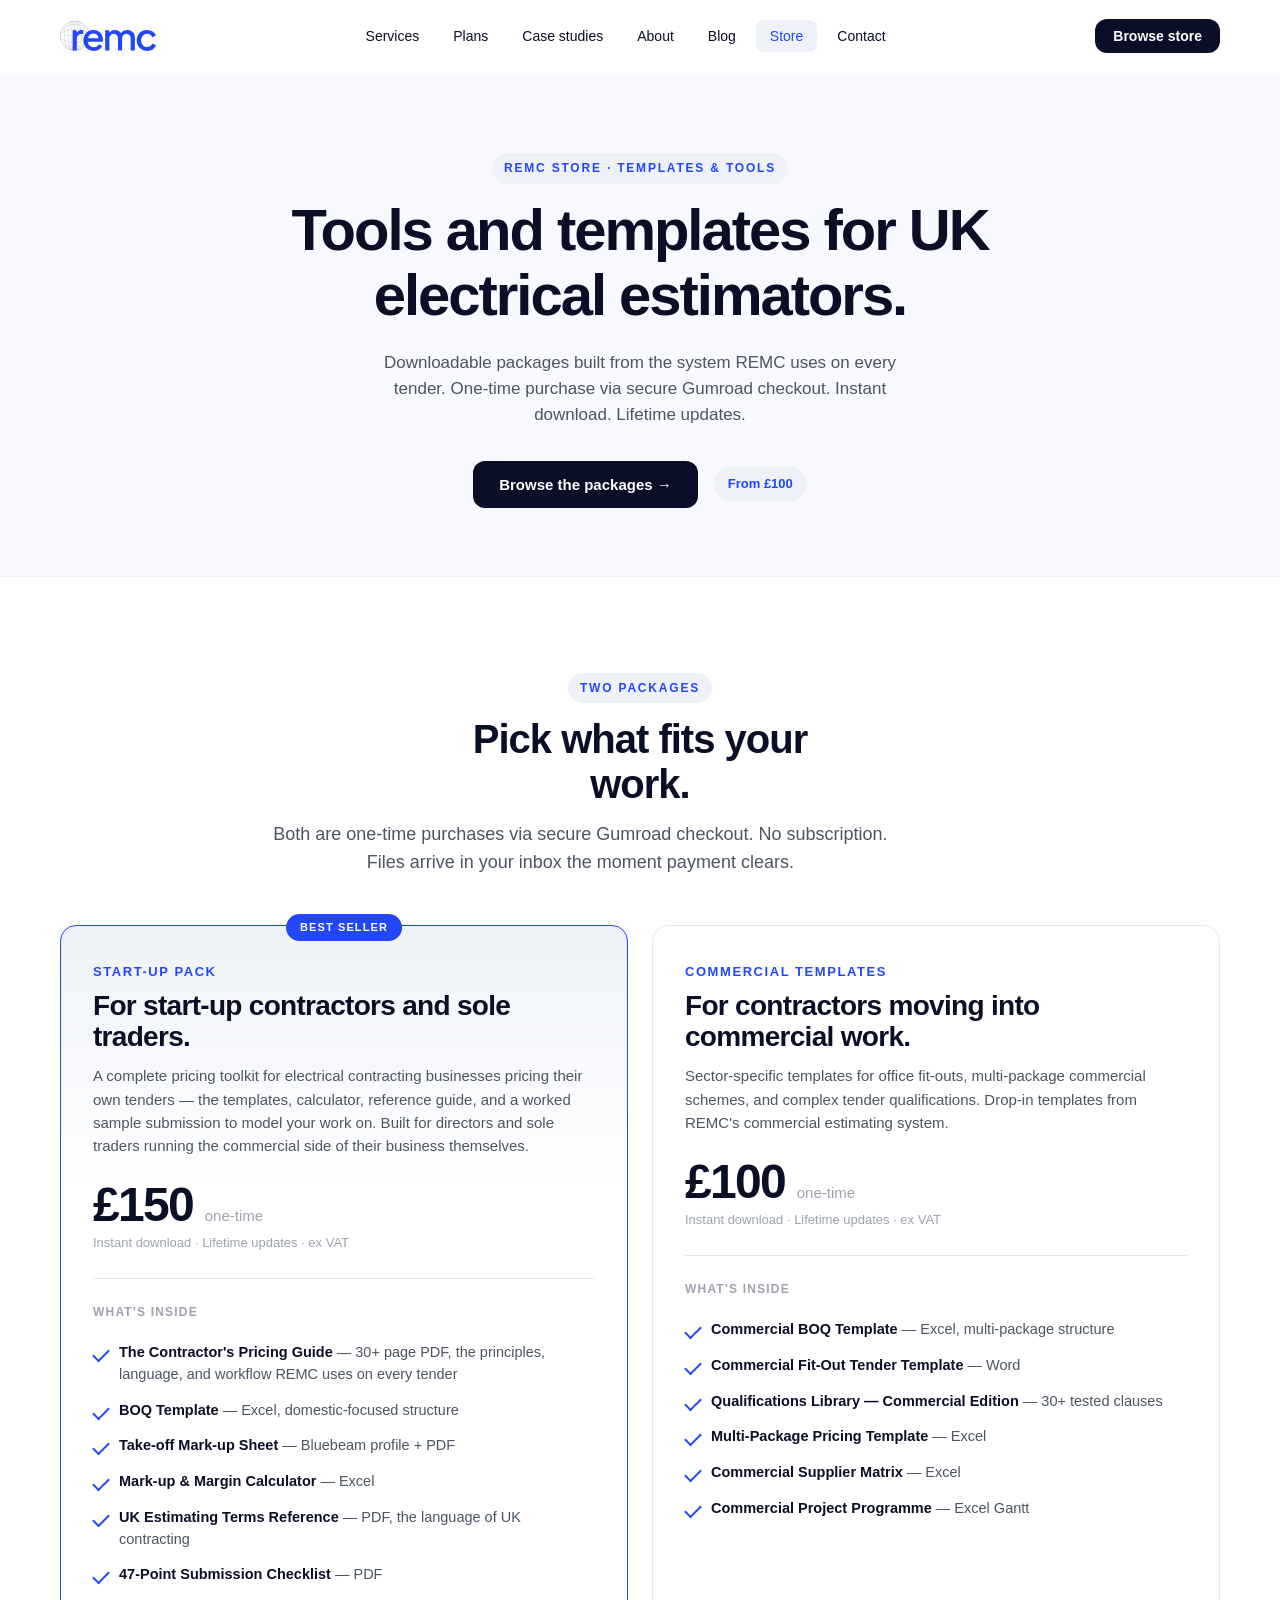
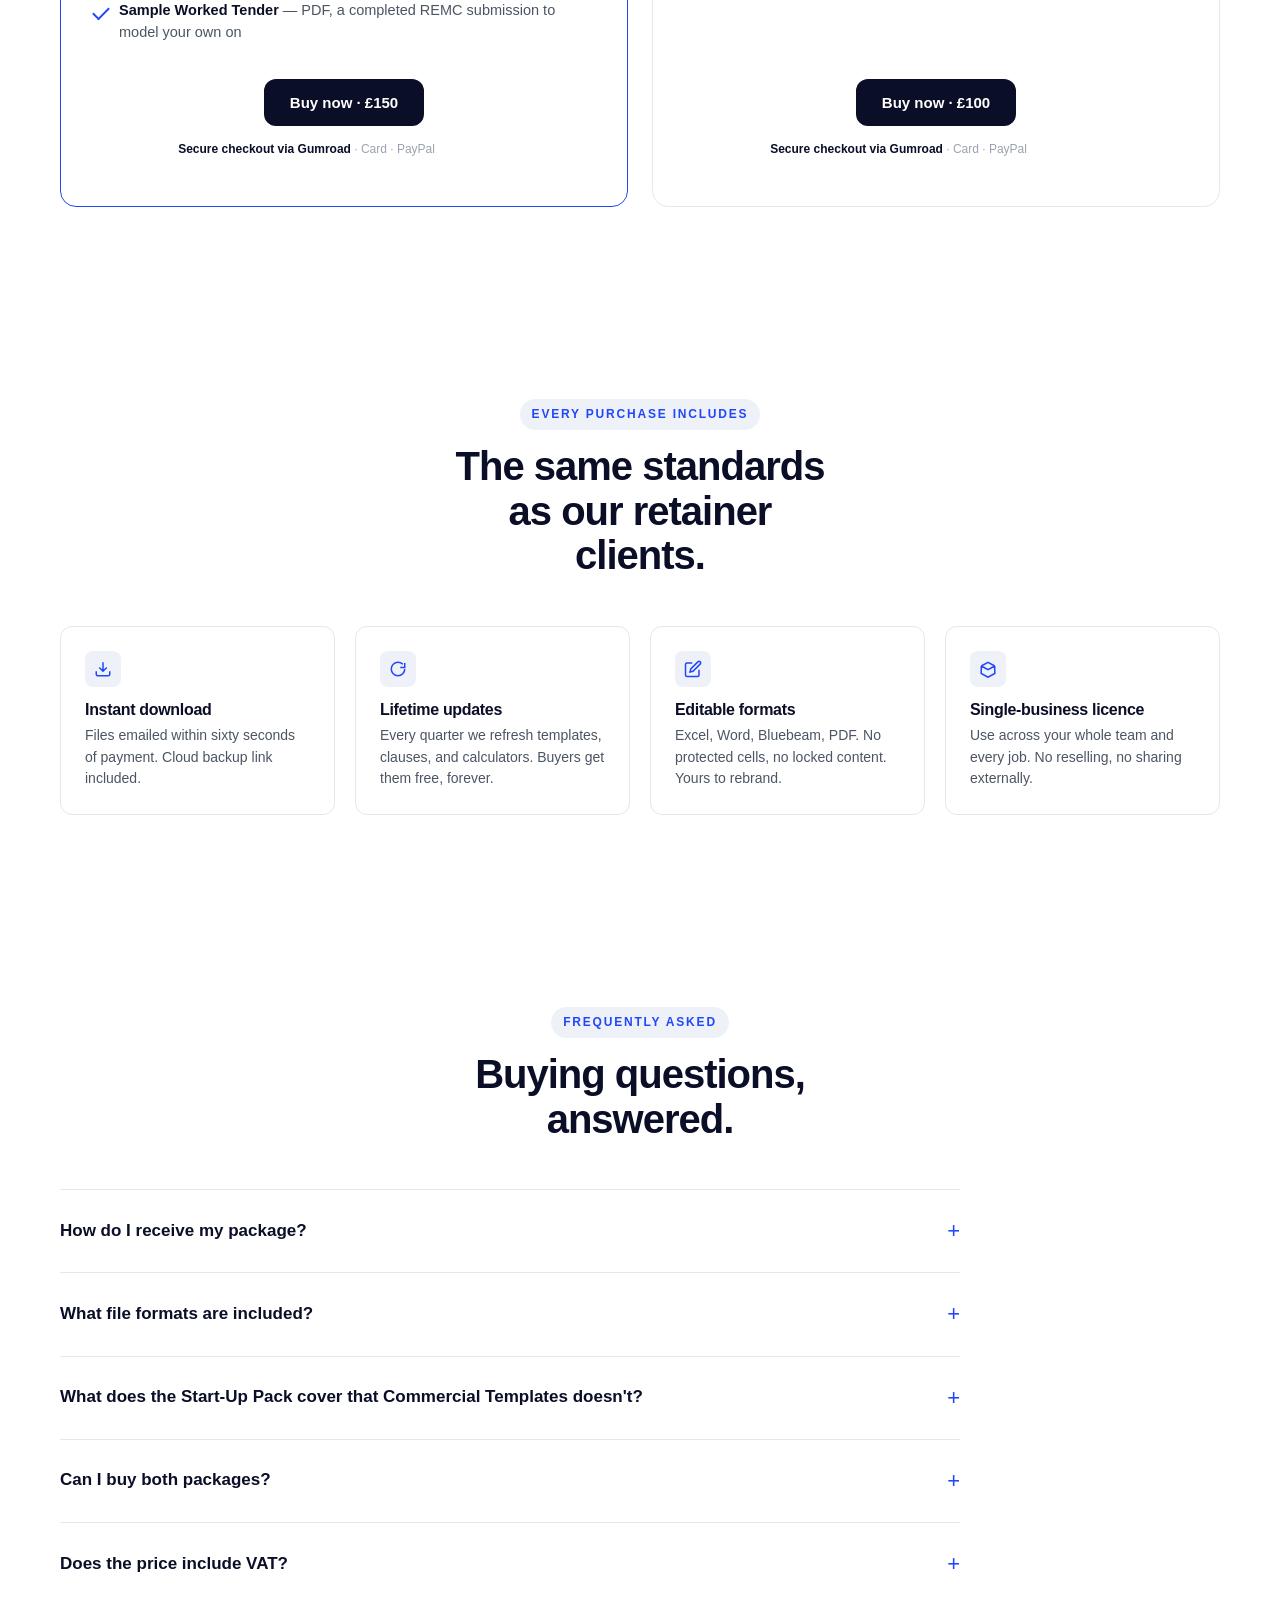
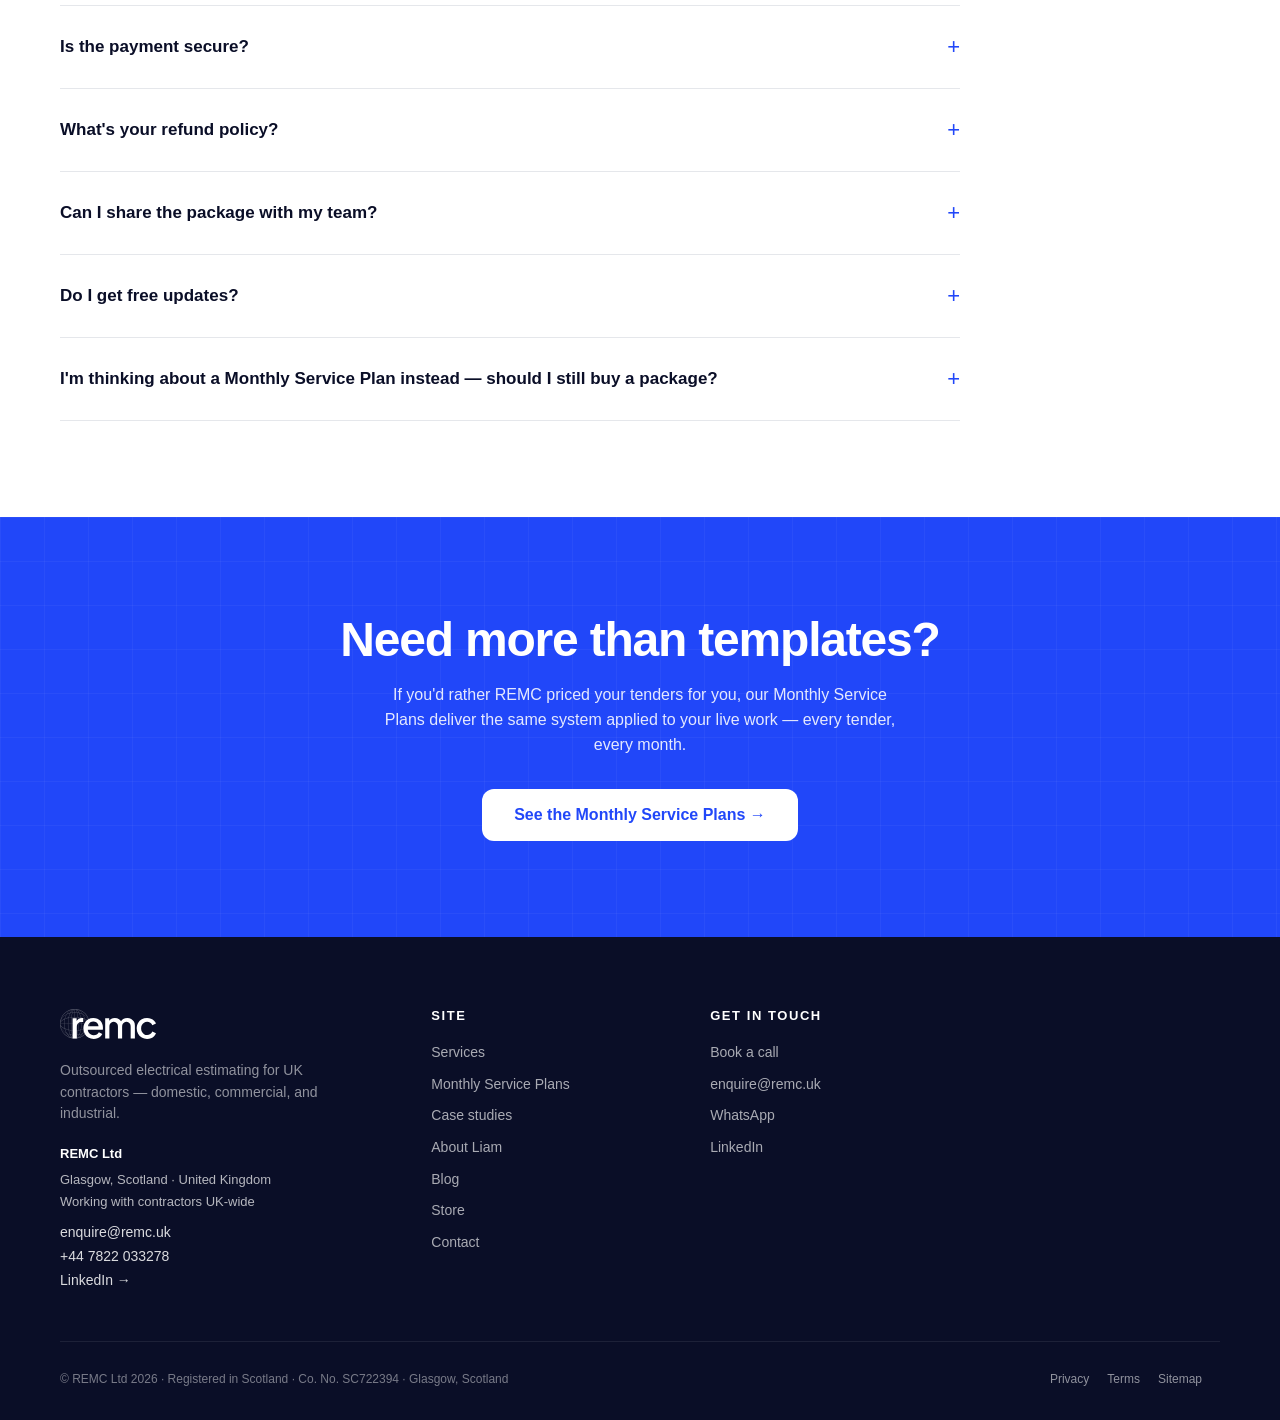
<file: store.html>
<!DOCTYPE html>
<html lang="en">
<head>
  <meta charset="UTF-8">
  <meta name="viewport" content="width=device-width, initial-scale=1.0">
  <title>Store | remc — Templates & tools for UK electrical estimators</title>
  <meta name="description" content="Downloadable estimating packages for UK start-up contractors and sole traders. Start-Up Pack £150 · Commercial Templates £100. Secure Gumroad checkout, instant download, lifetime updates.">
  <link rel="preconnect" href="https://fonts.googleapis.com">
  <link rel="preconnect" href="https://fonts.gstatic.com" crossorigin>
  <link href="https://fonts.googleapis.com/css2?family=Space+Grotesk:wght@400;500;600;700&display=swap" rel="stylesheet">

  <!-- Calendly assets -->
  <link href="https://assets.calendly.com/assets/external/widget.css" rel="stylesheet">
  <script src="https://assets.calendly.com/assets/external/widget.js" async></script>

<!--
    GO-LIVE TODO — GUMROAD SETUP:
    1. In Gumroad, create two products: "Start-Up Pack" (£150) and "Commercial Templates" (£100),
       uploading the files from _private/products/ as the product's attached files.
    2. Replace the two GUMROAD_REPLACE_... permalinks below with each product's real Gumroad
       URL (e.g. https://[yourname].gumroad.com/l/startup-pack).
    3. Gumroad hosts the files and gates download behind payment — once products are live here,
       remove _private/products/ from this repo; the files shouldn't need to live in git at all.
  -->
  <script src="https://gumroad.com/js/gumroad.js"></script>

  <link rel="stylesheet" href="styles.css">
  <style>
    body {
          font-family: -apple-system, BlinkMacSystemFont, 'SF Pro Text', 'SF Pro Display', 'Helvetica Neue', Helvetica, Arial, sans-serif;
          color: var(--body);
          background: var(--bg);
          line-height: 1.55;
          font-size: 17px;
          -webkit-font-smoothing: antialiased;
        }
    h1, h2, h3, h4 {
          font-family: -apple-system, BlinkMacSystemFont, 'SF Pro Text', 'SF Pro Display', 'Helvetica Neue', Helvetica, Arial, sans-serif;
          color: var(--ink);
          font-weight: 700;
          line-height: 1.12;
          letter-spacing: -0.02em;
        }
    h1 { font-size: clamp(38px, 5vw, 58px); letter-spacing: -0.035em; }
    h2 { font-size: clamp(28px, 3.6vw, 40px); margin-bottom: 12px; letter-spacing: -0.025em; }
    h3 { font-size: clamp(20px, 2.4vw, 26px); }
    h4 { font-size: 18px; }
    p { margin-bottom: 1em; max-width: 64ch; }
    
    
    
    .alt-bg { background: var(--bg); }
    .eyebrow {
          display: inline-block; font-size: 12px; font-weight: 600;
          text-transform: uppercase; letter-spacing: 0.15em;
          color: var(--brand); margin-bottom: 14px;
        }
    .lead { font-size: 18px; color: var(--body); max-width: 62ch; }
    
    
    
    .btn-dark { background: var(--ink); color: white; }
    .btn-dark:hover { background: #050813; }
    .btn-ghost {
          background: transparent; color: var(--ink);
          border-bottom: 1.5px solid var(--brand);
          padding: 8px 0; border-radius: 0; font-weight: 600;
        }
    .btn-ghost:hover { color: var(--brand); }
    
    
    
    
    
    
    
    
    
    
    
    .hero { padding: 80px 0 40px; min-height: 0; background: var(--brand-soft); border-bottom: 1px solid var(--divider-soft); }
    .hero-inner { max-width: 880px; margin: 0 auto; }
    .hero-inner > * { opacity: 1; animation: none; }
    .hero h1 { margin: 0 auto 22px; max-width: 24ch; }
    .hero-subhead {
          font-size: clamp(17px, 1.3vw, 19px);
          color: var(--body);
          margin: 0 auto 32px;
          max-width: 56ch;
          line-height: 1.55;
        }
    .hero-ctas { display: flex; flex-wrap: wrap; gap: 16px; align-items: center; justify-content: center; }
    .price-pill {
          display: inline-flex; align-items: center; gap: 6px;
          font-size: 13px; padding: 7px 14px;
          background: var(--brand-tint); color: var(--brand);
          border-radius: 100px; font-weight: 600;
        }
    .section-header { max-width: 740px; margin-bottom: 48px; }
    .section-header h2 { margin-bottom: 14px; }
    .products-grid {
          display: grid;
          grid-template-columns: 1fr;
          gap: 24px;
        }
    @media (min-width: 900px) { .products-grid { grid-template-columns: repeat(2, 1fr); } }
    .product-card {
          background: white;
          border: 1.5px solid var(--divider);
          border-radius: 16px;
          padding: 36px 32px;
          display: flex;
          flex-direction: column;
          transition: all 0.25s;
        }
    .product-card:hover {
          border-color: var(--brand);
          transform: translateY(-4px);
          box-shadow: 0 24px 60px rgba(32, 70, 248, 0.1);
        }
    .product-card.featured {
          border-color: var(--brand);
          background: linear-gradient(180deg, var(--brand-tint) 0%, white 30%);
          position: relative;
        }
    .product-card.featured::before {
          content: 'Best seller';
          position: absolute;
          top: -12px; left: 50%;
          transform: translateX(-50%);
          background: var(--brand);
          color: white;
          font-size: 11px;
          font-weight: 700;
          letter-spacing: 0.1em;
          text-transform: uppercase;
          padding: 5px 14px;
          border-radius: 100px;
        }
    .product-name {
          font-size: 13px; font-weight: 700;
          text-transform: uppercase; letter-spacing: 0.12em;
          color: var(--brand); margin-bottom: 8px;
        }
    .product-card h3 {
          font-size: 28px; margin-bottom: 12px;
          color: var(--ink); letter-spacing: -0.025em;
        }
    .product-tagline {
          font-size: 15px; color: var(--body);
          margin-bottom: 24px; line-height: 1.55;
          min-height: 70px;
        }
    .product-price {
          font-size: 48px; font-weight: 700; color: var(--ink);
          letter-spacing: -0.035em; font-variant-numeric: tabular-nums;
          line-height: 1; margin-bottom: 4px;
        }
    .product-price .per { font-size: 15px; font-weight: 500; color: var(--muted); letter-spacing: 0; }
    .product-subprice {
          font-size: 13px; color: var(--muted);
          margin-bottom: 24px; padding-bottom: 24px;
          border-bottom: 1px solid var(--divider);
        }
    .product-includes {
          font-size: 12px; font-weight: 700;
          text-transform: uppercase; letter-spacing: 0.1em;
          color: var(--muted); margin-bottom: 14px;
        }
    .product-features {
          list-style: none; margin: 0 0 28px;
          padding: 0; flex: 1;
        }
    .product-features li {
          font-size: 14.5px;
          padding: 7px 0 7px 26px;
          position: relative;
          color: var(--body); line-height: 1.5;
        }
    .product-features li::before {
          content: '';
          position: absolute;
          left: 0; top: 14px;
          width: 14px; height: 7px;
          border-left: 2px solid var(--brand);
          border-bottom: 2px solid var(--brand);
          transform: rotate(-45deg);
        }
    .product-features li strong { color: var(--ink); }
    .product-checkout {
          margin-bottom: 14px;
          display: flex;
          justify-content: center;
        }
    .product-meta {
          text-align: center;
          font-size: 12px;
          color: var(--muted);
        }
    .product-meta .stripe-mark {
          display: inline-flex; align-items: center; gap: 4px;
          font-weight: 600; color: var(--ink);
        }
    .includes-grid {
          display: grid;
          grid-template-columns: 1fr;
          gap: 20px;
        }
    @media (min-width: 768px) { .includes-grid { grid-template-columns: repeat(4, 1fr); } }
    .include-item {
          padding: 24px;
          background: white;
          border: 1px solid var(--divider);
          border-radius: 12px;
        }
    .include-icon {
          width: 36px; height: 36px;
          background: var(--brand-tint);
          color: var(--brand);
          border-radius: 8px;
          display: flex; align-items: center; justify-content: center;
          margin-bottom: 14px;
        }
    .include-icon svg { width: 18px; height: 18px; stroke: var(--brand); stroke-width: 2; fill: none; }
    .include-item h4 { font-size: 16px; margin-bottom: 6px; color: var(--ink); }
    .include-item p { font-size: 14px; color: var(--body); margin: 0; }
    .accordion details { border-bottom: 1px solid var(--divider); padding: 6px 0; }
    .accordion details:first-child { border-top: 1px solid var(--divider); }
    .accordion summary {
          list-style: none; cursor: pointer; padding: 18px 0;
          font-size: 17px; font-weight: 600; color: var(--ink);
          display: flex; justify-content: space-between; align-items: center; gap: 24px;
        }
    .accordion summary::-webkit-details-marker { display: none; }
    .accordion summary::after {
          content: '+'; font-size: 22px; font-weight: 400;
          color: var(--brand); flex-shrink: 0;
        }
    .accordion details[open] summary::after { content: '−'; }
    .accordion-body { padding: 0 0 22px; font-size: 15.5px; line-height: 1.65; max-width: 70ch; color: var(--body); }
    .accordion-body p { margin-bottom: 10px; }
    .final-cta {
          background: var(--brand);
          color: white;
          text-align: center;
          padding: 96px 24px;
          position: relative;
          overflow: hidden;
        }
    .final-cta::before {
          content: '';
          position: absolute; inset: 0;
          background-image:
            linear-gradient(to right, rgba(255,255,255,0.04) 1px, transparent 1px),
            linear-gradient(to bottom, rgba(255,255,255,0.04) 1px, transparent 1px);
          background-size: 44px 44px;
          pointer-events: none;
        }
    .final-cta > * { position: relative; }
    .final-cta h2 { color: white; font-size: clamp(32px, 4vw, 48px); margin-bottom: 16px; }
    .final-cta p { font-size: 16px; color: rgba(255,255,255,0.88); max-width: 60ch; margin: 0 auto 32px; }
    .final-cta .btn-white { background: white; color: var(--brand); border: none; font-size: 16px; padding: 18px 32px; }
    .final-cta .btn-white:hover { background: var(--ink); color: white; }
    @media (min-width: 768px) { .footer-grid { grid-template-columns: 1.4fr 1fr 1fr 1fr; gap: 48px; } }
    .footer-brand .contact { margin-top: 18px; font-size: 13px; color: rgba(255,255,255,0.65); line-height: 1.8; }
  </style>
</head>
<body>

  <svg style="display:none">
    <symbol id="globe" viewBox="0 0 100 100">
      <circle cx="50" cy="50" r="48"/>
      <ellipse cx="50" cy="50" rx="48" ry="22"/>
      <ellipse cx="50" cy="50" rx="48" ry="10"/>
      <line x1="50" y1="2" x2="50" y2="98"/>
      <ellipse cx="50" cy="50" rx="24" ry="48"/>
      <ellipse cx="50" cy="50" rx="10" ry="48"/>
    </symbol>
  </svg>

  <header id="header">
    <div class="container">
      <nav class="nav">
        <a href="index.html" class="logo" aria-label="REMC — home"><img src="logo.svg" alt="REMC" class="logo-img" width="96" height="30"></a>
        <ul class="nav-links">
          <li><a href="services.html">Services</a></li>
          <li><a href="plans.html">Plans</a></li>
          <li><a href="case-studies.html">Case studies</a></li>
          <li><a href="about.html">About</a></li>
          <li><a href="blog.html">Blog</a></li>
          <li><a href="store.html" class="active">Store</a></li>
          <li><a href="contact.html">Contact</a></li>
        </ul>
        <a href="#products" class="btn btn-primary">Browse store</a>
      </nav>
    </div>
  </header>

  <!-- HERO -->
  <section class="hero">
    <div class="container">
      <div class="hero-inner">
        <span class="eyebrow">REMC Store · Templates &amp; tools</span>
        <h1>Tools and templates for UK electrical estimators.</h1>
        <p class="hero-subhead">Downloadable packages built from the system REMC uses on every tender. One-time purchase via secure Gumroad checkout. Instant download. Lifetime updates.</p>
        <div class="hero-ctas">
          <a href="#products" class="btn btn-primary">Browse the packages →</a>
          <span class="price-pill">From £100</span>
        </div>
      </div>
    </div>
  </section>

  <!-- PRODUCTS -->
  <section id="products" class="alt-bg">
    <div class="container">
      <div class="section-header">
        <span class="eyebrow">Two packages</span>
        <h2>Pick what fits your work.</h2>
        <p class="lead">Both are one-time purchases via secure Gumroad checkout. No subscription. Files arrive in your inbox the moment payment clears.</p>
      </div>

      <div class="products-grid">

        <!-- START-UP PACK — £150 -->
        <article id="startup-pack" class="product-card featured">
          <div class="product-name">Start-Up Pack</div>
          <h3>For start-up contractors and sole traders.</h3>
          <p class="product-tagline">A complete pricing toolkit for electrical contracting businesses pricing their own tenders — the templates, calculator, reference guide, and a worked sample submission to model your work on. Built for directors and sole traders running the commercial side of their business themselves.</p>
          <div class="product-price">£150 <span class="per">one-time</span></div>
          <div class="product-subprice">Instant download · Lifetime updates · ex VAT</div>

          <div class="product-includes">What's inside</div>
          <ul class="product-features">
            <li><strong>The Contractor's Pricing Guide</strong> — 30+ page PDF, the principles, language, and workflow REMC uses on every tender</li>
            <li><strong>BOQ Template</strong> — Excel, domestic-focused structure</li>
            <li><strong>Take-off Mark-up Sheet</strong> — Bluebeam profile + PDF</li>
            <li><strong>Mark-up &amp; Margin Calculator</strong> — Excel</li>
            <li><strong>UK Estimating Terms Reference</strong> — PDF, the language of UK contracting</li>
            <li><strong>47-Point Submission Checklist</strong> — PDF</li>
            <li><strong>Sample Worked Tender</strong> — PDF, a completed REMC submission to model your own on</li>
          </ul>

          <div class="product-checkout">
            <!-- GUMROAD BUY BUTTON: Start-Up Pack — replace with the real product permalink -->
            <a href="https://GUMROAD_REPLACE_WITH_YOUR_USERNAME.gumroad.com/l/GUMROAD_REPLACE_STARTUP_PACK_SLUG" class="btn btn-primary gumroad-button" data-gumroad-single-product="true">Buy now · £150</a>
          </div>
          <p class="product-meta">
            <span class="stripe-mark">Secure checkout via Gumroad</span> · Card · PayPal
          </p>
        </article>

        <!-- COMMERCIAL TEMPLATES — £100 -->
        <article class="product-card">
          <div class="product-name">Commercial Templates</div>
          <h3>For contractors moving into commercial work.</h3>
          <p class="product-tagline">Sector-specific templates for office fit-outs, multi-package commercial schemes, and complex tender qualifications. Drop-in templates from REMC's commercial estimating system.</p>
          <div class="product-price">£100 <span class="per">one-time</span></div>
          <div class="product-subprice">Instant download · Lifetime updates · ex VAT</div>

          <div class="product-includes">What's inside</div>
          <ul class="product-features">
            <li><strong>Commercial BOQ Template</strong> — Excel, multi-package structure</li>
            <li><strong>Commercial Fit-Out Tender Template</strong> — Word</li>
            <li><strong>Qualifications Library — Commercial Edition</strong> — 30+ tested clauses</li>
            <li><strong>Multi-Package Pricing Template</strong> — Excel</li>
            <li><strong>Commercial Supplier Matrix</strong> — Excel</li>
            <li><strong>Commercial Project Programme</strong> — Excel Gantt</li>
          </ul>

          <div class="product-checkout">
            <!-- GUMROAD BUY BUTTON: Commercial Templates — replace with the real product permalink -->
            <a href="https://GUMROAD_REPLACE_WITH_YOUR_USERNAME.gumroad.com/l/GUMROAD_REPLACE_COMMERCIAL_SLUG" class="btn btn-primary gumroad-button" data-gumroad-single-product="true">Buy now · £100</a>
          </div>
          <p class="product-meta">
            <span class="stripe-mark">Secure checkout via Gumroad</span> · Card · PayPal
          </p>
        </article>

      </div>
    </div>
  </section>

  <!-- WHAT YOU GET WITH EVERY PURCHASE -->
  <section>
    <div class="container">
      <div class="section-header">
        <span class="eyebrow">Every purchase includes</span>
        <h2>The same standards as our retainer clients.</h2>
      </div>
      <div class="includes-grid">
        <div class="include-item">
          <div class="include-icon">
            <svg viewBox="0 0 24 24"><path d="M21 15v4a2 2 0 01-2 2H5a2 2 0 01-2-2v-4M7 10l5 5 5-5M12 15V3"/></svg>
          </div>
          <h4>Instant download</h4>
          <p>Files emailed within sixty seconds of payment. Cloud backup link included.</p>
        </div>
        <div class="include-item">
          <div class="include-icon">
            <svg viewBox="0 0 24 24"><path d="M21 12a9 9 0 11-9-9c2.5 0 4.8 1 6.5 2.7M21 4v6h-6"/></svg>
          </div>
          <h4>Lifetime updates</h4>
          <p>Every quarter we refresh templates, clauses, and calculators. Buyers get them free, forever.</p>
        </div>
        <div class="include-item">
          <div class="include-icon">
            <svg viewBox="0 0 24 24"><path d="M11 4H4a2 2 0 00-2 2v14a2 2 0 002 2h14a2 2 0 002-2v-7M18.5 2.5a2.121 2.121 0 013 3L12 15l-4 1 1-4 9.5-9.5z"/></svg>
          </div>
          <h4>Editable formats</h4>
          <p>Excel, Word, Bluebeam, PDF. No protected cells, no locked content. Yours to rebrand.</p>
        </div>
        <div class="include-item">
          <div class="include-icon">
            <svg viewBox="0 0 24 24"><path d="M3 8l9-5 9 5M3 8v10l9 5 9-5V8M3 8l9 5 9-5"/></svg>
          </div>
          <h4>Single-business licence</h4>
          <p>Use across your whole team and every job. No reselling, no sharing externally.</p>
        </div>
      </div>
    </div>
  </section>

  <!-- FAQ -->
  <section class="alt-bg">
    <div class="container">
      <div class="section-header">
        <span class="eyebrow">Frequently asked</span>
        <h2>Buying questions, answered.</h2>
      </div>
      <div class="accordion" style="max-width: 900px;">
        <details>
          <summary>How do I receive my package?</summary>
          <div class="accordion-body"><p>Instantly. Your download link is emailed to the address you check out with, within sixty seconds of payment. A permanent cloud-backup link is included so you can re-download any time — useful if you lose the files or change machines.</p></div>
        </details>
        <details>
          <summary>What file formats are included?</summary>
          <div class="accordion-body"><p>Microsoft Excel (.xlsx) for spreadsheets and calculators, Microsoft Word (.docx) for templates and clauses, PDF for printable references and checklists, and a Bluebeam Revu profile (.bpx) for the take-off workflow. Everything is editable.</p></div>
        </details>
        <details>
          <summary>What does the Start-Up Pack cover that Commercial Templates doesn't?</summary>
          <div class="accordion-body"><p>The Start-Up Pack is broader. It includes the full Contractor's Pricing Guide, a UK estimating terms reference, a worked sample tender, and all the foundational templates a start-up contractor or sole trader needs to run their own pricing function from day one. Commercial Templates is narrower and built for contractors who already have a pricing process in place — it adds the sector-specific commercial templates and clauses for office fit-outs, multi-package schemes, and complex tenders.</p></div>
        </details>
        <details>
          <summary>Can I buy both packages?</summary>
          <div class="accordion-body"><p>Yes — many start-up contractors and sole traders do exactly that, picking up the Commercial Templates alongside the Start-Up Pack so they're equipped for commercial work from day one. Check out for them separately; the templates don't overlap.</p></div>
        </details>
        <details>
          <summary>Does the price include VAT?</summary>
          <div class="accordion-body"><p>Prices shown are ex VAT. UK business customers can submit a VAT number at checkout to apply zero-rating where applicable; consumers and non-VAT-registered customers pay the listed price.</p></div>
        </details>
        <details>
          <summary>Is the payment secure?</summary>
          <div class="accordion-body"><p>Yes. Payments are processed by Gumroad, a payment processor trusted by hundreds of thousands of digital creators worldwide. Card details never touch REMC's systems. Visa, Mastercard, Amex, and PayPal are all supported.</p></div>
        </details>
        <details>
          <summary>What's your refund policy?</summary>
          <div class="accordion-body"><p>Because these are digital downloads delivered immediately, we don't offer refunds once the files have been opened. If you have a question before buying, email <a href="mailto:enquire@remc.uk">enquire@remc.uk</a> and we'll help you pick the right package.</p></div>
        </details>
        <details>
          <summary>Can I share the package with my team?</summary>
          <div class="accordion-body"><p>Yes — single-business licence. Use within your firm across your team and your jobs. The only thing not permitted is reselling, redistributing, or sharing externally with other firms.</p></div>
        </details>
        <details>
          <summary>Do I get free updates?</summary>
          <div class="accordion-body"><p>Yes. We refresh the packages every quarter — new clauses, calculator improvements, supplier list updates, template tweaks. Every buyer receives the updates by email, automatically, free, for life.</p></div>
        </details>
        <details>
          <summary>I'm thinking about a Monthly Service Plan instead — should I still buy a package?</summary>
          <div class="accordion-body"><p>If you're moving to a Monthly Service Plan, you don't need the packages — your REMC estimator uses these templates on your tenders for you. The packages are for contractors who price in-house.</p></div>
        </details>
      </div>
    </div>
  </section>

  <!-- FINAL CTA -->
  <section class="final-cta">
    <div class="container">
      <h2>Need more than templates?</h2>
      <p>If you'd rather REMC priced your tenders for you, our Monthly Service Plans deliver the same system applied to your live work — every tender, every month.</p>
      <a href="index.html#plans" class="btn btn-white">See the Monthly Service Plans →</a>
    </div>
  </section>

  <!-- FOOTER -->
  <footer>
    <div class="container">
      <div class="footer-grid">
        <div class="footer-brand">
          <a href="index.html" class="logo" aria-label="REMC — home"><img src="logo-white.svg" alt="REMC" class="logo-img" width="96" height="30"></a>
          <p>Outsourced electrical estimating for UK contractors — domestic, commercial, and industrial.</p>
          <div class="footer-nap" style="margin-top: 18px; font-size: 13px; line-height: 1.7; color: rgba(255,255,255,0.7);">
            <strong style="color: white; display: block; margin-bottom: 4px;">REMC Ltd</strong>
            Glasgow, Scotland · United Kingdom<br>
            Working with contractors UK-wide
            <a href="mailto:enquire@remc.uk" style="color: rgba(255,255,255,0.85); display: block; margin-top: 8px;">enquire@remc.uk</a>
            <a href="https://wa.me/447822033278" style="color: rgba(255,255,255,0.85); display: block;">+44 7822 033278</a>
            <a href="https://www.linkedin.com/company/remc-uk" style="color: rgba(255,255,255,0.85); display: block;">LinkedIn →</a>
          </div>
        </div>
        <div>
          <h4>Site</h4>
          <ul>
            <li><a href="services.html">Services</a></li>
            <li><a href="plans.html">Monthly Service Plans</a></li>
            <li><a href="case-studies.html">Case studies</a></li>
            <li><a href="about.html">About Liam</a></li>
            <li><a href="blog.html">Blog</a></li>
            <li><a href="store.html">Store</a></li>
            <li><a href="contact.html">Contact</a></li>
          </ul>
        </div>
        <div>
          <h4>Get in touch</h4>
          <ul>
            <li><a href="contact.html">Book a call</a></li>
            <li><a href="mailto:enquire@remc.uk">enquire@remc.uk</a></li>
            <li><a href="https://wa.me/447822033278">WhatsApp</a></li>
            <li><a href="https://www.linkedin.com/company/remc-uk">LinkedIn</a></li>
          </ul>
        </div>
      </div>
      <div class="footer-base">
        <div>© REMC Ltd 2026 · Registered in Scotland · Co. No. SC722394 · Glasgow, Scotland</div>
        <div class="links">
          <a href="#">Privacy</a><a href="#">Terms</a><a href="#">Sitemap</a>
        </div>
      </div>
    </div>
  </footer>

  <script>
    const header = document.getElementById('header');
    window.addEventListener('scroll', () => header.classList.toggle('scrolled', window.scrollY > 8));
  
    /* CALENDLY — intercept call & discuss CTAs sitewide */
    document.addEventListener('click', function(e) {
      const a = e.target.closest('a');
      if (!a) return;
      const text = a.textContent.trim();
      if (/^(Book a|Book my|Discuss\b|Hold my)/i.test(text)) {
        if (typeof Calendly !== 'undefined') {
          e.preventDefault();
          Calendly.initPopupWidget({url: 'https://calendly.com/enquire-remc'});
        }
      }
    });

  </script>
</body>
</html>
</file>
<file: styles.css>
/* =========================================================
   REMC shared design system. Edit tokens & shared components
   here once; every page links this file. Page-specific rules
   stay in each page's inline <style> and override these.
   ========================================================= */
* { margin: 0; padding: 0; box-sizing: border-box; }
    img, svg, video { max-width: 100%; min-width: 0; }
    :root {
      --brand: #2147f9; --brand-dark: #1837D6; --brand-light: #4d6dfb;
      --brand-tint: #EEF2F8; --brand-soft: #F7F9FE;
      --ink: #0a0e27; --line: #111114;
      --body: #4B5563; --muted: #9CA3AF;
      --divider: #E5E7EB; --divider-soft: #F0F2F5;
      --bg: #FFFFFF; --globe: #C7D2E2; --accent-red: #C8102E;
    }
    html { scroll-behavior: smooth; }
    body {
      font-family: -apple-system, BlinkMacSystemFont, 'SF Pro Text', 'SF Pro Display', 'Helvetica Neue', Helvetica, Arial, sans-serif;
      color: var(--body); background: var(--bg); line-height: 1.55; font-size: 17px;
      -webkit-font-smoothing: antialiased; -moz-osx-font-smoothing: grayscale;
    }
    h1, h2, h3, h4 {
      font-family: -apple-system, BlinkMacSystemFont, 'SF Pro Display', sans-serif;
      color: var(--ink); font-weight: 700; line-height: 1.05; letter-spacing: -0.035em;
    }
    h1 { font-size: clamp(40px, 7vw, 88px); font-weight: 800; letter-spacing: -0.045em; }
    h2 { font-size: clamp(28px, 4vw, 48px); letter-spacing: -0.04em; }
    h3 { font-size: clamp(20px, 2.4vw, 26px); letter-spacing: -0.025em; }
    p { margin: 0; }
    a { color: var(--ink); text-decoration: none; }

    .container { max-width: 1240px; margin: 0 auto; padding: 0 24px; }
    @media (min-width: 768px) { .container { padding: 0 40px; } }
    section { padding: 64px 0; }
    @media (min-width: 768px) { section { padding: 96px 0; } }

    .eyebrow {
      display: inline-block; font-size: 12px; font-weight: 600;
      text-transform: uppercase; letter-spacing: 0.18em;
      color: var(--brand); padding: 6px 12px;
      background: var(--brand-tint); border-radius: 100px;
      margin-bottom: 20px;
    }
    .lead { font-size: clamp(18px, 1.7vw, 22px); color: var(--body); line-height: 1.55; max-width: 60ch; }

    .btn {
      display: inline-flex; align-items: center; gap: 8px;
      padding: 16px 26px; font-weight: 600; font-size: 15px;
      border-radius: 12px; border: none; cursor: pointer;
      transition: all 0.2s ease; font-family: inherit;
      text-decoration: none; line-height: 1;
    }
    .btn-primary { background: var(--ink); color: white; }
    .btn-primary:hover { background: #050813; transform: translateY(-1px); }
    .btn-brand { background: var(--brand); color: white; }
    .btn-brand:hover { background: var(--brand-dark); transform: translateY(-1px); }
    .btn-ghost { background: white; color: var(--ink); border: 1px solid var(--divider); }
    .btn-ghost:hover { border-color: var(--ink); }
    .btn-whatsapp { background: #25D366; color: white; gap: 10px; }
    .btn-whatsapp:hover { background: #1da851; }

    .logo { display: inline-flex; align-items: center; gap: 2px; }
    .logo-img { display: block; height: 30px; width: auto; }
    .logo-globe { width: 30px; height: 30px; margin-right: -9px; z-index: 1; position: relative; }
    .logo-wordmark {
      font-family: 'Space Grotesk', sans-serif; font-weight: 700;
      font-size: 26px; color: var(--brand);
      letter-spacing: -0.05em; line-height: 1; z-index: 2; position: relative;
    }
    .logo-globe svg { width: 100%; height: 100%; }
    .logo-globe svg circle, .logo-globe svg ellipse, .logo-globe svg line {
      fill: none; stroke: var(--globe); stroke-width: 0.7;
    }
    footer .logo-wordmark { color: white; }
    footer .logo-globe svg circle, footer .logo-globe svg ellipse, footer .logo-globe svg line { stroke: rgba(255,255,255,0.35); }

    header {
      position: sticky; top: 0;
      background: rgba(255,255,255,0.85);
      backdrop-filter: saturate(180%) blur(14px);
      -webkit-backdrop-filter: saturate(180%) blur(14px);
      border-bottom: 1px solid transparent;
      z-index: 100; transition: border-color 0.3s, background 0.3s;
    }
    header.scrolled { border-bottom-color: var(--divider-soft); background: rgba(255,255,255,0.95); }
    .nav { display: flex; align-items: center; justify-content: space-between; height: 72px; }
    .nav-links { display: none; gap: 6px; list-style: none; }
    @media (min-width: 1024px) { .nav-links { display: flex; } }
    .nav-links a {
      font-size: 14px; font-weight: 500; color: var(--ink);
      padding: 8px 14px; border-radius: 8px; transition: background 0.2s;
    }
    .nav-links a:hover { background: var(--brand-tint); color: var(--brand); }
    .nav-links a.active { background: var(--brand-tint); color: var(--brand); }
    .nav .btn { padding: 10px 18px; font-size: 14px; }

    /* ── Mobile hamburger ── */
    .nav-toggle {
      display: flex; flex-direction: column; justify-content: center; gap: 5px;
      width: 40px; height: 40px; background: none; border: none; cursor: pointer;
      padding: 8px; border-radius: 8px; flex-shrink: 0;
    }
    .nav-toggle span {
      display: block; width: 22px; height: 2px;
      background: var(--ink); border-radius: 2px;
      transition: transform 0.22s ease, opacity 0.22s ease;
    }
    .nav-toggle[aria-expanded="true"] span:nth-child(1) { transform: translateY(7px) rotate(45deg); }
    .nav-toggle[aria-expanded="true"] span:nth-child(2) { opacity: 0; }
    .nav-toggle[aria-expanded="true"] span:nth-child(3) { transform: translateY(-7px) rotate(-45deg); }
    @media (min-width: 1024px) { .nav-toggle { display: none; } }

    /* Mobile nav drawer */
    .nav-drawer {
      display: none;
      position: absolute; top: 72px; left: 0; right: 0;
      background: rgba(255,255,255,0.97);
      backdrop-filter: saturate(180%) blur(14px);
      -webkit-backdrop-filter: saturate(180%) blur(14px);
      border-bottom: 1px solid var(--divider-soft);
      padding: 16px 24px 24px;
      z-index: 99;
    }
    .nav-drawer.is-open { display: block; }
    .nav-drawer ul { list-style: none; display: flex; flex-direction: column; gap: 4px; }
    .nav-drawer ul a {
      display: block; font-size: 16px; font-weight: 500; color: var(--ink);
      padding: 12px 16px; border-radius: 10px; transition: background 0.15s;
    }
    .nav-drawer ul a:hover, .nav-drawer ul a.active { background: var(--brand-tint); color: var(--brand); }
    .nav-drawer .drawer-cta { margin-top: 12px; display: block; width: 100%; text-align: center; }

    /* HERO */
    .hero {
      position: relative; overflow: hidden;
      padding: 96px 0 80px;
      text-align: center;
      min-height: 760px;
    }
    @media (min-width: 768px) { .hero { padding: 140px 0 120px; min-height: 800px; } }

    /* =========== HERO INTRO ANIMATION (switchroom video → text) =========== */
    .hero-intro {
      position: absolute; inset: 0;
      z-index: 0; pointer-events: none;
      overflow: hidden;
      /* Brand-gradient fallback shown if hero-switchroom.mp4 fails to load,
         so the hero never falls back to plain white. The video sits on top. */
      background: radial-gradient(120% 120% at 50% 0%, var(--brand-tint) 0%, var(--bg) 60%);
      animation: hero-video-fade 2.4s ease-out 6.8s forwards;
    }
    .hero-video {
      position: absolute; inset: 0;
      width: 100%; height: 100%;
      object-fit: cover; object-position: center;
      display: block;
      filter: brightness(1.08) contrast(1.2) saturate(1.05);
    }
    @keyframes hero-video-fade {
      from { opacity: 1; }
      to   { opacity: 0; visibility: hidden; }
    }

    /* Hero content — fades in as the video fades out */
    .hero-inner {
      position: relative; z-index: 1;
      max-width: 920px; margin: 0 auto;
    }
    .hero-inner > * {
      opacity: 0;
      animation: hero-reveal 1s ease-out forwards;
    }
    .hero-inner > *:nth-child(1) { animation-delay: 7.8s; }
    .hero-inner > *:nth-child(2) { animation-delay: 8.1s; }
    .hero-inner > *:nth-child(3) { animation-delay: 8.4s; }
    .hero-inner > *:nth-child(4) { animation-delay: 8.7s; }
    .hero-inner > *:nth-child(5) { animation-delay: 9.0s; }
    @keyframes hero-reveal {
      from { opacity: 0; transform: translateY(8px); }
      to   { opacity: 1; transform: translateY(0); }
    }

    .hero-badge {
      display: inline-flex; align-items: center; gap: 8px;
      padding: 6px 14px 6px 6px;
      background: white; border: 1px solid var(--divider);
      border-radius: 100px; font-size: 13px; color: var(--ink);
      margin-bottom: 28px;
    }
    .hero-badge .pill {
      background: var(--brand); color: white;
      font-size: 11px; font-weight: 700; letter-spacing: 0.06em;
      text-transform: uppercase; padding: 4px 10px; border-radius: 100px;
    }
    .hero h1 {
      margin: 0 0 24px;
      max-width: 14ch; margin-left: auto; margin-right: auto;
    }
    .cycle-wrap {
      display: inline-block; position: relative;
      height: 1.05em; vertical-align: top;
      overflow: hidden; color: var(--brand);
      line-height: 1.05; min-width: 6.5ch;
    }
    .cycle-list {
      display: block;
      animation: rotate-words 14s infinite;
      animation-delay: 8.1s;
      will-change: transform;
    }
    .cycle-list > span { display: block; height: 1.05em; line-height: 1.05; white-space: nowrap; }
    @keyframes rotate-words {
      0%, 20%  { transform: translateY(0); }
      25%, 45% { transform: translateY(-1.05em); }
      50%, 70% { transform: translateY(-2.10em); }
      75%, 95% { transform: translateY(-3.15em); }
      100%     { transform: translateY(-4.20em); }
    }
    .hero-subhead {
      font-size: clamp(18px, 1.6vw, 22px);
      color: var(--body); line-height: 1.55;
      max-width: 60ch; margin: 0 auto 32px;
    }
    .hero-subhead strong { color: var(--ink); font-weight: 600; }
    .hero-ctas { display: flex; gap: 12px; justify-content: center; flex-wrap: wrap; margin-bottom: 28px; }
    .hero-usp {
      display: inline-flex; align-items: center; gap: 10px;
      padding: 10px 18px; background: white;
      border: 1px solid var(--divider); border-radius: 100px;
      font-size: 13px; color: var(--body);
    }
    .hero-usp .dot {
      width: 8px; height: 8px; background: var(--accent-red);
      border-radius: 50%; flex-shrink: 0;
    }
    .hero-usp strong { color: var(--ink); font-weight: 600; }

    @media (prefers-reduced-motion: reduce) {
      .hero-intro { animation: none; opacity: 0; visibility: hidden; }
      .hero-video { display: none; }
      .hero-inner > * { animation: none; opacity: 1; transform: none; }
      .cycle-list { animation-delay: 0s; }
    }

    /* PLANS */
    .plans-grid { display: grid; grid-template-columns: 1fr; gap: 16px; }
    @media (min-width: 768px) { .plans-grid { grid-template-columns: repeat(4, 1fr); } }
    .plan-card {
      background: white; border: 1px solid var(--divider);
      border-radius: 20px; padding: 32px 28px;
      display: flex; flex-direction: column;
      transition: all 0.25s; position: relative;
    }
    .plan-card:hover { border-color: var(--brand); transform: translateY(-3px); }
    .plan-card.featured { background: var(--ink); color: white; border-color: var(--ink); }
    .plan-card.featured::before {
      content: 'Most popular';
      position: absolute; top: -12px; left: 50%;
      transform: translateX(-50%);
      background: var(--brand); color: white;
      font-size: 11px; font-weight: 700; letter-spacing: 0.1em;
      text-transform: uppercase; padding: 5px 14px; border-radius: 100px;
    }
    .plan-card.featured .plan-name { color: var(--brand-light); }
    .plan-card.featured h3 { color: white; }
    .plan-card.featured .plan-tag { color: rgba(255,255,255,0.7); border-color: rgba(255,255,255,0.15); }
    .plan-card.featured .plan-feat { color: rgba(255,255,255,0.85); }
    .plan-card.featured .plan-feat::before { border-color: var(--brand-light); }
    .plan-name {
      font-size: 12px; font-weight: 700; letter-spacing: 0.12em;
      text-transform: uppercase; color: var(--brand);
      margin-bottom: 10px;
    }
    .plan-card h3 { font-size: 24px; margin-bottom: 8px; }
    .plan-tag {
      display: inline-block; font-size: 13px; color: var(--muted);
      padding: 6px 12px; border: 1px solid var(--divider);
      border-radius: 100px; margin-bottom: 24px;
    }
    .plan-feats { list-style: none; padding: 0; margin: 0 0 28px; flex: 1; }
    .plan-feat {
      font-size: 14px; padding: 8px 0 8px 24px;
      position: relative; color: var(--body); line-height: 1.5;
    }
    .plan-feat::before {
      content: ''; position: absolute; left: 0; top: 14px;
      width: 12px; height: 6px;
      border-left: 2px solid var(--brand);
      border-bottom: 2px solid var(--brand);
      transform: rotate(-45deg);
    }
    .plan-cta { display: block; text-align: center; width: 100%; padding: 14px; font-size: 14px; }
    .section-header { max-width: 800px; margin: 0 auto 64px; text-align: center; }
    .section-header h2 { margin-bottom: 14px; max-width: 18ch; margin-left: auto; margin-right: auto; }

    /* SERVICES */
    .services-grid { display: grid; grid-template-columns: 1fr; gap: 18px; }
    @media (min-width: 640px) { .services-grid { grid-template-columns: repeat(2, 1fr); } }
    @media (min-width: 980px) { .services-grid { grid-template-columns: repeat(3, 1fr); } }
    .service-card { background: white; border: 1px solid var(--divider); border-radius: 20px; padding: 32px 28px; transition: all 0.25s; }
    .service-card:hover { border-color: var(--brand); transform: translateY(-3px); }
    .service-card .icon { width: 44px; height: 44px; background: var(--brand-tint); border-radius: 12px; display: flex; align-items: center; justify-content: center; color: var(--brand); margin-bottom: 18px; }
    .service-card .icon svg { width: 22px; height: 22px; }
    .service-card h3 { font-size: 20px; margin-bottom: 10px; }
    .service-card p { font-size: 15px; color: var(--body); line-height: 1.55; }

    /* CASES */
    .cases-grid { display: grid; grid-template-columns: 1fr; gap: 20px; }
    @media (min-width: 768px) { .cases-grid { grid-template-columns: 1fr 1fr; } }
    .case-card { background: white; border: 1px solid var(--divider); border-radius: 24px; padding: 36px 32px; display: flex; flex-direction: column; }
    .case-card .case-brand { font-size: 14px; font-weight: 700; color: var(--ink); letter-spacing: -0.01em; margin-bottom: 4px; }
    .case-card .case-meta { font-size: 12px; color: var(--muted); letter-spacing: 0.06em; text-transform: uppercase; margin-bottom: 16px; }
    .case-card .case-pill { display: inline-block; background: var(--brand-tint); color: var(--brand); font-size: 11px; font-weight: 700; padding: 4px 10px; border-radius: 100px; letter-spacing: 0.08em; text-transform: uppercase; margin-bottom: 18px; align-self: flex-start; }
    .case-card blockquote { font-size: 19px; line-height: 1.45; color: var(--ink); font-weight: 500; letter-spacing: -0.015em; margin: 0 0 22px; }
    .case-card .case-attrib { display: flex; align-items: center; gap: 12px; padding-top: 22px; border-top: 1px solid var(--divider-soft); margin-top: auto; }
    .case-card .case-avatar { width: 40px; height: 40px; border-radius: 50%; background: var(--brand-tint); color: var(--brand); display: flex; align-items: center; justify-content: center; font-weight: 700; font-size: 14px; flex-shrink: 0; }
    .case-card .case-name { font-size: 14px; font-weight: 600; color: var(--ink); }
    .case-card .case-role { font-size: 12px; color: var(--muted); }

    .cta-banner {
      max-width: 1200px; margin: 0 auto;
      padding: 80px 40px;
      background: linear-gradient(135deg, var(--ink) 0%, #14213f 100%);
      color: white; border-radius: 28px; text-align: center;
      position: relative; overflow: hidden;
    }
    .cta-banner::before {
      content: ''; position: absolute; top: 0; right: 0;
      width: 50%; height: 100%;
      background: radial-gradient(circle at 100% 0%, rgba(33, 71, 249, 0.4), transparent 60%);
    }
    .cta-banner > * { position: relative; }
    .cta-banner h2 { color: white; margin-bottom: 16px; max-width: 16ch; margin-left: auto; margin-right: auto; }
    .cta-banner p { color: rgba(255,255,255,0.78); font-size: 17px; max-width: 60ch; margin: 0 auto 32px; }
    .cta-banner .ctas { display: flex; gap: 12px; justify-content: center; flex-wrap: wrap; }
    .cta-banner .btn-brand { background: var(--brand); }
    .cta-banner .btn-ghost { background: rgba(255,255,255,0.08); color: white; border-color: rgba(255,255,255,0.2); }

    footer { background: var(--ink); color: rgba(255,255,255,0.7); padding: 72px 0 32px; font-size: 14px; }
    .footer-grid { display: grid; grid-template-columns: 1fr; gap: 40px; margin-bottom: 48px; }
    @media (min-width: 768px) { .footer-grid { grid-template-columns: 1.4fr 1fr 1fr; gap: 56px; } }
    footer h4 { color: white; font-size: 13px; text-transform: uppercase; letter-spacing: 0.12em; margin-bottom: 18px; font-weight: 700; }
    footer ul { list-style: none; }
    footer li { margin-bottom: 10px; }
    footer a { color: rgba(255,255,255,0.65); transition: color 0.2s; font-size: 14px; }
    footer a:hover { color: var(--brand-light); }
    .footer-brand p { font-size: 14px; max-width: 36ch; line-height: 1.55; color: rgba(255,255,255,0.55); margin-top: 14px; }
    .footer-brand .contact { margin-top: 18px; font-size: 13px; line-height: 1.8; }
    .footer-brand .contact a { color: rgba(255,255,255,0.85); display: block; }
    .footer-base { border-top: 1px solid rgba(255,255,255,0.08); padding-top: 28px; display: flex; flex-direction: column; gap: 12px; font-size: 12px; color: rgba(255,255,255,0.45); }
    @media (min-width: 768px) { .footer-base { flex-direction: row; justify-content: space-between; align-items: center; } }
    .footer-base .links a { font-size: 12px; margin-right: 18px; color: rgba(255,255,255,0.55); }
</file>
